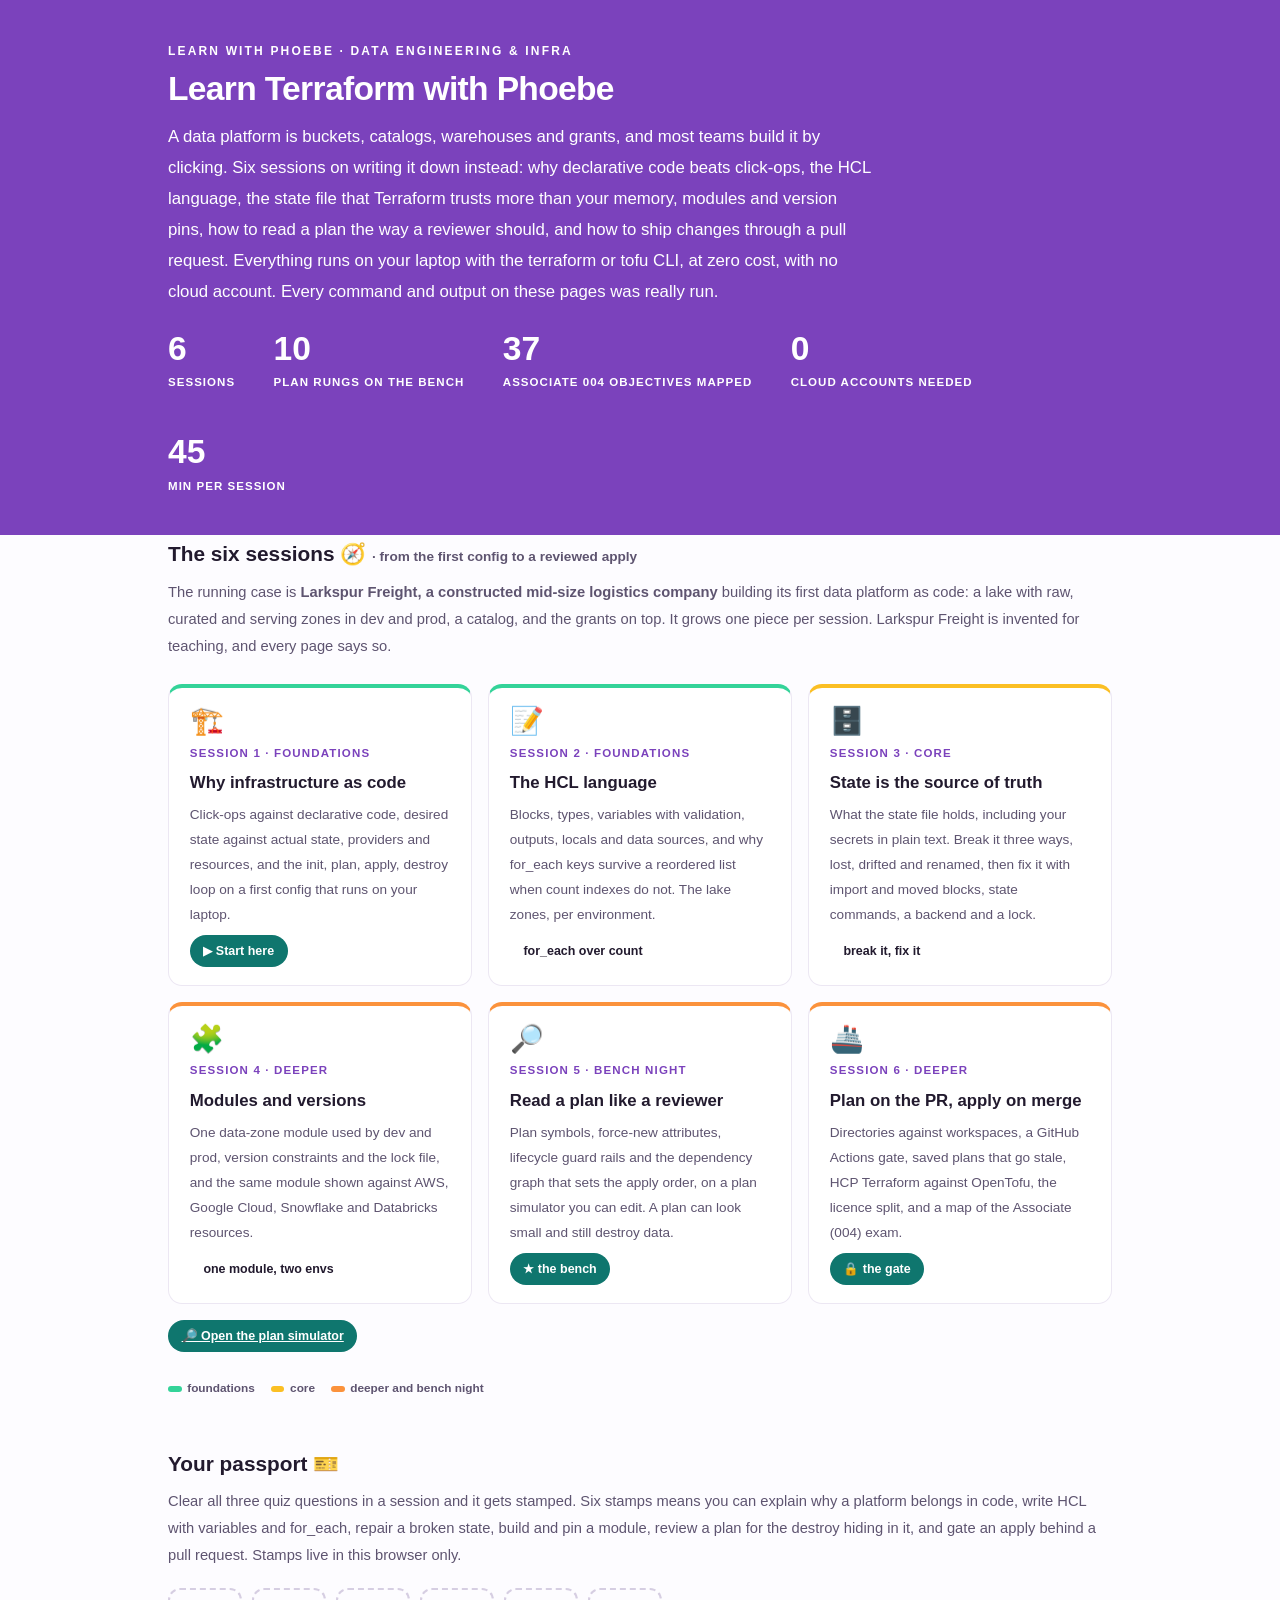
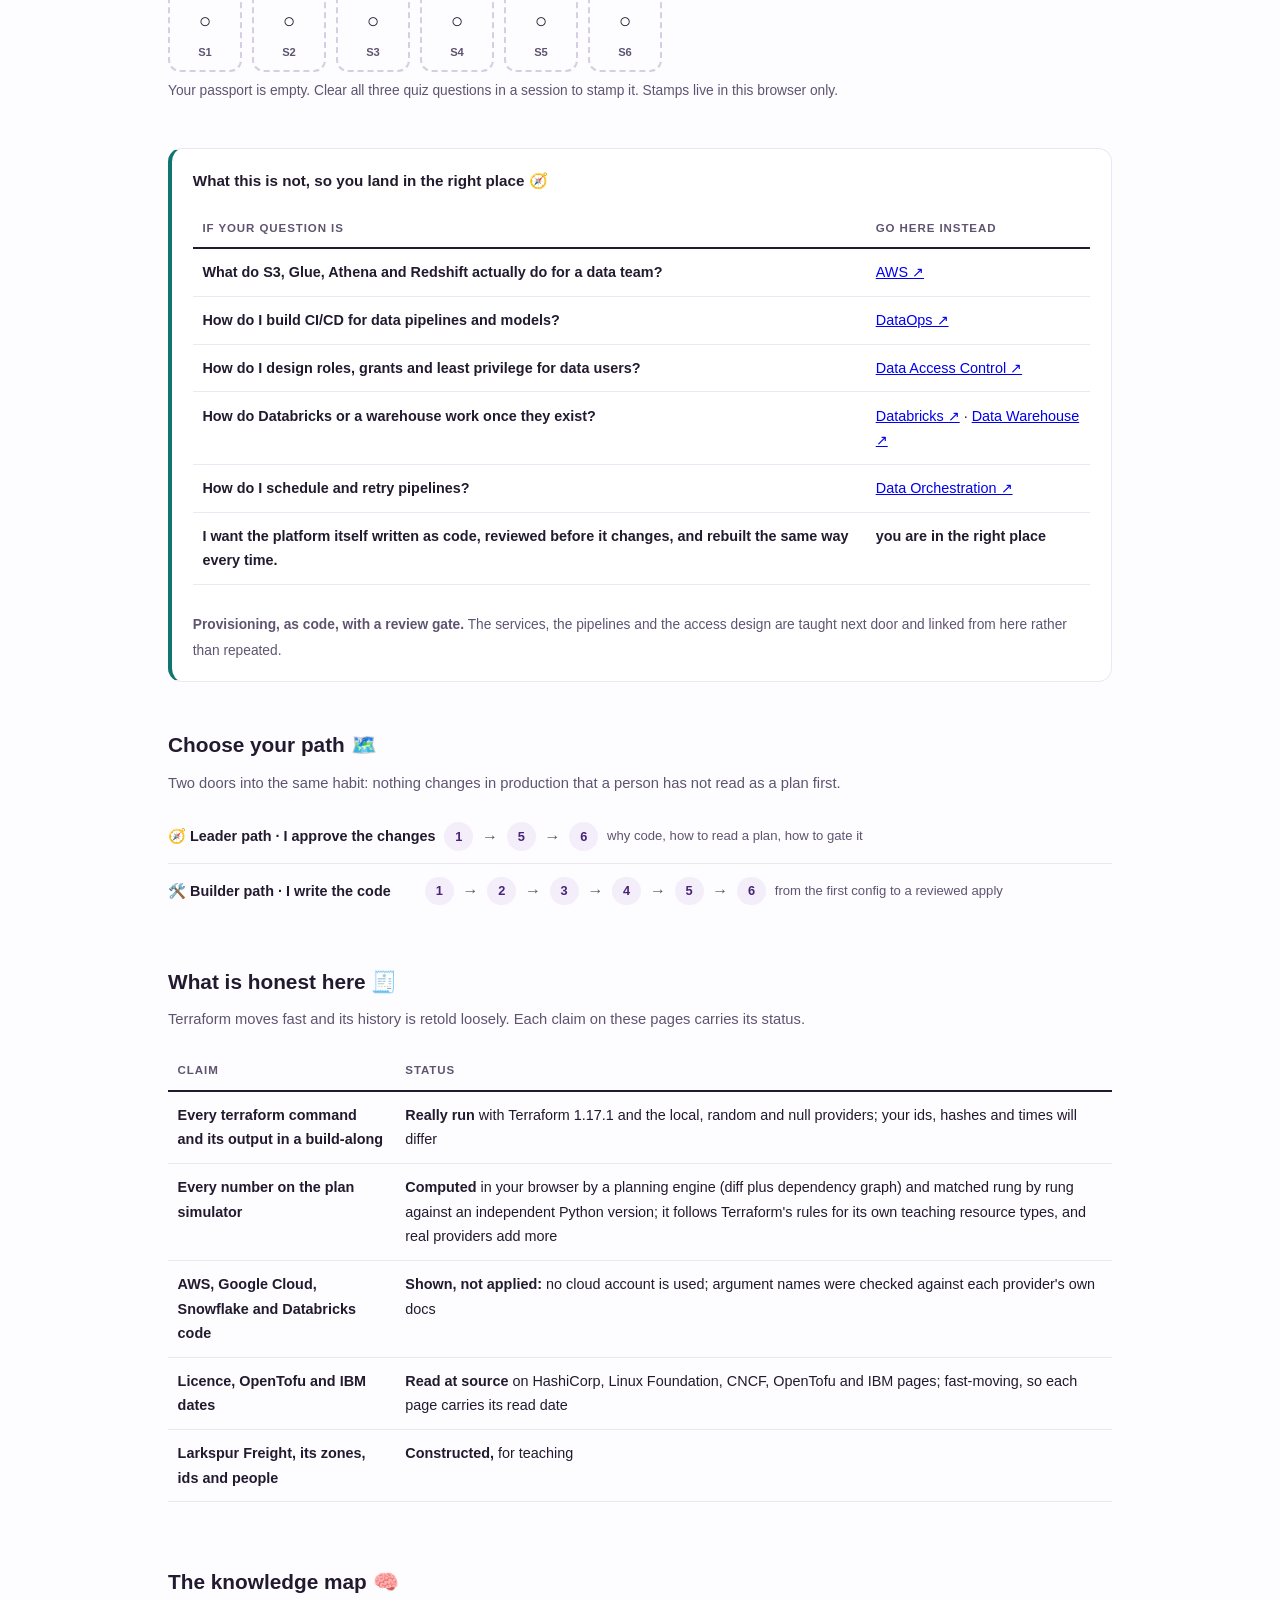
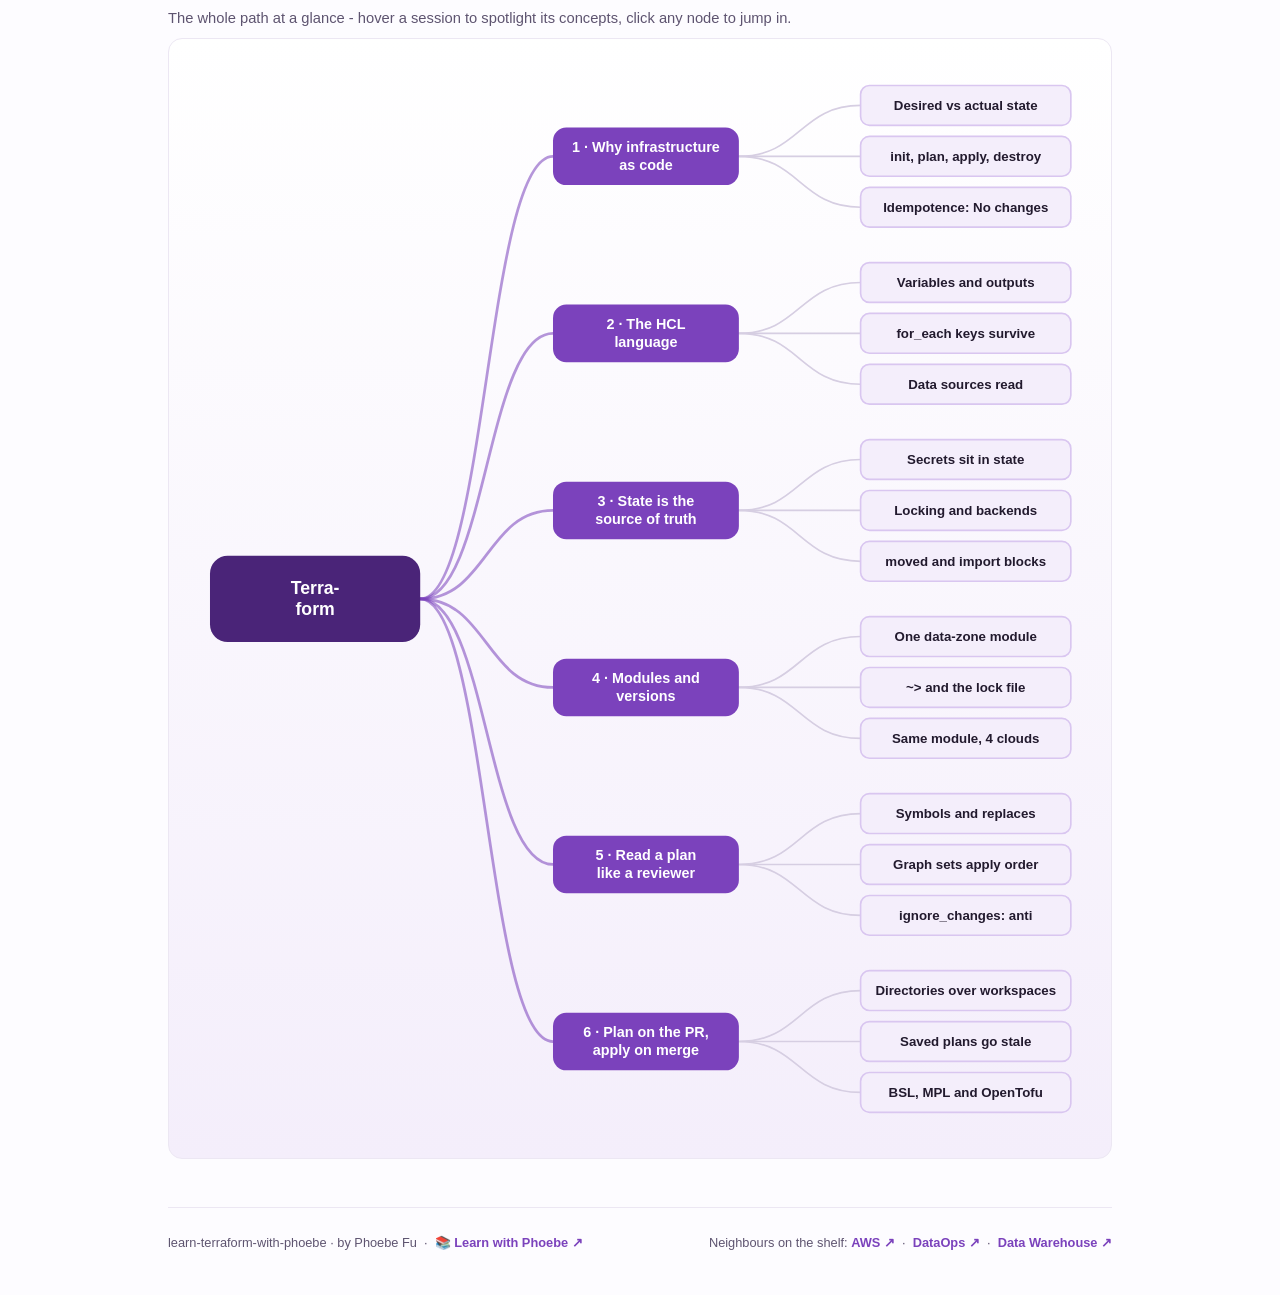
<file: index.html>
<!DOCTYPE html>
<html lang="en">
<head>
<meta charset="UTF-8">
<meta name="viewport" content="width=device-width, initial-scale=1.0">
<!-- social:start -->
<meta name="description" content="Six sessions on Terraform for data leaders and data engineers: why infrastructure as code, the HCL language, state, modules and versions, reading a plan like a reviewer with a live plan simulator, and shipping changes through a pull request. Local only, no cloud account, every command really run. Free, by Phoebe Fu.">
<meta property="og:type" content="website">
<meta property="og:site_name" content="Learn with Phoebe">
<meta property="og:title" content="Learn Terraform with Phoebe">
<meta property="og:description" content="A data platform as code, built on your laptop with no cloud account. Six sessions and a plan simulator that shows how a small-looking plan can still delete a zone full of data.">
<meta property="og:url" content="https://phoebefu6.github.io/learn-terraform-with-phoebe/">
<meta property="og:image" content="https://phoebefu6.github.io/learn-terraform-with-phoebe/assets/og-cover.png">
<meta property="og:image:width" content="1200">
<meta property="og:image:height" content="630">
<meta name="twitter:card" content="summary_large_image">
<meta name="twitter:title" content="Learn Terraform with Phoebe">
<meta name="twitter:description" content="Infrastructure as code for data teams. Six sessions, zero cost, one plan simulator.">
<meta name="twitter:image" content="https://phoebefu6.github.io/learn-terraform-with-phoebe/assets/og-cover.png">
<!-- social:end -->
<title>Learn Terraform with Phoebe</title>
<link rel="stylesheet" href="assets/style.css?v=2">
<style>

  .stats-row { display: flex; gap: 2.4rem; margin-top: 1.5rem; flex-wrap: wrap; }
  .stat b { display: block; font-size: 2.1rem; font-weight: 800; line-height: 1.05; font-variant-numeric: tabular-nums; }
  .stat span { font-size: .72rem; opacity: 1; text-transform: uppercase; letter-spacing: .09em; font-weight: 600; }

  .course-grid { display: grid; grid-template-columns: repeat(auto-fit, minmax(17rem, 1fr)); gap: 1rem; margin-top: 1.5rem; }
  .course-card {
    border: 1px solid var(--hairline);
    border-top: 4px solid var(--diff, var(--indigo));
    border-radius: var(--radius);
    padding: 1.2rem 1.3rem 1.1rem;
    display: flex;
    flex-direction: column;
    gap: .5rem;
    text-decoration: none;
    color: var(--ink);
    background: #fff;
    transition: box-shadow .15s ease, border-color .15s ease, transform .15s ease;
    position: relative;
  }
  .course-card:hover { border-color: var(--indigo-soft); border-top-color: var(--diff, var(--indigo)); box-shadow: 0 8px 28px rgba(var(--shadow-rgb),.16); transform: translateY(-3px); }
  .course-card .cicon { font-size: 1.7rem; line-height: 1; }
  .course-card .cnum { font-size: .72rem; font-weight: 700; color: var(--indigo); text-transform: uppercase; letter-spacing: .1em; }
  .course-card h3 { font-size: 1.05rem; font-weight: 800; line-height: 1.3; }
  .course-card p { font-size: .85rem; color: var(--muted); flex: 1; }
  .course-card .meta { display: flex; gap: .4rem; flex-wrap: wrap; }

  .diff-legend { display: flex; gap: 1rem; margin-top: 1.6rem; font-size: .74rem; color: var(--muted); font-weight: 600; flex-wrap: wrap; }
  .diff-legend i { display: inline-block; width: .85rem; height: .35rem; border-radius: 999px; margin-right: .35rem; vertical-align: middle; }

  .paths { margin-top: 2.6rem; }
  .paths h2 { font-size: 1.3rem; font-weight: 800; margin-bottom: .3rem; }
  .paths .plede { color: var(--muted); font-size: .92rem; margin-bottom: .8rem; }
  .path { display: flex; gap: .55rem; align-items: center; padding: .75rem 0; border-bottom: .5px solid var(--hairline); flex-wrap: wrap; }
  .path:last-child { border-bottom: none; }
  .path b { min-width: 15.5rem; font-size: .9rem; }
  .path .pstep { background: var(--indigo-50); color: var(--indigo-deep); border-radius: 999px; padding: .16rem .68rem; font-weight: 700; font-size: .8rem; text-decoration: none; transition: all .12s ease; }
  .path .pstep:hover { background: var(--indigo); color: #fff; }
  .path .parr { color: var(--muted); font-weight: 700; }

  .mm-section { margin-top: 1.6rem; }
  .mm-section h2 { font-size: 1.3rem; font-weight: 800; margin-bottom: .2rem; }
  .mm-section .mm-lede { color: var(--muted); font-size: .92rem; margin-bottom: .4rem; }
  .mm-wrap { border: 1px solid var(--hairline); border-radius: var(--radius); background: linear-gradient(180deg,#fff,var(--indigo-50)); padding: .6rem; overflow-x: auto; }
  .mm-svg { width: 100%; height: auto; display: block; max-width: 60rem; margin: 0 auto; min-width: 34rem; }
  .mm-link { cursor: pointer; text-decoration: none; }
  .mm-node rect { transition: opacity .15s ease, filter .15s ease; }
  .mm-node text { pointer-events: none; }
  .mm-link:hover .mm-node rect { filter: brightness(1.06); }
  .mm-edge { transition: opacity .15s ease; }

  .not-this { border: 1px solid var(--hairline); border-left: 4px solid var(--clay); border-radius: var(--radius); background: #fff; padding: 1.1rem 1.3rem; margin-top: 1.2rem; }
  .not-this h3 { font-size: .95rem; font-weight: 800; margin-bottom: .5rem; }
</style>
</head>
<body>
<header class="masthead">
  <div class="wrap">
    <div class="eyebrow">Learn with Phoebe · Data Engineering &amp; Infra</div>
    <h1>Learn <span class="accent">Terraform</span> with Phoebe</h1>
    <p class="sub">A data platform is buckets, catalogs, warehouses and grants, and most teams build it by clicking. Six sessions on writing it down instead: why declarative code beats click-ops, the HCL language, the state file that Terraform trusts more than your memory, modules and version pins, how to read a plan the way a reviewer should, and how to ship changes through a pull request. Everything runs on your laptop with the terraform or tofu CLI, at zero cost, with no cloud account. Every command and output on these pages was really run.</p>
    <div class="stats-row">
      <div class="stat"><b data-count="6">6</b><span>sessions</span></div>
      <div class="stat"><b data-count="10">10</b><span>plan rungs on the bench</span></div>
      <div class="stat"><b data-count="37">37</b><span>Associate 004 objectives mapped</span></div>
      <div class="stat"><b data-count="0">0</b><span>cloud accounts needed</span></div>
      <div class="stat"><b data-count="45">45</b><span>min per session</span></div>
    </div>
  </div>
</header>
<main class="wrap">
  <section class="section">
    <div class="paths" style="margin-top:0">
      <h2>The six sessions 🧭 <span style="font-size:.85rem;font-weight:600;color:var(--muted)">· from the first config to a reviewed apply</span></h2>
      <p class="plede">The running case is <strong>Larkspur Freight, a constructed mid-size logistics company</strong> building its first data platform as code: a lake with raw, curated and serving zones in dev and prod, a catalog, and the grants on top. It grows one piece per session. Larkspur Freight is invented for teaching, and every page says so.</p>
    </div>
    <div class="course-grid">
      <a class="course-card" href="courses/01-why-infrastructure-as-code.html" style="--diff:#34D399">
        <span class="cicon">🏗️</span>
        <span class="cnum">Session 1 · foundations</span>
        <h3>Why infrastructure as code</h3>
        <p>Click-ops against declarative code, desired state against actual state, providers and resources, and the init, plan, apply, destroy loop on a first config that runs on your laptop.</p>
        <span class="meta"><span class="pill amber">▶ Start here</span></span>
      </a>
      <a class="course-card" href="courses/02-the-hcl-language.html" style="--diff:#34D399">
        <span class="cicon">📝</span>
        <span class="cnum">Session 2 · foundations</span>
        <h3>The HCL language</h3>
        <p>Blocks, types, variables with validation, outputs, locals and data sources, and why for_each keys survive a reordered list when count indexes do not. The lake zones, per environment.</p>
        <span class="meta"><span class="pill">for_each over count</span></span>
      </a>
      <a class="course-card" href="courses/03-state-is-the-source-of-truth.html" style="--diff:#FBBF24">
        <span class="cicon">🗄️</span>
        <span class="cnum">Session 3 · core</span>
        <h3>State is the source of truth</h3>
        <p>What the state file holds, including your secrets in plain text. Break it three ways, lost, drifted and renamed, then fix it with import and moved blocks, state commands, a backend and a lock.</p>
        <span class="meta"><span class="pill">break it, fix it</span></span>
      </a>
      <a class="course-card" href="courses/04-modules-and-versions.html" style="--diff:#FB923C">
        <span class="cicon">🧩</span>
        <span class="cnum">Session 4 · deeper</span>
        <h3>Modules and versions</h3>
        <p>One data-zone module used by dev and prod, version constraints and the lock file, and the same module shown against AWS, Google Cloud, Snowflake and Databricks resources.</p>
        <span class="meta"><span class="pill">one module, two envs</span></span>
      </a>
      <a class="course-card" href="courses/05-read-a-plan-like-a-reviewer.html" style="--diff:#FB923C">
        <span class="cicon">🔎</span>
        <span class="cnum">Session 5 · bench night</span>
        <h3>Read a plan like a reviewer</h3>
        <p>Plan symbols, force-new attributes, lifecycle guard rails and the dependency graph that sets the apply order, on a plan simulator you can edit. A plan can look small and still destroy data.</p>
        <span class="meta"><span class="pill amber">★ the bench</span></span>
      </a>
      <a class="course-card" href="courses/06-plan-on-pr-apply-on-merge.html" style="--diff:#FB923C">
        <span class="cicon">🚢</span>
        <span class="cnum">Session 6 · deeper</span>
        <h3>Plan on the PR, apply on merge</h3>
        <p>Directories against workspaces, a GitHub Actions gate, saved plans that go stale, HCP Terraform against OpenTofu, the licence split, and a map of the Associate (004) exam.</p>
        <span class="meta"><span class="pill amber">🔒 the gate</span></span>
      </a>
    </div>
    <p style="margin-top:1rem"><a class="pill amber" href="courses/05-read-a-plan-like-a-reviewer.html#bench">🔎 Open the plan simulator</a></p>
    <div class="diff-legend">
      <span><i style="background:#34D399"></i>foundations</span>
      <span><i style="background:#FBBF24"></i>core</span>
      <span><i style="background:#FB923C"></i>deeper and bench night</span>
    </div>
  </section>
  <section class="section">
    <div class="paths" style="margin-top:0">
      <h2>Your passport 🎫</h2>
      <p class="plede">Clear all three quiz questions in a session and it gets stamped. Six stamps means you can explain why a platform belongs in code, write HCL with variables and for_each, repair a broken state, build and pin a module, review a plan for the destroy hiding in it, and gate an apply behind a pull request. Stamps live in this browser only.</p>
    </div>
    <div class="pp-strip"></div>
  </section>
  <section class="section">
    <div class="not-this">
      <h3>What this is not, so you land in the right place 🧭</h3>
      <table class="clean">
        <tr><th>If your question is</th><th>Go here instead</th></tr>
        <tr><td>What do S3, Glue, Athena and Redshift actually do for a data team?</td><td><a href="https://phoebefu6.github.io/learn-aws-with-phoebe/">AWS ↗</a></td></tr>
        <tr><td>How do I build CI/CD for data pipelines and models?</td><td><a href="https://phoebefu6.github.io/learn-dataops-with-phoebe/">DataOps ↗</a></td></tr>
        <tr><td>How do I design roles, grants and least privilege for data users?</td><td><a href="https://phoebefu6.github.io/learn-data-access-control-with-phoebe/">Data Access Control ↗</a></td></tr>
        <tr><td>How do Databricks or a warehouse work once they exist?</td><td><a href="https://phoebefu6.github.io/learn-databricks-with-phoebe/">Databricks ↗</a> · <a href="https://phoebefu6.github.io/learn-data-warehouse-with-phoebe/">Data Warehouse ↗</a></td></tr>
        <tr><td>How do I schedule and retry pipelines?</td><td><a href="https://phoebefu6.github.io/learn-data-orchestration-with-phoebe/">Data Orchestration ↗</a></td></tr>
        <tr><td><strong>I want the platform itself written as code, reviewed before it changes, and rebuilt the same way every time.</strong></td><td><strong>you are in the right place</strong></td></tr>
      </table>
      <p style="margin-top:.7rem;font-size:.86rem;color:var(--muted)"><strong>Provisioning, as code, with a review gate.</strong> The services, the pipelines and the access design are taught next door and linked from here rather than repeated.</p>
    </div>
  </section>
  <section class="section">
    <div class="paths">
      <h2>Choose your path 🗺️</h2>
      <p class="plede">Two doors into the same habit: nothing changes in production that a person has not read as a plan first.</p>
      <div class="path"><b>🧭 Leader path · I approve the changes</b>
        <a class="pstep" href="courses/01-why-infrastructure-as-code.html">1</a><span class="parr">→</span>
        <a class="pstep" href="courses/05-read-a-plan-like-a-reviewer.html">5</a><span class="parr">→</span>
        <a class="pstep" href="courses/06-plan-on-pr-apply-on-merge.html">6</a>
        <span style="font-size:.82rem;color:var(--muted)">why code, how to read a plan, how to gate it</span>
      </div>
      <div class="path"><b>🛠️ Builder path · I write the code</b>
        <a class="pstep" href="courses/01-why-infrastructure-as-code.html">1</a><span class="parr">→</span>
        <a class="pstep" href="courses/02-the-hcl-language.html">2</a><span class="parr">→</span>
        <a class="pstep" href="courses/03-state-is-the-source-of-truth.html">3</a><span class="parr">→</span>
        <a class="pstep" href="courses/04-modules-and-versions.html">4</a><span class="parr">→</span>
        <a class="pstep" href="courses/05-read-a-plan-like-a-reviewer.html">5</a><span class="parr">→</span>
        <a class="pstep" href="courses/06-plan-on-pr-apply-on-merge.html">6</a>
        <span style="font-size:.82rem;color:var(--muted)">from the first config to a reviewed apply</span>
      </div>
    </div>
  </section>
  <section class="section">
    <div class="paths" style="margin-top:0">
      <h2>What is honest here 🧾</h2>
      <p class="plede">Terraform moves fast and its history is retold loosely. Each claim on these pages carries its status.</p>
    </div>
    <table class="clean">
      <tr><th>Claim</th><th>Status</th></tr>
      <tr><td>Every terraform command and its output in a build-along</td><td><strong>Really run</strong> with Terraform 1.17.1 and the local, random and null providers; your ids, hashes and times will differ</td></tr>
      <tr><td>Every number on the plan simulator</td><td><strong>Computed</strong> in your browser by a planning engine (diff plus dependency graph) and matched rung by rung against an independent Python version; it follows Terraform's rules for its own teaching resource types, and real providers add more</td></tr>
      <tr><td>AWS, Google Cloud, Snowflake and Databricks code</td><td><strong>Shown, not applied:</strong> no cloud account is used; argument names were checked against each provider's own docs</td></tr>
      <tr><td>Licence, OpenTofu and IBM dates</td><td><strong>Read at source</strong> on HashiCorp, Linux Foundation, CNCF, OpenTofu and IBM pages; fast-moving, so each page carries its read date</td></tr>
      <tr><td>Larkspur Freight, its zones, ids and people</td><td><strong>Constructed,</strong> for teaching</td></tr>
    </table>
  </section>
  <section class="section mm-section">
    <h2>The knowledge map 🧠</h2>
    <p class="mm-lede">The whole path at a glance - hover a session to spotlight its concepts, click any node to jump in.</p>
    <div class="mm-wrap"><div id="mindmap"></div></div>
  </section>
  <footer class="pagefoot">
    <span>learn-terraform-with-phoebe · by Phoebe Fu &nbsp;·&nbsp; 📚 <a href="https://phoebefu6.github.io/learn-with-phoebe/">Learn with Phoebe ↗</a></span>
    <span>Neighbours on the shelf: <a href="https://phoebefu6.github.io/learn-aws-with-phoebe/">AWS ↗</a> &nbsp;·&nbsp; <a href="https://phoebefu6.github.io/learn-dataops-with-phoebe/">DataOps ↗</a> &nbsp;·&nbsp; <a href="https://phoebefu6.github.io/learn-data-warehouse-with-phoebe/">Data Warehouse ↗</a></span>
  </footer>
</main>
<script>
window.MINDMAP_DATA = {
 "title": "Terra-\nform",
 "centerColor": "#4A2478",
 "sessions": [
  {
   "label": "Why infrastructure\nas code",
   "href": "courses/01-why-infrastructure-as-code.html",
   "color": "#34D399",
   "concepts": [
    {
     "label": "Desired vs actual state",
     "href": "courses/01-why-infrastructure-as-code.html"
    },
    {
     "label": "init, plan, apply, destroy",
     "href": "courses/01-why-infrastructure-as-code.html"
    },
    {
     "label": "Idempotence: No changes",
     "href": "courses/01-why-infrastructure-as-code.html"
    }
   ]
  },
  {
   "label": "The HCL\nlanguage",
   "href": "courses/02-the-hcl-language.html",
   "color": "#34D399",
   "concepts": [
    {
     "label": "Variables and outputs",
     "href": "courses/02-the-hcl-language.html"
    },
    {
     "label": "for_each keys survive",
     "href": "courses/02-the-hcl-language.html"
    },
    {
     "label": "Data sources read",
     "href": "courses/02-the-hcl-language.html"
    }
   ]
  },
  {
   "label": "State is the\nsource of truth",
   "href": "courses/03-state-is-the-source-of-truth.html",
   "color": "#FBBF24",
   "concepts": [
    {
     "label": "Secrets sit in state",
     "href": "courses/03-state-is-the-source-of-truth.html"
    },
    {
     "label": "Locking and backends",
     "href": "courses/03-state-is-the-source-of-truth.html"
    },
    {
     "label": "moved and import blocks",
     "href": "courses/03-state-is-the-source-of-truth.html"
    }
   ]
  },
  {
   "label": "Modules and\nversions",
   "href": "courses/04-modules-and-versions.html",
   "color": "#FB923C",
   "concepts": [
    {
     "label": "One data-zone module",
     "href": "courses/04-modules-and-versions.html"
    },
    {
     "label": "~> and the lock file",
     "href": "courses/04-modules-and-versions.html"
    },
    {
     "label": "Same module, 4 clouds",
     "href": "courses/04-modules-and-versions.html"
    }
   ]
  },
  {
   "label": "Read a plan\nlike a reviewer",
   "href": "courses/05-read-a-plan-like-a-reviewer.html",
   "color": "#FB923C",
   "concepts": [
    {
     "label": "Symbols and replaces",
     "href": "courses/05-read-a-plan-like-a-reviewer.html"
    },
    {
     "label": "Graph sets apply order",
     "href": "courses/05-read-a-plan-like-a-reviewer.html#bench"
    },
    {
     "label": "ignore_changes: anti",
     "href": "courses/05-read-a-plan-like-a-reviewer.html#bench"
    }
   ]
  },
  {
   "label": "Plan on the PR,\napply on merge",
   "href": "courses/06-plan-on-pr-apply-on-merge.html",
   "color": "#FB923C",
   "concepts": [
    {
     "label": "Directories over workspaces",
     "href": "courses/06-plan-on-pr-apply-on-merge.html"
    },
    {
     "label": "Saved plans go stale",
     "href": "courses/06-plan-on-pr-apply-on-merge.html"
    },
    {
     "label": "BSL, MPL and OpenTofu",
     "href": "courses/06-plan-on-pr-apply-on-merge.html"
    }
   ]
  }
 ]
};
</script>
<script src="assets/mindmap.js?v=1"></script>
<script src="assets/app.js?v=1"></script>
</body>
</html>
</file>
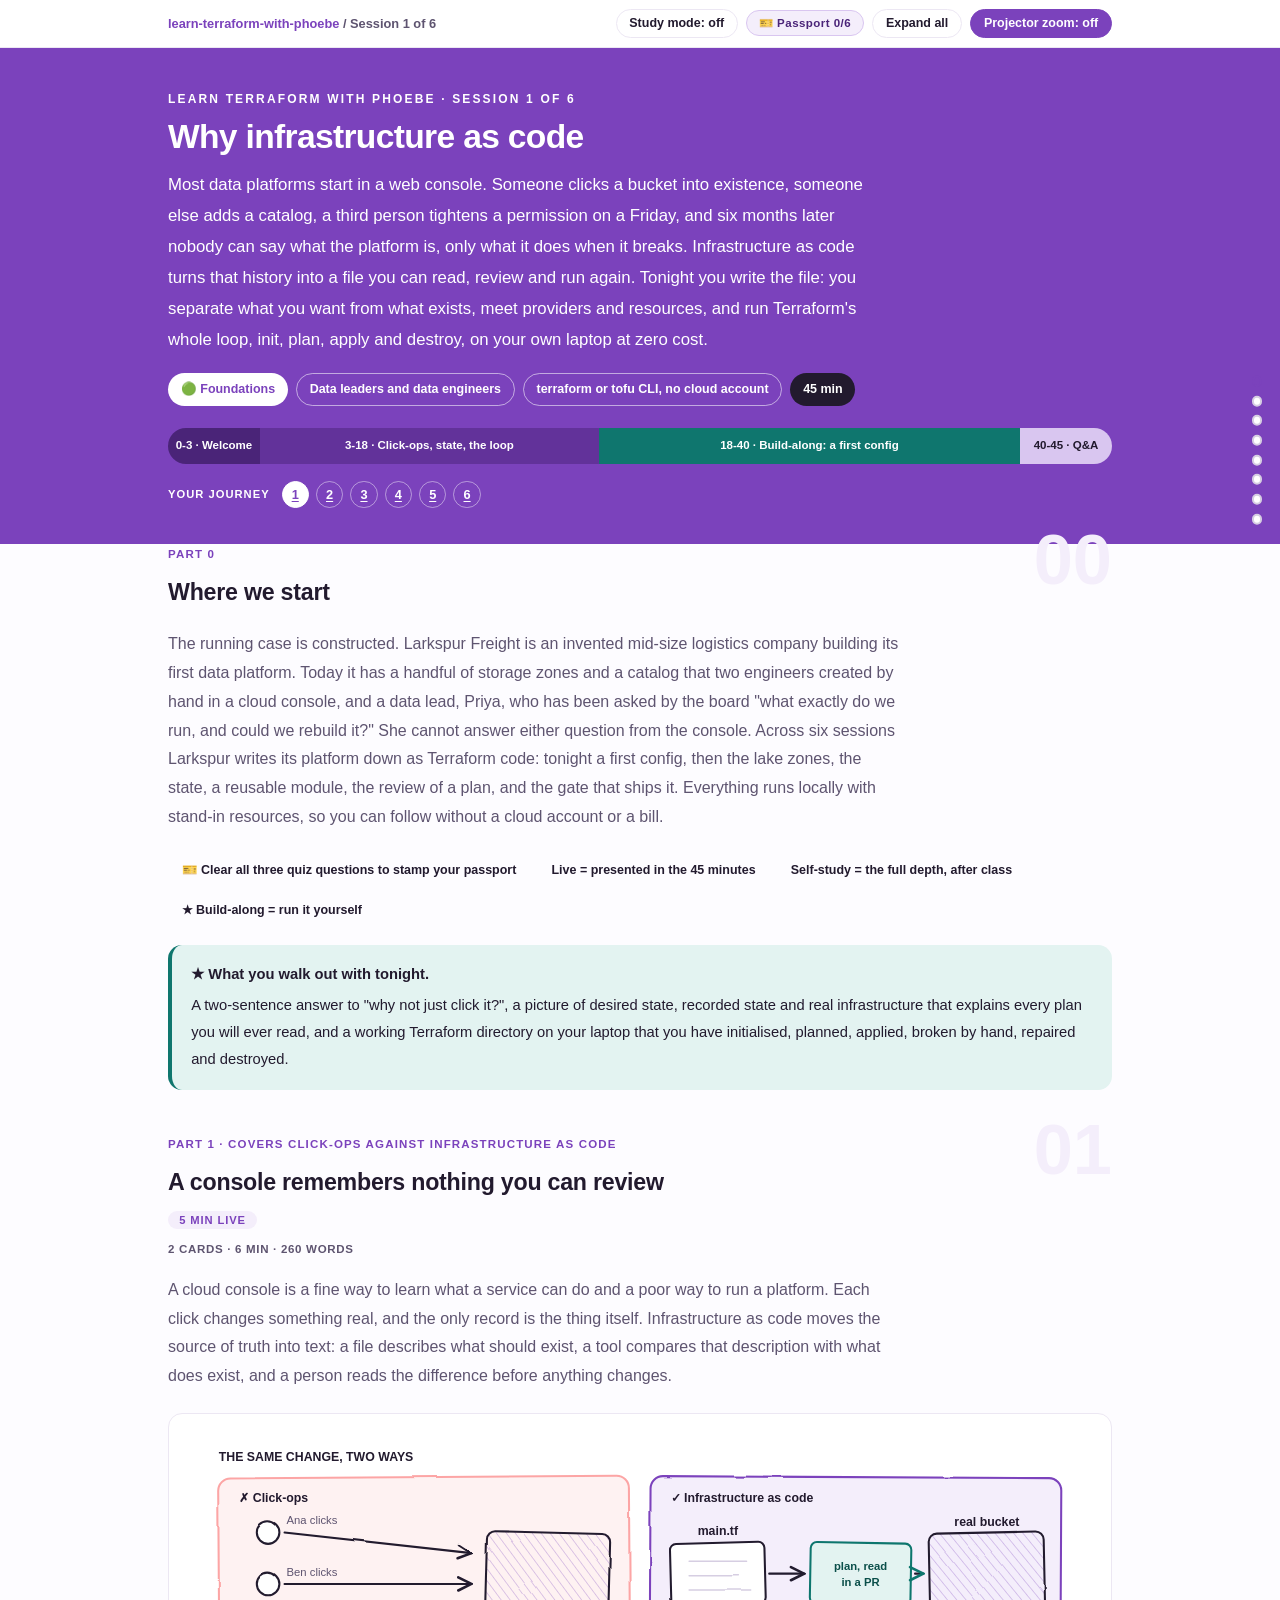
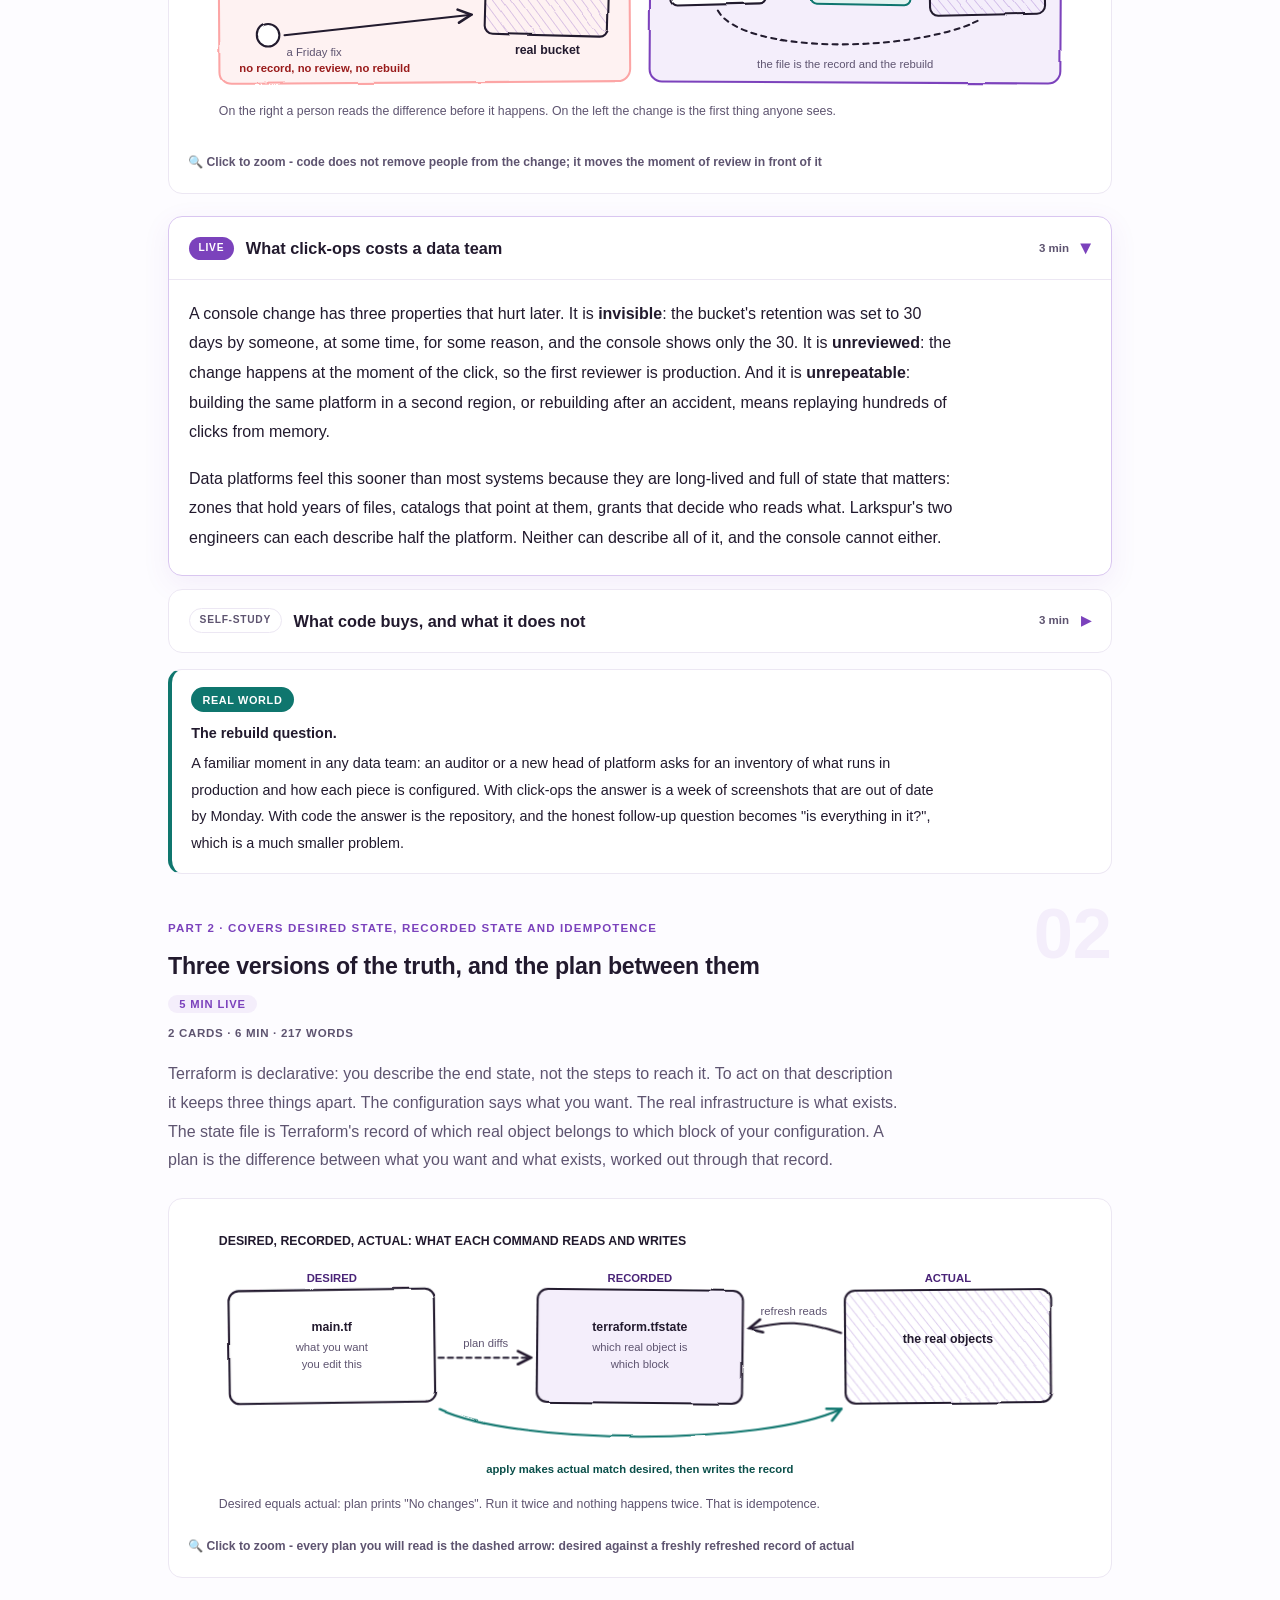
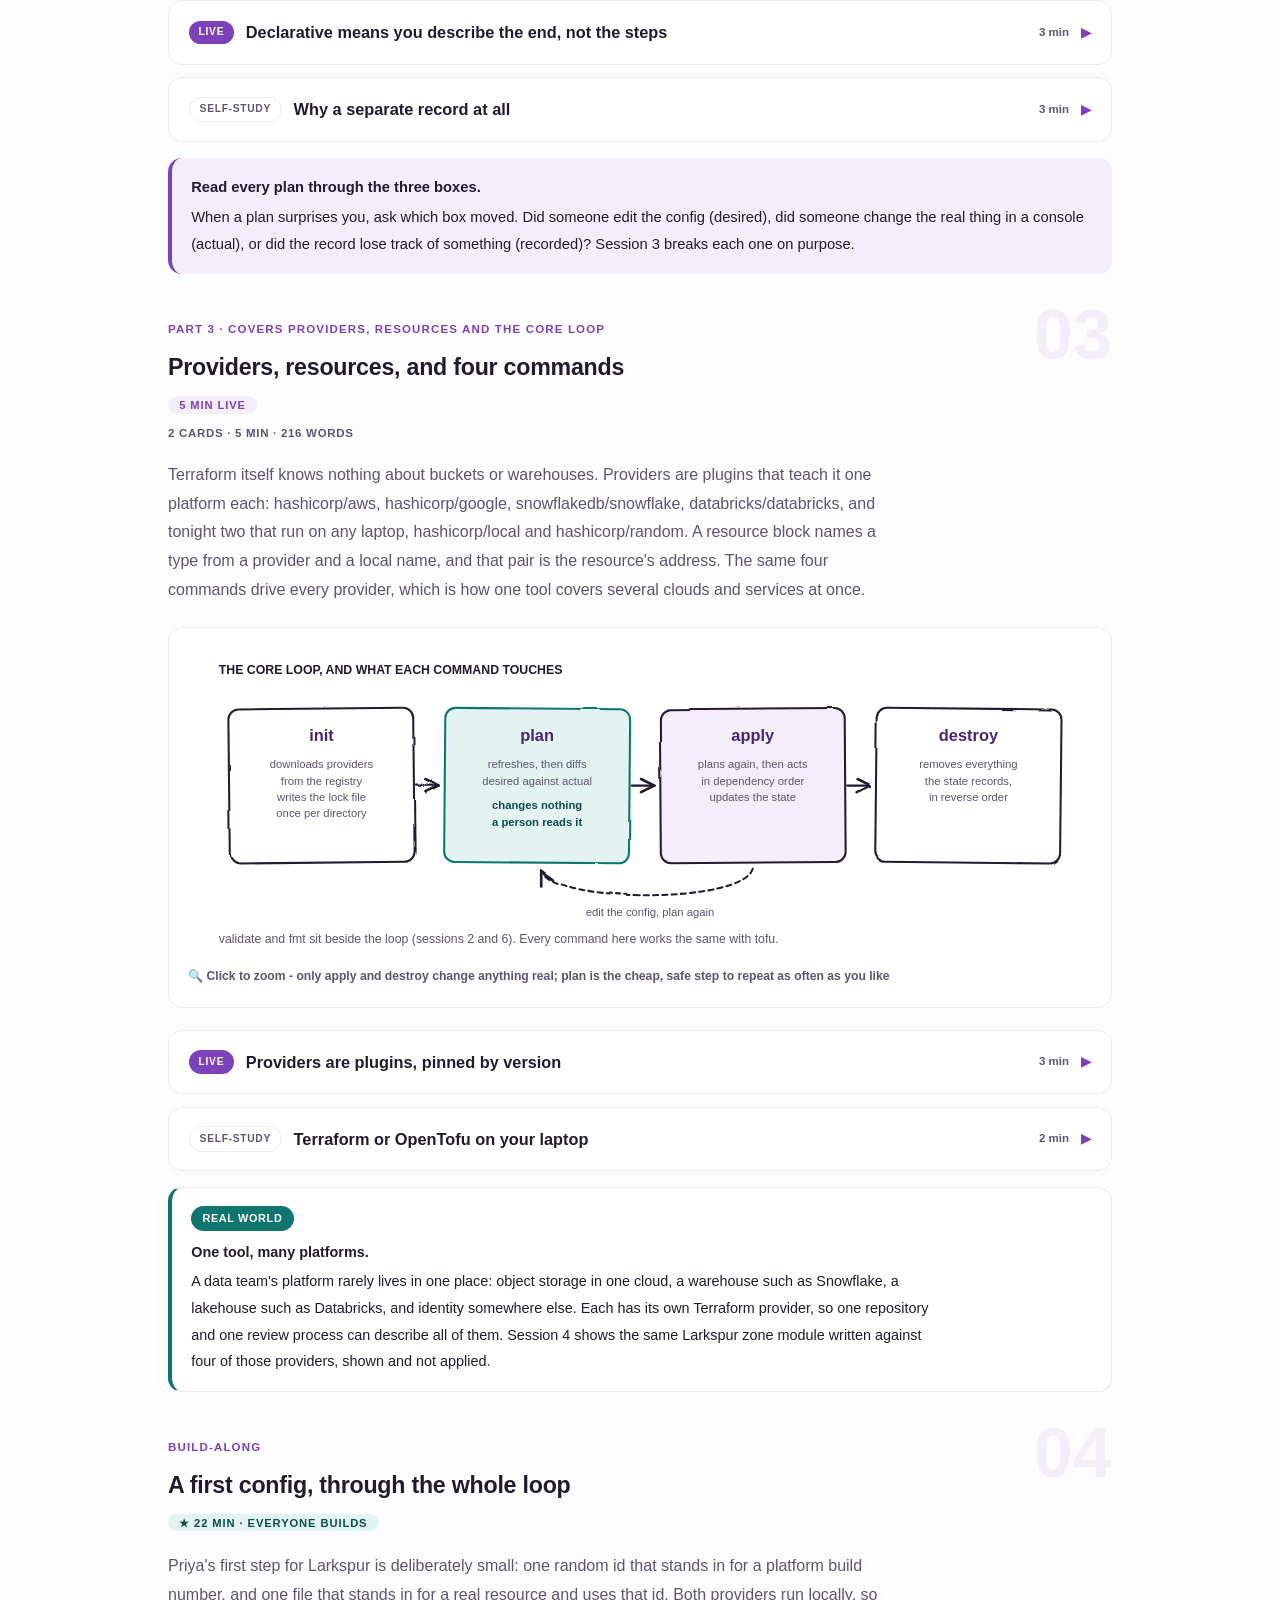
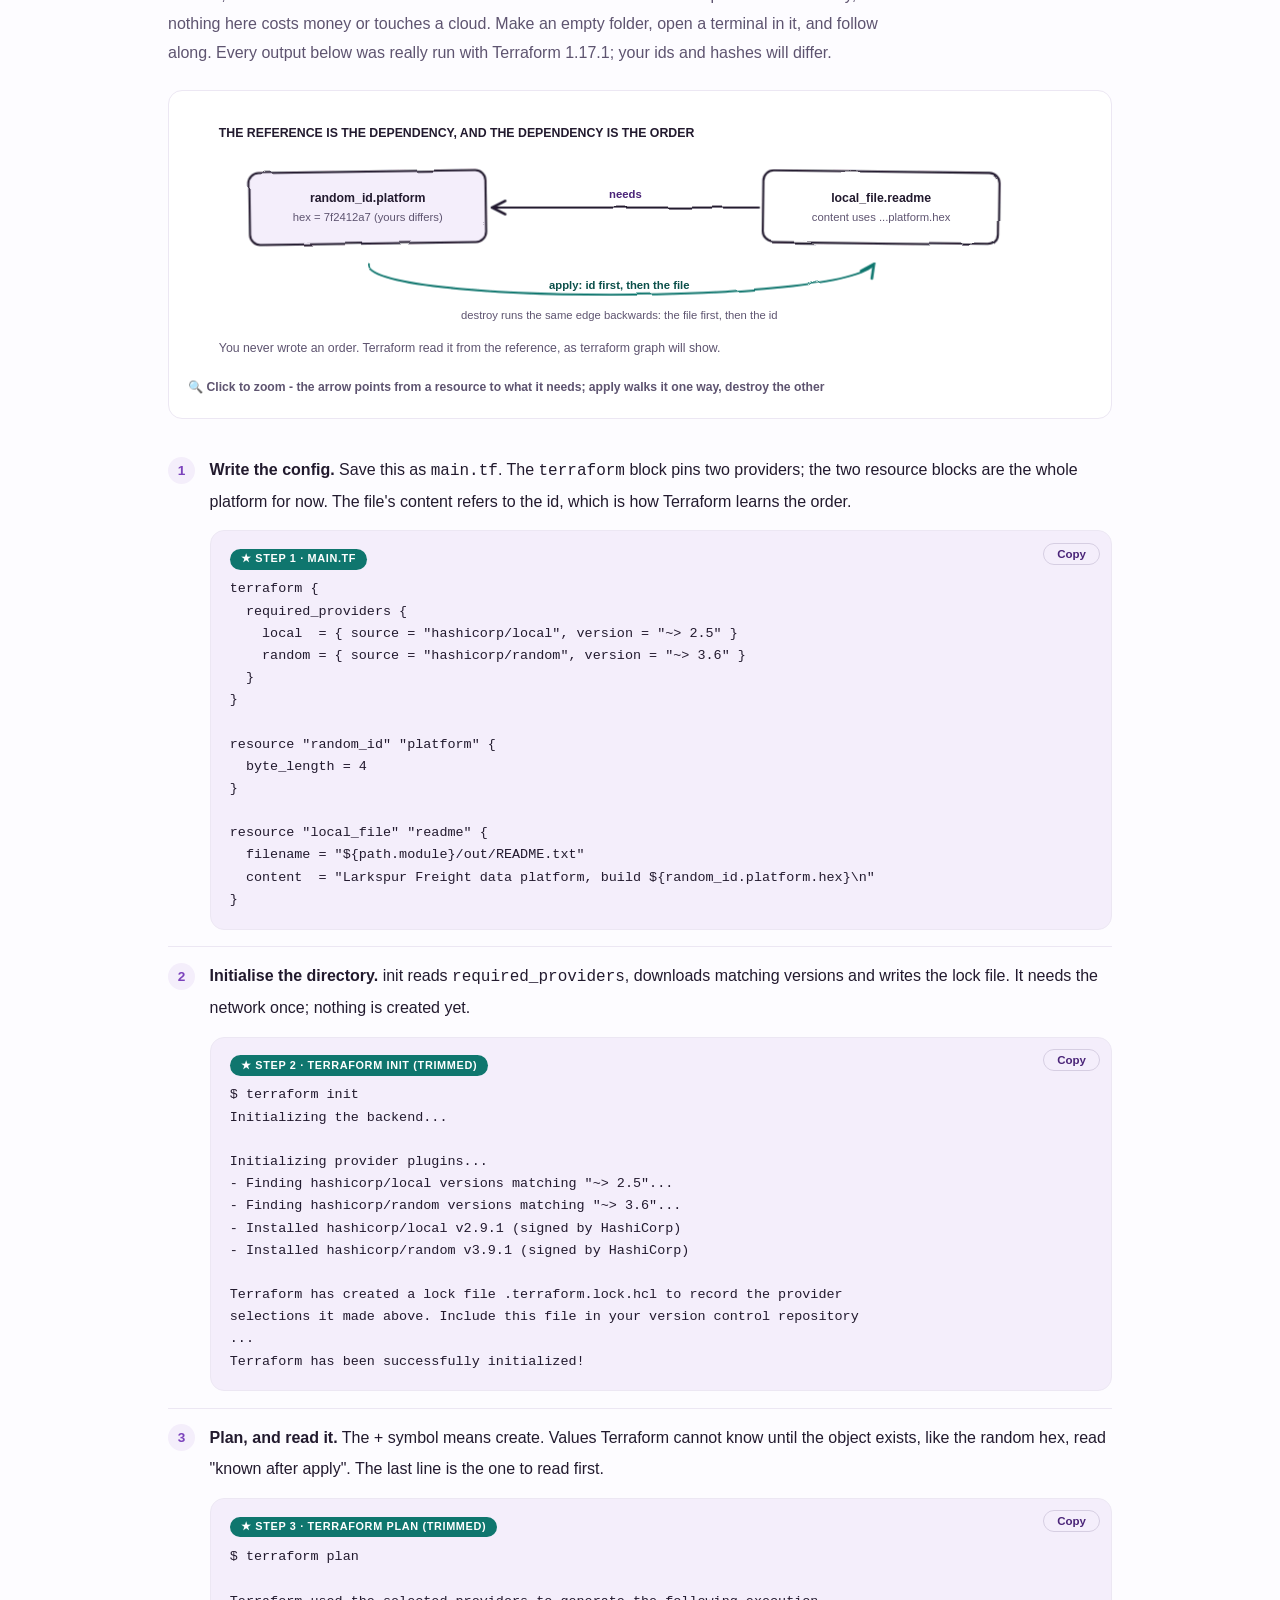
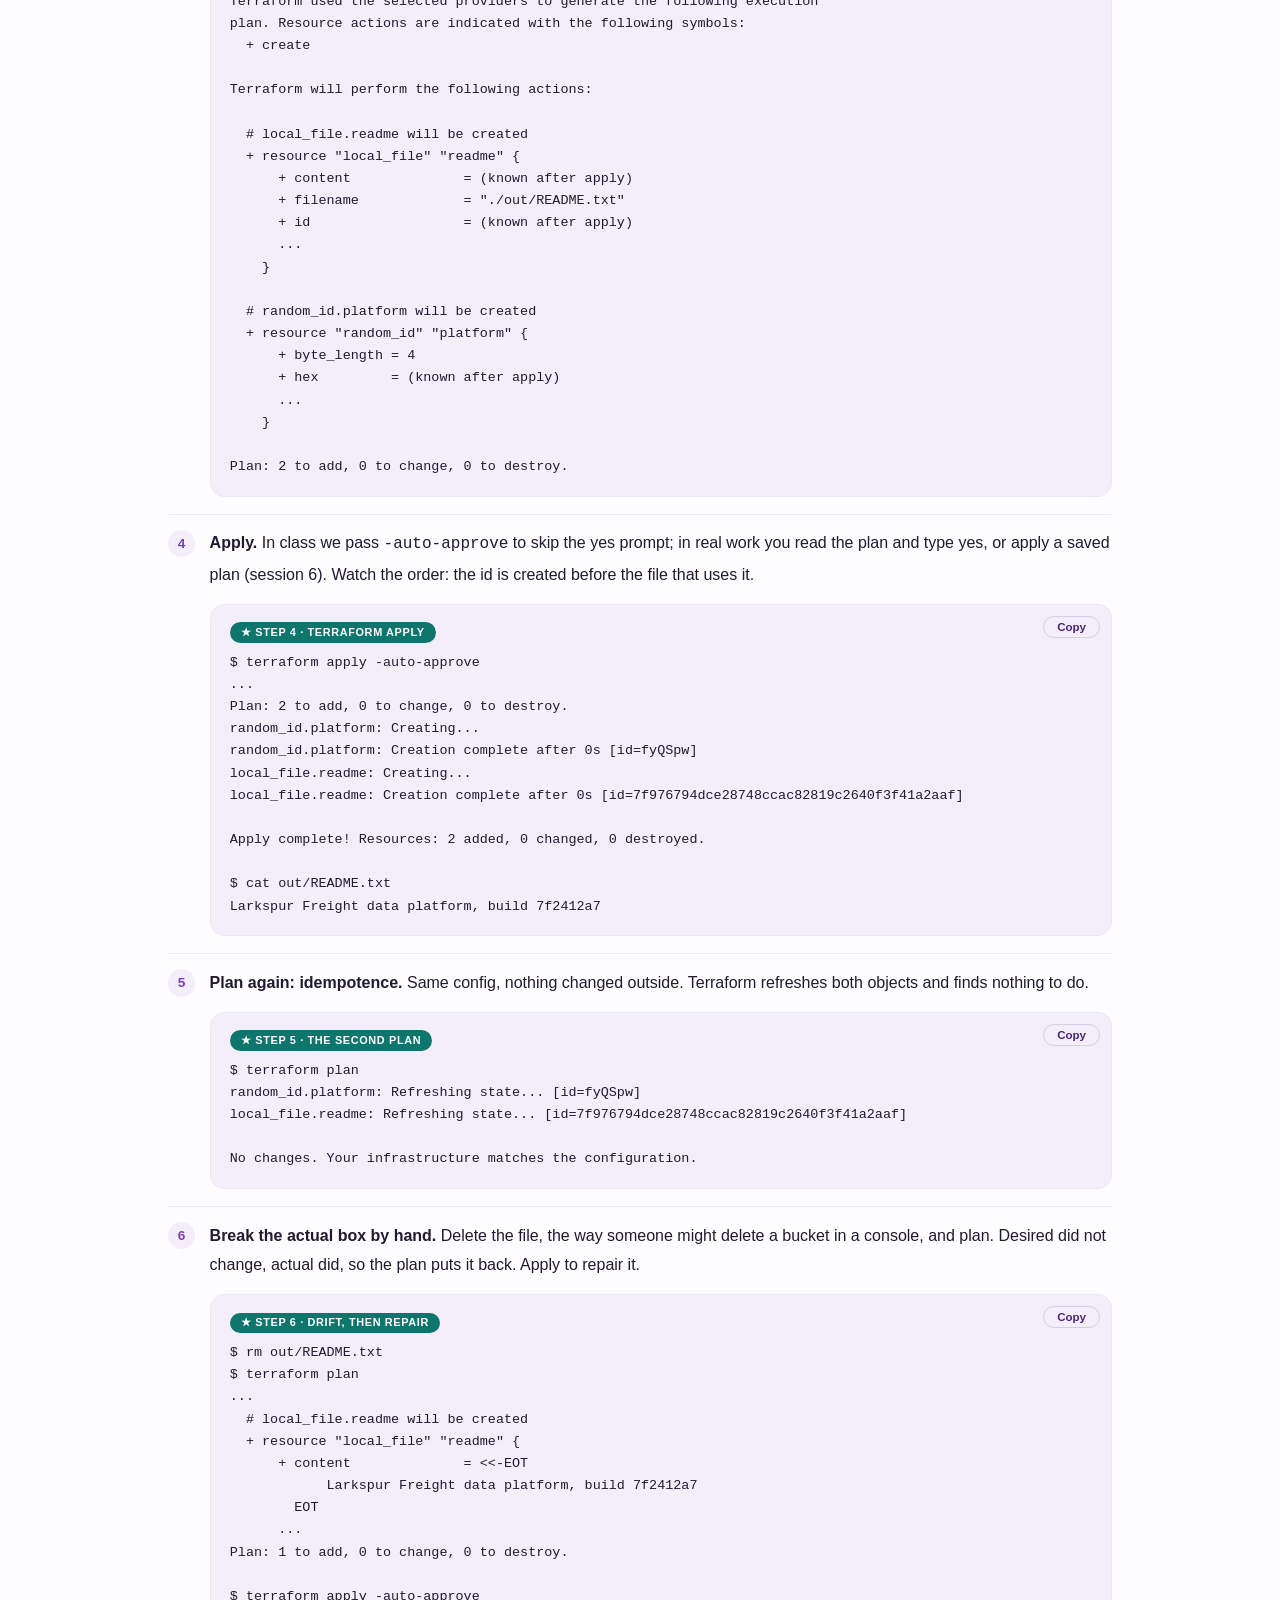
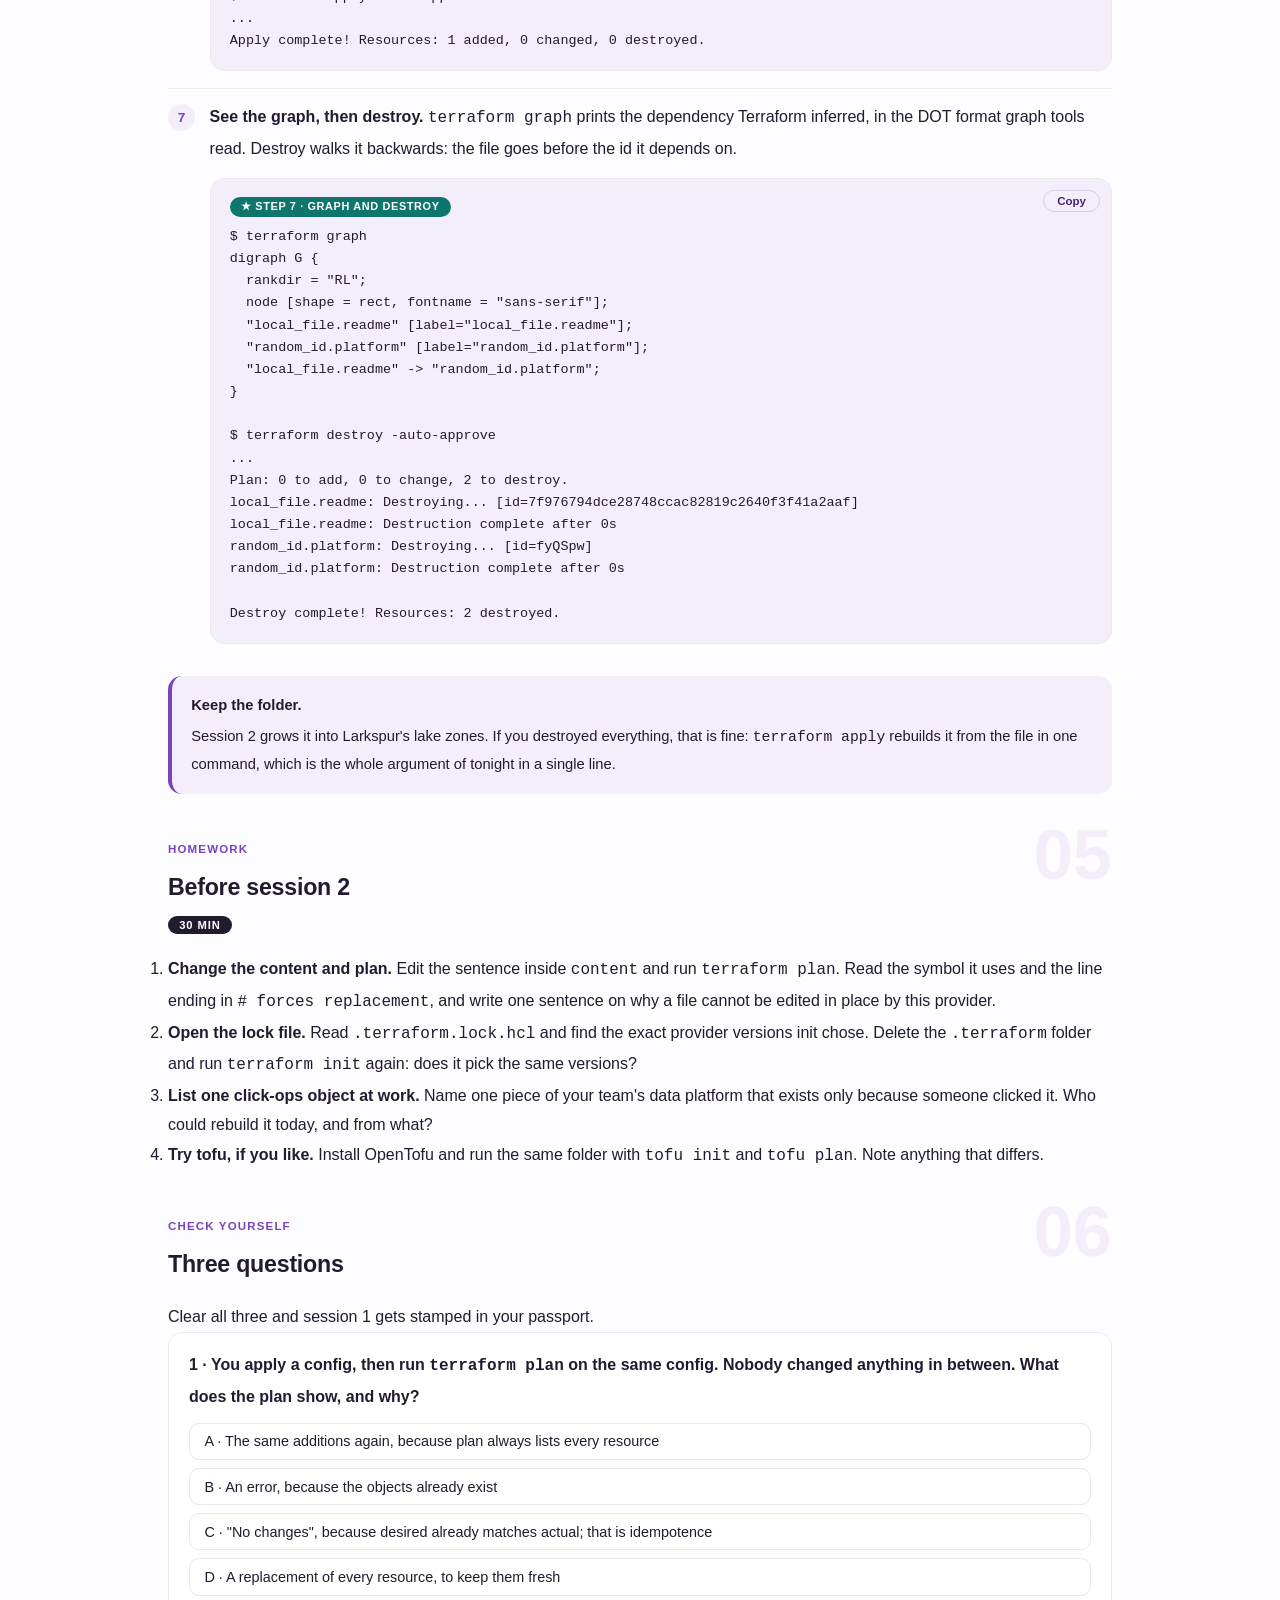
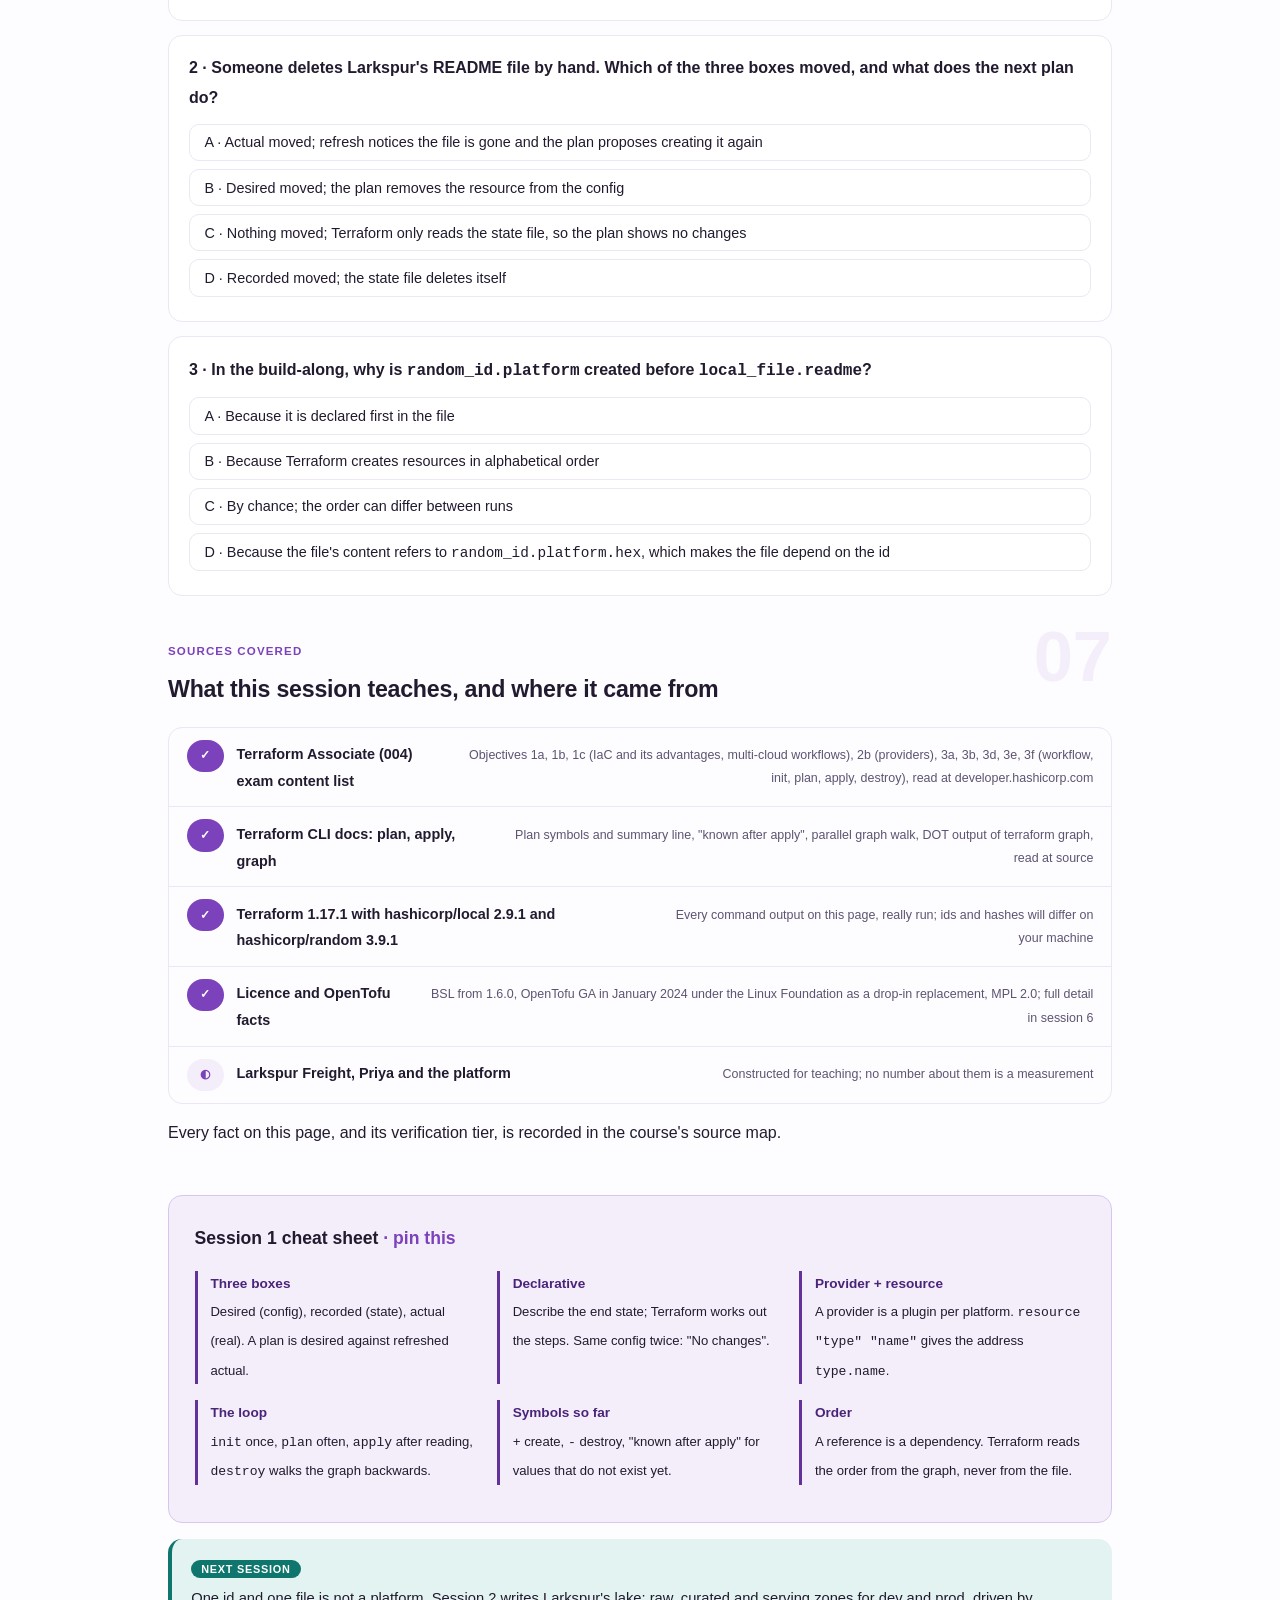
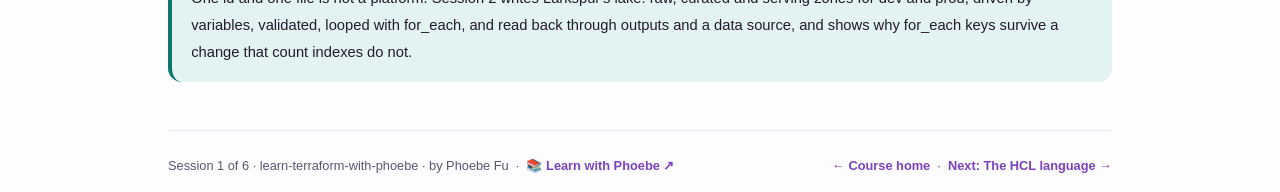
<file: courses/01-why-infrastructure-as-code.html>
<!DOCTYPE html>
<html lang="en">
<head>
<meta charset="UTF-8">
<meta name="viewport" content="width=device-width, initial-scale=1.0">
<!-- social:start -->
<meta name="description" content="Session 1 of 6. Why a data platform belongs in code: click-ops against declarative configuration, desired state against actual state, providers and resources, and the init, plan, apply, destroy loop, run for real on your laptop with no cloud account.">
<meta property="og:type" content="article">
<meta property="og:site_name" content="Learn with Phoebe">
<meta property="og:title" content="Why infrastructure as code - learn terraform with phoebe">
<meta property="og:description" content="Session 1 of 6. Desired state, actual state, and the loop that keeps them equal. A first Terraform config, really run.">
<meta property="og:url" content="https://phoebefu6.github.io/learn-terraform-with-phoebe/courses/01-why-infrastructure-as-code.html">
<meta property="og:image" content="https://phoebefu6.github.io/learn-terraform-with-phoebe/assets/og-cover.png">
<meta property="og:image:width" content="1200">
<meta property="og:image:height" content="630">
<meta name="twitter:card" content="summary_large_image">
<meta name="twitter:title" content="Why infrastructure as code - learn terraform with phoebe">
<meta name="twitter:description" content="Session 1 of 6. Click-ops against code, and the init, plan, apply, destroy loop.">
<meta name="twitter:image" content="https://phoebefu6.github.io/learn-terraform-with-phoebe/assets/og-cover.png">
<!-- social:end -->
<title>Session 1 · Why infrastructure as code - learn terraform with phoebe</title>
<link rel="stylesheet" href="../assets/style.css?v=2">
</head>
<body>

<div class="toolbar">
  <div class="wrap">
    <span class="crumb"><a href="../index.html">learn-terraform-with-phoebe</a> / Session 1 of 6</span>
    <button class="btn" id="toggle-all" type="button">Expand all</button>
    <button class="btn primary" id="zoom-toggle" type="button">Projector zoom: off</button>
  </div>
</div>

<header class="masthead">
  <div class="wrap">
    <div class="eyebrow">Learn Terraform with Phoebe · Session 1 of 6</div>
    <h1>Why infrastructure as <span class="accent">code</span></h1>
    <p class="sub">Most data platforms start in a web console. Someone clicks a bucket into existence, someone else adds a catalog, a third person tightens a permission on a Friday, and six months later nobody can say what the platform is, only what it does when it breaks. Infrastructure as code turns that history into a file you can read, review and run again. Tonight you write the file: you separate what you want from what exists, meet providers and resources, and run Terraform's whole loop, init, plan, apply and destroy, on your own laptop at zero cost.</p>
    <div class="chip-row">
      <span class="chip level">🟢 Foundations</span>
      <span class="chip audience">Data leaders and data engineers</span>
      <span class="chip audience">terraform or tofu CLI, no cloud account</span>
      <span class="chip time">45 min</span>
    </div>
    <div class="agenda">
      <span class="a1" style="flex:1">0-3 · Welcome</span>
      <span class="a2" style="flex:4">3-18 · Click-ops, state, the loop</span>
      <span class="a3" style="flex:5">18-40 · Build-along: a first config</span>
      <span class="a4" style="flex:1">40-45 · Q&amp;A</span>
    </div>
  </div>
</header>

<main class="wrap">

  <section class="section" id="intro">
    <div class="section-kicker">
      <span class="klabel">Part 0</span>
      <h2>Where we start</h2>
    </div>
    <p class="lede">The running case is constructed. Larkspur Freight is an invented mid-size logistics company building its first data platform. Today it has a handful of storage zones and a catalog that two engineers created by hand in a cloud console, and a data lead, Priya, who has been asked by the board "what exactly do we run, and could we rebuild it?" She cannot answer either question from the console. Across six sessions Larkspur writes its platform down as Terraform code: tonight a first config, then the lake zones, the state, a reusable module, the review of a plan, and the gate that ships it. Everything runs locally with stand-in resources, so you can follow without a cloud account or a bill.</p>

    <div class="legend">
      <span class="pill">🎫 Clear all three quiz questions to stamp your passport</span>
      <span class="pill">Live = presented in the 45 minutes</span>
      <span class="pill">Self-study = the full depth, after class</span>
      <span class="pill">★ Build-along = run it yourself</span>
    </div>

    <div class="callout win">
      <p><strong>★ What you walk out with tonight.</strong> A two-sentence answer to "why not just click it?", a picture of desired state, recorded state and real infrastructure that explains every plan you will ever read, and a working Terraform directory on your laptop that you have initialised, planned, applied, broken by hand, repaired and destroyed.</p>
    </div>
  </section>

  <section class="section" id="part-1">
    <div class="section-kicker">
      <span class="klabel">Part 1 · covers click-ops against infrastructure as code</span>
      <h2>A console remembers nothing you can review</h2>
      <span class="tag concept">5 min live</span>
    </div>
    <p class="lede">A cloud console is a fine way to learn what a service can do and a poor way to run a platform. Each click changes something real, and the only record is the thing itself. Infrastructure as code moves the source of truth into text: a file describes what should exist, a tool compares that description with what does exist, and a person reads the difference before anything changes.</p>

    <figure class="zoomable">
      <svg viewBox="0 0 880 300" xmlns="http://www.w3.org/2000/svg" role="img" aria-label="Two panels. Left, click-ops: three people click in a console, each click changes a real bucket directly, and there is no record and no review between the click and the change. Right, infrastructure as code: a config file goes through a pull request where a person reads the plan, then the tool applies it to the real platform, and the file is the record.">
        <defs>
          <filter id="w1aSk" x="-3%" y="-3%" width="106%" height="106%"><feTurbulence type="fractalNoise" baseFrequency="0.02" numOctaves="2" seed="11" result="n"/><feDisplacementMap in="SourceGraphic" in2="n" scale="2.4" xChannelSelector="R" yChannelSelector="G"/></filter>
          <pattern id="w1aHc" patternUnits="userSpaceOnUse" width="7" height="7" patternTransform="rotate(-38)"><line x1="0" y1="0" x2="0" y2="7" stroke="#7B42BC" stroke-width="1" opacity=".5"/></pattern>
          <marker id="w1aAr" viewBox="0 0 10 10" refX="9" refY="5" markerWidth="8" markerHeight="8" orient="auto"><path d="M1 1 L9 5 L1 9" fill="none" stroke="#221A2E" stroke-width="1.6" stroke-linecap="round"/></marker>
          <marker id="w1aAt" viewBox="0 0 10 10" refX="9" refY="5" markerWidth="8" markerHeight="8" orient="auto"><path d="M1 1 L9 5 L1 9" fill="none" stroke="#0F766E" stroke-width="1.6" stroke-linecap="round"/></marker>
        </defs>
        <style>
          .w1aH { font: 800 12px Inter, sans-serif; fill: #221A2E; }
          .w1aL { font: 600 12px Inter, sans-serif; fill: #221A2E; }
          .w1aS { font: 400 11px Inter, sans-serif; fill: #5E5470; }
          .w1aB { font: 800 11px Inter, sans-serif; fill: #0B4F4A; }
          .w1aR { font: 800 11px Inter, sans-serif; fill: #991B1B; }
          .w1aN { font: 400 12px Inter, sans-serif; fill: #5E5470; }
        </style>

        <text class="w1aH" x="30" y="26">THE SAME CHANGE, TWO WAYS</text>

        <g filter="url(#w1aSk)" fill="none" stroke="#221A2E" stroke-width="2" stroke-linecap="round" stroke-linejoin="round">
          <rect x="30" y="42" width="400" height="200" rx="12" transform="rotate(-0.4 230 142)" fill="#FEF2F2" stroke="#FCA5A5"/>
          <circle cx="78" cy="96" r="11" fill="#FFFFFF"/>
          <circle cx="78" cy="146" r="11" fill="#FFFFFF"/>
          <circle cx="78" cy="196" r="11" fill="#FFFFFF"/>
          <path d="M94 96 L276 116" marker-end="url(#w1aAr)"/>
          <path d="M94 146 L276 146" marker-end="url(#w1aAr)"/>
          <path d="M94 196 L276 176" marker-end="url(#w1aAr)"/>
          <rect x="290" y="96" width="120" height="100" rx="8" transform="rotate(1.5 350 146)" fill="url(#w1aHc)"/>
          <rect x="450" y="42" width="400" height="200" rx="12" transform="rotate(0.3 650 142)" fill="#F4EEFB" stroke="#7B42BC"/>
          <rect x="470" y="106" width="92" height="60" rx="6" transform="rotate(-1.5 516 136)" fill="#FFFFFF"/>
          <path d="M488 124 L544 124 M488 138 L536 138 M488 152 L548 152" stroke="#D6CEE2" stroke-width="1.4"/>
          <path d="M566 136 L600 136" marker-end="url(#w1aAr)"/>
          <rect x="606" y="106" width="98" height="60" rx="6" transform="rotate(1 655 136)" fill="#E3F3F1" stroke="#0F766E"/>
          <path d="M708 136 L716 136" marker-end="url(#w1aAt)"/>
          <rect x="722" y="96" width="112" height="80" rx="8" transform="rotate(-1.2 778 136)" fill="url(#w1aHc)"/>
          <path d="M516 172 C540 214 700 214 770 182" stroke-dasharray="5 5"/>
        </g>

        <text class="w1aL" x="50" y="66">✗ Click-ops</text>
        <text class="w1aS" x="96" y="88">Ana clicks</text>
        <text class="w1aS" x="96" y="138">Ben clicks</text>
        <text class="w1aS" x="96" y="216">a Friday fix</text>
        <text class="w1aL" x="350" y="214" text-anchor="middle">real bucket</text>
        <text class="w1aR" x="50" y="232">no record, no review, no rebuild</text>
        <text class="w1aL" x="470" y="66">✓ Infrastructure as code</text>
        <text class="w1aL" x="516" y="98" text-anchor="middle">main.tf</text>
        <text class="w1aB" x="655" y="132" text-anchor="middle">plan, read</text>
        <text class="w1aB" x="655" y="148" text-anchor="middle">in a PR</text>
        <text class="w1aL" x="778" y="90" text-anchor="middle">real bucket</text>
        <text class="w1aS" x="640" y="228" text-anchor="middle">the file is the record and the rebuild</text>

        <text class="w1aN" x="30" y="274">On the right a person reads the difference before it happens. On the left the change is the first thing anyone sees.</text>
      </svg>
      <figcaption>🔍 Click to zoom - code does not remove people from the change; it moves the moment of review in front of it</figcaption>
    </figure>

    <details class="card" open>
      <summary><span class="mode live">Live</span>What click-ops costs a data team<span class="mini">3 min</span><span class="caret">▶</span></summary>
      <div class="body">
        <p>A console change has three properties that hurt later. It is <strong>invisible</strong>: the bucket's retention was set to 30 days by someone, at some time, for some reason, and the console shows only the 30. It is <strong>unreviewed</strong>: the change happens at the moment of the click, so the first reviewer is production. And it is <strong>unrepeatable</strong>: building the same platform in a second region, or rebuilding after an accident, means replaying hundreds of clicks from memory.</p>
        <p>Data platforms feel this sooner than most systems because they are long-lived and full of state that matters: zones that hold years of files, catalogs that point at them, grants that decide who reads what. Larkspur's two engineers can each describe half the platform. Neither can describe all of it, and the console cannot either.</p>
      </div>
    </details>

    <details class="card">
      <summary><span class="mode self">Self-study</span>What code buys, and what it does not<span class="mini">3 min</span><span class="caret">▶</span></summary>
      <div class="body">
        <p>Written as code, the platform gains what software already has: version history (who changed retention, when, and the pull request that says why), review before change, the same definition reused for dev and prod, and a rebuild that is a command rather than an archaeology project. HashiCorp's own exam objectives open with exactly this: explain what IaC is and the advantages of IaC patterns.</p>
        <p>It does not make a change safe by itself. A config can describe a terrible platform precisely, and a plan nobody reads protects nobody. Session 5 is about reading plans well, and session 6 about making sure one is always read. Code also does not cover everything: an object created in the console stays outside Terraform until someone imports it, which session 3 shows.</p>
      </div>
    </details>

    <div class="callout example">
      <span class="ex-pill">Real world</span>
      <p><strong>The rebuild question.</strong> A familiar moment in any data team: an auditor or a new head of platform asks for an inventory of what runs in production and how each piece is configured. With click-ops the answer is a week of screenshots that are out of date by Monday. With code the answer is the repository, and the honest follow-up question becomes "is everything in it?", which is a much smaller problem.</p>
    </div>
  </section>

  <section class="section" id="part-2">
    <div class="section-kicker">
      <span class="klabel">Part 2 · covers desired state, recorded state and idempotence</span>
      <h2>Three versions of the truth, and the plan between them</h2>
      <span class="tag concept">5 min live</span>
    </div>
    <p class="lede">Terraform is declarative: you describe the end state, not the steps to reach it. To act on that description it keeps three things apart. The configuration says what you want. The real infrastructure is what exists. The state file is Terraform's record of which real object belongs to which block of your configuration. A plan is the difference between what you want and what exists, worked out through that record.</p>

    <figure class="zoomable">
      <svg viewBox="0 0 880 300" xmlns="http://www.w3.org/2000/svg" role="img" aria-label="Three boxes. Desired: the configuration, main.tf. Recorded: the state file, terraform.tfstate. Actual: the real objects. Refresh reads actual into recorded. Plan compares desired with refreshed recorded and lists the difference. Apply makes actual match desired and writes the new record. When desired equals actual, plan says No changes, which is idempotence.">
        <defs>
          <filter id="w1bSk" x="-3%" y="-3%" width="106%" height="106%"><feTurbulence type="fractalNoise" baseFrequency="0.02" numOctaves="2" seed="23" result="n"/><feDisplacementMap in="SourceGraphic" in2="n" scale="2.4" xChannelSelector="R" yChannelSelector="G"/></filter>
          <pattern id="w1bHc" patternUnits="userSpaceOnUse" width="7" height="7" patternTransform="rotate(-38)"><line x1="0" y1="0" x2="0" y2="7" stroke="#7B42BC" stroke-width="1" opacity=".5"/></pattern>
          <marker id="w1bAr" viewBox="0 0 10 10" refX="9" refY="5" markerWidth="8" markerHeight="8" orient="auto"><path d="M1 1 L9 5 L1 9" fill="none" stroke="#221A2E" stroke-width="1.6" stroke-linecap="round"/></marker>
          <marker id="w1bAt" viewBox="0 0 10 10" refX="9" refY="5" markerWidth="8" markerHeight="8" orient="auto"><path d="M1 1 L9 5 L1 9" fill="none" stroke="#0F766E" stroke-width="1.6" stroke-linecap="round"/></marker>
        </defs>
        <style>
          .w1bH { font: 800 12px Inter, sans-serif; fill: #221A2E; }
          .w1bL { font: 600 12px Inter, sans-serif; fill: #221A2E; }
          .w1bS { font: 400 11px Inter, sans-serif; fill: #5E5470; }
          .w1bB { font: 800 11px Inter, sans-serif; fill: #0B4F4A; }
          .w1bA { font: 700 11px Inter, sans-serif; fill: #4A2478; }
          .w1bN { font: 400 12px Inter, sans-serif; fill: #5E5470; }
        </style>

        <text class="w1bH" x="30" y="26">DESIRED, RECORDED, ACTUAL: WHAT EACH COMMAND READS AND WRITES</text>

        <g filter="url(#w1bSk)" fill="none" stroke="#221A2E" stroke-width="2" stroke-linecap="round" stroke-linejoin="round">
          <rect x="40" y="70" width="200" height="110" rx="10" transform="rotate(-0.8 140 125)" fill="#FFFFFF"/>
          <rect x="340" y="70" width="200" height="110" rx="10" transform="rotate(0.6 440 125)" fill="#F4EEFB"/>
          <rect x="640" y="70" width="200" height="110" rx="10" transform="rotate(-0.5 740 125)" fill="url(#w1bHc)"/>
          <path d="M636 112 C600 100 580 100 546 108" marker-end="url(#w1bAr)"/>
          <path d="M244 186 C320 222 560 222 636 186" stroke="#0F766E" marker-end="url(#w1bAt)"/>
          <path d="M244 136 L334 136" stroke-dasharray="5 4" marker-end="url(#w1bAr)"/>
        </g>

        <text class="w1bA" x="140" y="62" text-anchor="middle">DESIRED</text>
        <text class="w1bL" x="140" y="110" text-anchor="middle">main.tf</text>
        <text class="w1bS" x="140" y="130" text-anchor="middle">what you want</text>
        <text class="w1bS" x="140" y="146" text-anchor="middle">you edit this</text>
        <text class="w1bA" x="440" y="62" text-anchor="middle">RECORDED</text>
        <text class="w1bL" x="440" y="110" text-anchor="middle">terraform.tfstate</text>
        <text class="w1bS" x="440" y="130" text-anchor="middle">which real object is</text>
        <text class="w1bS" x="440" y="146" text-anchor="middle">which block</text>
        <text class="w1bA" x="740" y="62" text-anchor="middle">ACTUAL</text>
        <text class="w1bL" x="740" y="122" text-anchor="middle">the real objects</text>
        <text class="w1bS" x="590" y="94" text-anchor="middle">refresh reads</text>
        <text class="w1bS" x="290" y="126" text-anchor="middle">plan diffs</text>
        <text class="w1bB" x="440" y="248" text-anchor="middle">apply makes actual match desired, then writes the record</text>

        <text class="w1bN" x="30" y="282">Desired equals actual: plan prints "No changes". Run it twice and nothing happens twice. That is idempotence.</text>
      </svg>
      <figcaption>🔍 Click to zoom - every plan you will read is the dashed arrow: desired against a freshly refreshed record of actual</figcaption>
    </figure>

    <details class="card">
      <summary><span class="mode live">Live</span>Declarative means you describe the end, not the steps<span class="mini">3 min</span><span class="caret">▶</span></summary>
      <div class="body">
        <p>A script says "create a bucket, then set retention to 30". Run it twice and you either get two buckets or an error. A declarative config says "there is a bucket with retention 30". Terraform works out the steps: create it if it is missing, change retention if it differs, do nothing if it already matches. The second run of the same config does nothing, and says so. That property, idempotence, is what makes it safe to run Terraform again and again in a pipeline.</p>
        <p>You will see it in the build-along tonight: the second <code>terraform plan</code> prints "No changes. Your infrastructure matches the configuration."</p>
      </div>
    </details>

    <details class="card">
      <summary><span class="mode self">Self-study</span>Why a separate record at all<span class="mini">3 min</span><span class="caret">▶</span></summary>
      <div class="body">
        <p>Terraform cannot simply look at the cloud and guess which bucket is "the raw zone in your config". Many objects look alike, and names can change. The state file binds each resource address in your config, such as <code>local_file.readme</code>, to one real object and its id. Before every plan Terraform refreshes that record by asking the provider what the object looks like now, then compares your config against the refreshed record.</p>
        <p>That record is powerful and easy to damage, which is why session 3 is spent entirely on it: what it holds (including secrets in plain text), where to keep it, how to lock it, and how to repair it without hand-editing.</p>
      </div>
    </details>

    <div class="callout tip">
      <p><strong>Read every plan through the three boxes.</strong> When a plan surprises you, ask which box moved. Did someone edit the config (desired), did someone change the real thing in a console (actual), or did the record lose track of something (recorded)? Session 3 breaks each one on purpose.</p>
    </div>
  </section>

  <section class="section" id="part-3">
    <div class="section-kicker">
      <span class="klabel">Part 3 · covers providers, resources and the core loop</span>
      <h2>Providers, resources, and four commands</h2>
      <span class="tag concept">5 min live</span>
    </div>
    <p class="lede">Terraform itself knows nothing about buckets or warehouses. Providers are plugins that teach it one platform each: hashicorp/aws, hashicorp/google, snowflakedb/snowflake, databricks/databricks, and tonight two that run on any laptop, hashicorp/local and hashicorp/random. A resource block names a type from a provider and a local name, and that pair is the resource's address. The same four commands drive every provider, which is how one tool covers several clouds and services at once.</p>

    <figure class="zoomable">
      <svg viewBox="0 0 880 300" xmlns="http://www.w3.org/2000/svg" role="img" aria-label="The core loop as four stations on a track: init downloads providers from the registry and writes the lock file; plan refreshes and diffs and changes nothing; apply makes the changes and updates state; destroy removes everything the state records. Plan is highlighted in teal as the step where a person reads the change.">
        <defs>
          <filter id="w1cSk" x="-3%" y="-3%" width="106%" height="106%"><feTurbulence type="fractalNoise" baseFrequency="0.02" numOctaves="2" seed="37" result="n"/><feDisplacementMap in="SourceGraphic" in2="n" scale="2.4" xChannelSelector="R" yChannelSelector="G"/></filter>
          <marker id="w1cAr" viewBox="0 0 10 10" refX="9" refY="5" markerWidth="8" markerHeight="8" orient="auto"><path d="M1 1 L9 5 L1 9" fill="none" stroke="#221A2E" stroke-width="1.6" stroke-linecap="round"/></marker>
        </defs>
        <style>
          .w1cH { font: 800 12px Inter, sans-serif; fill: #221A2E; }
          .w1cL { font: 600 12px Inter, sans-serif; fill: #221A2E; }
          .w1cS { font: 400 11px Inter, sans-serif; fill: #5E5470; }
          .w1cB { font: 800 11px Inter, sans-serif; fill: #0B4F4A; }
          .w1cV { font: 800 16px Inter, sans-serif; fill: #4A2478; }
          .w1cN { font: 400 12px Inter, sans-serif; fill: #5E5470; }
        </style>

        <text class="w1cH" x="30" y="26">THE CORE LOOP, AND WHAT EACH COMMAND TOUCHES</text>

        <g filter="url(#w1cSk)" fill="none" stroke="#221A2E" stroke-width="2" stroke-linecap="round" stroke-linejoin="round">
          <rect x="40" y="60" width="180" height="150" rx="10" transform="rotate(-0.6 130 135)" fill="#FFFFFF"/>
          <rect x="250" y="60" width="180" height="150" rx="10" transform="rotate(0.5 340 135)" fill="#E3F3F1" stroke="#0F766E"/>
          <rect x="460" y="60" width="180" height="150" rx="10" transform="rotate(-0.4 550 135)" fill="#F4EEFB"/>
          <rect x="670" y="60" width="180" height="150" rx="10" transform="rotate(0.6 760 135)" fill="#FFFFFF"/>
          <path d="M222 135 L244 135" marker-end="url(#w1cAr)"/>
          <path d="M432 135 L454 135" marker-end="url(#w1cAr)"/>
          <path d="M642 135 L664 135" marker-end="url(#w1cAr)"/>
          <path d="M550 216 C540 250 360 250 344 218" stroke-dasharray="5 4" marker-end="url(#w1cAr)"/>
        </g>

        <text class="w1cV" x="130" y="92" text-anchor="middle">init</text>
        <text class="w1cS" x="130" y="118" text-anchor="middle">downloads providers</text>
        <text class="w1cS" x="130" y="134" text-anchor="middle">from the registry</text>
        <text class="w1cS" x="130" y="150" text-anchor="middle">writes the lock file</text>
        <text class="w1cS" x="130" y="166" text-anchor="middle">once per directory</text>
        <text class="w1cV" x="340" y="92" text-anchor="middle">plan</text>
        <text class="w1cS" x="340" y="118" text-anchor="middle">refreshes, then diffs</text>
        <text class="w1cS" x="340" y="134" text-anchor="middle">desired against actual</text>
        <text class="w1cB" x="340" y="158" text-anchor="middle">changes nothing</text>
        <text class="w1cB" x="340" y="174" text-anchor="middle">a person reads it</text>
        <text class="w1cV" x="550" y="92" text-anchor="middle">apply</text>
        <text class="w1cS" x="550" y="118" text-anchor="middle">plans again, then acts</text>
        <text class="w1cS" x="550" y="134" text-anchor="middle">in dependency order</text>
        <text class="w1cS" x="550" y="150" text-anchor="middle">updates the state</text>
        <text class="w1cV" x="760" y="92" text-anchor="middle">destroy</text>
        <text class="w1cS" x="760" y="118" text-anchor="middle">removes everything</text>
        <text class="w1cS" x="760" y="134" text-anchor="middle">the state records,</text>
        <text class="w1cS" x="760" y="150" text-anchor="middle">in reverse order</text>
        <text class="w1cS" x="450" y="262" text-anchor="middle">edit the config, plan again</text>

        <text class="w1cN" x="30" y="288">validate and fmt sit beside the loop (sessions 2 and 6). Every command here works the same with tofu.</text>
      </svg>
      <figcaption>🔍 Click to zoom - only apply and destroy change anything real; plan is the cheap, safe step to repeat as often as you like</figcaption>
    </figure>

    <details class="card">
      <summary><span class="mode live">Live</span>Providers are plugins, pinned by version<span class="mini">3 min</span><span class="caret">▶</span></summary>
      <div class="body">
        <p>A <code>required_providers</code> block says which providers the config needs, where they come from and which versions are acceptable. <code>terraform init</code> finds a matching version in the public registry, downloads it into the hidden <code>.terraform</code> folder, and records the exact version and checksums it chose in <code>.terraform.lock.hcl</code>. HashiCorp's own advice, printed by init itself, is to commit that lock file so everyone and every pipeline gets the same provider. Session 4 covers version constraints and the lock file properly.</p>
        <p>A resource block then uses a type from a provider: <code>resource "local_file" "readme"</code> has type <code>local_file</code> from hashicorp/local and local name <code>readme</code>. Its address, <code>local_file.readme</code>, is how plans, state and every later command refer to it.</p>
      </div>
    </details>

    <details class="card">
      <summary><span class="mode self">Self-study</span>Terraform or OpenTofu on your laptop<span class="mini">2 min</span><span class="caret">▶</span></summary>
      <div class="body">
        <p>Two command-line tools read the same configuration language. Terraform is HashiCorp's, now owned by IBM, under the Business Source License since version 1.6.0. OpenTofu is the open-source fork under the Linux Foundation, released as a drop-in replacement in January 2024 and licensed MPL 2.0. For every build-along on these pages either works: type <code>tofu</code> where the page says <code>terraform</code>. Session 6 explains the split and what it means for a data team choosing one.</p>
        <p>The outputs on these pages were produced by Terraform 1.17.1. Install it from HashiCorp's download page, or OpenTofu from opentofu.org, and check with <code>terraform version</code> or <code>tofu version</code>.</p>
      </div>
    </details>

    <div class="callout example">
      <span class="ex-pill">Real world</span>
      <p><strong>One tool, many platforms.</strong> A data team's platform rarely lives in one place: object storage in one cloud, a warehouse such as Snowflake, a lakehouse such as Databricks, and identity somewhere else. Each has its own Terraform provider, so one repository and one review process can describe all of them. Session 4 shows the same Larkspur zone module written against four of those providers, shown and not applied.</p>
    </div>
  </section>

  <section class="section" id="demo-1">
    <div class="section-kicker">
      <span class="klabel">Build-along</span>
      <h2>A first config, through the whole loop</h2>
      <span class="tag demo">★ 22 min · everyone builds</span>
    </div>
    <p class="lede">Priya's first step for Larkspur is deliberately small: one random id that stands in for a platform build number, and one file that stands in for a real resource and uses that id. Both providers run locally, so nothing here costs money or touches a cloud. Make an empty folder, open a terminal in it, and follow along. Every output below was really run with Terraform 1.17.1; your ids and hashes will differ.</p>

    <figure class="zoomable">
      <svg viewBox="0 0 880 250" xmlns="http://www.w3.org/2000/svg" role="img" aria-label="Two resources. local_file.readme uses random_id.platform.hex in its content, so an arrow from the file points to the id it needs. Apply creates random_id.platform first, then local_file.readme. Destroy goes the other way: the file first, then the id.">
        <defs>
          <filter id="w1dSk" x="-3%" y="-3%" width="106%" height="106%"><feTurbulence type="fractalNoise" baseFrequency="0.02" numOctaves="2" seed="41" result="n"/><feDisplacementMap in="SourceGraphic" in2="n" scale="2.4" xChannelSelector="R" yChannelSelector="G"/></filter>
          <marker id="w1dAr" viewBox="0 0 10 10" refX="9" refY="5" markerWidth="8" markerHeight="8" orient="auto"><path d="M1 1 L9 5 L1 9" fill="none" stroke="#221A2E" stroke-width="1.6" stroke-linecap="round"/></marker>
          <marker id="w1dAt" viewBox="0 0 10 10" refX="9" refY="5" markerWidth="8" markerHeight="8" orient="auto"><path d="M1 1 L9 5 L1 9" fill="none" stroke="#0F766E" stroke-width="1.6" stroke-linecap="round"/></marker>
        </defs>
        <style>
          .w1dH { font: 800 12px Inter, sans-serif; fill: #221A2E; }
          .w1dL { font: 600 12px Inter, sans-serif; fill: #221A2E; }
          .w1dS { font: 400 11px Inter, sans-serif; fill: #5E5470; }
          .w1dB { font: 800 11px Inter, sans-serif; fill: #0B4F4A; }
          .w1dA { font: 700 11px Inter, sans-serif; fill: #4A2478; }
          .w1dN { font: 400 12px Inter, sans-serif; fill: #5E5470; }
        </style>

        <text class="w1dH" x="30" y="26">THE REFERENCE IS THE DEPENDENCY, AND THE DEPENDENCY IS THE ORDER</text>

        <g filter="url(#w1dSk)" fill="none" stroke="#221A2E" stroke-width="2" stroke-linecap="round" stroke-linejoin="round">
          <rect x="60" y="60" width="230" height="70" rx="10" transform="rotate(-0.8 175 95)" fill="#F4EEFB"/>
          <rect x="560" y="60" width="230" height="70" rx="10" transform="rotate(0.7 675 95)" fill="#FFFFFF"/>
          <path d="M556 95 L296 95" marker-end="url(#w1dAr)"/>
          <path d="M175 150 C175 190 640 190 668 150" stroke="#0F766E" marker-end="url(#w1dAt)"/>
        </g>

        <text class="w1dL" x="175" y="90" text-anchor="middle">random_id.platform</text>
        <text class="w1dS" x="175" y="108" text-anchor="middle">hex = 7f2412a7 (yours differs)</text>
        <text class="w1dL" x="675" y="90" text-anchor="middle">local_file.readme</text>
        <text class="w1dS" x="675" y="108" text-anchor="middle">content uses ...platform.hex</text>
        <text class="w1dA" x="426" y="86" text-anchor="middle">needs</text>
        <text class="w1dB" x="420" y="174" text-anchor="middle">apply: id first, then the file</text>
        <text class="w1dS" x="420" y="204" text-anchor="middle">destroy runs the same edge backwards: the file first, then the id</text>

        <text class="w1dN" x="30" y="236">You never wrote an order. Terraform read it from the reference, as terraform graph will show.</text>
      </svg>
      <figcaption>🔍 Click to zoom - the arrow points from a resource to what it needs; apply walks it one way, destroy the other</figcaption>
    </figure>

    <div class="steps">
      <div class="step">
        <p><strong>Write the config.</strong> Save this as <code>main.tf</code>. The <code>terraform</code> block pins two providers; the two resource blocks are the whole platform for now. The file's content refers to the id, which is how Terraform learns the order.</p>
        <div class="prompt-box good"><span class="label">★ Step 1 · main.tf</span>terraform {
  required_providers {
    local  = { source = "hashicorp/local", version = "~&gt; 2.5" }
    random = { source = "hashicorp/random", version = "~&gt; 3.6" }
  }
}

resource "random_id" "platform" {
  byte_length = 4
}

resource "local_file" "readme" {
  filename = "${path.module}/out/README.txt"
  content  = "Larkspur Freight data platform, build ${random_id.platform.hex}\n"
}</div>
      </div>
      <div class="step">
        <p><strong>Initialise the directory.</strong> init reads <code>required_providers</code>, downloads matching versions and writes the lock file. It needs the network once; nothing is created yet.</p>
        <div class="prompt-box good"><span class="label">★ Step 2 · terraform init (trimmed)</span>$ terraform init
Initializing the backend...

Initializing provider plugins...
- Finding hashicorp/local versions matching "~&gt; 2.5"...
- Finding hashicorp/random versions matching "~&gt; 3.6"...
- Installed hashicorp/local v2.9.1 (signed by HashiCorp)
- Installed hashicorp/random v3.9.1 (signed by HashiCorp)

Terraform has created a lock file .terraform.lock.hcl to record the provider
selections it made above. Include this file in your version control repository
...
Terraform has been successfully initialized!</div>
      </div>
      <div class="step">
        <p><strong>Plan, and read it.</strong> The <code>+</code> symbol means create. Values Terraform cannot know until the object exists, like the random hex, read "known after apply". The last line is the one to read first.</p>
        <div class="prompt-box good"><span class="label">★ Step 3 · terraform plan (trimmed)</span>$ terraform plan

Terraform used the selected providers to generate the following execution
plan. Resource actions are indicated with the following symbols:
  + create

Terraform will perform the following actions:

  # local_file.readme will be created
  + resource "local_file" "readme" {
      + content              = (known after apply)
      + filename             = "./out/README.txt"
      + id                   = (known after apply)
      ...
    }

  # random_id.platform will be created
  + resource "random_id" "platform" {
      + byte_length = 4
      + hex         = (known after apply)
      ...
    }

Plan: 2 to add, 0 to change, 0 to destroy.</div>
      </div>
      <div class="step">
        <p><strong>Apply.</strong> In class we pass <code>-auto-approve</code> to skip the yes prompt; in real work you read the plan and type yes, or apply a saved plan (session 6). Watch the order: the id is created before the file that uses it.</p>
        <div class="prompt-box good"><span class="label">★ Step 4 · terraform apply</span>$ terraform apply -auto-approve
...
Plan: 2 to add, 0 to change, 0 to destroy.
random_id.platform: Creating...
random_id.platform: Creation complete after 0s [id=fyQSpw]
local_file.readme: Creating...
local_file.readme: Creation complete after 0s [id=7f976794dce28748ccac82819c2640f3f41a2aaf]

Apply complete! Resources: 2 added, 0 changed, 0 destroyed.

$ cat out/README.txt
Larkspur Freight data platform, build 7f2412a7</div>
      </div>
      <div class="step">
        <p><strong>Plan again: idempotence.</strong> Same config, nothing changed outside. Terraform refreshes both objects and finds nothing to do.</p>
        <div class="prompt-box good"><span class="label">★ Step 5 · the second plan</span>$ terraform plan
random_id.platform: Refreshing state... [id=fyQSpw]
local_file.readme: Refreshing state... [id=7f976794dce28748ccac82819c2640f3f41a2aaf]

No changes. Your infrastructure matches the configuration.</div>
      </div>
      <div class="step">
        <p><strong>Break the actual box by hand.</strong> Delete the file, the way someone might delete a bucket in a console, and plan. Desired did not change, actual did, so the plan puts it back. Apply to repair it.</p>
        <div class="prompt-box good"><span class="label">★ Step 6 · drift, then repair</span>$ rm out/README.txt
$ terraform plan
...
  # local_file.readme will be created
  + resource "local_file" "readme" {
      + content              = &lt;&lt;-EOT
            Larkspur Freight data platform, build 7f2412a7
        EOT
      ...
Plan: 1 to add, 0 to change, 0 to destroy.

$ terraform apply -auto-approve
...
Apply complete! Resources: 1 added, 0 changed, 0 destroyed.</div>
      </div>
      <div class="step">
        <p><strong>See the graph, then destroy.</strong> <code>terraform graph</code> prints the dependency Terraform inferred, in the DOT format graph tools read. Destroy walks it backwards: the file goes before the id it depends on.</p>
        <div class="prompt-box good"><span class="label">★ Step 7 · graph and destroy</span>$ terraform graph
digraph G {
  rankdir = "RL";
  node [shape = rect, fontname = "sans-serif"];
  "local_file.readme" [label="local_file.readme"];
  "random_id.platform" [label="random_id.platform"];
  "local_file.readme" -&gt; "random_id.platform";
}

$ terraform destroy -auto-approve
...
Plan: 0 to add, 0 to change, 2 to destroy.
local_file.readme: Destroying... [id=7f976794dce28748ccac82819c2640f3f41a2aaf]
local_file.readme: Destruction complete after 0s
random_id.platform: Destroying... [id=fyQSpw]
random_id.platform: Destruction complete after 0s

Destroy complete! Resources: 2 destroyed.</div>
      </div>
    </div>

    <div class="callout tip">
      <p><strong>Keep the folder.</strong> Session 2 grows it into Larkspur's lake zones. If you destroyed everything, that is fine: <code>terraform apply</code> rebuilds it from the file in one command, which is the whole argument of tonight in a single line.</p>
    </div>
  </section>

  <section class="section" id="exercise">
    <div class="section-kicker">
      <span class="klabel">Homework</span>
      <h2>Before session 2</h2>
      <span class="tag exercise">30 min</span>
    </div>
    <ol>
      <li><strong>Change the content and plan.</strong> Edit the sentence inside <code>content</code> and run <code>terraform plan</code>. Read the symbol it uses and the line ending in <code># forces replacement</code>, and write one sentence on why a file cannot be edited in place by this provider.</li>
      <li><strong>Open the lock file.</strong> Read <code>.terraform.lock.hcl</code> and find the exact provider versions init chose. Delete the <code>.terraform</code> folder and run <code>terraform init</code> again: does it pick the same versions?</li>
      <li><strong>List one click-ops object at work.</strong> Name one piece of your team's data platform that exists only because someone clicked it. Who could rebuild it today, and from what?</li>
      <li><strong>Try tofu, if you like.</strong> Install OpenTofu and run the same folder with <code>tofu init</code> and <code>tofu plan</code>. Note anything that differs.</li>
    </ol>
  </section>

  <section class="section" id="quiz">
    <div class="section-kicker">
      <span class="klabel">Check yourself</span>
      <h2>Three questions</h2>
    </div>
    <p>Clear all three and session 1 gets stamped in your passport.</p>

    <div class="quiz-q" data-answer="2">
      <p class="qtext">1 · You apply a config, then run <code>terraform plan</code> on the same config. Nobody changed anything in between. What does the plan show, and why?</p>
      <button class="qopt" type="button">A · The same additions again, because plan always lists every resource</button>
      <button class="qopt" type="button">B · An error, because the objects already exist</button>
      <button class="qopt" type="button">C · "No changes", because desired already matches actual; that is idempotence</button>
      <button class="qopt" type="button">D · A replacement of every resource, to keep them fresh</button>
      <p class="qwhy">A declarative tool describes the end state, so once actual matches desired there is nothing left to do, and the plan reads "No changes. Your infrastructure matches the configuration." Note the contrast: plan itself never changes anything, so two plans with no apply between them would both list the same additions.</p>
    </div>

    <div class="quiz-q" data-answer="0">
      <p class="qtext">2 · Someone deletes Larkspur's README file by hand. Which of the three boxes moved, and what does the next plan do?</p>
      <button class="qopt" type="button">A · Actual moved; refresh notices the file is gone and the plan proposes creating it again</button>
      <button class="qopt" type="button">B · Desired moved; the plan removes the resource from the config</button>
      <button class="qopt" type="button">C · Nothing moved; Terraform only reads the state file, so the plan shows no changes</button>
      <button class="qopt" type="button">D · Recorded moved; the state file deletes itself</button>
      <p class="qwhy">The config still says the file should exist, and refresh reads the real world before the diff, so the plan shows "1 to add". C is the common misunderstanding: Terraform does not trust the state blindly; it refreshes it first.</p>
    </div>

    <div class="quiz-q" data-answer="3">
      <p class="qtext">3 · In the build-along, why is <code>random_id.platform</code> created before <code>local_file.readme</code>?</p>
      <button class="qopt" type="button">A · Because it is declared first in the file</button>
      <button class="qopt" type="button">B · Because Terraform creates resources in alphabetical order</button>
      <button class="qopt" type="button">C · By chance; the order can differ between runs</button>
      <button class="qopt" type="button">D · Because the file's content refers to <code>random_id.platform.hex</code>, which makes the file depend on the id</button>
      <p class="qwhy">A reference is a dependency, and Terraform builds a graph from the references. Declaration order in the file does not matter; session 5's bench shuffles the blocks to prove it. Resources with no dependency between them can run in parallel.</p>
    </div>

    <p class="quiz-score"></p>
  </section>

  <section class="section" id="official">
    <div class="section-kicker">
      <span class="klabel">Sources covered</span>
      <h2>What this session teaches, and where it came from</h2>
    </div>
    <div class="covered">
      <div class="covered-row"><span class="status pill solid">✓</span><span class="name">Terraform Associate (004) exam content list</span><span class="note">Objectives 1a, 1b, 1c (IaC and its advantages, multi-cloud workflows), 2b (providers), 3a, 3b, 3d, 3e, 3f (workflow, init, plan, apply, destroy), read at developer.hashicorp.com</span></div>
      <div class="covered-row"><span class="status pill solid">✓</span><span class="name">Terraform CLI docs: plan, apply, graph</span><span class="note">Plan symbols and summary line, "known after apply", parallel graph walk, DOT output of terraform graph, read at source</span></div>
      <div class="covered-row"><span class="status pill solid">✓</span><span class="name">Terraform 1.17.1 with hashicorp/local 2.9.1 and hashicorp/random 3.9.1</span><span class="note">Every command output on this page, really run; ids and hashes will differ on your machine</span></div>
      <div class="covered-row"><span class="status pill solid">✓</span><span class="name">Licence and OpenTofu facts</span><span class="note">BSL from 1.6.0, OpenTofu GA in January 2024 under the Linux Foundation as a drop-in replacement, MPL 2.0; full detail in session 6</span></div>
      <div class="covered-row"><span class="status pill light">◐</span><span class="name">Larkspur Freight, Priya and the platform</span><span class="note">Constructed for teaching; no number about them is a measurement</span></div>
    </div>
    <p class="mono" style="margin-top:14px">Every fact on this page, and its verification tier, is recorded in the course's source map.</p>
  </section>

  <section class="cheat" id="cheatsheet">
    <h3>Session 1 cheat sheet <span>· pin this</span></h3>
    <div class="grid-2">
      <div class="cheat-item"><b>Three boxes</b><span>Desired (config), recorded (state), actual (real). A plan is desired against refreshed actual.</span></div>
      <div class="cheat-item"><b>Declarative</b><span>Describe the end state; Terraform works out the steps. Same config twice: "No changes".</span></div>
      <div class="cheat-item"><b>Provider + resource</b><span>A provider is a plugin per platform. <code>resource "type" "name"</code> gives the address <code>type.name</code>.</span></div>
      <div class="cheat-item"><b>The loop</b><span><code>init</code> once, <code>plan</code> often, <code>apply</code> after reading, <code>destroy</code> walks the graph backwards.</span></div>
      <div class="cheat-item"><b>Symbols so far</b><span><code>+</code> create, <code>-</code> destroy, "known after apply" for values that do not exist yet.</span></div>
      <div class="cheat-item"><b>Order</b><span>A reference is a dependency. Terraform reads the order from the graph, never from the file.</span></div>
    </div>
  </section>

  <div class="callout next">
    <span class="nx-pill">Next session</span>
    <p>One id and one file is not a platform. Session 2 writes Larkspur's lake: raw, curated and serving zones for dev and prod, driven by variables, validated, looped with for_each, and read back through outputs and a data source, and shows why for_each keys survive a change that count indexes do not.</p>
  </div>

  <footer class="pagefoot">
    <span>Session 1 of 6 · learn-terraform-with-phoebe · by Phoebe Fu &nbsp;·&nbsp; 📚 <a href="https://phoebefu6.github.io/learn-with-phoebe/">Learn with Phoebe ↗</a></span>
    <span><a href="../index.html">← Course home</a> &nbsp;·&nbsp; <a href="02-the-hcl-language.html">Next: The HCL language →</a></span>
  </footer>

</main>

<script src="../assets/app.js?v=1"></script>
</body>
</html>
</file>
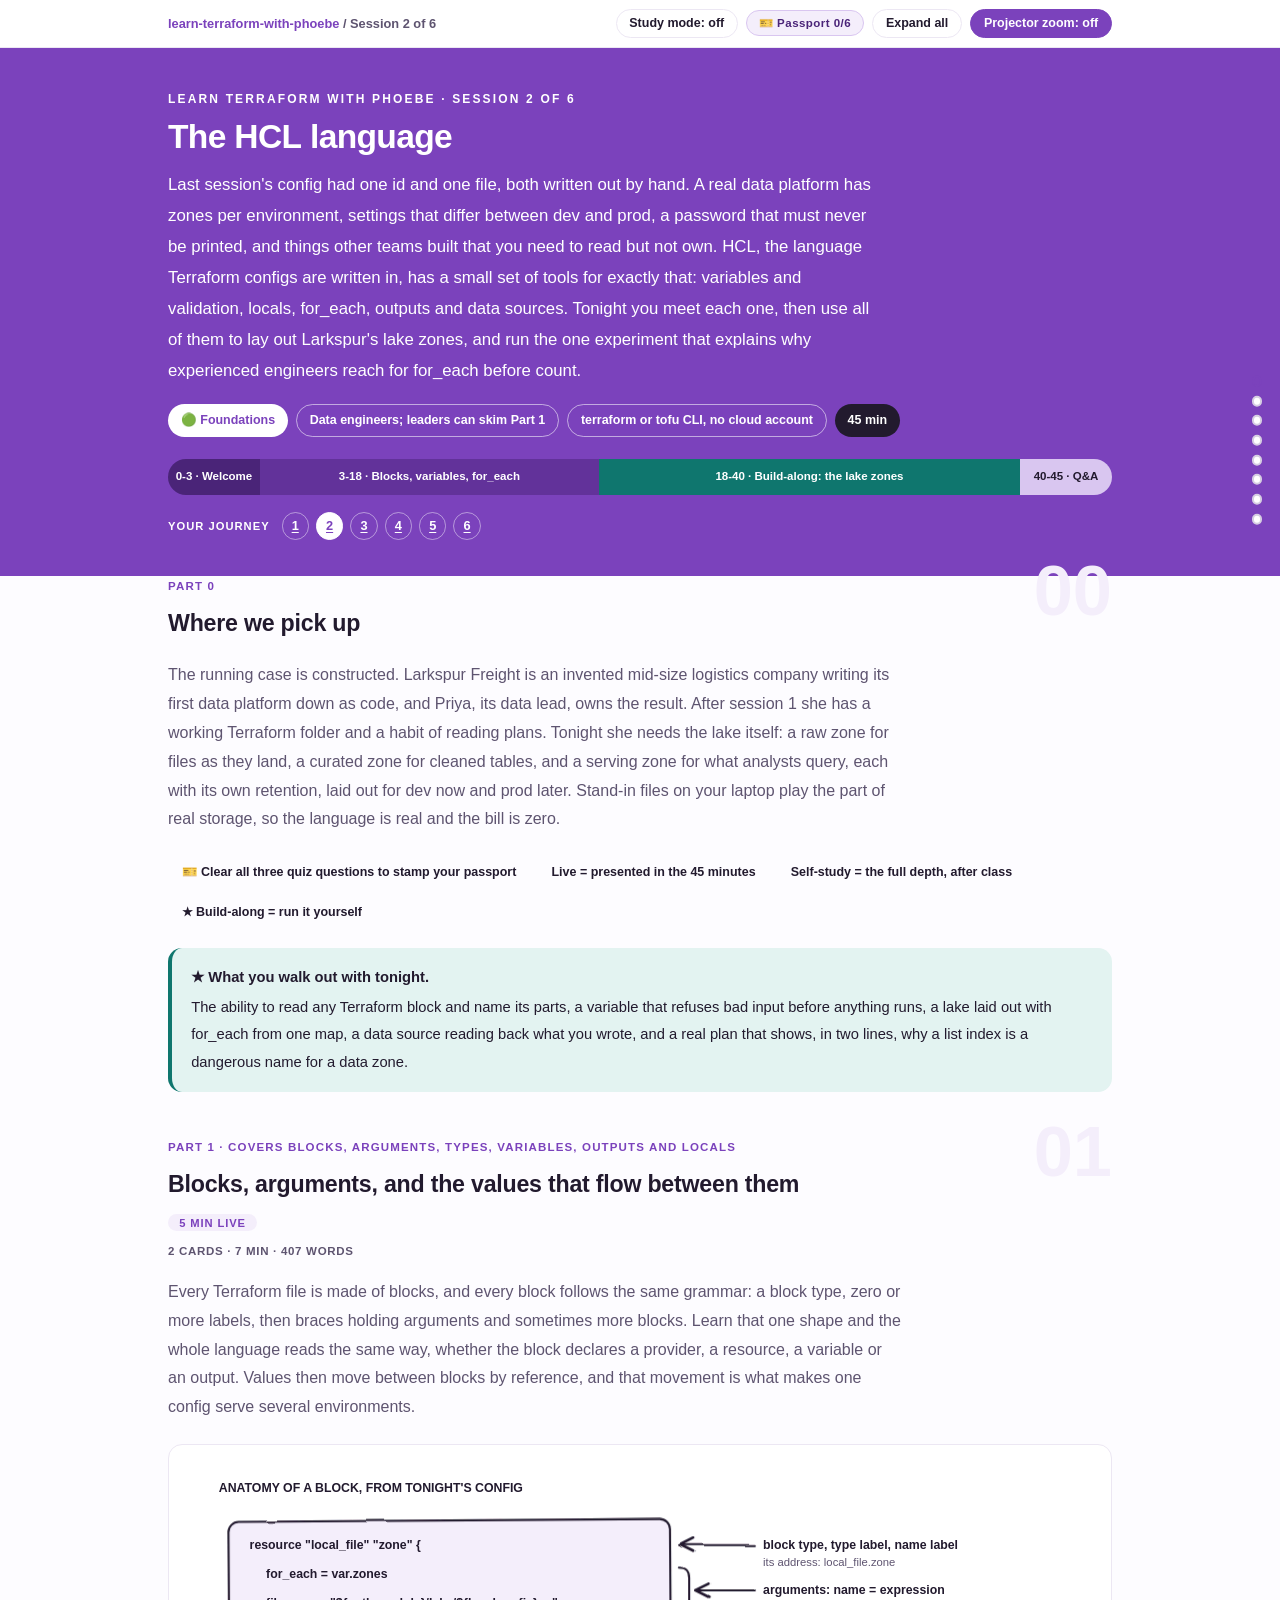
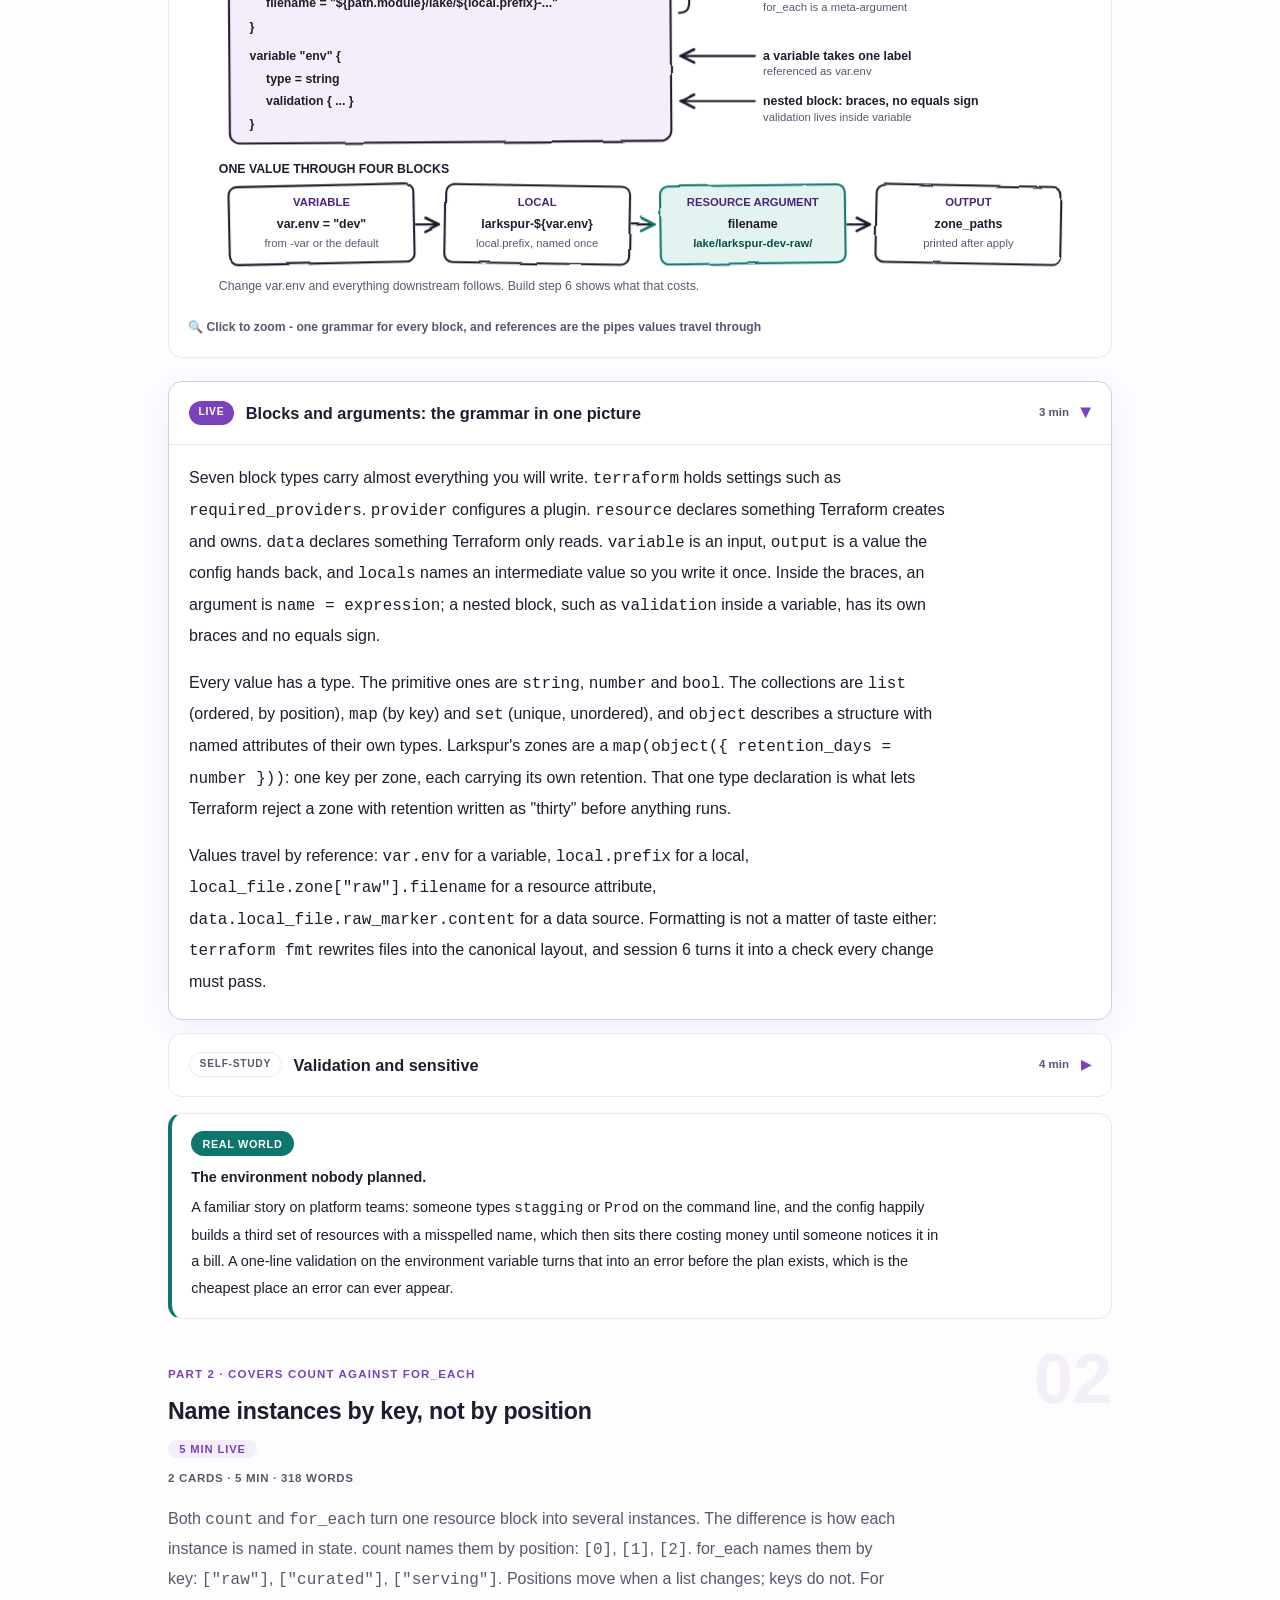
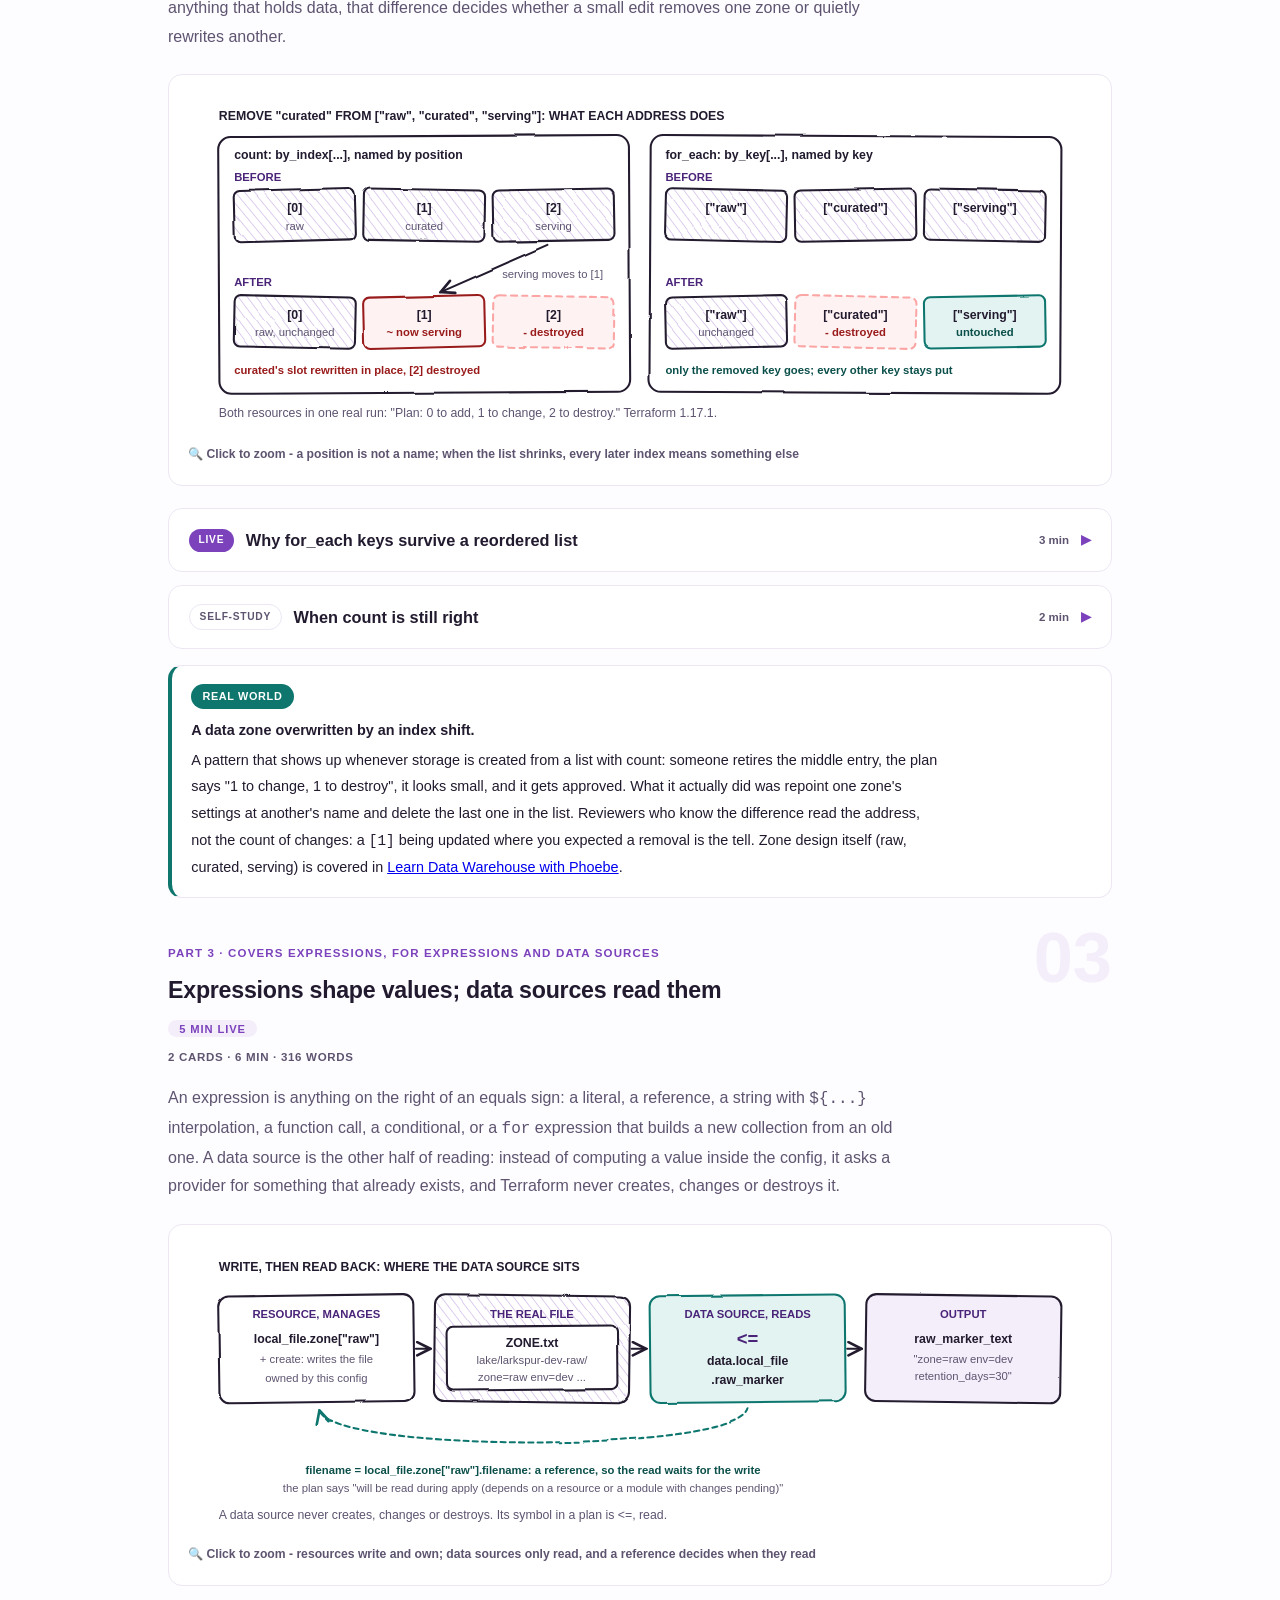
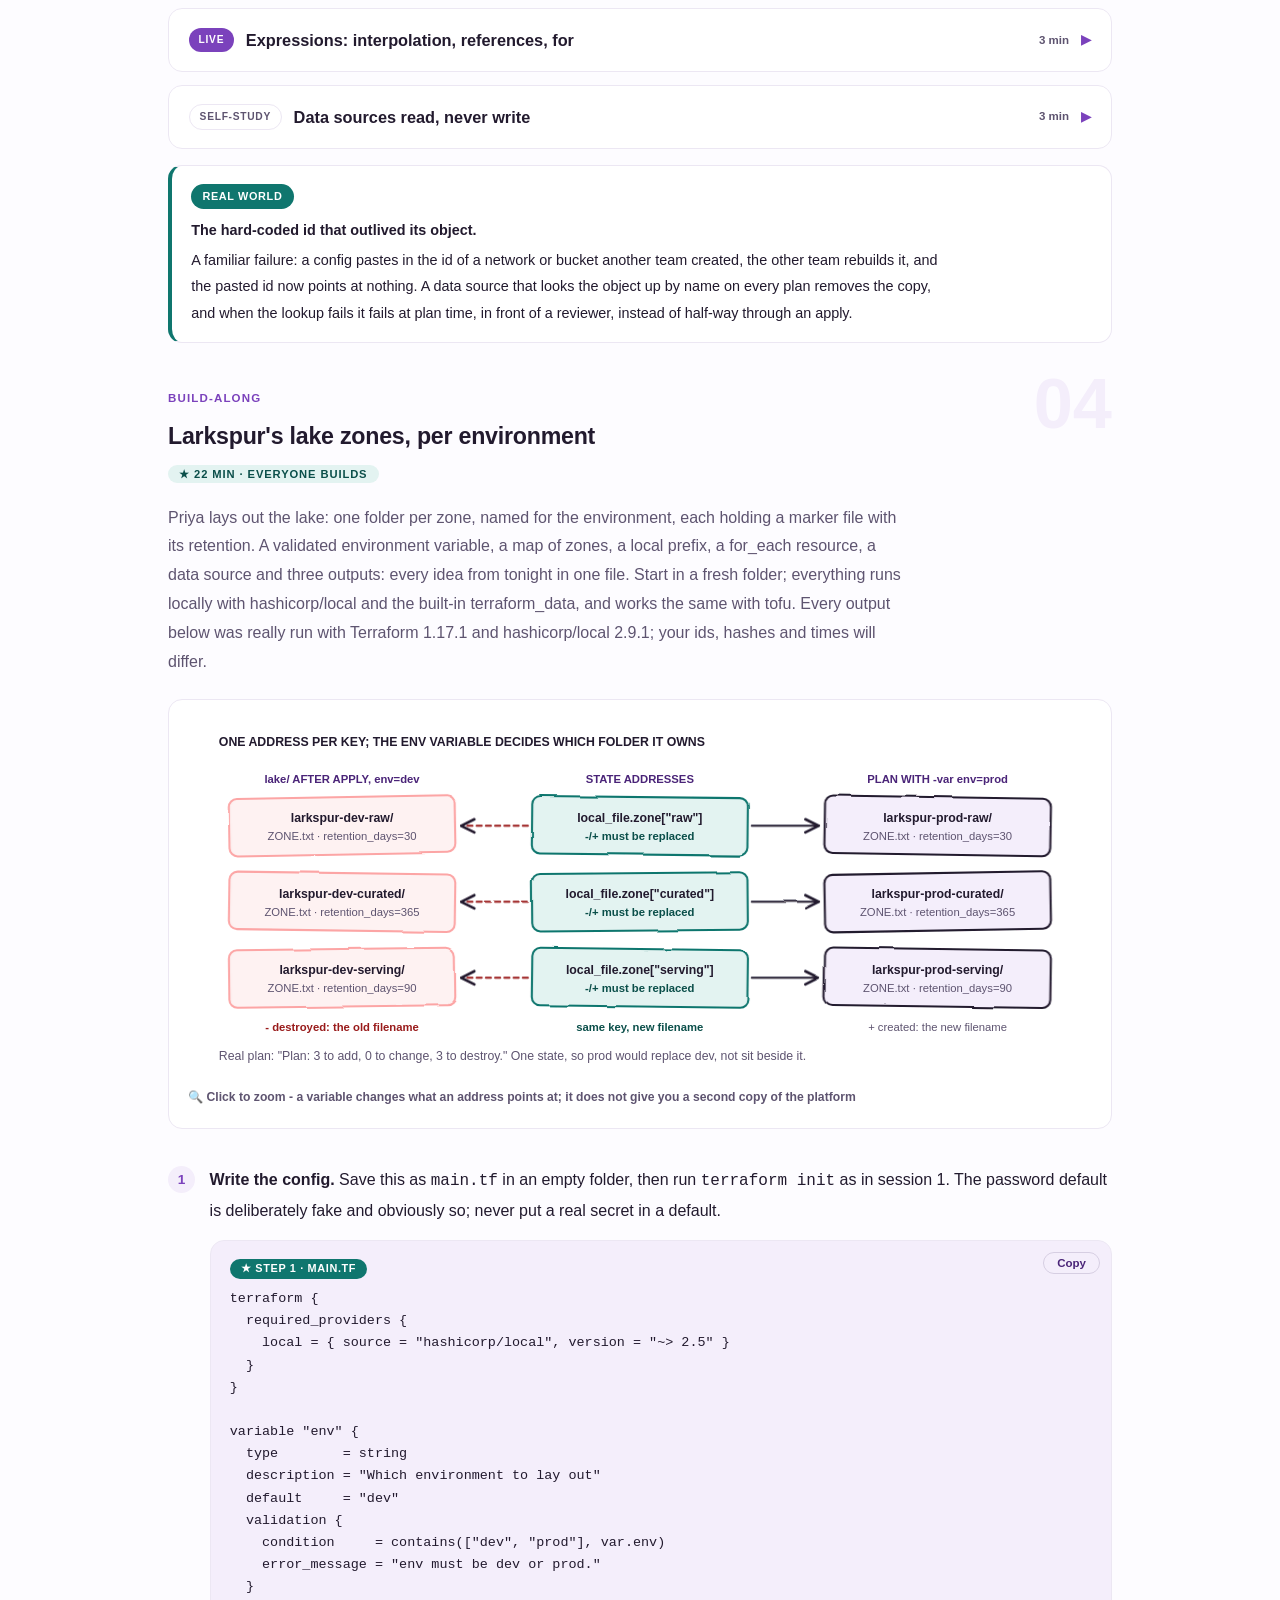
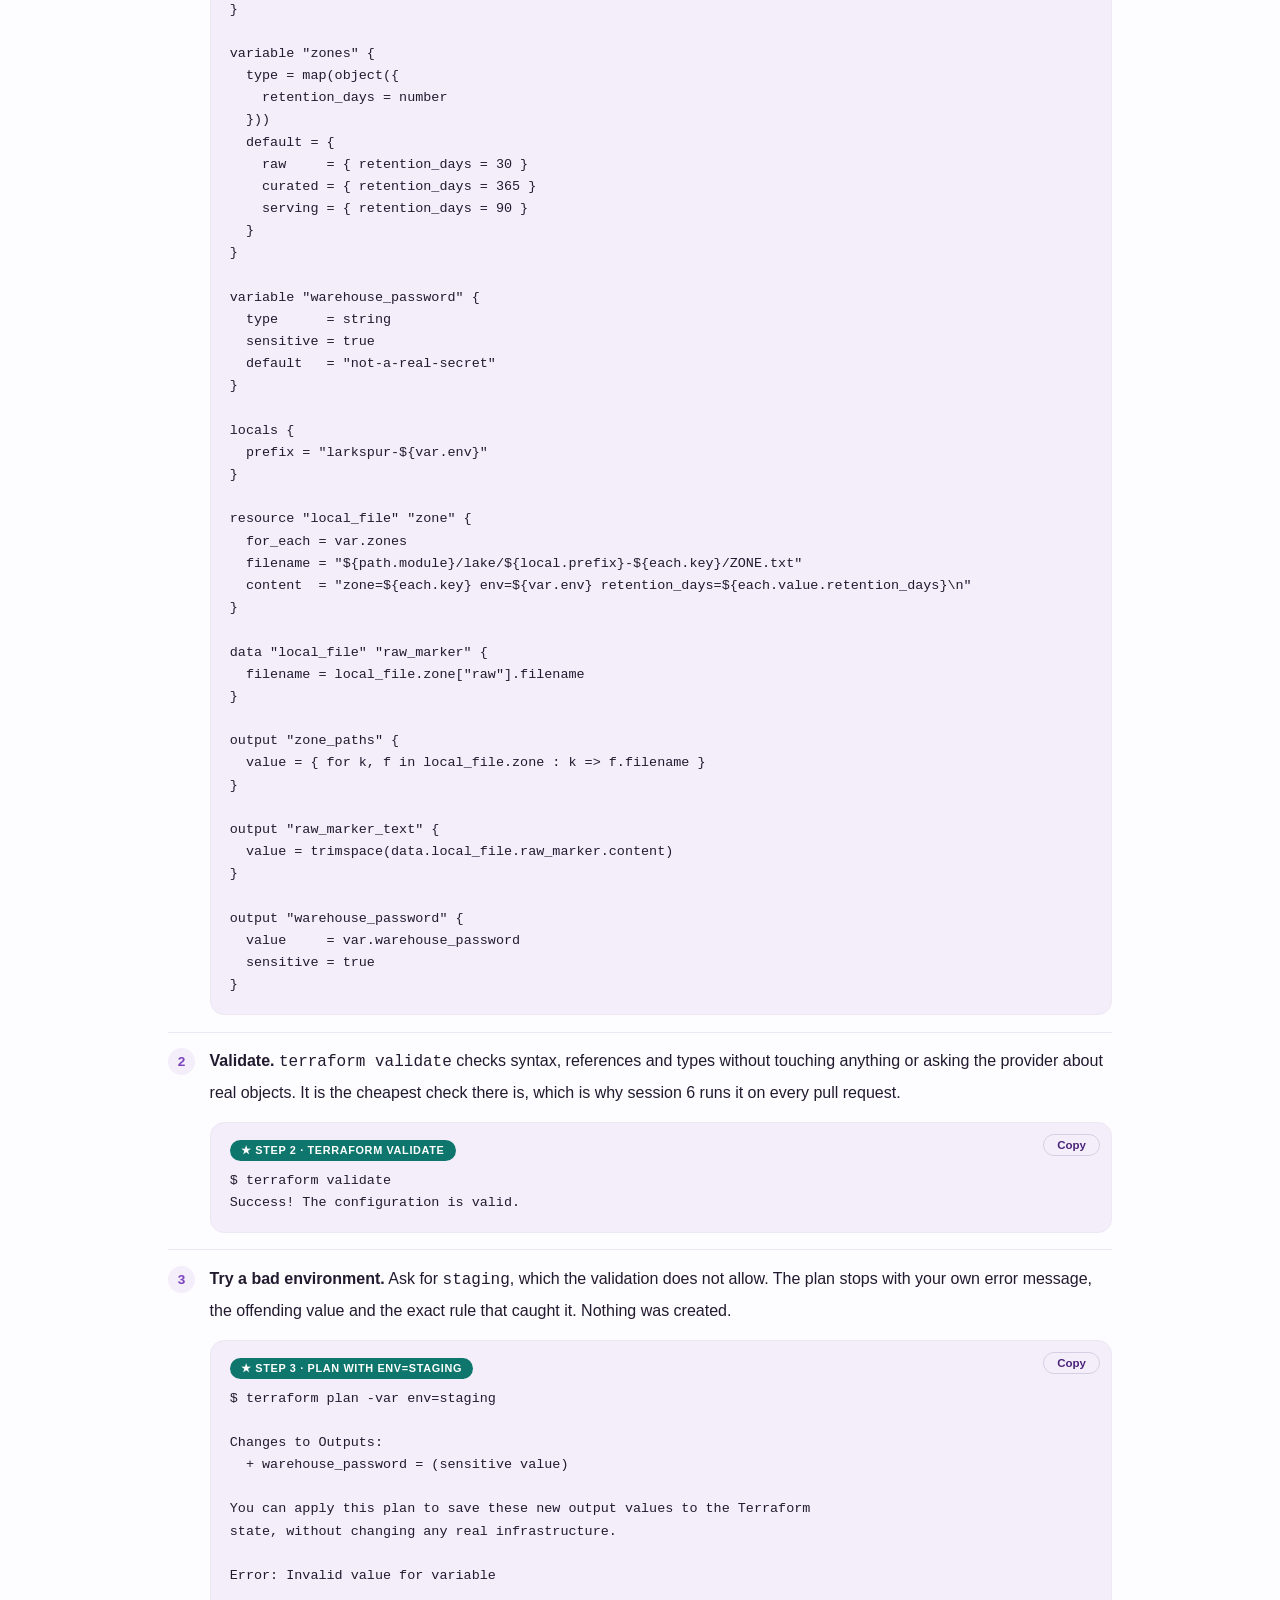
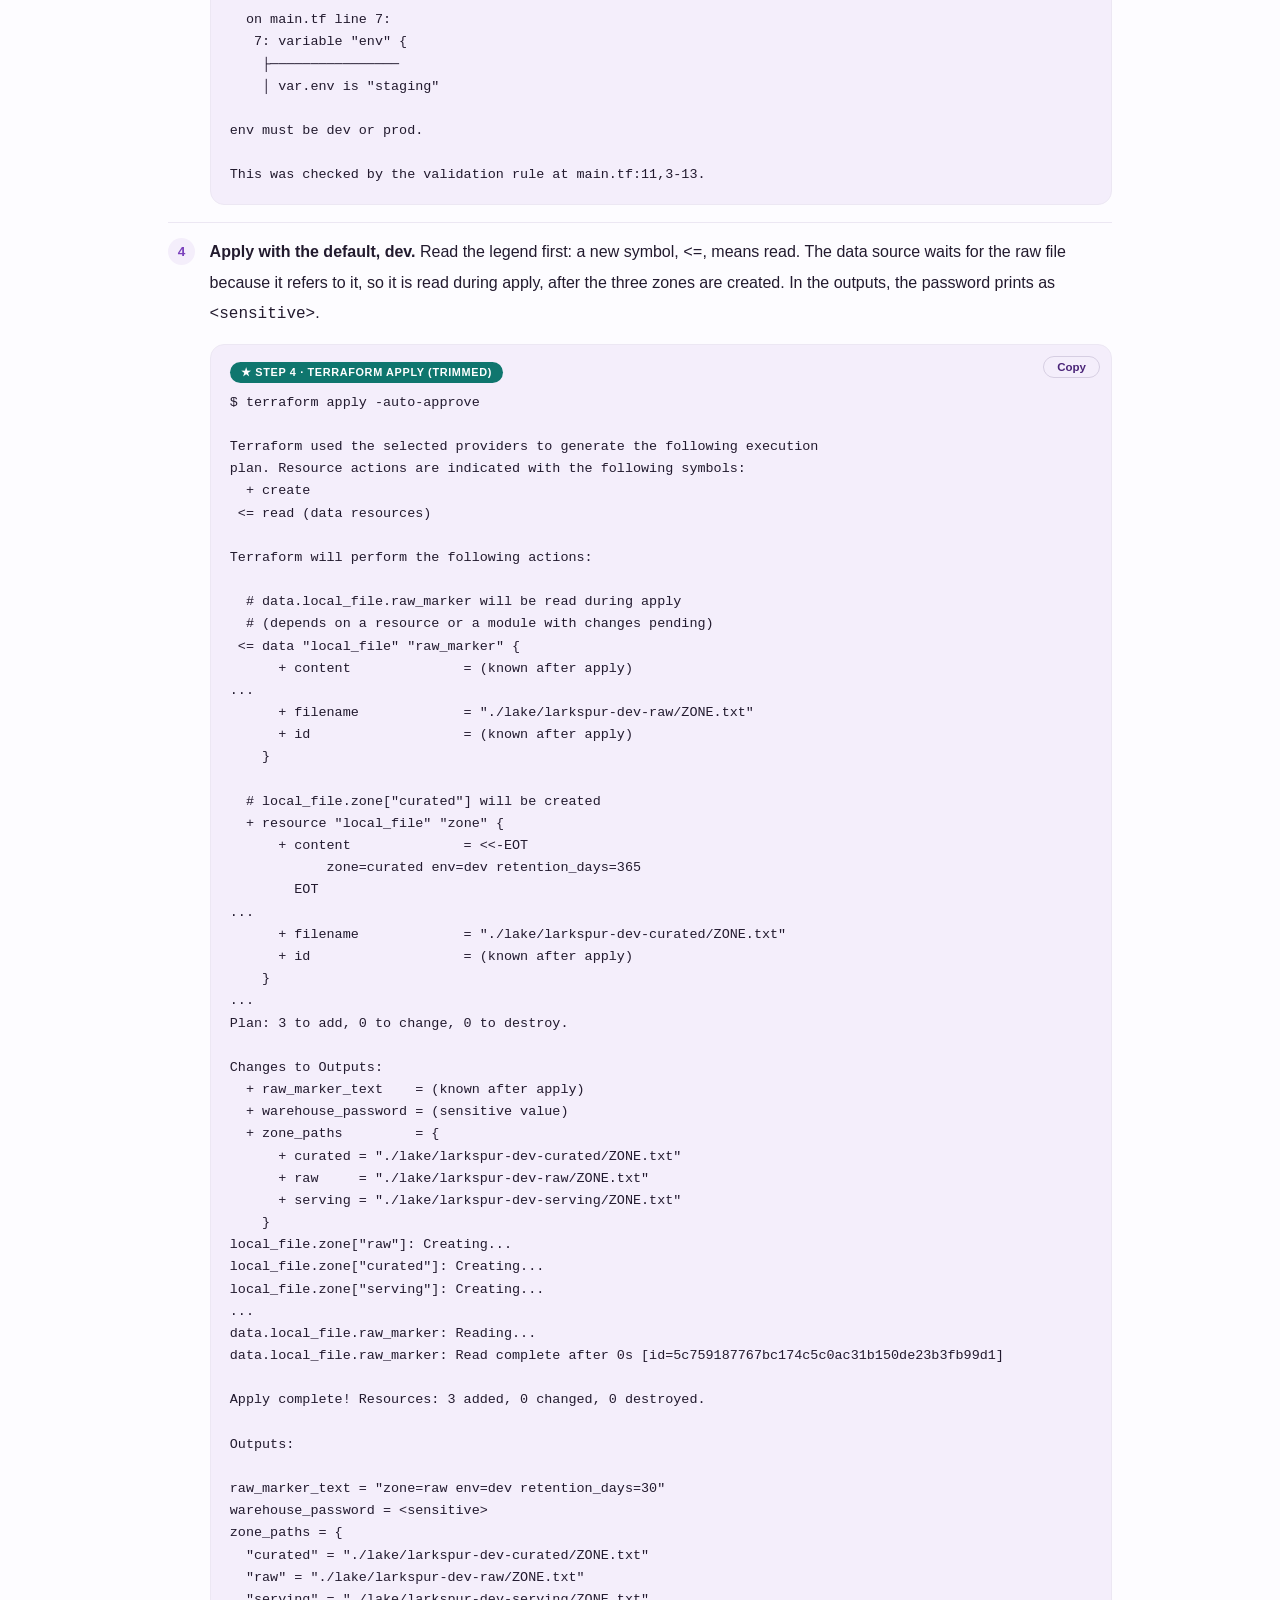
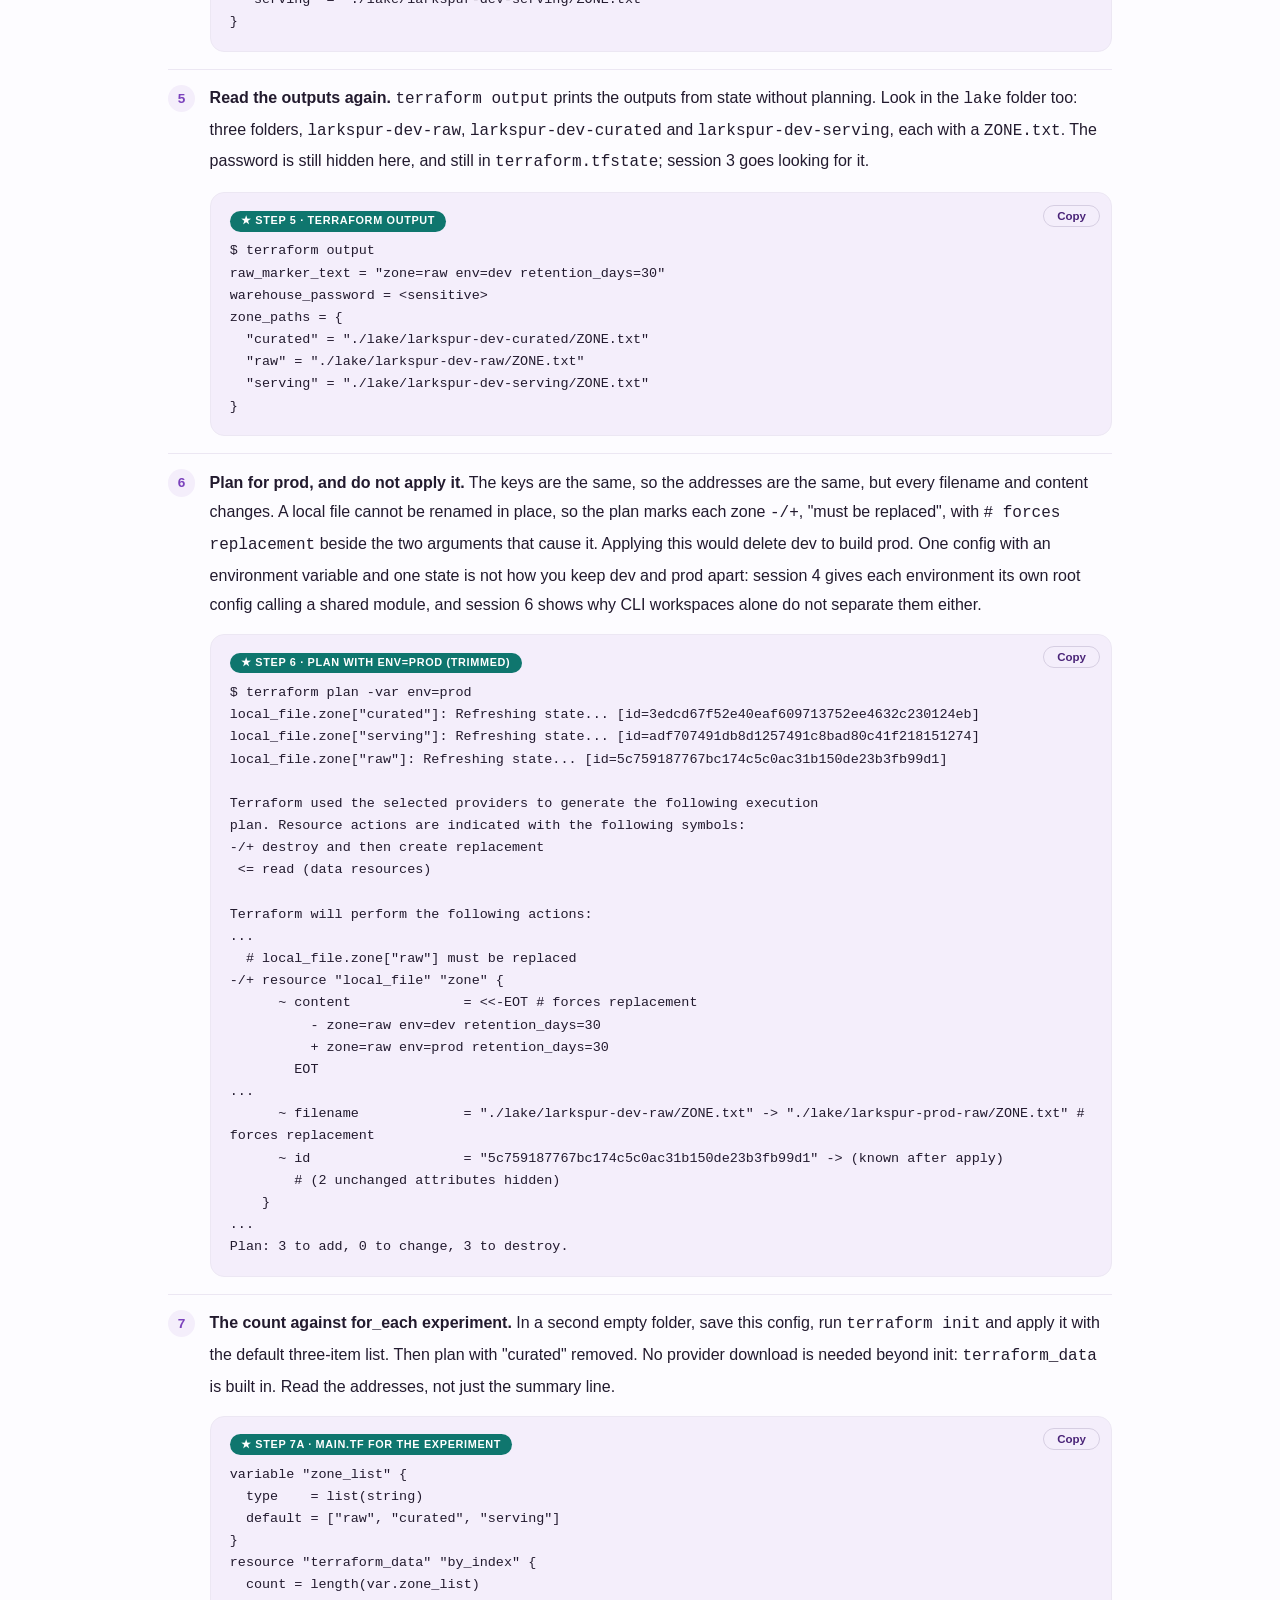
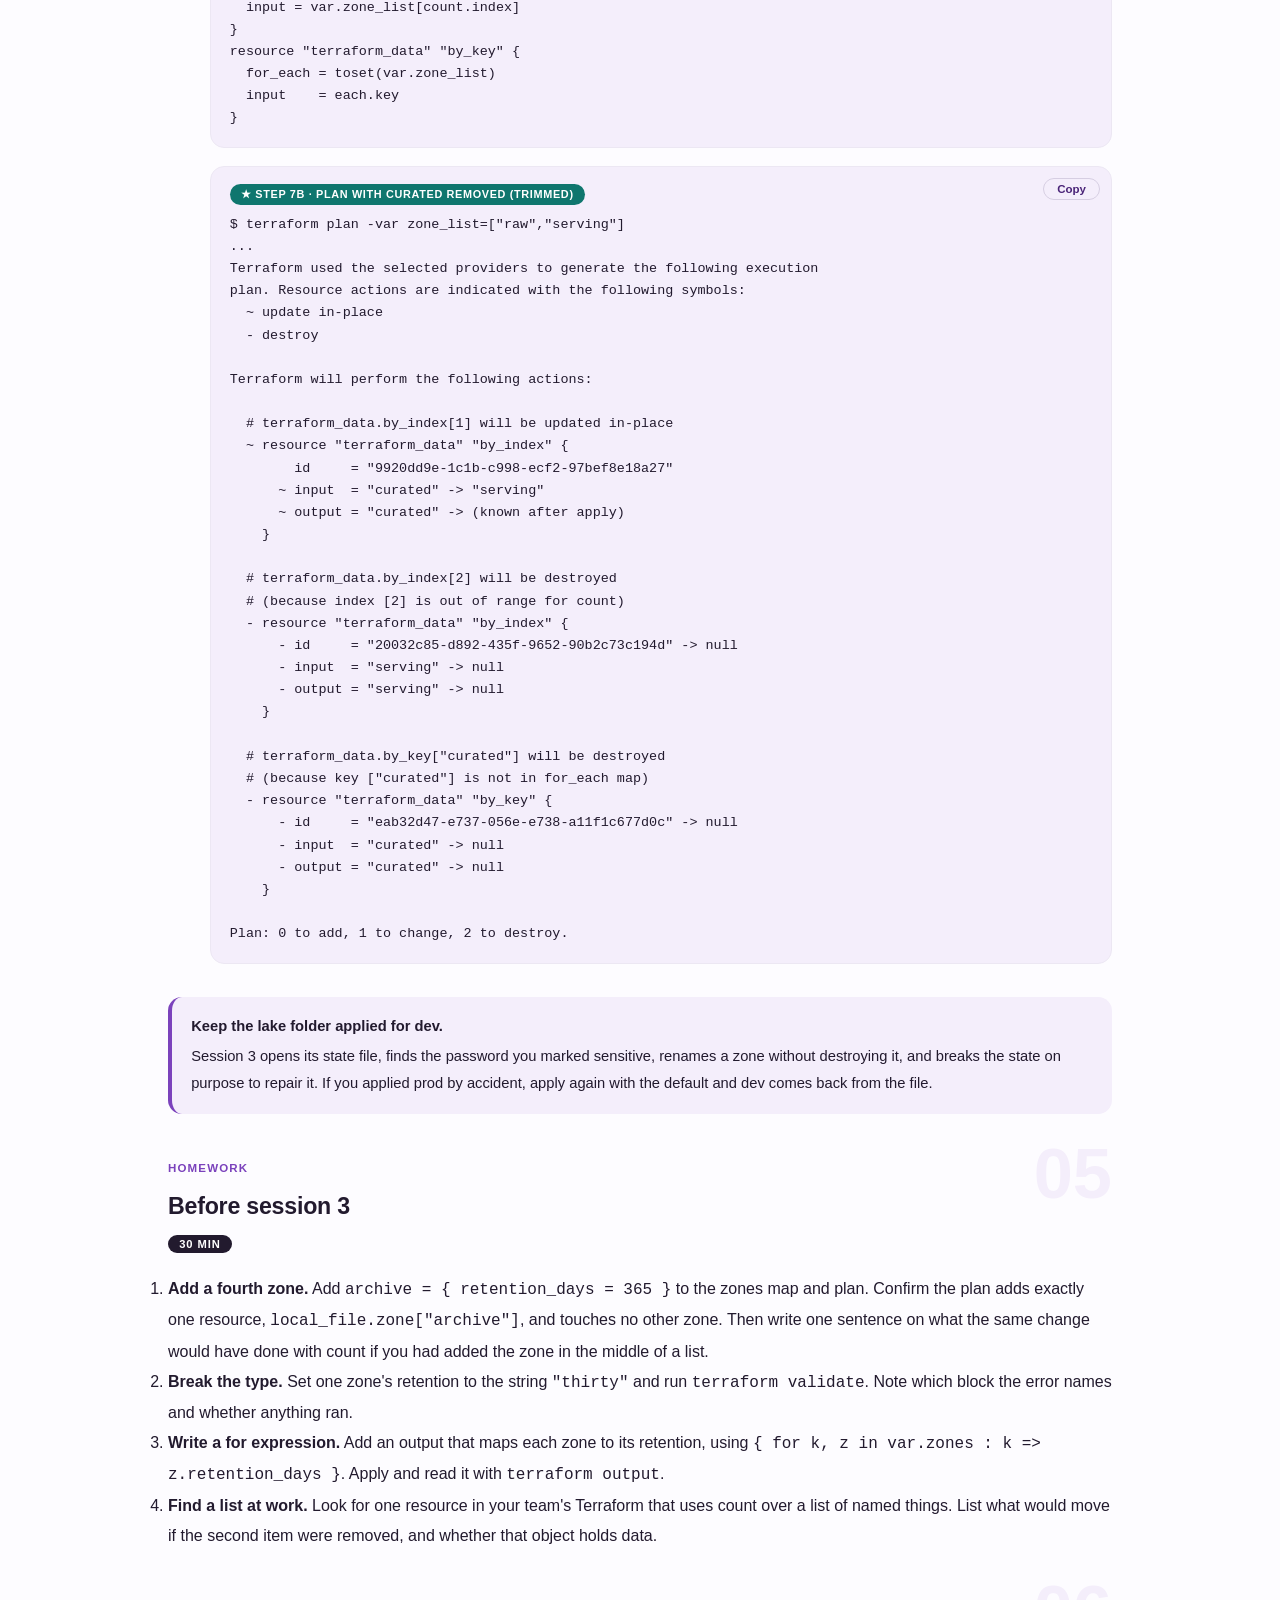
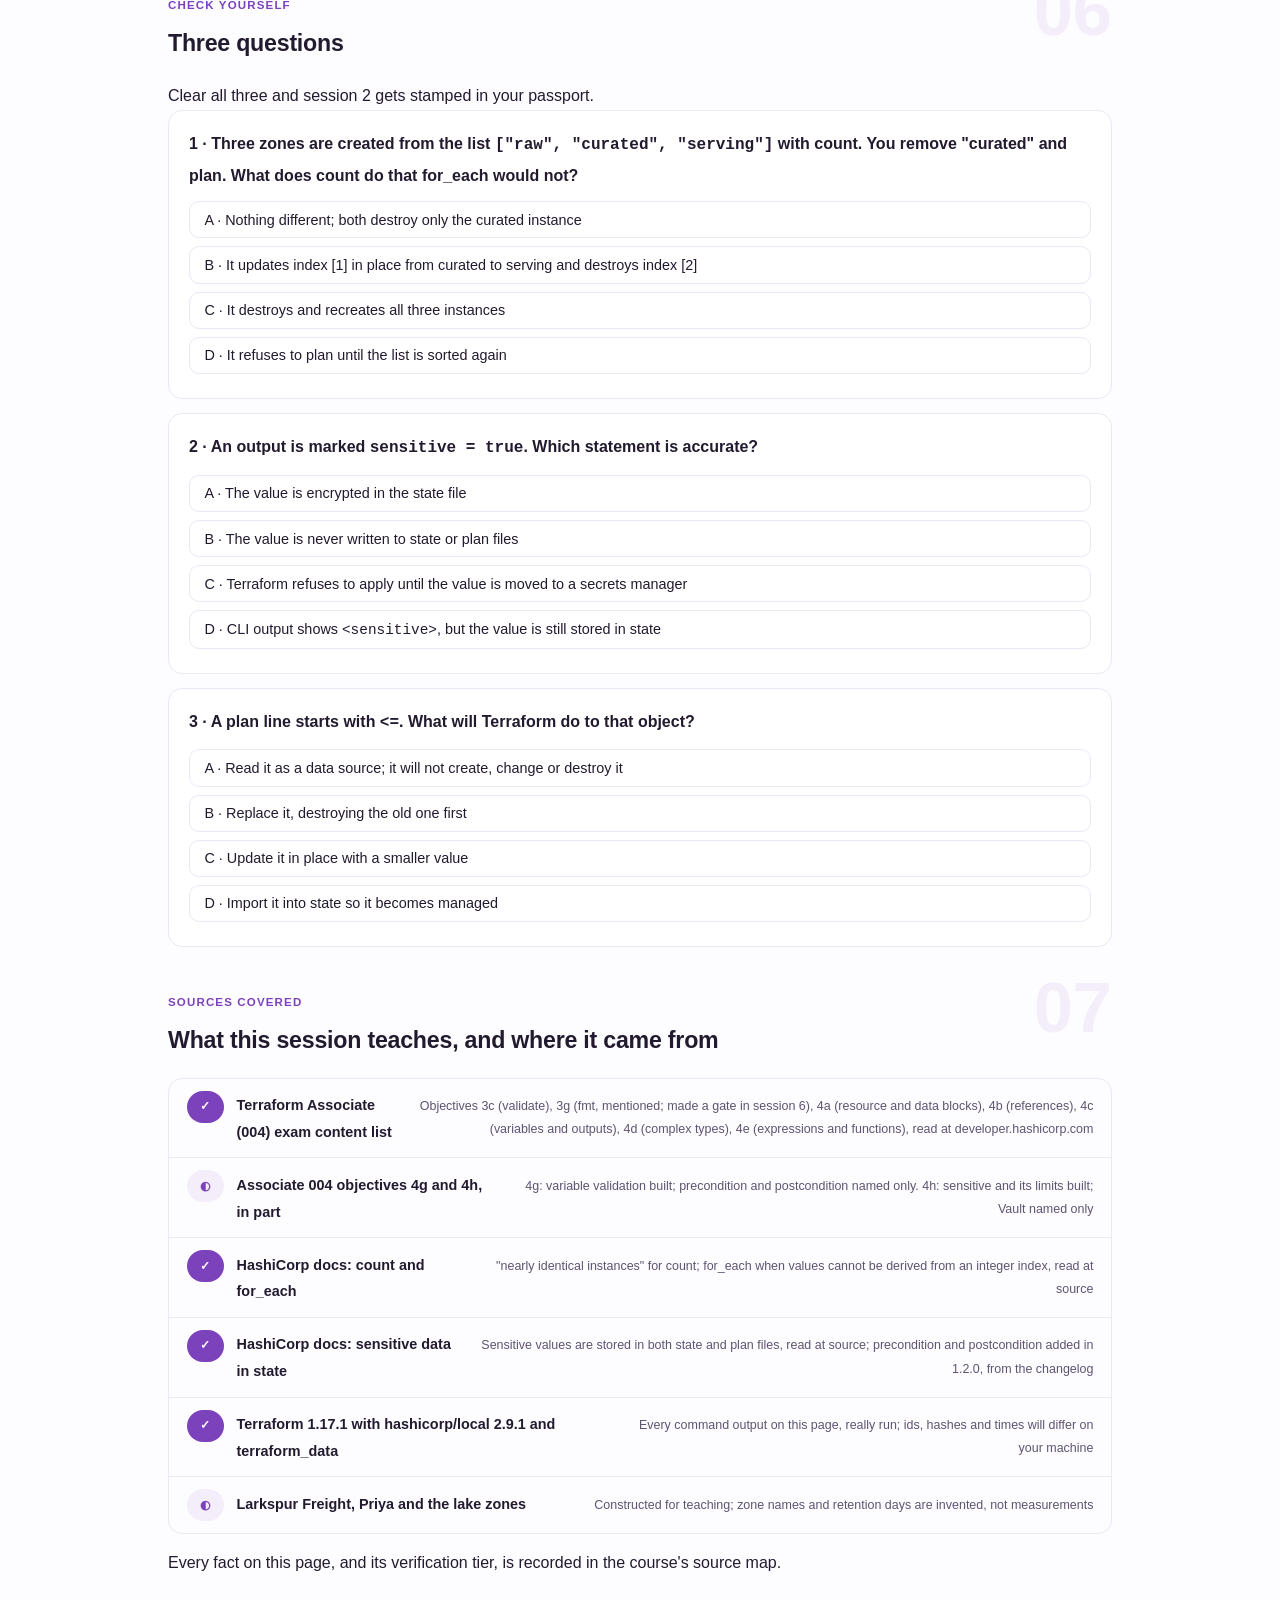
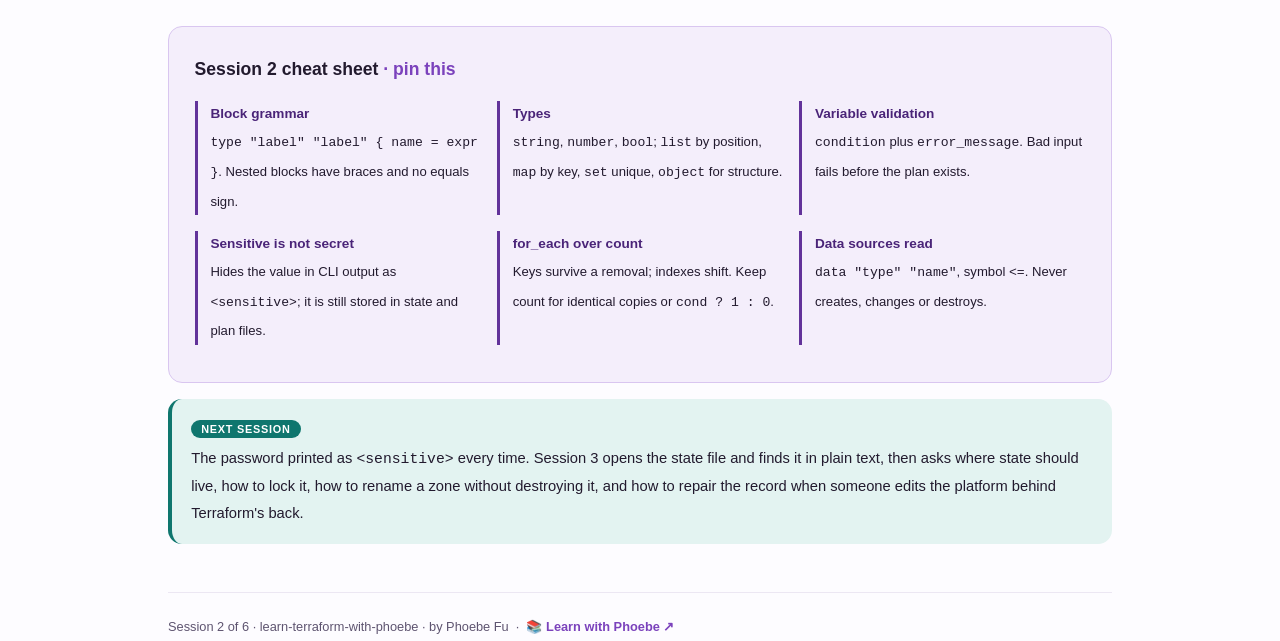
<file: courses/02-the-hcl-language.html>
<!DOCTYPE html>
<html lang="en">
<head>
<meta charset="UTF-8">
<meta name="viewport" content="width=device-width, initial-scale=1.0">
<!-- social:start -->
<meta name="description" content="Session 2 of 6. The HCL language for data engineers: blocks, arguments and types, variables with validation, sensitive outputs, locals, count against for_each, for expressions and data sources, run for real on your laptop as Larkspur's lake zones.">
<meta property="og:type" content="article">
<meta property="og:site_name" content="Learn with Phoebe">
<meta property="og:title" content="The HCL language - learn terraform with phoebe">
<meta property="og:description" content="Session 2 of 6. Variables, validation, for_each and data sources, and why a for_each key survives a change that a count index does not. Really run.">
<meta property="og:url" content="https://phoebefu6.github.io/learn-terraform-with-phoebe/courses/02-the-hcl-language.html">
<meta property="og:image" content="https://phoebefu6.github.io/learn-terraform-with-phoebe/assets/og-cover.png">
<meta property="og:image:width" content="1200">
<meta property="og:image:height" content="630">
<meta name="twitter:card" content="summary_large_image">
<meta name="twitter:title" content="The HCL language - learn terraform with phoebe">
<meta name="twitter:description" content="Session 2 of 6. Blocks, variables, for_each over count, and data sources, built as Larkspur's lake zones.">
<meta name="twitter:image" content="https://phoebefu6.github.io/learn-terraform-with-phoebe/assets/og-cover.png">
<!-- social:end -->
<title>Session 2 · The HCL language - learn terraform with phoebe</title>
<link rel="stylesheet" href="../assets/style.css?v=2">
</head>
<body>

<div class="toolbar">
  <div class="wrap">
    <span class="crumb"><a href="../index.html">learn-terraform-with-phoebe</a> / Session 2 of 6</span>
    <button class="btn" id="toggle-all" type="button">Expand all</button>
    <button class="btn primary" id="zoom-toggle" type="button">Projector zoom: off</button>
  </div>
</div>

<header class="masthead">
  <div class="wrap">
    <div class="eyebrow">Learn Terraform with Phoebe · Session 2 of 6</div>
    <h1>The <span class="accent">HCL</span> language</h1>
    <p class="sub">Last session's config had one id and one file, both written out by hand. A real data platform has zones per environment, settings that differ between dev and prod, a password that must never be printed, and things other teams built that you need to read but not own. HCL, the language Terraform configs are written in, has a small set of tools for exactly that: variables and validation, locals, for_each, outputs and data sources. Tonight you meet each one, then use all of them to lay out Larkspur's lake zones, and run the one experiment that explains why experienced engineers reach for for_each before count.</p>
    <div class="chip-row">
      <span class="chip level">🟢 Foundations</span>
      <span class="chip audience">Data engineers; leaders can skim Part 1</span>
      <span class="chip audience">terraform or tofu CLI, no cloud account</span>
      <span class="chip time">45 min</span>
    </div>
    <div class="agenda">
      <span class="a1" style="flex:1">0-3 · Welcome</span>
      <span class="a2" style="flex:4">3-18 · Blocks, variables, for_each</span>
      <span class="a3" style="flex:5">18-40 · Build-along: the lake zones</span>
      <span class="a4" style="flex:1">40-45 · Q&amp;A</span>
    </div>
  </div>
</header>

<main class="wrap">

  <section class="section" id="intro">
    <div class="section-kicker">
      <span class="klabel">Part 0</span>
      <h2>Where we pick up</h2>
    </div>
    <p class="lede">The running case is constructed. Larkspur Freight is an invented mid-size logistics company writing its first data platform down as code, and Priya, its data lead, owns the result. After session 1 she has a working Terraform folder and a habit of reading plans. Tonight she needs the lake itself: a raw zone for files as they land, a curated zone for cleaned tables, and a serving zone for what analysts query, each with its own retention, laid out for dev now and prod later. Stand-in files on your laptop play the part of real storage, so the language is real and the bill is zero.</p>

    <div class="legend">
      <span class="pill">🎫 Clear all three quiz questions to stamp your passport</span>
      <span class="pill">Live = presented in the 45 minutes</span>
      <span class="pill">Self-study = the full depth, after class</span>
      <span class="pill">★ Build-along = run it yourself</span>
    </div>

    <div class="callout win">
      <p><strong>★ What you walk out with tonight.</strong> The ability to read any Terraform block and name its parts, a variable that refuses bad input before anything runs, a lake laid out with for_each from one map, a data source reading back what you wrote, and a real plan that shows, in two lines, why a list index is a dangerous name for a data zone.</p>
    </div>
  </section>

  <section class="section" id="part-1">
    <div class="section-kicker">
      <span class="klabel">Part 1 · covers blocks, arguments, types, variables, outputs and locals</span>
      <h2>Blocks, arguments, and the values that flow between them</h2>
      <span class="tag concept">5 min live</span>
    </div>
    <p class="lede">Every Terraform file is made of blocks, and every block follows the same grammar: a block type, zero or more labels, then braces holding arguments and sometimes more blocks. Learn that one shape and the whole language reads the same way, whether the block declares a provider, a resource, a variable or an output. Values then move between blocks by reference, and that movement is what makes one config serve several environments.</p>

    <figure class="zoomable">
      <svg viewBox="0 0 880 430" xmlns="http://www.w3.org/2000/svg" role="img" aria-label="Top: two blocks from the build-along config with their parts named. resource local_file zone has the block type resource, the type label local_file and the name label zone, giving the address local_file.zone; its body holds arguments written as name equals expression, including the for_each meta-argument. variable env takes one label and is referenced as var.env; its validation block is a nested block with braces and no equals sign. Bottom: one value flowing through four blocks. var.env equals dev feeds local.prefix larkspur-dev, which feeds the filename argument of the resource, lake/larkspur-dev-raw, which the zone_paths output prints after apply.">
        <defs>
          <filter id="w2aSk" x="-3%" y="-3%" width="106%" height="106%"><feTurbulence type="fractalNoise" baseFrequency="0.02" numOctaves="2" seed="52" result="n"/><feDisplacementMap in="SourceGraphic" in2="n" scale="2.4" xChannelSelector="R" yChannelSelector="G"/></filter>
          <pattern id="w2aHc" patternUnits="userSpaceOnUse" width="7" height="7" patternTransform="rotate(-38)"><line x1="0" y1="0" x2="0" y2="7" stroke="#7B42BC" stroke-width="1" opacity=".5"/></pattern>
          <marker id="w2aAr" viewBox="0 0 10 10" refX="9" refY="5" markerWidth="8" markerHeight="8" orient="auto"><path d="M1 1 L9 5 L1 9" fill="none" stroke="#221A2E" stroke-width="1.6" stroke-linecap="round"/></marker>
          <marker id="w2aAt" viewBox="0 0 10 10" refX="9" refY="5" markerWidth="8" markerHeight="8" orient="auto"><path d="M1 1 L9 5 L1 9" fill="none" stroke="#0F766E" stroke-width="1.6" stroke-linecap="round"/></marker>
        </defs>
        <style>
          .w2aH { font: 800 12px Inter, sans-serif; fill: #221A2E; }
          .w2aL { font: 600 12px Inter, sans-serif; fill: #221A2E; }
          .w2aS { font: 400 11px Inter, sans-serif; fill: #5E5470; }
          .w2aB { font: 800 11px Inter, sans-serif; fill: #0B4F4A; }
          .w2aA { font: 700 11px Inter, sans-serif; fill: #4A2478; }
          .w2aN { font: 400 12px Inter, sans-serif; fill: #5E5470; }
        </style>

        <text class="w2aH" x="30" y="26">ANATOMY OF A BLOCK, FROM TONIGHT'S CONFIG</text>

        <g filter="url(#w2aSk)" fill="none" stroke="#221A2E" stroke-width="2" stroke-linecap="round" stroke-linejoin="round">
          <rect x="40" y="54" width="430" height="216" rx="10" transform="rotate(-0.4 255 162)" fill="#F4EEFB"/>
          <path d="M552 78 L480 78" marker-end="url(#w2aAr)"/>
          <path d="M478 100 C486 100 488 104 488 110 L488 134 C488 140 486 144 478 144"/>
          <path d="M552 122 L494 122" marker-end="url(#w2aAr)"/>
          <path d="M552 186 L480 186" marker-end="url(#w2aAr)"/>
          <path d="M552 230 L480 230" marker-end="url(#w2aAr)"/>
          <rect x="40" y="312" width="180" height="76" rx="8" transform="rotate(-1.2 130 350)" fill="#FFFFFF"/>
          <rect x="250" y="312" width="180" height="76" rx="8" transform="rotate(0.9 340 350)" fill="#FFFFFF"/>
          <rect x="460" y="312" width="180" height="76" rx="8" transform="rotate(-0.8 550 350)" fill="#E3F3F1" stroke="#0F766E"/>
          <rect x="670" y="312" width="180" height="76" rx="8" transform="rotate(1.1 760 350)" fill="#FFFFFF"/>
          <path d="M222 350 L244 350" marker-end="url(#w2aAr)"/>
          <path d="M432 350 L454 350" marker-end="url(#w2aAt)"/>
          <path d="M642 350 L664 350" marker-end="url(#w2aAr)"/>
        </g>

        <text class="w2aL" x="60" y="82">resource "local_file" "zone" {</text>
        <text class="w2aL" x="76" y="110">for_each = var.zones</text>
        <text class="w2aL" x="76" y="138">filename = "${path.module}/lake/${local.prefix}-..."</text>
        <text class="w2aL" x="60" y="162">}</text>
        <text class="w2aL" x="60" y="190">variable "env" {</text>
        <text class="w2aL" x="76" y="212">type = string</text>
        <text class="w2aL" x="76" y="234">validation { ... }</text>
        <text class="w2aL" x="60" y="256">}</text>

        <text class="w2aL" x="560" y="82">block type, type label, name label</text>
        <text class="w2aS" x="560" y="98">its address: local_file.zone</text>
        <text class="w2aL" x="560" y="126">arguments: name = expression</text>
        <text class="w2aS" x="560" y="142">for_each is a meta-argument</text>
        <text class="w2aL" x="560" y="190">a variable takes one label</text>
        <text class="w2aS" x="560" y="205">referenced as var.env</text>
        <text class="w2aL" x="560" y="234">nested block: braces, no equals sign</text>
        <text class="w2aS" x="560" y="249">validation lives inside variable</text>

        <text class="w2aH" x="30" y="300">ONE VALUE THROUGH FOUR BLOCKS</text>
        <text class="w2aA" x="130" y="332" text-anchor="middle">VARIABLE</text>
        <text class="w2aL" x="130" y="354" text-anchor="middle">var.env = "dev"</text>
        <text class="w2aS" x="130" y="372" text-anchor="middle">from -var or the default</text>
        <text class="w2aA" x="340" y="332" text-anchor="middle">LOCAL</text>
        <text class="w2aL" x="340" y="354" text-anchor="middle">larkspur-${var.env}</text>
        <text class="w2aS" x="340" y="372" text-anchor="middle">local.prefix, named once</text>
        <text class="w2aA" x="550" y="332" text-anchor="middle">RESOURCE ARGUMENT</text>
        <text class="w2aL" x="550" y="354" text-anchor="middle">filename</text>
        <text class="w2aB" x="550" y="372" text-anchor="middle">lake/larkspur-dev-raw/</text>
        <text class="w2aA" x="760" y="332" text-anchor="middle">OUTPUT</text>
        <text class="w2aL" x="760" y="354" text-anchor="middle">zone_paths</text>
        <text class="w2aS" x="760" y="372" text-anchor="middle">printed after apply</text>

        <text class="w2aN" x="30" y="414">Change var.env and everything downstream follows. Build step 6 shows what that costs.</text>
      </svg>
      <figcaption>🔍 Click to zoom - one grammar for every block, and references are the pipes values travel through</figcaption>
    </figure>

    <details class="card" open>
      <summary><span class="mode live">Live</span>Blocks and arguments: the grammar in one picture<span class="mini">3 min</span><span class="caret">▶</span></summary>
      <div class="body">
        <p>Seven block types carry almost everything you will write. <code>terraform</code> holds settings such as <code>required_providers</code>. <code>provider</code> configures a plugin. <code>resource</code> declares something Terraform creates and owns. <code>data</code> declares something Terraform only reads. <code>variable</code> is an input, <code>output</code> is a value the config hands back, and <code>locals</code> names an intermediate value so you write it once. Inside the braces, an argument is <code>name = expression</code>; a nested block, such as <code>validation</code> inside a variable, has its own braces and no equals sign.</p>
        <p>Every value has a type. The primitive ones are <code>string</code>, <code>number</code> and <code>bool</code>. The collections are <code>list</code> (ordered, by position), <code>map</code> (by key) and <code>set</code> (unique, unordered), and <code>object</code> describes a structure with named attributes of their own types. Larkspur's zones are a <code>map(object({ retention_days = number }))</code>: one key per zone, each carrying its own retention. That one type declaration is what lets Terraform reject a zone with retention written as "thirty" before anything runs.</p>
        <p>Values travel by reference: <code>var.env</code> for a variable, <code>local.prefix</code> for a local, <code>local_file.zone["raw"].filename</code> for a resource attribute, <code>data.local_file.raw_marker.content</code> for a data source. Formatting is not a matter of taste either: <code>terraform fmt</code> rewrites files into the canonical layout, and session 6 turns it into a check every change must pass.</p>
      </div>
    </details>

    <details class="card">
      <summary><span class="mode self">Self-study</span>Validation and sensitive<span class="mini">4 min</span><span class="caret">▶</span></summary>
      <div class="body">
        <p>A <code>validation</code> block inside a variable has two arguments: a <code>condition</code> that must be true, and an <code>error_message</code> shown when it is not. Larkspur allows exactly two environments, so the condition is <code>contains(["dev", "prod"], var.env)</code>. In the build-along, passing <code>-var env=staging</code> stops the plan with "env must be dev or prod.", and Terraform names the rule and the line that rejected it. A bad value never reaches a resource.</p>
        <p><code>sensitive = true</code> is narrower than it sounds. On a variable or output it hides the value in plan and apply output: the build-along prints <code>warehouse_password = &lt;sensitive&gt;</code>. It does not keep the value out of the state file. HashiCorp's own documentation says "Terraform stores values with the <code>sensitive</code> argument in both state and plan files." When the build-along's state file was searched for the fake password with <code>grep -c</code>, the count was 1. Session 3 opens that file and finds it in plain text. Real secrets belong in a secrets manager such as Vault, which this session only names.</p>
        <p>Variable validation is one of several custom conditions. Resources, data sources and outputs can also carry <code>precondition</code> and <code>postcondition</code> checks, added in Terraform 1.2.0; they are named here and not built.</p>
      </div>
    </details>

    <div class="callout example">
      <span class="ex-pill">Real world</span>
      <p><strong>The environment nobody planned.</strong> A familiar story on platform teams: someone types <code>stagging</code> or <code>Prod</code> on the command line, and the config happily builds a third set of resources with a misspelled name, which then sits there costing money until someone notices it in a bill. A one-line validation on the environment variable turns that into an error before the plan exists, which is the cheapest place an error can ever appear.</p>
    </div>
  </section>

  <section class="section" id="part-2">
    <div class="section-kicker">
      <span class="klabel">Part 2 · covers count against for_each</span>
      <h2>Name instances by key, not by position</h2>
      <span class="tag concept">5 min live</span>
    </div>
    <p class="lede">Both <code>count</code> and <code>for_each</code> turn one resource block into several instances. The difference is how each instance is named in state. count names them by position: <code>[0]</code>, <code>[1]</code>, <code>[2]</code>. for_each names them by key: <code>["raw"]</code>, <code>["curated"]</code>, <code>["serving"]</code>. Positions move when a list changes; keys do not. For anything that holds data, that difference decides whether a small edit removes one zone or quietly rewrites another.</p>

    <figure class="zoomable">
      <svg viewBox="0 0 880 330" xmlns="http://www.w3.org/2000/svg" role="img" aria-label="Before and after removing curated from the list raw, curated, serving. Left, count: before, indexes 0 raw, 1 curated, 2 serving. After, index 0 stays raw, serving shifts into index 1 so index 1 is updated in place from curated to serving, and index 2 is destroyed. Right, for_each: before, keys raw, curated and serving. After, only the curated key is destroyed and serving is untouched. Both together, the real plan read 0 to add, 1 to change, 2 to destroy.">
        <defs>
          <filter id="w2bSk" x="-3%" y="-3%" width="106%" height="106%"><feTurbulence type="fractalNoise" baseFrequency="0.02" numOctaves="2" seed="64" result="n"/><feDisplacementMap in="SourceGraphic" in2="n" scale="2.4" xChannelSelector="R" yChannelSelector="G"/></filter>
          <pattern id="w2bHc" patternUnits="userSpaceOnUse" width="7" height="7" patternTransform="rotate(-38)"><line x1="0" y1="0" x2="0" y2="7" stroke="#7B42BC" stroke-width="1" opacity=".5"/></pattern>
          <marker id="w2bAr" viewBox="0 0 10 10" refX="9" refY="5" markerWidth="8" markerHeight="8" orient="auto"><path d="M1 1 L9 5 L1 9" fill="none" stroke="#221A2E" stroke-width="1.6" stroke-linecap="round"/></marker>
          <marker id="w2bAt" viewBox="0 0 10 10" refX="9" refY="5" markerWidth="8" markerHeight="8" orient="auto"><path d="M1 1 L9 5 L1 9" fill="none" stroke="#0F766E" stroke-width="1.6" stroke-linecap="round"/></marker>
        </defs>
        <style>
          .w2bH { font: 800 12px Inter, sans-serif; fill: #221A2E; }
          .w2bL { font: 600 12px Inter, sans-serif; fill: #221A2E; }
          .w2bS { font: 400 11px Inter, sans-serif; fill: #5E5470; }
          .w2bB { font: 800 11px Inter, sans-serif; fill: #0B4F4A; }
          .w2bR { font: 800 11px Inter, sans-serif; fill: #991B1B; }
          .w2bA { font: 700 11px Inter, sans-serif; fill: #4A2478; }
          .w2bN { font: 400 12px Inter, sans-serif; fill: #5E5470; }
        </style>

        <text class="w2bH" x="30" y="24">REMOVE "curated" FROM ["raw", "curated", "serving"]: WHAT EACH ADDRESS DOES</text>

        <g filter="url(#w2bSk)" fill="none" stroke="#221A2E" stroke-width="2" stroke-linecap="round" stroke-linejoin="round">
          <rect x="30" y="40" width="400" height="250" rx="12" transform="rotate(-0.3 230 165)" fill="#FFFFFF"/>
          <rect x="450" y="40" width="400" height="250" rx="12" transform="rotate(0.3 650 165)" fill="#FFFFFF"/>
          <rect x="45" y="92" width="118" height="50" rx="6" transform="rotate(-1.5 104 117)" fill="url(#w2bHc)"/>
          <rect x="171" y="92" width="118" height="50" rx="6" transform="rotate(1 230 117)" fill="url(#w2bHc)"/>
          <rect x="297" y="92" width="118" height="50" rx="6" transform="rotate(-1 356 117)" fill="url(#w2bHc)"/>
          <rect x="45" y="196" width="118" height="50" rx="6" transform="rotate(1.2 104 221)" fill="url(#w2bHc)"/>
          <rect x="171" y="196" width="118" height="50" rx="6" transform="rotate(-1.4 230 221)" fill="#FEF2F2" stroke="#991B1B"/>
          <rect x="297" y="196" width="118" height="50" rx="6" transform="rotate(1 356 221)" fill="#FEF2F2" stroke="#FCA5A5" stroke-dasharray="6 5"/>
          <path d="M350 146 L246 192" marker-end="url(#w2bAr)"/>
          <rect x="465" y="92" width="118" height="50" rx="6" transform="rotate(1.3 524 117)" fill="url(#w2bHc)"/>
          <rect x="591" y="92" width="118" height="50" rx="6" transform="rotate(-1 650 117)" fill="url(#w2bHc)"/>
          <rect x="717" y="92" width="118" height="50" rx="6" transform="rotate(1.1 776 117)" fill="url(#w2bHc)"/>
          <rect x="465" y="196" width="118" height="50" rx="6" transform="rotate(-1.2 524 221)" fill="url(#w2bHc)"/>
          <rect x="591" y="196" width="118" height="50" rx="6" transform="rotate(1.4 650 221)" fill="#FEF2F2" stroke="#FCA5A5" stroke-dasharray="6 5"/>
          <rect x="717" y="196" width="118" height="50" rx="6" transform="rotate(-1 776 221)" fill="#E3F3F1" stroke="#0F766E"/>
        </g>

        <text class="w2bL" x="45" y="62">count: by_index[...], named by position</text>
        <text class="w2bA" x="45" y="84">BEFORE</text>
        <text class="w2bL" x="104" y="114" text-anchor="middle">[0]</text>
        <text class="w2bS" x="104" y="131" text-anchor="middle">raw</text>
        <text class="w2bL" x="230" y="114" text-anchor="middle">[1]</text>
        <text class="w2bS" x="230" y="131" text-anchor="middle">curated</text>
        <text class="w2bL" x="356" y="114" text-anchor="middle">[2]</text>
        <text class="w2bS" x="356" y="131" text-anchor="middle">serving</text>
        <text class="w2bA" x="45" y="186">AFTER</text>
        <text class="w2bS" x="306" y="178">serving moves to [1]</text>
        <text class="w2bL" x="104" y="218" text-anchor="middle">[0]</text>
        <text class="w2bS" x="104" y="235" text-anchor="middle">raw, unchanged</text>
        <text class="w2bL" x="230" y="218" text-anchor="middle">[1]</text>
        <text class="w2bR" x="230" y="235" text-anchor="middle">~ now serving</text>
        <text class="w2bL" x="356" y="218" text-anchor="middle">[2]</text>
        <text class="w2bR" x="356" y="235" text-anchor="middle">- destroyed</text>
        <text class="w2bR" x="45" y="272">curated's slot rewritten in place, [2] destroyed</text>

        <text class="w2bL" x="465" y="62">for_each: by_key[...], named by key</text>
        <text class="w2bA" x="465" y="84">BEFORE</text>
        <text class="w2bL" x="524" y="114" text-anchor="middle">["raw"]</text>
        <text class="w2bL" x="650" y="114" text-anchor="middle">["curated"]</text>
        <text class="w2bL" x="776" y="114" text-anchor="middle">["serving"]</text>
        <text class="w2bA" x="465" y="186">AFTER</text>
        <text class="w2bL" x="524" y="218" text-anchor="middle">["raw"]</text>
        <text class="w2bS" x="524" y="235" text-anchor="middle">unchanged</text>
        <text class="w2bL" x="650" y="218" text-anchor="middle">["curated"]</text>
        <text class="w2bR" x="650" y="235" text-anchor="middle">- destroyed</text>
        <text class="w2bL" x="776" y="218" text-anchor="middle">["serving"]</text>
        <text class="w2bB" x="776" y="235" text-anchor="middle">untouched</text>
        <text class="w2bB" x="465" y="272">only the removed key goes; every other key stays put</text>

        <text class="w2bN" x="30" y="314">Both resources in one real run: "Plan: 0 to add, 1 to change, 2 to destroy." Terraform 1.17.1.</text>
      </svg>
      <figcaption>🔍 Click to zoom - a position is not a name; when the list shrinks, every later index means something else</figcaption>
    </figure>

    <details class="card">
      <summary><span class="mode live">Live</span>Why for_each keys survive a reordered list<span class="mini">3 min</span><span class="caret">▶</span></summary>
      <div class="body">
        <p>The build-along's last step runs this for real. One variable holds <code>["raw", "curated", "serving"]</code>. Resource <code>by_index</code> uses <code>count</code> over it; resource <code>by_key</code> uses <code>for_each</code> over the same list turned into a set. After applying both, remove "curated" and plan.</p>
        <p>The count resource still has a <code>[0]</code> and a <code>[1]</code>, it just has no <code>[2]</code> any more. So Terraform reports <code>by_index[1]</code> "will be updated in-place" with <code>input = "curated" -&gt; "serving"</code>, and <code>by_index[2]</code> "will be destroyed", with the reason printed underneath: "because index [2] is out of range for count". The for_each resource reports one line: <code>by_key["curated"]</code> "will be destroyed" because the key "is not in for_each map". The combined plan reads "Plan: 0 to add, 1 to change, 2 to destroy."</p>
        <p>With stand-in resources that is harmless. With a storage zone it means the object that held curated data is now told to be the serving zone, and the object that really was serving is deleted. You asked for one removal and got a rewrite plus a deletion of the wrong thing.</p>
      </div>
    </details>

    <details class="card">
      <summary><span class="mode self">Self-study</span>When count is still right<span class="mini">2 min</span><span class="caret">▶</span></summary>
      <div class="body">
        <p>HashiCorp's count documentation draws the line clearly: "Use the count argument when you want to create nearly identical instances", and "Use for_each when some instance arguments must have distinct values that can't be directly derived from an integer index." Three interchangeable worker nodes are nearly identical; three data zones with different names and retention are not.</p>
        <p>count also has one job it does better than anything else: switching a single resource on or off. <code>count = var.enable_audit_zone ? 1 : 0</code> creates the resource when the flag is true and none when it is false. There is only ever one instance, at <code>[0]</code>, so nothing can shift.</p>
        <p>One practical note for for_each: it takes a map or a set of strings, not a list. That is why the experiment wraps the list in <code>toset(...)</code>, and why Larkspur's zones are declared as a map from the start.</p>
      </div>
    </details>

    <div class="callout example">
      <span class="ex-pill">Real world</span>
      <p><strong>A data zone overwritten by an index shift.</strong> A pattern that shows up whenever storage is created from a list with count: someone retires the middle entry, the plan says "1 to change, 1 to destroy", it looks small, and it gets approved. What it actually did was repoint one zone's settings at another's name and delete the last one in the list. Reviewers who know the difference read the address, not the count of changes: a <code>[1]</code> being updated where you expected a removal is the tell. Zone design itself (raw, curated, serving) is covered in <a href="https://phoebefu6.github.io/learn-data-warehouse-with-phoebe/">Learn Data Warehouse with Phoebe</a>.</p>
    </div>
  </section>

  <section class="section" id="part-3">
    <div class="section-kicker">
      <span class="klabel">Part 3 · covers expressions, for expressions and data sources</span>
      <h2>Expressions shape values; data sources read them</h2>
      <span class="tag concept">5 min live</span>
    </div>
    <p class="lede">An expression is anything on the right of an equals sign: a literal, a reference, a string with <code>${...}</code> interpolation, a function call, a conditional, or a <code>for</code> expression that builds a new collection from an old one. A data source is the other half of reading: instead of computing a value inside the config, it asks a provider for something that already exists, and Terraform never creates, changes or destroys it.</p>

    <figure class="zoomable">
      <svg viewBox="0 0 880 282" xmlns="http://www.w3.org/2000/svg" role="img" aria-label="Four boxes left to right. The resource local_file.zone raw creates and writes the file. The real file lake/larkspur-dev-raw/ZONE.txt holds zone=raw env=dev retention_days=30. The data source data.local_file.raw_marker, highlighted, reads that file, shown by the read symbol less-than-equals. The output raw_marker_text prints the trimmed content. A curve from the data source back to the resource shows the reference to its filename, which makes the read wait until the write is done.">
        <defs>
          <filter id="w2cSk" x="-3%" y="-3%" width="106%" height="106%"><feTurbulence type="fractalNoise" baseFrequency="0.02" numOctaves="2" seed="77" result="n"/><feDisplacementMap in="SourceGraphic" in2="n" scale="2.4" xChannelSelector="R" yChannelSelector="G"/></filter>
          <pattern id="w2cHc" patternUnits="userSpaceOnUse" width="7" height="7" patternTransform="rotate(-38)"><line x1="0" y1="0" x2="0" y2="7" stroke="#7B42BC" stroke-width="1" opacity=".5"/></pattern>
          <marker id="w2cAr" viewBox="0 0 10 10" refX="9" refY="5" markerWidth="8" markerHeight="8" orient="auto"><path d="M1 1 L9 5 L1 9" fill="none" stroke="#221A2E" stroke-width="1.6" stroke-linecap="round"/></marker>
          <marker id="w2cAt" viewBox="0 0 10 10" refX="9" refY="5" markerWidth="8" markerHeight="8" orient="auto"><path d="M1 1 L9 5 L1 9" fill="none" stroke="#0F766E" stroke-width="1.6" stroke-linecap="round"/></marker>
        </defs>
        <style>
          .w2cH { font: 800 12px Inter, sans-serif; fill: #221A2E; }
          .w2cL { font: 600 12px Inter, sans-serif; fill: #221A2E; }
          .w2cS { font: 400 11px Inter, sans-serif; fill: #5E5470; }
          .w2cB { font: 800 11px Inter, sans-serif; fill: #0B4F4A; }
          .w2cV { font: 800 18px Inter, sans-serif; fill: #4A2478; }
          .w2cA { font: 700 11px Inter, sans-serif; fill: #4A2478; }
          .w2cN { font: 400 12px Inter, sans-serif; fill: #5E5470; }
        </style>

        <text class="w2cH" x="30" y="26">WRITE, THEN READ BACK: WHERE THE DATA SOURCE SITS</text>

        <g filter="url(#w2cSk)" fill="none" stroke="#221A2E" stroke-width="2" stroke-linecap="round" stroke-linejoin="round">
          <rect x="30" y="50" width="190" height="104" rx="10" transform="rotate(-0.8 125 102)" fill="#FFFFFF"/>
          <rect x="240" y="50" width="190" height="104" rx="10" transform="rotate(0.7 335 102)" fill="url(#w2cHc)"/>
          <rect x="252" y="80" width="166" height="62" rx="6" transform="rotate(-0.5 335 111)" fill="#FFFFFF"/>
          <rect x="450" y="50" width="190" height="104" rx="10" transform="rotate(-0.6 545 102)" fill="#E3F3F1" stroke="#0F766E"/>
          <rect x="660" y="50" width="190" height="104" rx="10" transform="rotate(0.8 755 102)" fill="#F4EEFB"/>
          <path d="M222 102 L236 102" marker-end="url(#w2cAr)"/>
          <path d="M432 102 L446 102" marker-end="url(#w2cAr)"/>
          <path d="M642 102 L656 102" marker-end="url(#w2cAr)"/>
          <path d="M545 160 C540 204 140 204 128 162" stroke="#0F766E" stroke-dasharray="5 4" marker-end="url(#w2cAt)"/>
        </g>

        <text class="w2cA" x="125" y="72" text-anchor="middle">RESOURCE, MANAGES</text>
        <text class="w2cL" x="125" y="96" text-anchor="middle">local_file.zone["raw"]</text>
        <text class="w2cS" x="125" y="116" text-anchor="middle">+ create: writes the file</text>
        <text class="w2cS" x="125" y="134" text-anchor="middle">owned by this config</text>
        <text class="w2cA" x="335" y="72" text-anchor="middle">THE REAL FILE</text>
        <text class="w2cL" x="335" y="100" text-anchor="middle">ZONE.txt</text>
        <text class="w2cS" x="335" y="117" text-anchor="middle">lake/larkspur-dev-raw/</text>
        <text class="w2cS" x="335" y="133" text-anchor="middle">zone=raw env=dev ...</text>
        <text class="w2cA" x="545" y="72" text-anchor="middle">DATA SOURCE, READS</text>
        <text class="w2cV" x="545" y="98" text-anchor="middle">&lt;=</text>
        <text class="w2cL" x="545" y="118" text-anchor="middle">data.local_file</text>
        <text class="w2cL" x="545" y="136" text-anchor="middle">.raw_marker</text>
        <text class="w2cA" x="755" y="72" text-anchor="middle">OUTPUT</text>
        <text class="w2cL" x="755" y="96" text-anchor="middle">raw_marker_text</text>
        <text class="w2cS" x="755" y="116" text-anchor="middle">"zone=raw env=dev</text>
        <text class="w2cS" x="755" y="132" text-anchor="middle">retention_days=30"</text>

        <text class="w2cB" x="336" y="224" text-anchor="middle">filename = local_file.zone["raw"].filename: a reference, so the read waits for the write</text>
        <text class="w2cS" x="336" y="242" text-anchor="middle">the plan says "will be read during apply (depends on a resource or a module with changes pending)"</text>

        <text class="w2cN" x="30" y="268">A data source never creates, changes or destroys. Its symbol in a plan is &lt;=, read.</text>
      </svg>
      <figcaption>🔍 Click to zoom - resources write and own; data sources only read, and a reference decides when they read</figcaption>
    </figure>

    <details class="card">
      <summary><span class="mode live">Live</span>Expressions: interpolation, references, for<span class="mini">3 min</span><span class="caret">▶</span></summary>
      <div class="body">
        <p>Interpolation puts expressions inside a string: <code>"${path.module}/lake/${local.prefix}-${each.key}/ZONE.txt"</code> builds each zone's path from a built-in value, a local and the current for_each key. Inside a for_each block, <code>each.key</code> is the map key ("raw") and <code>each.value</code> is its object, so <code>each.value.retention_days</code> reads that zone's retention.</p>
        <p>A <code>for</code> expression builds a new collection by walking an old one. Larkspur's output <code>zone_paths</code> is <code>{ for k, f in local_file.zone : k =&gt; f.filename }</code>: for each key and instance of the zone resource, keep the key and the filename. The result is a small map anyone can read without knowing the resource's internals. Functions do the rest: <code>contains</code> checks the environment in the validation, <code>trimspace</code> strips the trailing newline from the raw marker before it is printed, and <code>toset</code> turns a list into a set for for_each.</p>
      </div>
    </details>

    <details class="card">
      <summary><span class="mode self">Self-study</span>Data sources read, never write<span class="mini">3 min</span><span class="caret">▶</span></summary>
      <div class="body">
        <p><code>data "local_file" "raw_marker"</code> asks the local provider to read a file and expose its content. It is declared with <code>data</code>, addressed as <code>data.local_file.raw_marker</code>, and in a plan it carries its own symbol: <code>&lt;= read (data resources)</code>. Terraform will never create, change or destroy the thing it reads. That is the whole point: the object belongs to someone else, or to another part of the config, and you only need its attributes.</p>
        <p>Normally a data source is read during plan. Here its <code>filename</code> refers to a resource that does not exist yet, so Terraform cannot read it early, and the plan says so in two lines: "will be read during apply" and "(depends on a resource or a module with changes pending)". In the apply output you then see the file created first and the read afterwards.</p>
        <p>In real platforms a data source is how one team's config uses another team's objects, such as an existing network, a shared key or a catalog, without taking ownership of them. Who may read what is an access-design question; <a href="https://phoebefu6.github.io/learn-data-access-control-with-phoebe/">Learn Data Access Control with Phoebe</a> covers it.</p>
      </div>
    </details>

    <div class="callout example">
      <span class="ex-pill">Real world</span>
      <p><strong>The hard-coded id that outlived its object.</strong> A familiar failure: a config pastes in the id of a network or bucket another team created, the other team rebuilds it, and the pasted id now points at nothing. A data source that looks the object up by name on every plan removes the copy, and when the lookup fails it fails at plan time, in front of a reviewer, instead of half-way through an apply.</p>
    </div>
  </section>

  <section class="section" id="demo-1">
    <div class="section-kicker">
      <span class="klabel">Build-along</span>
      <h2>Larkspur's lake zones, per environment</h2>
      <span class="tag demo">★ 22 min · everyone builds</span>
    </div>
    <p class="lede">Priya lays out the lake: one folder per zone, named for the environment, each holding a marker file with its retention. A validated environment variable, a map of zones, a local prefix, a for_each resource, a data source and three outputs: every idea from tonight in one file. Start in a fresh folder; everything runs locally with hashicorp/local and the built-in terraform_data, and works the same with tofu. Every output below was really run with Terraform 1.17.1 and hashicorp/local 2.9.1; your ids, hashes and times will differ.</p>

    <figure class="zoomable">
      <svg viewBox="0 0 880 348" xmlns="http://www.w3.org/2000/svg" role="img" aria-label="Three state addresses in the middle, local_file.zone raw, curated and serving. With env=dev each one owns a folder under lake: larkspur-dev-raw with retention 30, larkspur-dev-curated with 365, larkspur-dev-serving with 90. Planning with env=prod keeps the same three addresses but changes their filenames, so each is replaced: the dev folder is destroyed and a larkspur-prod folder is created. The real plan read 3 to add, 0 to change, 3 to destroy.">
        <defs>
          <filter id="w2dSk" x="-3%" y="-3%" width="106%" height="106%"><feTurbulence type="fractalNoise" baseFrequency="0.02" numOctaves="2" seed="89" result="n"/><feDisplacementMap in="SourceGraphic" in2="n" scale="2.4" xChannelSelector="R" yChannelSelector="G"/></filter>
          <pattern id="w2dHc" patternUnits="userSpaceOnUse" width="7" height="7" patternTransform="rotate(-38)"><line x1="0" y1="0" x2="0" y2="7" stroke="#7B42BC" stroke-width="1" opacity=".5"/></pattern>
          <marker id="w2dAr" viewBox="0 0 10 10" refX="9" refY="5" markerWidth="8" markerHeight="8" orient="auto"><path d="M1 1 L9 5 L1 9" fill="none" stroke="#221A2E" stroke-width="1.6" stroke-linecap="round"/></marker>
          <marker id="w2dAt" viewBox="0 0 10 10" refX="9" refY="5" markerWidth="8" markerHeight="8" orient="auto"><path d="M1 1 L9 5 L1 9" fill="none" stroke="#0F766E" stroke-width="1.6" stroke-linecap="round"/></marker>
        </defs>
        <style>
          .w2dH { font: 800 12px Inter, sans-serif; fill: #221A2E; }
          .w2dL { font: 600 12px Inter, sans-serif; fill: #221A2E; }
          .w2dS { font: 400 11px Inter, sans-serif; fill: #5E5470; }
          .w2dB { font: 800 11px Inter, sans-serif; fill: #0B4F4A; }
          .w2dR { font: 800 11px Inter, sans-serif; fill: #991B1B; }
          .w2dA { font: 700 11px Inter, sans-serif; fill: #4A2478; }
          .w2dN { font: 400 12px Inter, sans-serif; fill: #5E5470; }
        </style>

        <text class="w2dH" x="30" y="26">ONE ADDRESS PER KEY; THE ENV VARIABLE DECIDES WHICH FOLDER IT OWNS</text>

        <g filter="url(#w2dSk)" fill="none" stroke="#221A2E" stroke-width="2" stroke-linecap="round" stroke-linejoin="round">
          <rect x="40" y="76" width="220" height="56" rx="8" transform="rotate(-1 150 104)" fill="#FEF2F2" stroke="#FCA5A5"/>
          <rect x="40" y="150" width="220" height="56" rx="8" transform="rotate(0.8 150 178)" fill="#FEF2F2" stroke="#FCA5A5"/>
          <rect x="40" y="224" width="220" height="56" rx="8" transform="rotate(-0.7 150 252)" fill="#FEF2F2" stroke="#FCA5A5"/>
          <rect x="335" y="76" width="210" height="56" rx="8" transform="rotate(0.6 440 104)" fill="#E3F3F1" stroke="#0F766E"/>
          <rect x="335" y="150" width="210" height="56" rx="8" transform="rotate(-0.5 440 178)" fill="#E3F3F1" stroke="#0F766E"/>
          <rect x="335" y="224" width="210" height="56" rx="8" transform="rotate(0.7 440 252)" fill="#E3F3F1" stroke="#0F766E"/>
          <rect x="620" y="76" width="220" height="56" rx="8" transform="rotate(0.9 730 104)" fill="#F4EEFB"/>
          <rect x="620" y="150" width="220" height="56" rx="8" transform="rotate(-1 730 178)" fill="#F4EEFB"/>
          <rect x="620" y="224" width="220" height="56" rx="8" transform="rotate(0.8 730 252)" fill="#F4EEFB"/>
          <path d="M331 104 L266 104" stroke="#991B1B" stroke-dasharray="5 4" marker-end="url(#w2dAr)"/>
          <path d="M331 178 L266 178" stroke="#991B1B" stroke-dasharray="5 4" marker-end="url(#w2dAr)"/>
          <path d="M331 252 L266 252" stroke="#991B1B" stroke-dasharray="5 4" marker-end="url(#w2dAr)"/>
          <path d="M549 104 L614 104" marker-end="url(#w2dAr)"/>
          <path d="M549 178 L614 178" marker-end="url(#w2dAr)"/>
          <path d="M549 252 L614 252" marker-end="url(#w2dAr)"/>
        </g>

        <text class="w2dA" x="150" y="62" text-anchor="middle">lake/ AFTER APPLY, env=dev</text>
        <text class="w2dA" x="440" y="62" text-anchor="middle">STATE ADDRESSES</text>
        <text class="w2dA" x="730" y="62" text-anchor="middle">PLAN WITH -var env=prod</text>

        <text class="w2dL" x="150" y="100" text-anchor="middle">larkspur-dev-raw/</text>
        <text class="w2dS" x="150" y="118" text-anchor="middle">ZONE.txt · retention_days=30</text>
        <text class="w2dL" x="150" y="174" text-anchor="middle">larkspur-dev-curated/</text>
        <text class="w2dS" x="150" y="192" text-anchor="middle">ZONE.txt · retention_days=365</text>
        <text class="w2dL" x="150" y="248" text-anchor="middle">larkspur-dev-serving/</text>
        <text class="w2dS" x="150" y="266" text-anchor="middle">ZONE.txt · retention_days=90</text>

        <text class="w2dL" x="440" y="100" text-anchor="middle">local_file.zone["raw"]</text>
        <text class="w2dB" x="440" y="118" text-anchor="middle">-/+ must be replaced</text>
        <text class="w2dL" x="440" y="174" text-anchor="middle">local_file.zone["curated"]</text>
        <text class="w2dB" x="440" y="192" text-anchor="middle">-/+ must be replaced</text>
        <text class="w2dL" x="440" y="248" text-anchor="middle">local_file.zone["serving"]</text>
        <text class="w2dB" x="440" y="266" text-anchor="middle">-/+ must be replaced</text>

        <text class="w2dL" x="730" y="100" text-anchor="middle">larkspur-prod-raw/</text>
        <text class="w2dS" x="730" y="118" text-anchor="middle">ZONE.txt · retention_days=30</text>
        <text class="w2dL" x="730" y="174" text-anchor="middle">larkspur-prod-curated/</text>
        <text class="w2dS" x="730" y="192" text-anchor="middle">ZONE.txt · retention_days=365</text>
        <text class="w2dL" x="730" y="248" text-anchor="middle">larkspur-prod-serving/</text>
        <text class="w2dS" x="730" y="266" text-anchor="middle">ZONE.txt · retention_days=90</text>

        <text class="w2dR" x="150" y="304" text-anchor="middle">- destroyed: the old filename</text>
        <text class="w2dB" x="440" y="304" text-anchor="middle">same key, new filename</text>
        <text class="w2dS" x="730" y="304" text-anchor="middle">+ created: the new filename</text>

        <text class="w2dN" x="30" y="332">Real plan: "Plan: 3 to add, 0 to change, 3 to destroy." One state, so prod would replace dev, not sit beside it.</text>
      </svg>
      <figcaption>🔍 Click to zoom - a variable changes what an address points at; it does not give you a second copy of the platform</figcaption>
    </figure>

    <div class="steps">
      <div class="step">
        <p><strong>Write the config.</strong> Save this as <code>main.tf</code> in an empty folder, then run <code>terraform init</code> as in session 1. The password default is deliberately fake and obviously so; never put a real secret in a default.</p>
        <div class="prompt-box good"><span class="label">★ Step 1 · main.tf</span>terraform {
  required_providers {
    local = { source = "hashicorp/local", version = "~&gt; 2.5" }
  }
}

variable "env" {
  type        = string
  description = "Which environment to lay out"
  default     = "dev"
  validation {
    condition     = contains(["dev", "prod"], var.env)
    error_message = "env must be dev or prod."
  }
}

variable "zones" {
  type = map(object({
    retention_days = number
  }))
  default = {
    raw     = { retention_days = 30 }
    curated = { retention_days = 365 }
    serving = { retention_days = 90 }
  }
}

variable "warehouse_password" {
  type      = string
  sensitive = true
  default   = "not-a-real-secret"
}

locals {
  prefix = "larkspur-${var.env}"
}

resource "local_file" "zone" {
  for_each = var.zones
  filename = "${path.module}/lake/${local.prefix}-${each.key}/ZONE.txt"
  content  = "zone=${each.key} env=${var.env} retention_days=${each.value.retention_days}\n"
}

data "local_file" "raw_marker" {
  filename = local_file.zone["raw"].filename
}

output "zone_paths" {
  value = { for k, f in local_file.zone : k =&gt; f.filename }
}

output "raw_marker_text" {
  value = trimspace(data.local_file.raw_marker.content)
}

output "warehouse_password" {
  value     = var.warehouse_password
  sensitive = true
}</div>
      </div>
      <div class="step">
        <p><strong>Validate.</strong> <code>terraform validate</code> checks syntax, references and types without touching anything or asking the provider about real objects. It is the cheapest check there is, which is why session 6 runs it on every pull request.</p>
        <div class="prompt-box good"><span class="label">★ Step 2 · terraform validate</span>$ terraform validate
Success! The configuration is valid.</div>
      </div>
      <div class="step">
        <p><strong>Try a bad environment.</strong> Ask for <code>staging</code>, which the validation does not allow. The plan stops with your own error message, the offending value and the exact rule that caught it. Nothing was created.</p>
        <div class="prompt-box good"><span class="label">★ Step 3 · plan with env=staging</span>$ terraform plan -var env=staging

Changes to Outputs:
  + warehouse_password = (sensitive value)

You can apply this plan to save these new output values to the Terraform
state, without changing any real infrastructure.

Error: Invalid value for variable

  on main.tf line 7:
   7: variable "env" {
    ├────────────────
    │ var.env is "staging"

env must be dev or prod.

This was checked by the validation rule at main.tf:11,3-13.</div>
      </div>
      <div class="step">
        <p><strong>Apply with the default, dev.</strong> Read the legend first: a new symbol, <code>&lt;=</code>, means read. The data source waits for the raw file because it refers to it, so it is read during apply, after the three zones are created. In the outputs, the password prints as <code>&lt;sensitive&gt;</code>.</p>
        <div class="prompt-box good"><span class="label">★ Step 4 · terraform apply (trimmed)</span>$ terraform apply -auto-approve

Terraform used the selected providers to generate the following execution
plan. Resource actions are indicated with the following symbols:
  + create
 &lt;= read (data resources)

Terraform will perform the following actions:

  # data.local_file.raw_marker will be read during apply
  # (depends on a resource or a module with changes pending)
 &lt;= data "local_file" "raw_marker" {
      + content              = (known after apply)
...
      + filename             = "./lake/larkspur-dev-raw/ZONE.txt"
      + id                   = (known after apply)
    }

  # local_file.zone["curated"] will be created
  + resource "local_file" "zone" {
      + content              = &lt;&lt;-EOT
            zone=curated env=dev retention_days=365
        EOT
...
      + filename             = "./lake/larkspur-dev-curated/ZONE.txt"
      + id                   = (known after apply)
    }
...
Plan: 3 to add, 0 to change, 0 to destroy.

Changes to Outputs:
  + raw_marker_text    = (known after apply)
  + warehouse_password = (sensitive value)
  + zone_paths         = {
      + curated = "./lake/larkspur-dev-curated/ZONE.txt"
      + raw     = "./lake/larkspur-dev-raw/ZONE.txt"
      + serving = "./lake/larkspur-dev-serving/ZONE.txt"
    }
local_file.zone["raw"]: Creating...
local_file.zone["curated"]: Creating...
local_file.zone["serving"]: Creating...
...
data.local_file.raw_marker: Reading...
data.local_file.raw_marker: Read complete after 0s [id=5c759187767bc174c5c0ac31b150de23b3fb99d1]

Apply complete! Resources: 3 added, 0 changed, 0 destroyed.

Outputs:

raw_marker_text = "zone=raw env=dev retention_days=30"
warehouse_password = &lt;sensitive&gt;
zone_paths = {
  "curated" = "./lake/larkspur-dev-curated/ZONE.txt"
  "raw" = "./lake/larkspur-dev-raw/ZONE.txt"
  "serving" = "./lake/larkspur-dev-serving/ZONE.txt"
}</div>
      </div>
      <div class="step">
        <p><strong>Read the outputs again.</strong> <code>terraform output</code> prints the outputs from state without planning. Look in the <code>lake</code> folder too: three folders, <code>larkspur-dev-raw</code>, <code>larkspur-dev-curated</code> and <code>larkspur-dev-serving</code>, each with a <code>ZONE.txt</code>. The password is still hidden here, and still in <code>terraform.tfstate</code>; session 3 goes looking for it.</p>
        <div class="prompt-box good"><span class="label">★ Step 5 · terraform output</span>$ terraform output
raw_marker_text = "zone=raw env=dev retention_days=30"
warehouse_password = &lt;sensitive&gt;
zone_paths = {
  "curated" = "./lake/larkspur-dev-curated/ZONE.txt"
  "raw" = "./lake/larkspur-dev-raw/ZONE.txt"
  "serving" = "./lake/larkspur-dev-serving/ZONE.txt"
}</div>
      </div>
      <div class="step">
        <p><strong>Plan for prod, and do not apply it.</strong> The keys are the same, so the addresses are the same, but every filename and content changes. A local file cannot be renamed in place, so the plan marks each zone <code>-/+</code>, "must be replaced", with <code># forces replacement</code> beside the two arguments that cause it. Applying this would delete dev to build prod. One config with an environment variable and one state is not how you keep dev and prod apart: session 4 gives each environment its own root config calling a shared module, and session 6 shows why CLI workspaces alone do not separate them either.</p>
        <div class="prompt-box good"><span class="label">★ Step 6 · plan with env=prod (trimmed)</span>$ terraform plan -var env=prod
local_file.zone["curated"]: Refreshing state... [id=3edcd67f52e40eaf609713752ee4632c230124eb]
local_file.zone["serving"]: Refreshing state... [id=adf707491db8d1257491c8bad80c41f218151274]
local_file.zone["raw"]: Refreshing state... [id=5c759187767bc174c5c0ac31b150de23b3fb99d1]

Terraform used the selected providers to generate the following execution
plan. Resource actions are indicated with the following symbols:
-/+ destroy and then create replacement
 &lt;= read (data resources)

Terraform will perform the following actions:
...
  # local_file.zone["raw"] must be replaced
-/+ resource "local_file" "zone" {
      ~ content              = &lt;&lt;-EOT # forces replacement
          - zone=raw env=dev retention_days=30
          + zone=raw env=prod retention_days=30
        EOT
...
      ~ filename             = "./lake/larkspur-dev-raw/ZONE.txt" -&gt; "./lake/larkspur-prod-raw/ZONE.txt" # forces replacement
      ~ id                   = "5c759187767bc174c5c0ac31b150de23b3fb99d1" -&gt; (known after apply)
        # (2 unchanged attributes hidden)
    }
...
Plan: 3 to add, 0 to change, 3 to destroy.</div>
      </div>
      <div class="step">
        <p><strong>The count against for_each experiment.</strong> In a second empty folder, save this config, run <code>terraform init</code> and apply it with the default three-item list. Then plan with "curated" removed. No provider download is needed beyond init: <code>terraform_data</code> is built in. Read the addresses, not just the summary line.</p>
        <div class="prompt-box good"><span class="label">★ Step 7a · main.tf for the experiment</span>variable "zone_list" {
  type    = list(string)
  default = ["raw", "curated", "serving"]
}
resource "terraform_data" "by_index" {
  count = length(var.zone_list)
  input = var.zone_list[count.index]
}
resource "terraform_data" "by_key" {
  for_each = toset(var.zone_list)
  input    = each.key
}</div>
        <div class="prompt-box good"><span class="label">★ Step 7b · plan with curated removed (trimmed)</span>$ terraform plan -var zone_list=["raw","serving"]
...
Terraform used the selected providers to generate the following execution
plan. Resource actions are indicated with the following symbols:
  ~ update in-place
  - destroy

Terraform will perform the following actions:

  # terraform_data.by_index[1] will be updated in-place
  ~ resource "terraform_data" "by_index" {
        id     = "9920dd9e-1c1b-c998-ecf2-97bef8e18a27"
      ~ input  = "curated" -&gt; "serving"
      ~ output = "curated" -&gt; (known after apply)
    }

  # terraform_data.by_index[2] will be destroyed
  # (because index [2] is out of range for count)
  - resource "terraform_data" "by_index" {
      - id     = "20032c85-d892-435f-9652-90b2c73c194d" -&gt; null
      - input  = "serving" -&gt; null
      - output = "serving" -&gt; null
    }

  # terraform_data.by_key["curated"] will be destroyed
  # (because key ["curated"] is not in for_each map)
  - resource "terraform_data" "by_key" {
      - id     = "eab32d47-e737-056e-e738-a11f1c677d0c" -&gt; null
      - input  = "curated" -&gt; null
      - output = "curated" -&gt; null
    }

Plan: 0 to add, 1 to change, 2 to destroy.</div>
      </div>
    </div>

    <div class="callout tip">
      <p><strong>Keep the lake folder applied for dev.</strong> Session 3 opens its state file, finds the password you marked sensitive, renames a zone without destroying it, and breaks the state on purpose to repair it. If you applied prod by accident, apply again with the default and dev comes back from the file.</p>
    </div>
  </section>

  <section class="section" id="exercise">
    <div class="section-kicker">
      <span class="klabel">Homework</span>
      <h2>Before session 3</h2>
      <span class="tag exercise">30 min</span>
    </div>
    <ol>
      <li><strong>Add a fourth zone.</strong> Add <code>archive = { retention_days = 365 }</code> to the zones map and plan. Confirm the plan adds exactly one resource, <code>local_file.zone["archive"]</code>, and touches no other zone. Then write one sentence on what the same change would have done with count if you had added the zone in the middle of a list.</li>
      <li><strong>Break the type.</strong> Set one zone's retention to the string <code>"thirty"</code> and run <code>terraform validate</code>. Note which block the error names and whether anything ran.</li>
      <li><strong>Write a for expression.</strong> Add an output that maps each zone to its retention, using <code>{ for k, z in var.zones : k =&gt; z.retention_days }</code>. Apply and read it with <code>terraform output</code>.</li>
      <li><strong>Find a list at work.</strong> Look for one resource in your team's Terraform that uses count over a list of named things. List what would move if the second item were removed, and whether that object holds data.</li>
    </ol>
  </section>

  <section class="section" id="quiz">
    <div class="section-kicker">
      <span class="klabel">Check yourself</span>
      <h2>Three questions</h2>
    </div>
    <p>Clear all three and session 2 gets stamped in your passport.</p>

    <div class="quiz-q" data-answer="1">
      <p class="qtext">1 · Three zones are created from the list <code>["raw", "curated", "serving"]</code> with count. You remove "curated" and plan. What does count do that for_each would not?</p>
      <button class="qopt" type="button">A · Nothing different; both destroy only the curated instance</button>
      <button class="qopt" type="button">B · It updates index [1] in place from curated to serving and destroys index [2]</button>
      <button class="qopt" type="button">C · It destroys and recreates all three instances</button>
      <button class="qopt" type="button">D · It refuses to plan until the list is sorted again</button>
      <p class="qwhy">count names instances by position, so after the removal [1] means "serving" and [2] no longer exists. The real run printed by_index[1] updated in place and by_index[2] destroyed "because index [2] is out of range for count", while for_each destroyed only by_key["curated"]. A is what people expect, and why the shift goes unnoticed in review.</p>
    </div>

    <div class="quiz-q" data-answer="3">
      <p class="qtext">2 · An output is marked <code>sensitive = true</code>. Which statement is accurate?</p>
      <button class="qopt" type="button">A · The value is encrypted in the state file</button>
      <button class="qopt" type="button">B · The value is never written to state or plan files</button>
      <button class="qopt" type="button">C · Terraform refuses to apply until the value is moved to a secrets manager</button>
      <button class="qopt" type="button">D · CLI output shows <code>&lt;sensitive&gt;</code>, but the value is still stored in state</button>
      <p class="qwhy">sensitive hides the value in plan, apply and output listings only. HashiCorp's documentation says sensitive values are stored in both state and plan files, and the build-along's state file contained the fake password. Whether state is encrypted at rest depends on where it is stored, which is session 3.</p>
    </div>

    <div class="quiz-q" data-answer="0">
      <p class="qtext">3 · A plan line starts with <code>&lt;=</code>. What will Terraform do to that object?</p>
      <button class="qopt" type="button">A · Read it as a data source; it will not create, change or destroy it</button>
      <button class="qopt" type="button">B · Replace it, destroying the old one first</button>
      <button class="qopt" type="button">C · Update it in place with a smaller value</button>
      <button class="qopt" type="button">D · Import it into state so it becomes managed</button>
      <p class="qwhy">The plan legend reads "&lt;= read (data resources)". A data source only reads; here it was read during apply because its filename depends on a resource with changes pending. Replacement is <code>-/+</code>, update in place is <code>~</code>, and importing is a separate step covered in session 3.</p>
    </div>

    <p class="quiz-score"></p>
  </section>

  <section class="section" id="official">
    <div class="section-kicker">
      <span class="klabel">Sources covered</span>
      <h2>What this session teaches, and where it came from</h2>
    </div>
    <div class="covered">
      <div class="covered-row"><span class="status pill solid">✓</span><span class="name">Terraform Associate (004) exam content list</span><span class="note">Objectives 3c (validate), 3g (fmt, mentioned; made a gate in session 6), 4a (resource and data blocks), 4b (references), 4c (variables and outputs), 4d (complex types), 4e (expressions and functions), read at developer.hashicorp.com</span></div>
      <div class="covered-row"><span class="status pill light">◐</span><span class="name">Associate 004 objectives 4g and 4h, in part</span><span class="note">4g: variable validation built; precondition and postcondition named only. 4h: sensitive and its limits built; Vault named only</span></div>
      <div class="covered-row"><span class="status pill solid">✓</span><span class="name">HashiCorp docs: count and for_each</span><span class="note">"nearly identical instances" for count; for_each when values cannot be derived from an integer index, read at source</span></div>
      <div class="covered-row"><span class="status pill solid">✓</span><span class="name">HashiCorp docs: sensitive data in state</span><span class="note">Sensitive values are stored in both state and plan files, read at source; precondition and postcondition added in 1.2.0, from the changelog</span></div>
      <div class="covered-row"><span class="status pill solid">✓</span><span class="name">Terraform 1.17.1 with hashicorp/local 2.9.1 and terraform_data</span><span class="note">Every command output on this page, really run; ids, hashes and times will differ on your machine</span></div>
      <div class="covered-row"><span class="status pill light">◐</span><span class="name">Larkspur Freight, Priya and the lake zones</span><span class="note">Constructed for teaching; zone names and retention days are invented, not measurements</span></div>
    </div>
    <p class="mono" style="margin-top:14px">Every fact on this page, and its verification tier, is recorded in the course's source map.</p>
  </section>

  <section class="cheat" id="cheatsheet">
    <h3>Session 2 cheat sheet <span>· pin this</span></h3>
    <div class="grid-2">
      <div class="cheat-item"><b>Block grammar</b><span><code>type "label" "label" { name = expr }</code>. Nested blocks have braces and no equals sign.</span></div>
      <div class="cheat-item"><b>Types</b><span><code>string</code>, <code>number</code>, <code>bool</code>; <code>list</code> by position, <code>map</code> by key, <code>set</code> unique, <code>object</code> for structure.</span></div>
      <div class="cheat-item"><b>Variable validation</b><span><code>condition</code> plus <code>error_message</code>. Bad input fails before the plan exists.</span></div>
      <div class="cheat-item"><b>Sensitive is not secret</b><span>Hides the value in CLI output as <code>&lt;sensitive&gt;</code>; it is still stored in state and plan files.</span></div>
      <div class="cheat-item"><b>for_each over count</b><span>Keys survive a removal; indexes shift. Keep count for identical copies or <code>cond ? 1 : 0</code>.</span></div>
      <div class="cheat-item"><b>Data sources read</b><span><code>data "type" "name"</code>, symbol <code>&lt;=</code>. Never creates, changes or destroys.</span></div>
    </div>
  </section>

  <div class="callout next">
    <span class="nx-pill">Next session</span>
    <p>The password printed as <code>&lt;sensitive&gt;</code> every time. Session 3 opens the state file and finds it in plain text, then asks where state should live, how to lock it, how to rename a zone without destroying it, and how to repair the record when someone edits the platform behind Terraform's back.</p>
  </div>

  <footer class="pagefoot">
    <span>Session 2 of 6 · learn-terraform-with-phoebe · by Phoebe Fu &nbsp;·&nbsp; 📚 <a href="https://phoebefu6.github.io/learn-with-phoebe/">Learn with Phoebe ↗</a></span>
    <span><a href="01-why-infrastructure-as-code.html">← Prev: Why infrastructure as code</a> &nbsp;·&nbsp; <a href="03-state-is-the-source-of-truth.html">Next: State is the source of truth →</a></span>
  </footer>

</main>

<script src="../assets/app.js?v=1"></script>
</body>
</html>
</file>
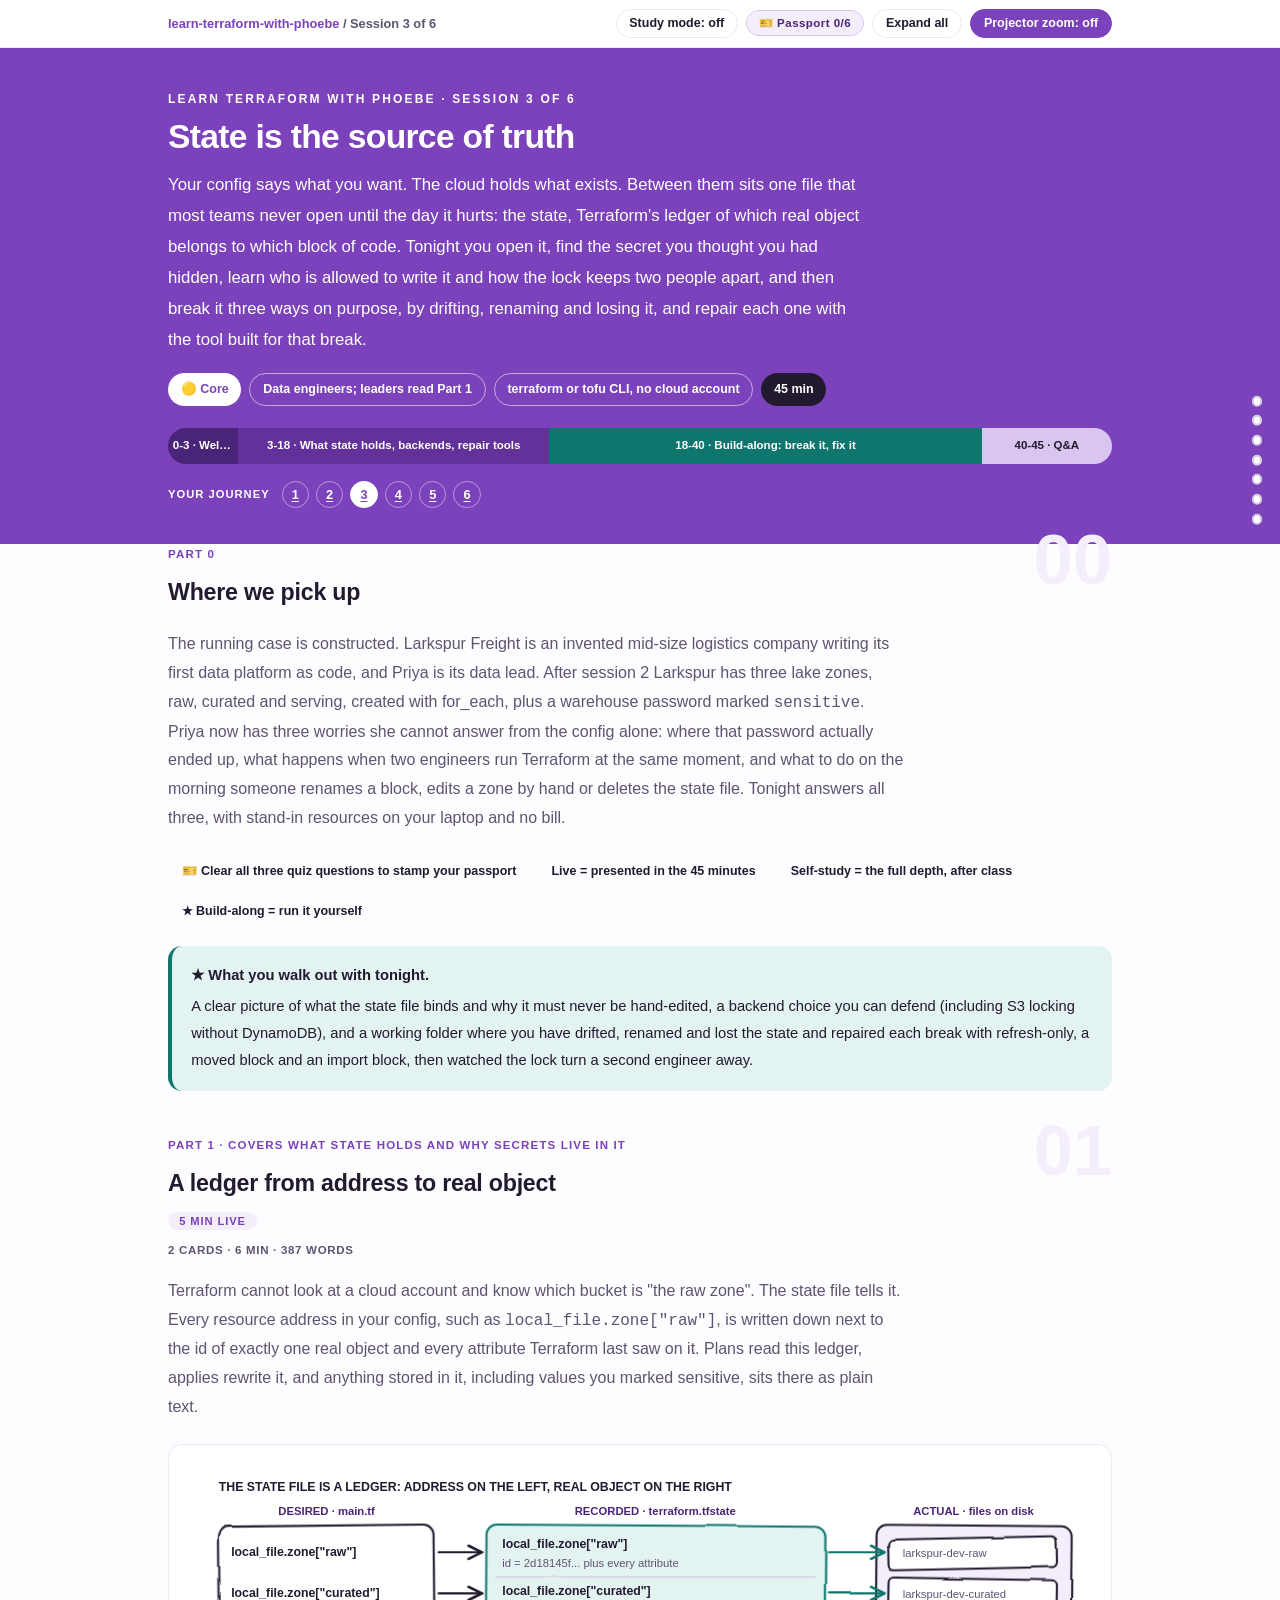
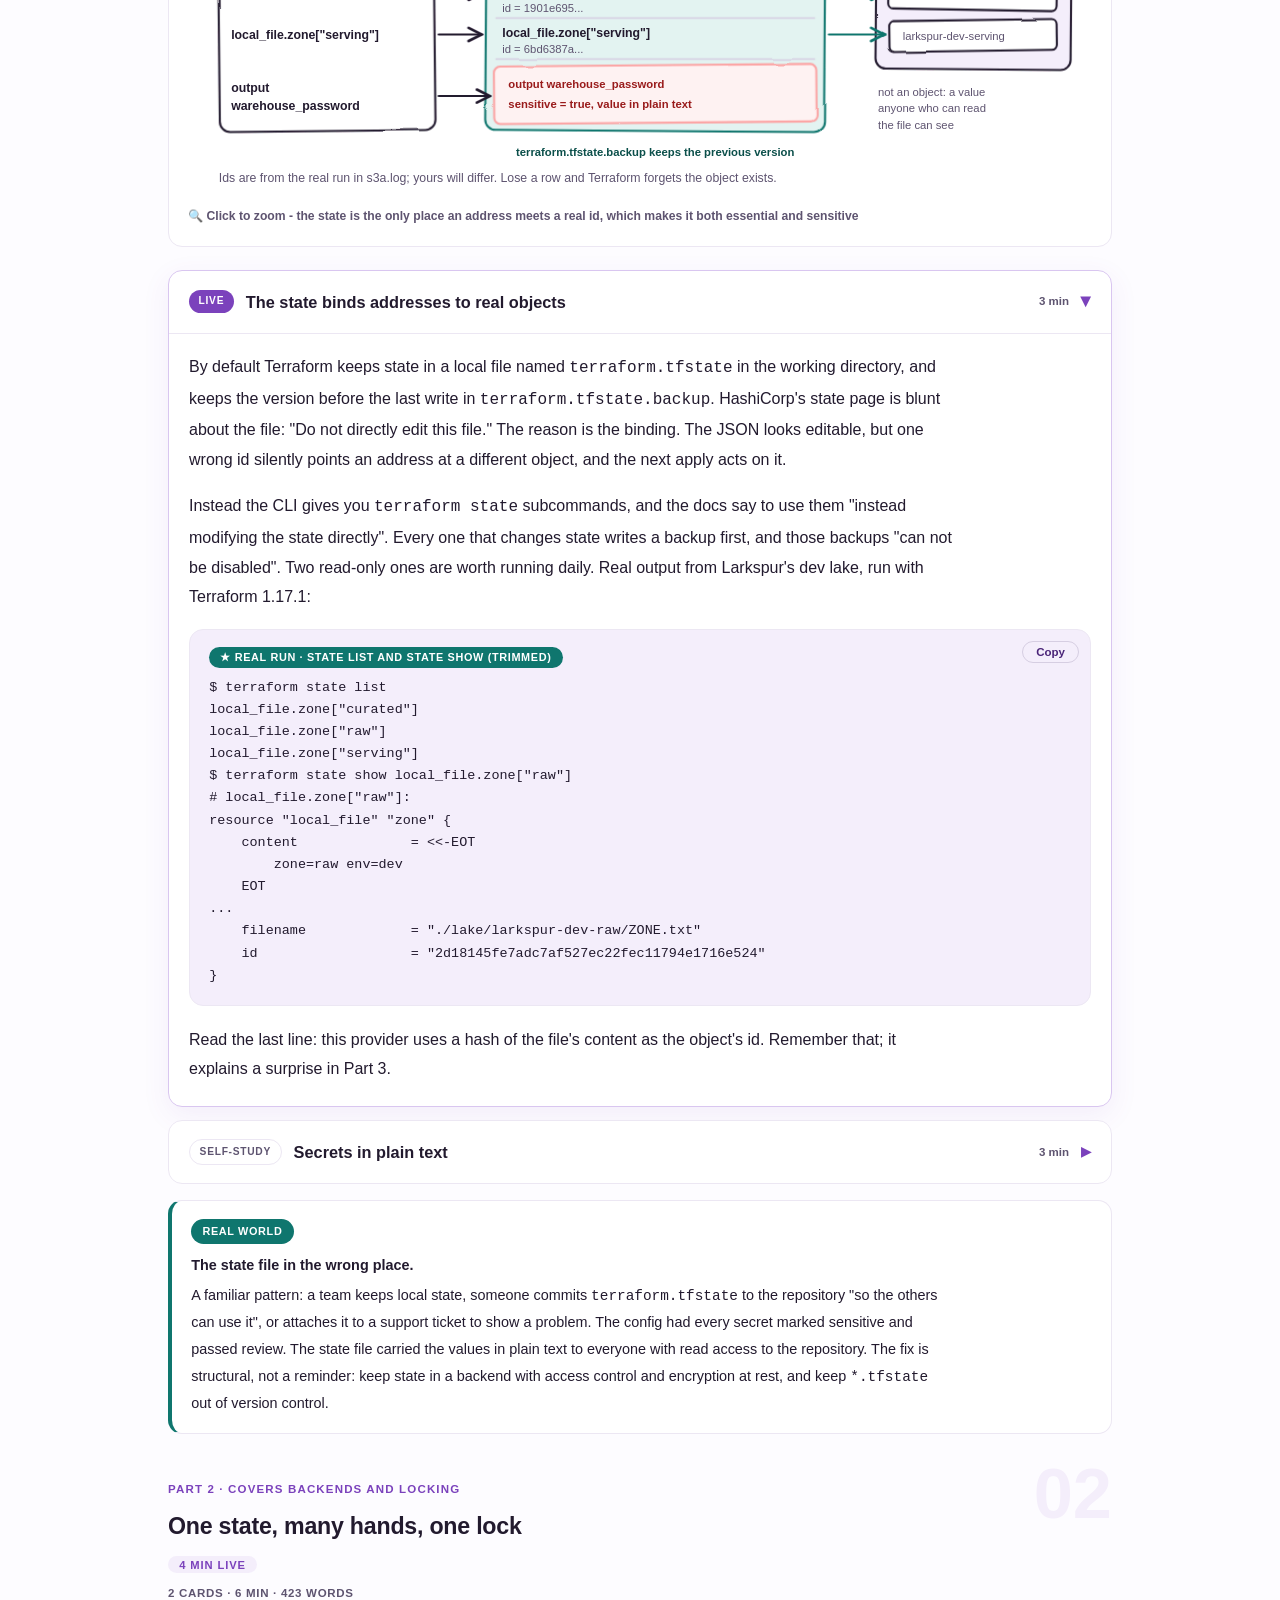
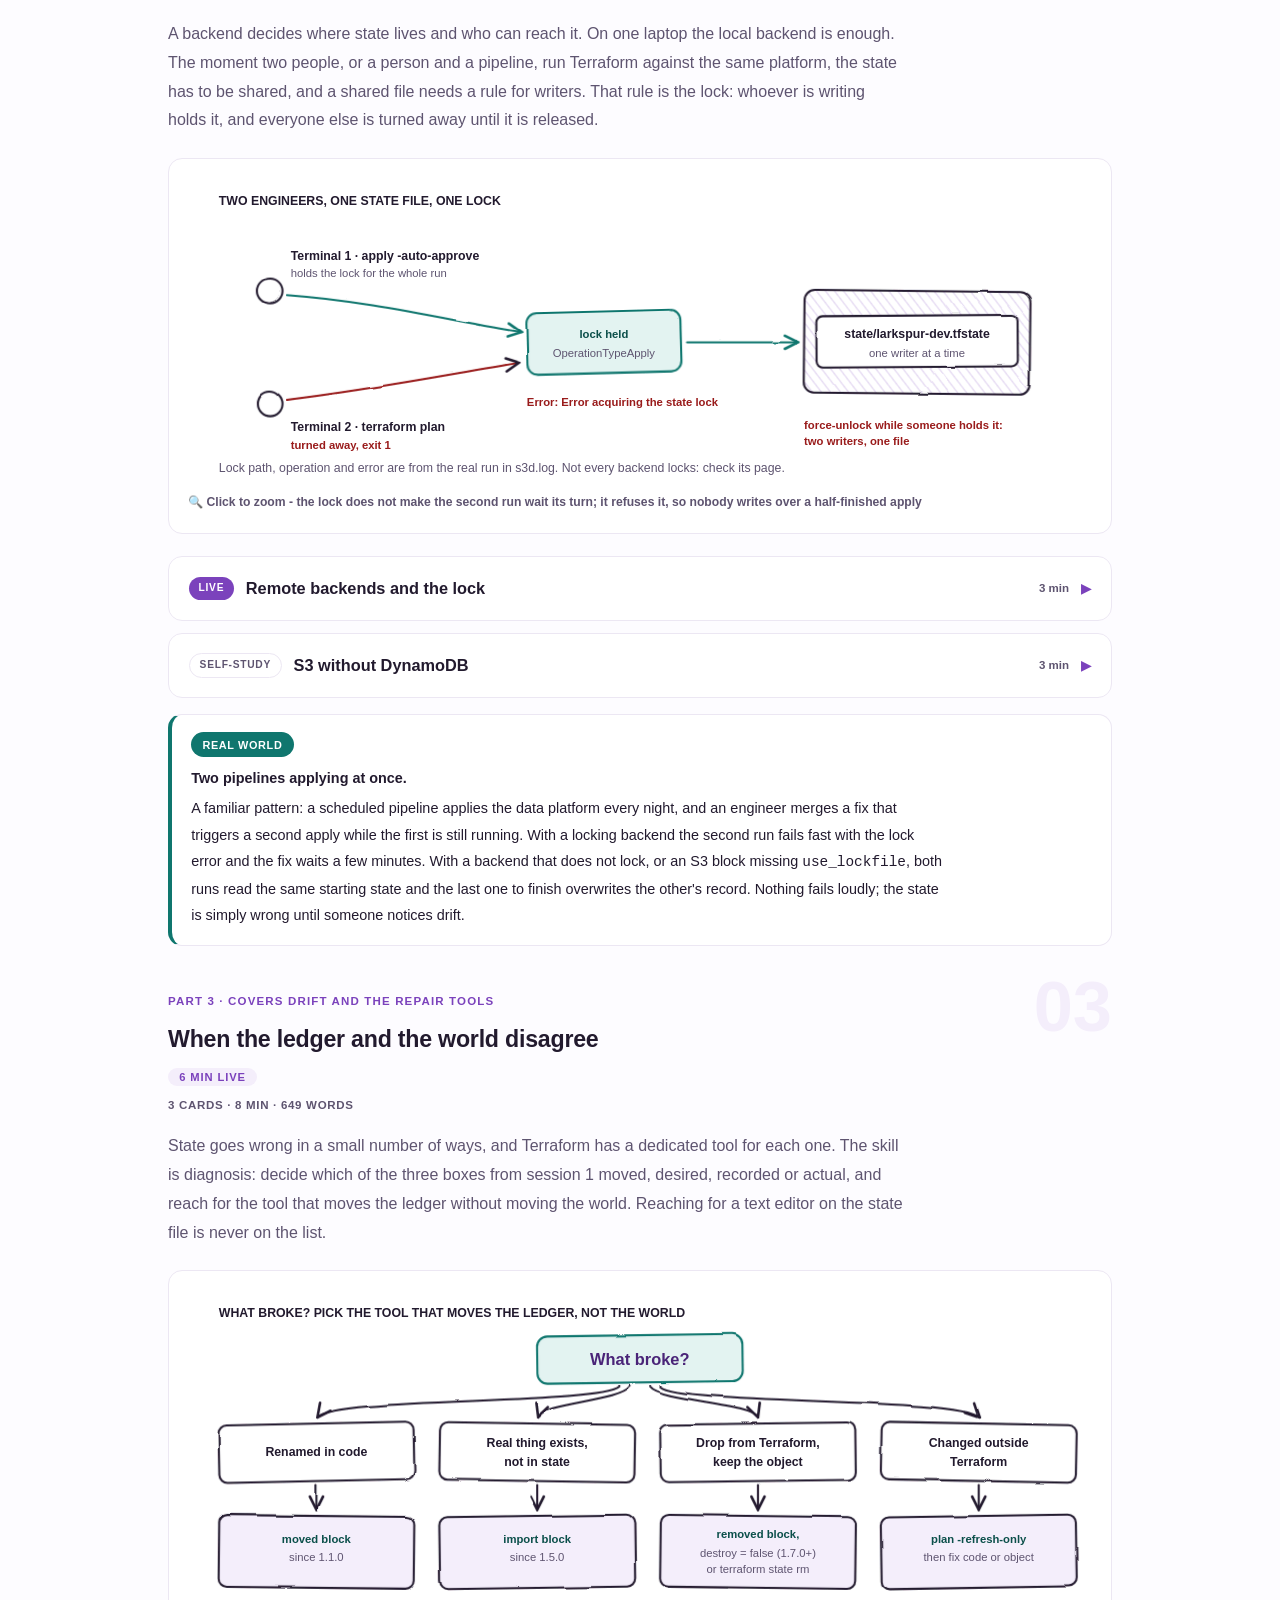
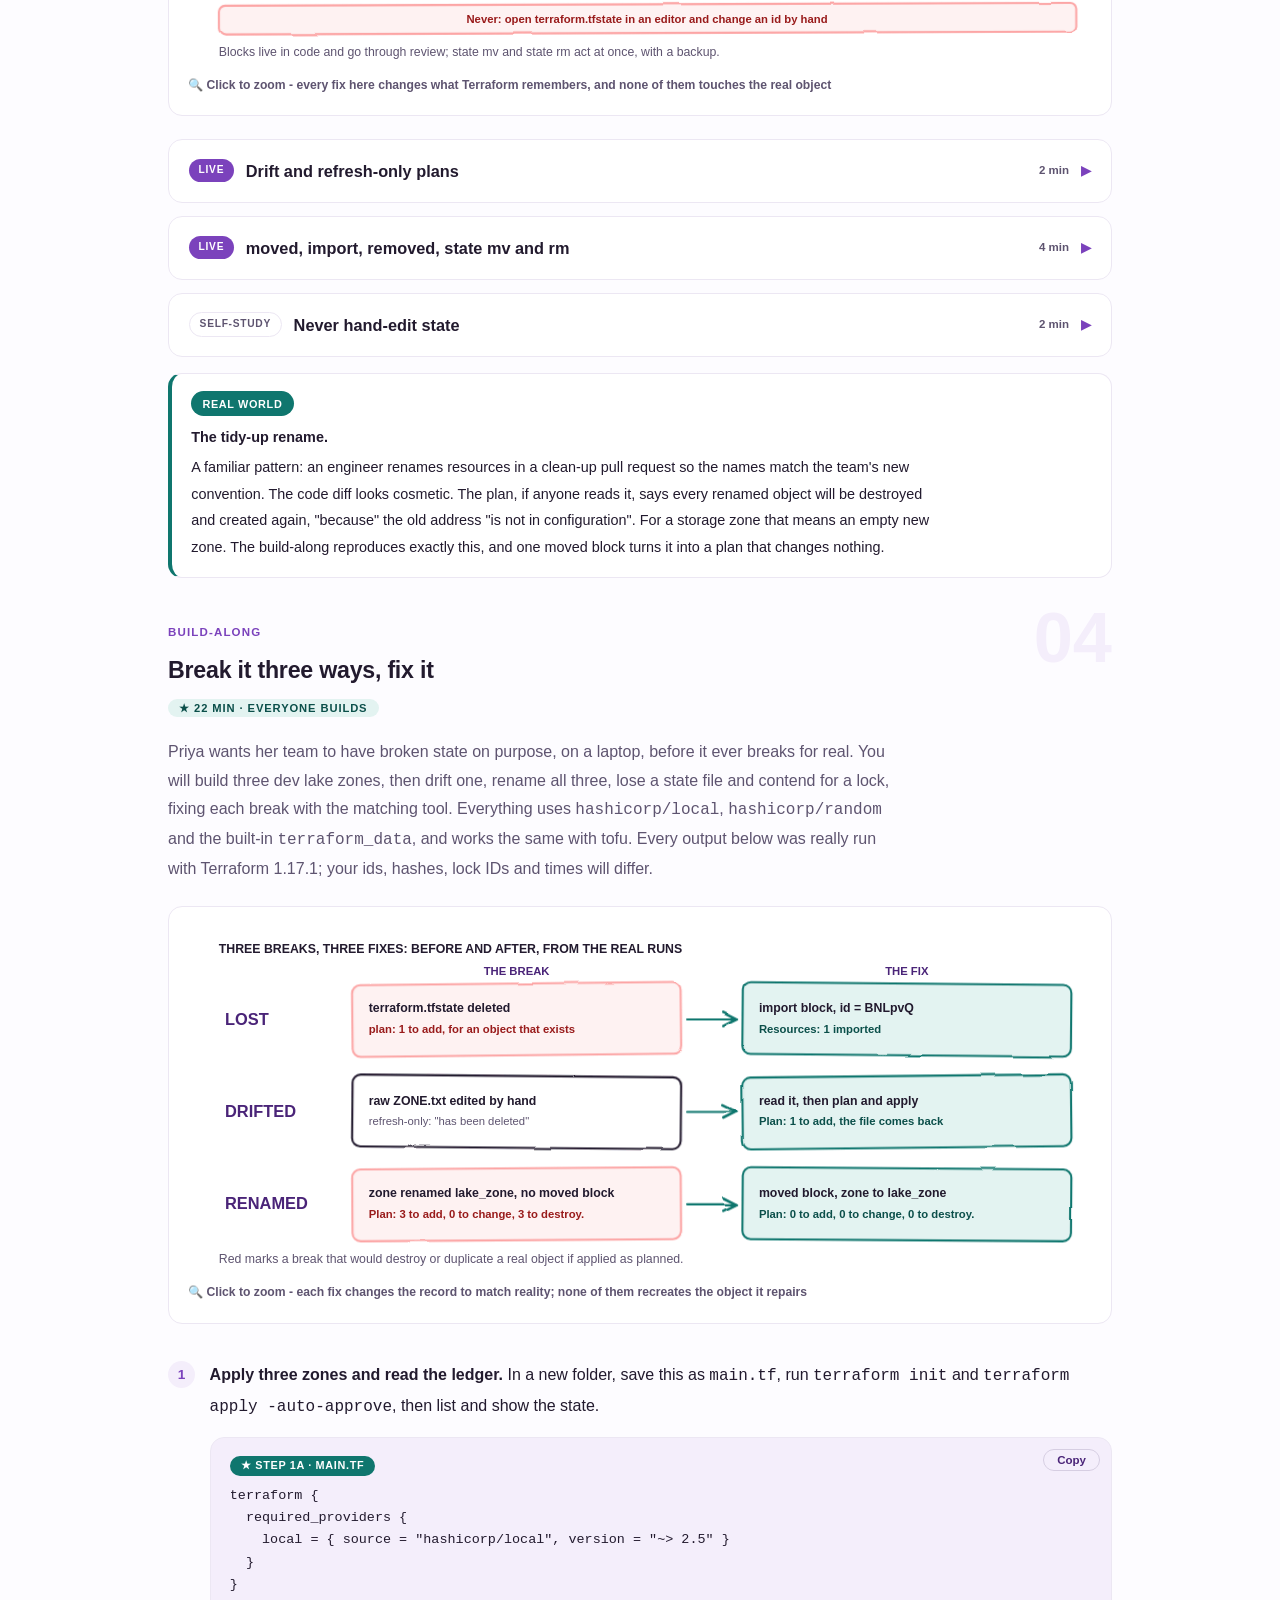
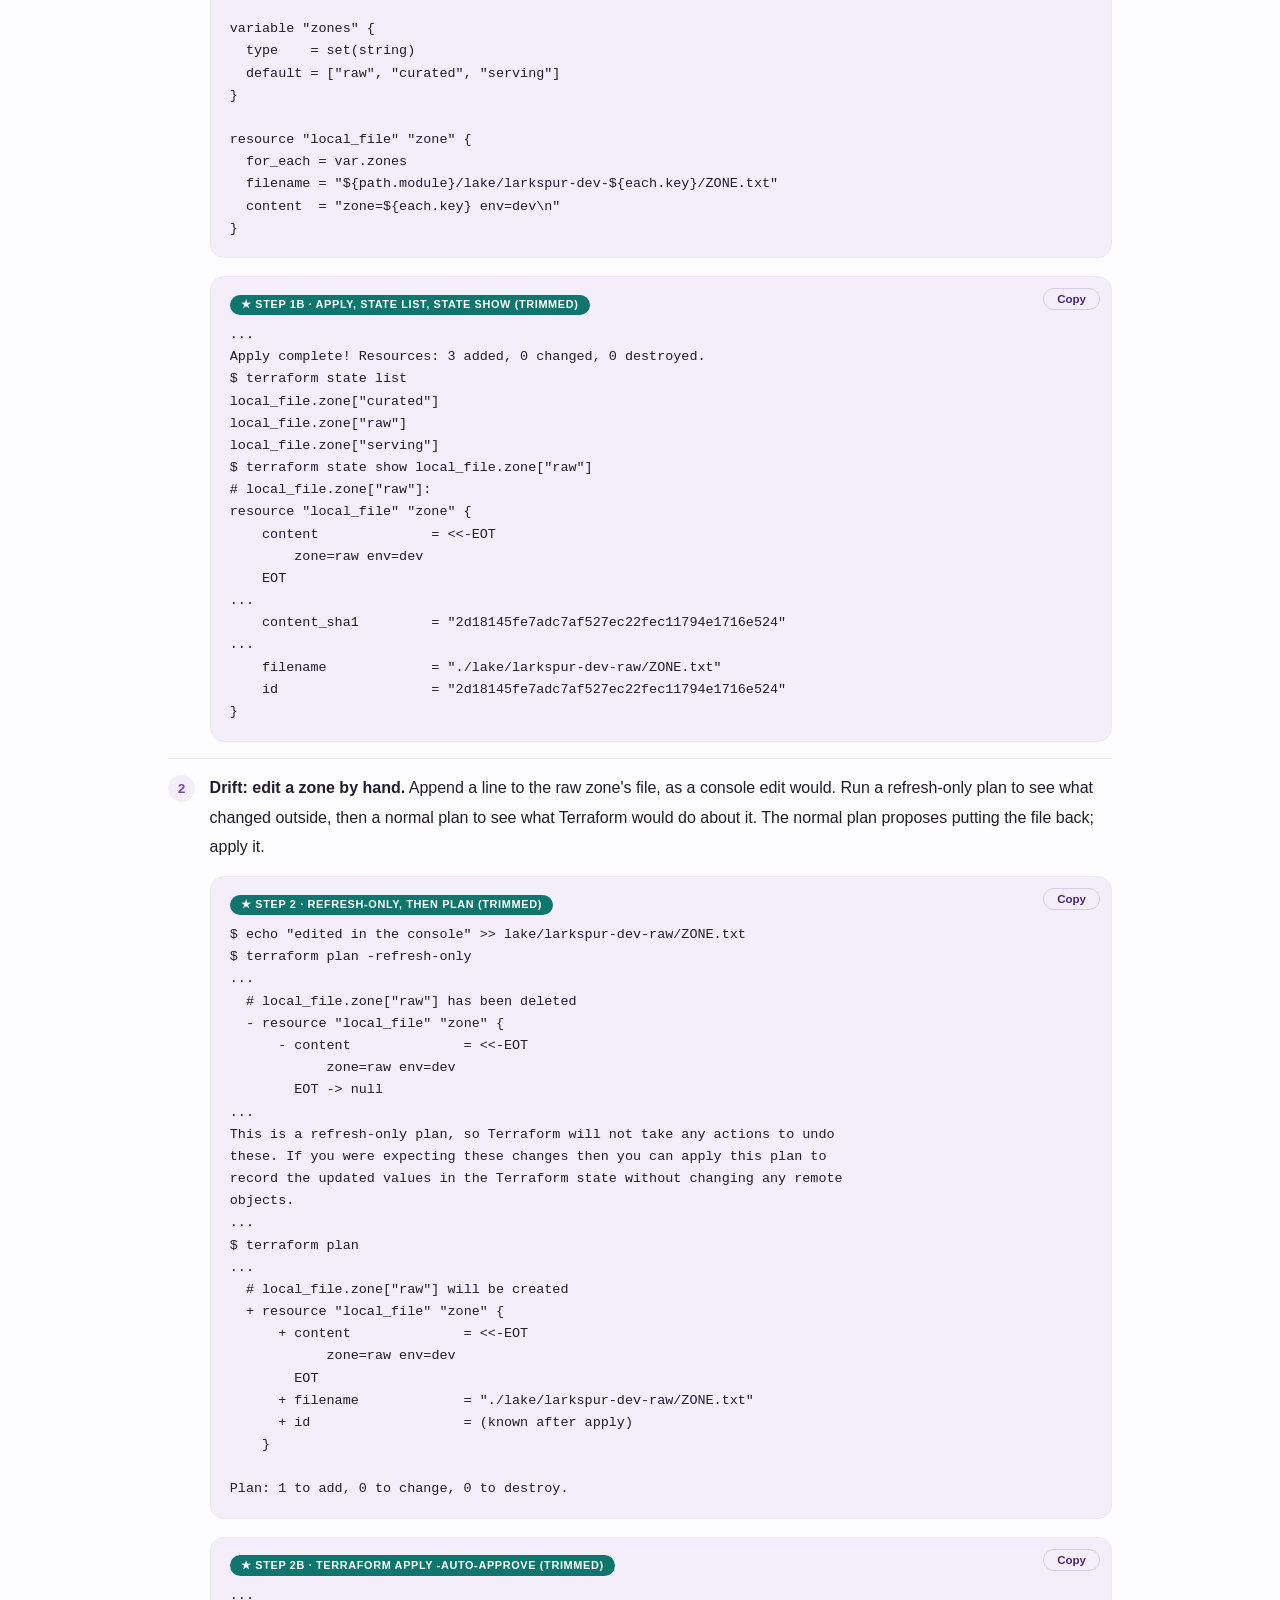
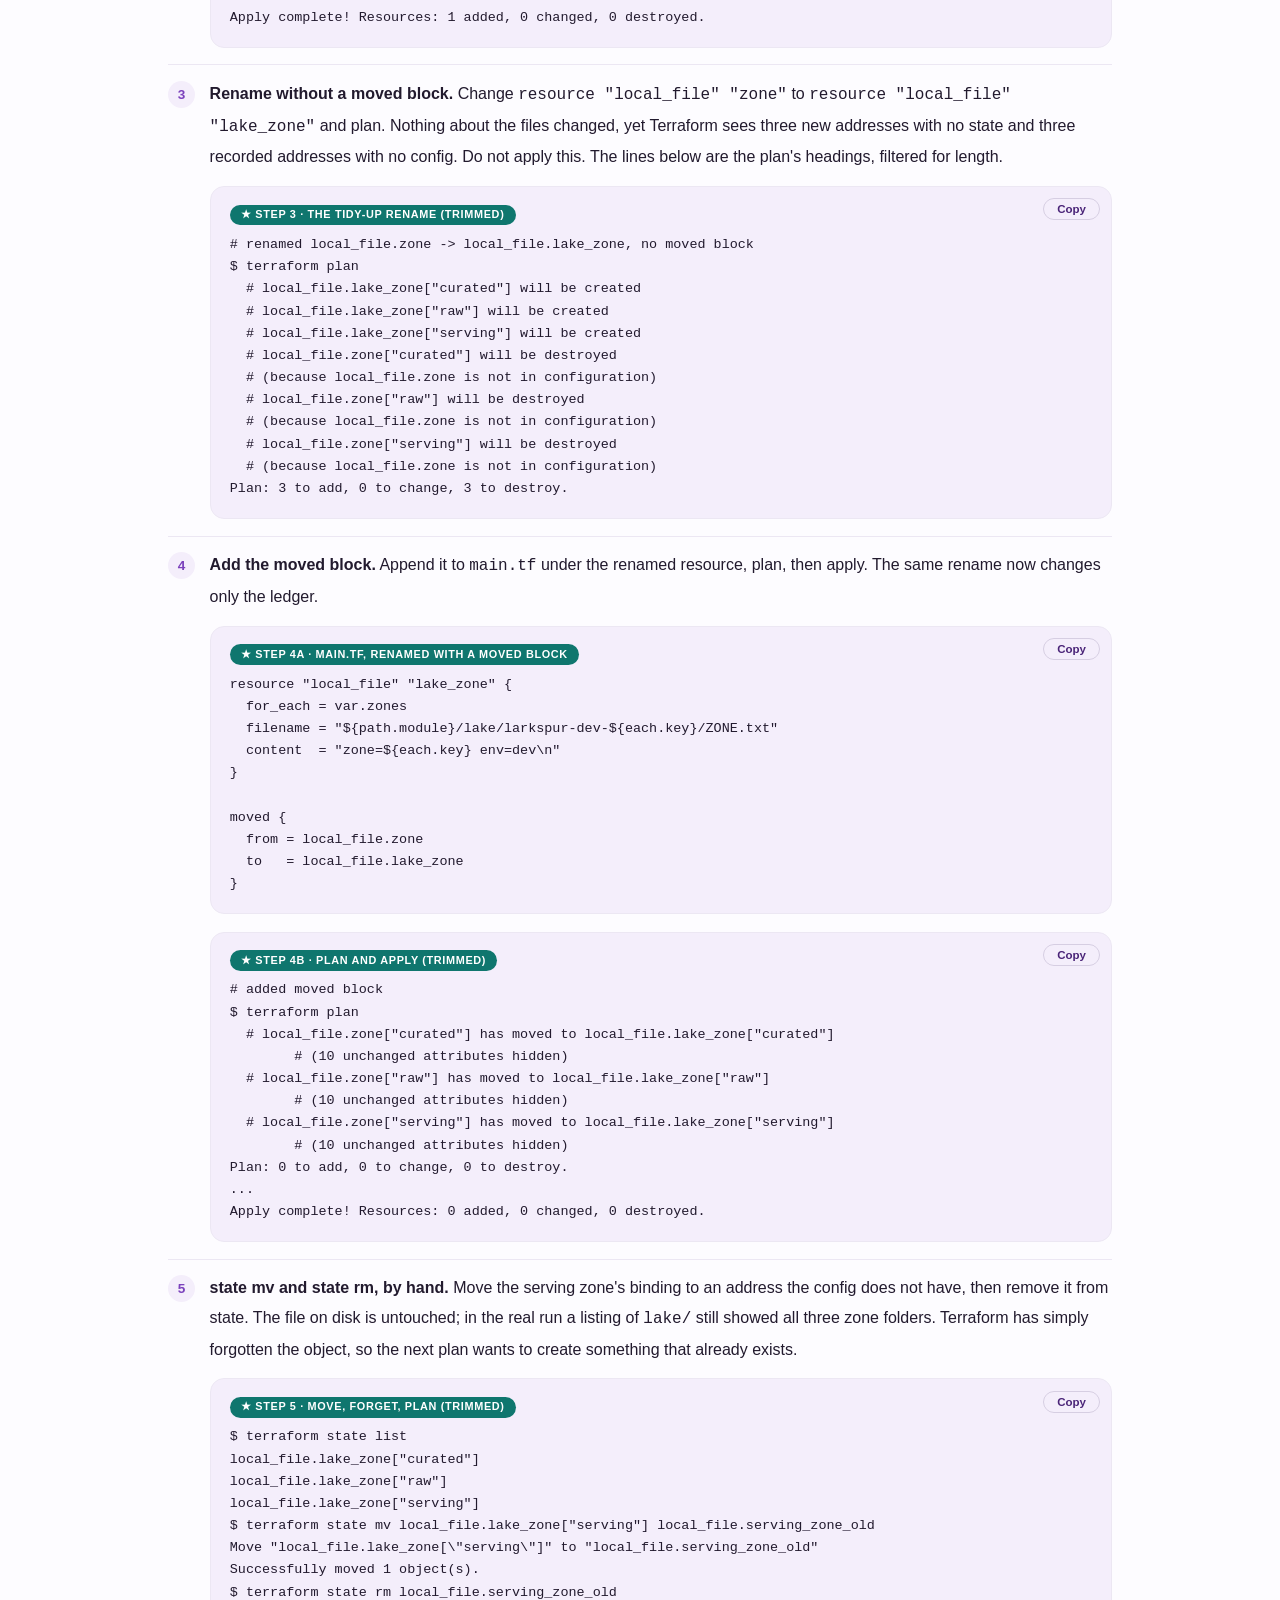
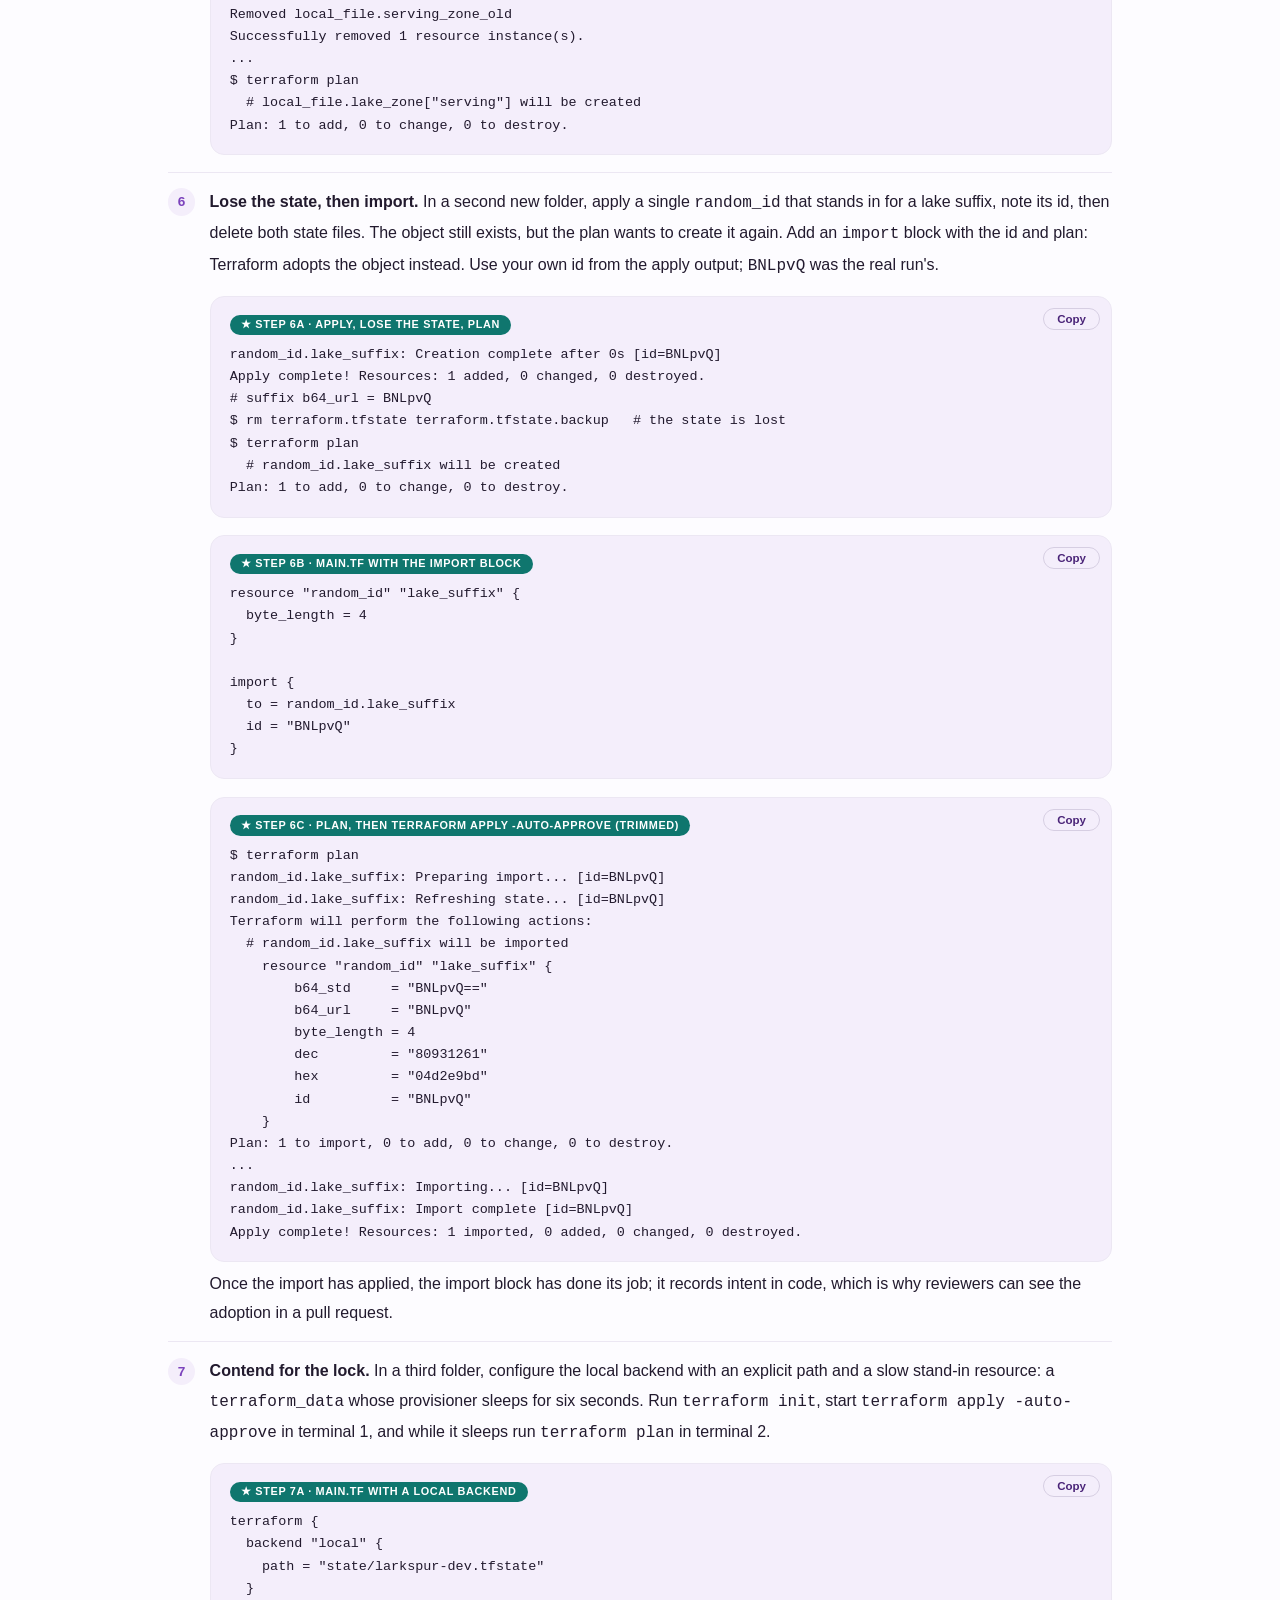
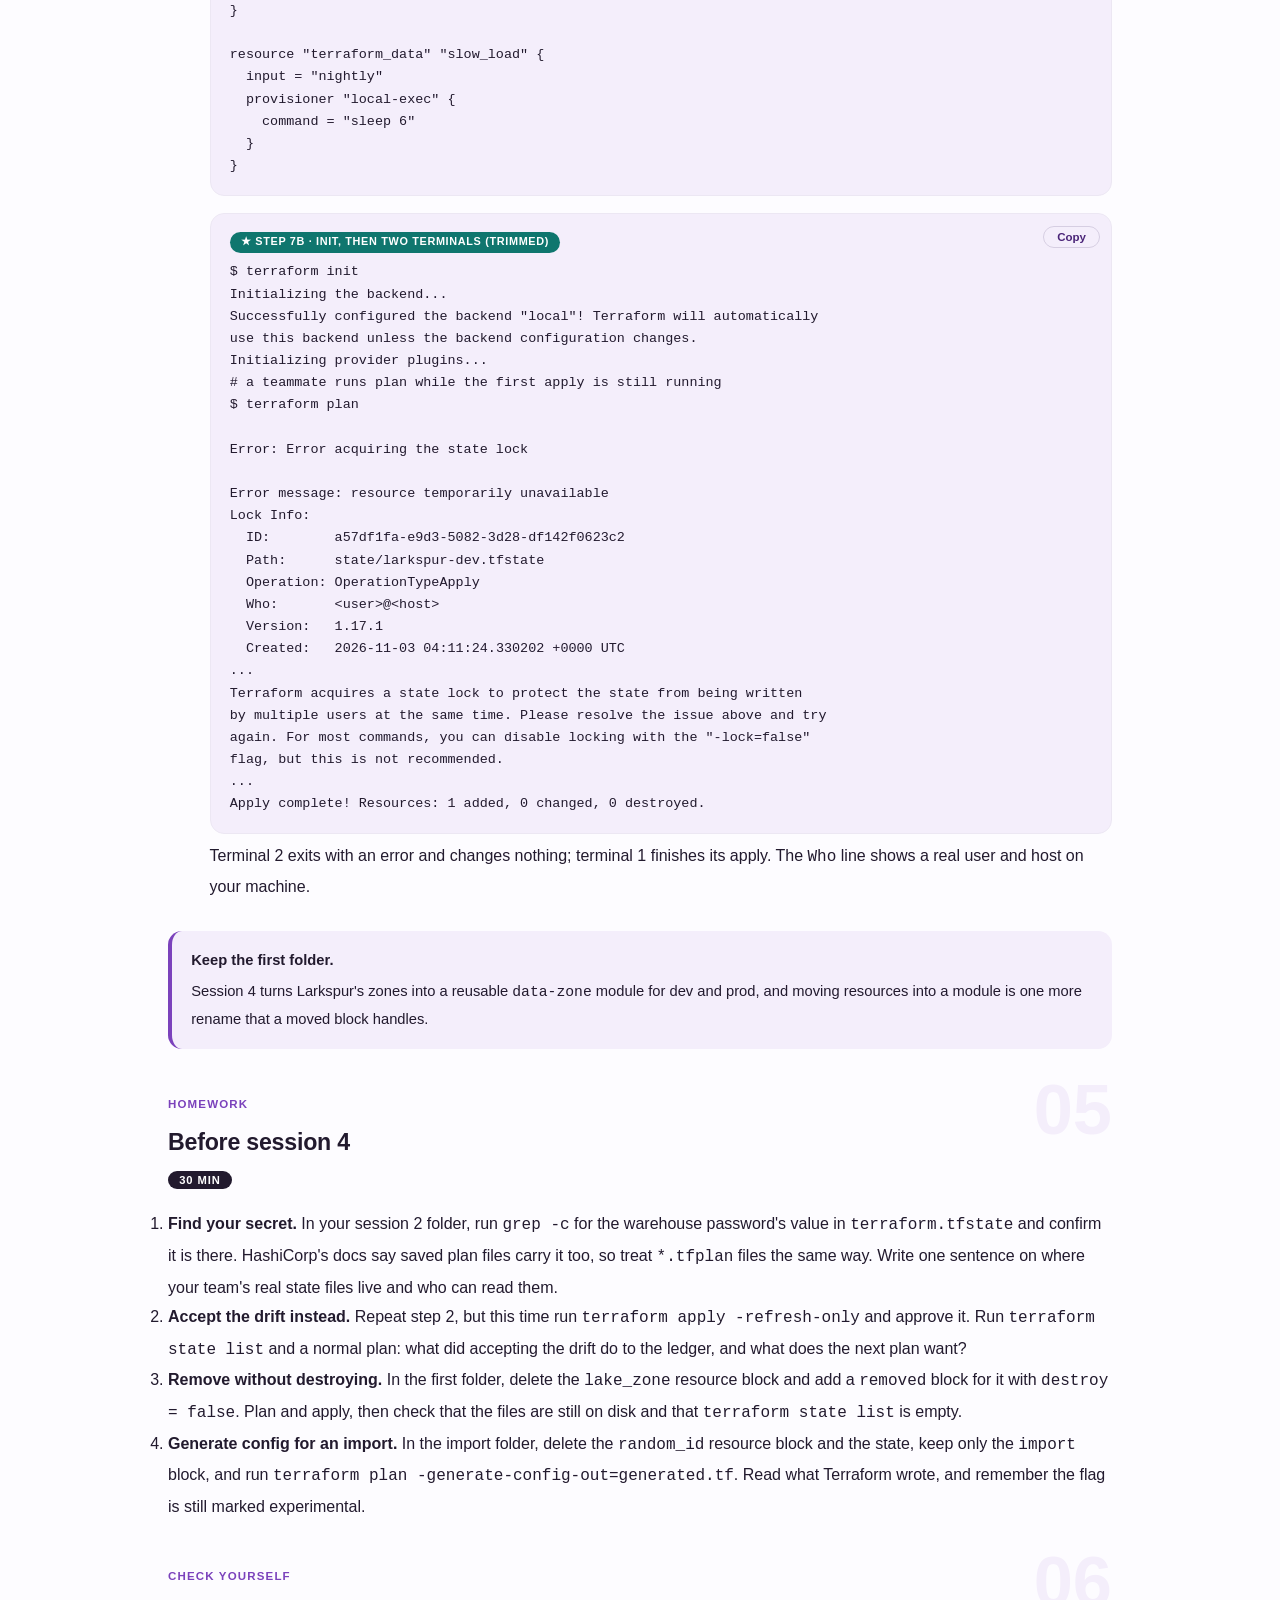
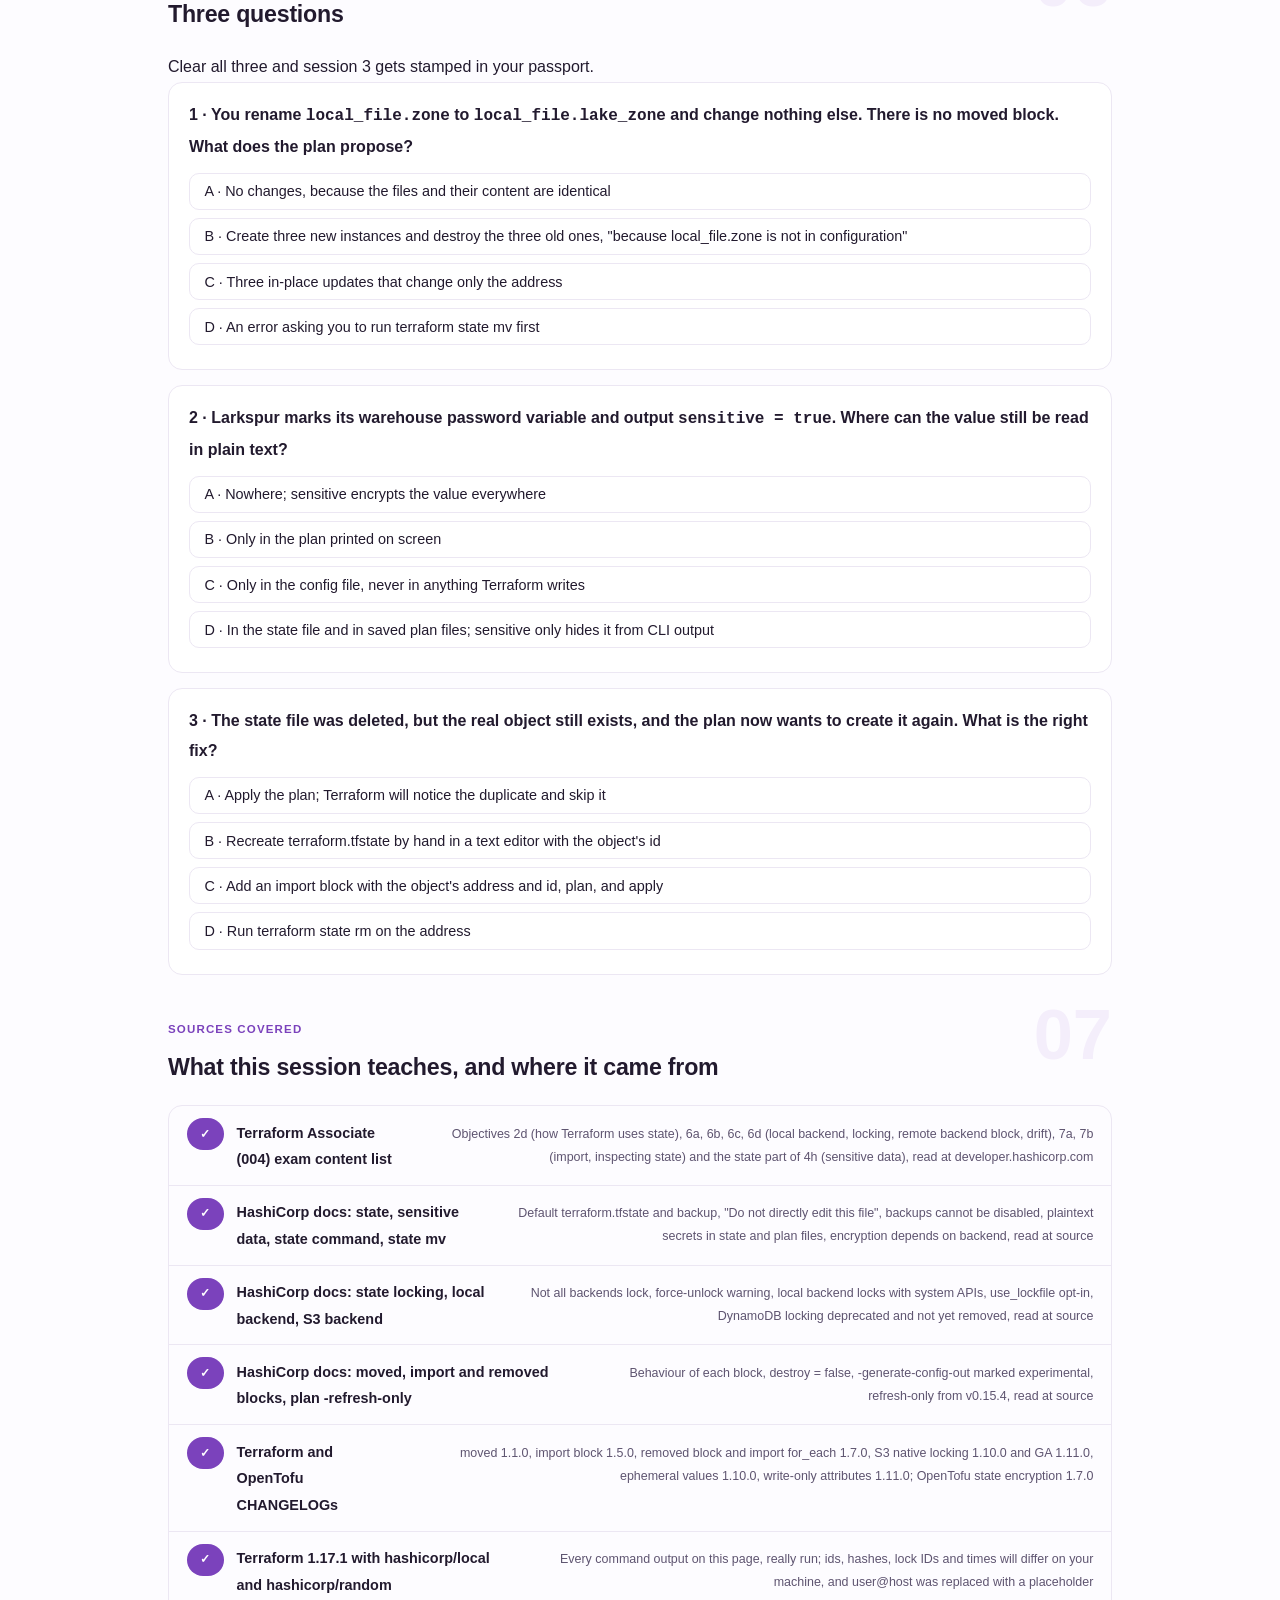
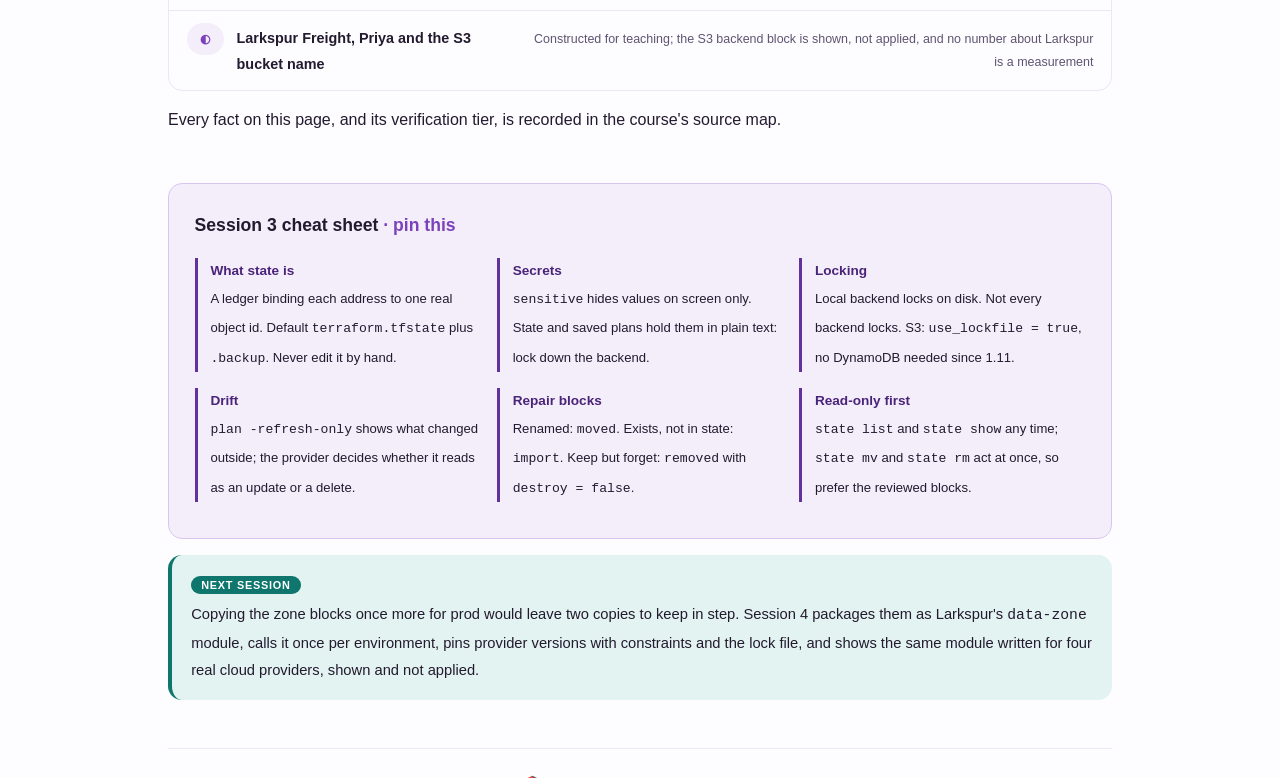
<file: courses/03-state-is-the-source-of-truth.html>
<!DOCTYPE html>
<html lang="en">
<head>
<meta charset="UTF-8">
<meta name="viewport" content="width=device-width, initial-scale=1.0">
<!-- social:start -->
<meta name="description" content="Session 3 of 6. What the Terraform state file holds and why secrets live in it, backends and locking, drift and refresh-only plans, and the repair tools: moved, import, removed, state mv and state rm. State broken three ways and fixed, really run on your laptop with no cloud account.">
<meta property="og:type" content="article">
<meta property="og:site_name" content="Learn with Phoebe">
<meta property="og:title" content="State is the source of truth - learn terraform with phoebe">
<meta property="og:description" content="Session 3 of 6. The ledger that binds your code to real objects: what it holds, who may write it, and how to repair it without hand-editing.">
<meta property="og:url" content="https://phoebefu6.github.io/learn-terraform-with-phoebe/courses/03-state-is-the-source-of-truth.html">
<meta property="og:image" content="https://phoebefu6.github.io/learn-terraform-with-phoebe/assets/og-cover.png">
<meta property="og:image:width" content="1200">
<meta property="og:image:height" content="630">
<meta name="twitter:card" content="summary_large_image">
<meta name="twitter:title" content="State is the source of truth - learn terraform with phoebe">
<meta name="twitter:description" content="Session 3 of 6. State, locking, drift, and the moved, import and removed blocks, broken and fixed for real.">
<meta name="twitter:image" content="https://phoebefu6.github.io/learn-terraform-with-phoebe/assets/og-cover.png">
<!-- social:end -->
<title>Session 3 · State is the source of truth - learn terraform with phoebe</title>
<link rel="stylesheet" href="../assets/style.css?v=2">
</head>
<body>

<div class="toolbar">
  <div class="wrap">
    <span class="crumb"><a href="../index.html">learn-terraform-with-phoebe</a> / Session 3 of 6</span>
    <button class="btn" id="toggle-all" type="button">Expand all</button>
    <button class="btn primary" id="zoom-toggle" type="button">Projector zoom: off</button>
  </div>
</div>

<header class="masthead">
  <div class="wrap">
    <div class="eyebrow">Learn Terraform with Phoebe · Session 3 of 6</div>
    <h1>State is the source of <span class="accent">truth</span></h1>
    <p class="sub">Your config says what you want. The cloud holds what exists. Between them sits one file that most teams never open until the day it hurts: the state, Terraform's ledger of which real object belongs to which block of code. Tonight you open it, find the secret you thought you had hidden, learn who is allowed to write it and how the lock keeps two people apart, and then break it three ways on purpose, by drifting, renaming and losing it, and repair each one with the tool built for that break.</p>
    <div class="chip-row">
      <span class="chip level">🟡 Core</span>
      <span class="chip audience">Data engineers; leaders read Part 1</span>
      <span class="chip audience">terraform or tofu CLI, no cloud account</span>
      <span class="chip time">45 min</span>
    </div>
    <div class="agenda">
      <span class="a1" style="flex:1">0-3 · Welcome</span>
      <span class="a2" style="flex:5">3-18 · What state holds, backends, repair tools</span>
      <span class="a3" style="flex:7">18-40 · Build-along: break it, fix it</span>
      <span class="a4" style="flex:2">40-45 · Q&amp;A</span>
    </div>
  </div>
</header>

<main class="wrap">

  <section class="section" id="intro">
    <div class="section-kicker">
      <span class="klabel">Part 0</span>
      <h2>Where we pick up</h2>
    </div>
    <p class="lede">The running case is constructed. Larkspur Freight is an invented mid-size logistics company writing its first data platform as code, and Priya is its data lead. After session 2 Larkspur has three lake zones, raw, curated and serving, created with for_each, plus a warehouse password marked <code>sensitive</code>. Priya now has three worries she cannot answer from the config alone: where that password actually ended up, what happens when two engineers run Terraform at the same moment, and what to do on the morning someone renames a block, edits a zone by hand or deletes the state file. Tonight answers all three, with stand-in resources on your laptop and no bill.</p>

    <div class="legend">
      <span class="pill">🎫 Clear all three quiz questions to stamp your passport</span>
      <span class="pill">Live = presented in the 45 minutes</span>
      <span class="pill">Self-study = the full depth, after class</span>
      <span class="pill">★ Build-along = run it yourself</span>
    </div>

    <div class="callout win">
      <p><strong>★ What you walk out with tonight.</strong> A clear picture of what the state file binds and why it must never be hand-edited, a backend choice you can defend (including S3 locking without DynamoDB), and a working folder where you have drifted, renamed and lost the state and repaired each break with refresh-only, a moved block and an import block, then watched the lock turn a second engineer away.</p>
    </div>
  </section>

  <section class="section" id="part-1">
    <div class="section-kicker">
      <span class="klabel">Part 1 · covers what state holds and why secrets live in it</span>
      <h2>A ledger from address to real object</h2>
      <span class="tag concept">5 min live</span>
    </div>
    <p class="lede">Terraform cannot look at a cloud account and know which bucket is "the raw zone". The state file tells it. Every resource address in your config, such as <code>local_file.zone["raw"]</code>, is written down next to the id of exactly one real object and every attribute Terraform last saw on it. Plans read this ledger, applies rewrite it, and anything stored in it, including values you marked sensitive, sits there as plain text.</p>

    <figure class="zoomable">
      <svg viewBox="0 0 880 322" xmlns="http://www.w3.org/2000/svg" role="img" aria-label="Three columns. Left, the config main.tf lists local_file.zone raw, curated and serving, and an output warehouse_password. Middle, the state file terraform.tfstate holds one row per address with the real object id: raw 2d18145f, curated 1901e695, serving 6bd6387a. A fourth row, highlighted red, holds the sensitive output value in plain text. Right, the actual files on disk, larkspur-dev-raw, curated and serving, each bound to one state row. The secret row binds to no object; it is just a value anyone who can read the file can see.">
        <defs>
          <filter id="w3aSk" x="-3%" y="-3%" width="106%" height="106%"><feTurbulence type="fractalNoise" baseFrequency="0.02" numOctaves="2" seed="31" result="n"/><feDisplacementMap in="SourceGraphic" in2="n" scale="2.4" xChannelSelector="R" yChannelSelector="G"/></filter>
          <pattern id="w3aHc" patternUnits="userSpaceOnUse" width="7" height="7" patternTransform="rotate(-38)"><line x1="0" y1="0" x2="0" y2="7" stroke="#7B42BC" stroke-width="1" opacity=".5"/></pattern>
          <marker id="w3aAr" viewBox="0 0 10 10" refX="9" refY="5" markerWidth="8" markerHeight="8" orient="auto"><path d="M1 1 L9 5 L1 9" fill="none" stroke="#221A2E" stroke-width="1.6" stroke-linecap="round"/></marker>
          <marker id="w3aAt" viewBox="0 0 10 10" refX="9" refY="5" markerWidth="8" markerHeight="8" orient="auto"><path d="M1 1 L9 5 L1 9" fill="none" stroke="#0F766E" stroke-width="1.6" stroke-linecap="round"/></marker>
        </defs>
        <style>
          .w3aH { font: 800 12px Inter, sans-serif; fill: #221A2E; }
          .w3aL { font: 600 12px Inter, sans-serif; fill: #221A2E; }
          .w3aS { font: 400 11px Inter, sans-serif; fill: #5E5470; }
          .w3aB { font: 800 11px Inter, sans-serif; fill: #0B4F4A; }
          .w3aR { font: 800 11px Inter, sans-serif; fill: #991B1B; }
          .w3aA { font: 700 11px Inter, sans-serif; fill: #4A2478; }
          .w3aN { font: 400 12px Inter, sans-serif; fill: #5E5470; }
        </style>

        <text class="w3aH" x="30" y="26">THE STATE FILE IS A LEDGER: ADDRESS ON THE LEFT, REAL OBJECT ON THE RIGHT</text>

        <g filter="url(#w3aSk)" fill="none" stroke="#221A2E" stroke-width="2" stroke-linecap="round" stroke-linejoin="round">
          <rect x="30" y="60" width="210" height="200" rx="10" transform="rotate(-0.6 135 160)" fill="#FFFFFF"/>
          <rect x="290" y="60" width="330" height="200" rx="10" transform="rotate(0.4 455 160)" fill="#E3F3F1" stroke="#0F766E"/>
          <path d="M300 110 L610 110 M300 150 L610 150 M300 190 L610 190" stroke="#D6CEE2" stroke-width="1.4"/>
          <rect x="298" y="196" width="314" height="56" rx="6" transform="rotate(-0.5 455 224)" fill="#FEF2F2" stroke="#FCA5A5"/>
          <rect x="670" y="60" width="190" height="140" rx="10" transform="rotate(0.5 765 130)" fill="#F4EEFB"/>
          <rect x="682" y="72" width="164" height="30" rx="5" transform="rotate(-1.2 764 87)" fill="#FFFFFF"/>
          <rect x="682" y="112" width="164" height="30" rx="5" transform="rotate(1 764 127)" fill="#FFFFFF"/>
          <rect x="682" y="152" width="164" height="30" rx="5" transform="rotate(-0.8 764 167)" fill="#FFFFFF"/>
          <path d="M244 86 L286 86" marker-end="url(#w3aAr)"/>
          <path d="M244 126 L286 126" marker-end="url(#w3aAr)"/>
          <path d="M244 166 L286 166" marker-end="url(#w3aAr)"/>
          <path d="M244 226 L294 226" marker-end="url(#w3aAr)"/>
          <path d="M624 86 L678 86" stroke="#0F766E" marker-end="url(#w3aAt)"/>
          <path d="M624 126 L678 126" stroke="#0F766E" marker-end="url(#w3aAt)"/>
          <path d="M624 166 L678 166" stroke="#0F766E" marker-end="url(#w3aAt)"/>
        </g>

        <text class="w3aA" x="135" y="50" text-anchor="middle">DESIRED · main.tf</text>
        <text class="w3aA" x="455" y="50" text-anchor="middle">RECORDED · terraform.tfstate</text>
        <text class="w3aA" x="765" y="50" text-anchor="middle">ACTUAL · files on disk</text>
        <text class="w3aL" x="42" y="90">local_file.zone["raw"]</text>
        <text class="w3aL" x="42" y="130">local_file.zone["curated"]</text>
        <text class="w3aL" x="42" y="170">local_file.zone["serving"]</text>
        <text class="w3aL" x="42" y="222">output</text>
        <text class="w3aL" x="42" y="240">warehouse_password</text>
        <text class="w3aL" x="306" y="82">local_file.zone["raw"]</text>
        <text class="w3aS" x="306" y="100">id = 2d18145f... plus every attribute</text>
        <text class="w3aL" x="306" y="128">local_file.zone["curated"]</text>
        <text class="w3aS" x="306" y="144">id = 1901e695...</text>
        <text class="w3aL" x="306" y="168">local_file.zone["serving"]</text>
        <text class="w3aS" x="306" y="184">id = 6bd6387a...</text>
        <text class="w3aR" x="312" y="218">output warehouse_password</text>
        <text class="w3aR" x="312" y="238">sensitive = true, value in plain text</text>
        <text class="w3aS" x="696" y="91">larkspur-dev-raw</text>
        <text class="w3aS" x="696" y="131">larkspur-dev-curated</text>
        <text class="w3aS" x="696" y="171">larkspur-dev-serving</text>
        <text class="w3aS" x="672" y="226">not an object: a value</text>
        <text class="w3aS" x="672" y="242">anyone who can read</text>
        <text class="w3aS" x="672" y="258">the file can see</text>
        <text class="w3aB" x="455" y="284" text-anchor="middle">terraform.tfstate.backup keeps the previous version</text>

        <text class="w3aN" x="30" y="310">Ids are from the real run in s3a.log; yours will differ. Lose a row and Terraform forgets the object exists.</text>
      </svg>
      <figcaption>🔍 Click to zoom - the state is the only place an address meets a real id, which makes it both essential and sensitive</figcaption>
    </figure>

    <details class="card" open>
      <summary><span class="mode live">Live</span>The state binds addresses to real objects<span class="mini">3 min</span><span class="caret">▶</span></summary>
      <div class="body">
        <p>By default Terraform keeps state in a local file named <code>terraform.tfstate</code> in the working directory, and keeps the version before the last write in <code>terraform.tfstate.backup</code>. HashiCorp's state page is blunt about the file: "Do not directly edit this file." The reason is the binding. The JSON looks editable, but one wrong id silently points an address at a different object, and the next apply acts on it.</p>
        <p>Instead the CLI gives you <code>terraform state</code> subcommands, and the docs say to use them "instead modifying the state directly". Every one that changes state writes a backup first, and those backups "can not be disabled". Two read-only ones are worth running daily. Real output from Larkspur's dev lake, run with Terraform 1.17.1:</p>
        <div class="prompt-box good"><span class="label">★ Real run · state list and state show (trimmed)</span>$ terraform state list
local_file.zone["curated"]
local_file.zone["raw"]
local_file.zone["serving"]
$ terraform state show local_file.zone["raw"]
# local_file.zone["raw"]:
resource "local_file" "zone" {
    content              = &lt;&lt;-EOT
        zone=raw env=dev
    EOT
...
    filename             = "./lake/larkspur-dev-raw/ZONE.txt"
    id                   = "2d18145fe7adc7af527ec22fec11794e1716e524"
}</div>
        <p>Read the last line: this provider uses a hash of the file's content as the object's id. Remember that; it explains a surprise in Part 3.</p>
      </div>
    </details>

    <details class="card">
      <summary><span class="mode self">Self-study</span>Secrets in plain text<span class="mini">3 min</span><span class="caret">▶</span></summary>
      <div class="body">
        <p>In session 2 Larkspur's <code>warehouse_password</code> variable and output were marked <code>sensitive = true</code>, and the CLI printed <code>&lt;sensitive&gt;</code> instead of the value. Then <code>grep -c</code> on the state file counted it once. That is documented behaviour, not a bug. HashiCorp's sensitive-data page says "Terraform stores your state in a plaintext file, which includes any secret values you defined in your configuration", and that values with the <code>sensitive</code> argument are stored "in both state and plan files". <code>sensitive</code> hides a value from the screen; it does not hide it from the file.</p>
        <p>So treat the state file, and any saved plan file, with the same care as the secret itself. Whether it is encrypted at rest depends on where it lives: in HashiCorp's words, "the encryption method depends on your specific backend". OpenTofu took a different route and added optional end-to-end encryption for state files in its 1.7.0 release, covering state and plan files at rest, locally or in a backend.</p>
        <p>Newer Terraform releases add ways to keep some values out of state altogether: ephemeral values in 1.10.0 and write-only attributes in 1.11.0, neither of which is persisted to state; both are worth reading about once the basics here are solid.</p>
      </div>
    </details>

    <div class="callout example">
      <span class="ex-pill">Real world</span>
      <p><strong>The state file in the wrong place.</strong> A familiar pattern: a team keeps local state, someone commits <code>terraform.tfstate</code> to the repository "so the others can use it", or attaches it to a support ticket to show a problem. The config had every secret marked sensitive and passed review. The state file carried the values in plain text to everyone with read access to the repository. The fix is structural, not a reminder: keep state in a backend with access control and encryption at rest, and keep <code>*.tfstate</code> out of version control.</p>
    </div>
  </section>

  <section class="section" id="part-2">
    <div class="section-kicker">
      <span class="klabel">Part 2 · covers backends and locking</span>
      <h2>One state, many hands, one lock</h2>
      <span class="tag concept">4 min live</span>
    </div>
    <p class="lede">A backend decides where state lives and who can reach it. On one laptop the local backend is enough. The moment two people, or a person and a pipeline, run Terraform against the same platform, the state has to be shared, and a shared file needs a rule for writers. That rule is the lock: whoever is writing holds it, and everyone else is turned away until it is released.</p>

    <figure class="zoomable">
      <svg viewBox="0 0 880 296" xmlns="http://www.w3.org/2000/svg" role="img" aria-label="Terminal 1 runs apply and takes the lock on state/larkspur-dev.tfstate, operation OperationTypeApply. Terminal 2 runs plan at the same time; its request reaches the lock and is turned away with Error acquiring the state lock. Only the lock holder writes the state file. A note warns that force-unlock while someone holds the lock can give two writers on one file.">
        <defs>
          <filter id="w3bSk" x="-3%" y="-3%" width="106%" height="106%"><feTurbulence type="fractalNoise" baseFrequency="0.02" numOctaves="2" seed="47" result="n"/><feDisplacementMap in="SourceGraphic" in2="n" scale="2.4" xChannelSelector="R" yChannelSelector="G"/></filter>
          <pattern id="w3bHc" patternUnits="userSpaceOnUse" width="7" height="7" patternTransform="rotate(-38)"><line x1="0" y1="0" x2="0" y2="7" stroke="#7B42BC" stroke-width="1" opacity=".5"/></pattern>
          <marker id="w3bAr" viewBox="0 0 10 10" refX="9" refY="5" markerWidth="8" markerHeight="8" orient="auto"><path d="M1 1 L9 5 L1 9" fill="none" stroke="#221A2E" stroke-width="1.6" stroke-linecap="round"/></marker>
          <marker id="w3bAt" viewBox="0 0 10 10" refX="9" refY="5" markerWidth="8" markerHeight="8" orient="auto"><path d="M1 1 L9 5 L1 9" fill="none" stroke="#0F766E" stroke-width="1.6" stroke-linecap="round"/></marker>
        </defs>
        <style>
          .w3bH { font: 800 12px Inter, sans-serif; fill: #221A2E; }
          .w3bL { font: 600 12px Inter, sans-serif; fill: #221A2E; }
          .w3bS { font: 400 11px Inter, sans-serif; fill: #5E5470; }
          .w3bB { font: 800 11px Inter, sans-serif; fill: #0B4F4A; }
          .w3bR { font: 800 11px Inter, sans-serif; fill: #991B1B; }
          .w3bN { font: 400 12px Inter, sans-serif; fill: #5E5470; }
        </style>

        <text class="w3bH" x="30" y="26">TWO ENGINEERS, ONE STATE FILE, ONE LOCK</text>

        <g filter="url(#w3bSk)" fill="none" stroke="#221A2E" stroke-width="2" stroke-linecap="round" stroke-linejoin="round">
          <circle cx="80" cy="110" r="12" fill="#FFFFFF"/>
          <circle cx="80" cy="220" r="12" fill="#FFFFFF"/>
          <rect x="330" y="130" width="150" height="60" rx="10" transform="rotate(-1.5 405 160)" fill="#E3F3F1" stroke="#0F766E"/>
          <rect x="600" y="110" width="220" height="100" rx="10" transform="rotate(0.6 710 160)" fill="url(#w3bHc)"/>
          <rect x="612" y="134" width="196" height="50" rx="6" transform="rotate(-0.4 710 159)" fill="#FFFFFF"/>
          <path d="M96 114 C180 120 260 140 324 150" stroke="#0F766E" marker-end="url(#w3bAt)"/>
          <path d="M96 216 C180 206 260 190 322 180" stroke="#991B1B" marker-end="url(#w3bAr)"/>
          <path d="M486 160 L594 160" stroke="#0F766E" marker-end="url(#w3bAt)"/>
        </g>

        <text class="w3bL" x="100" y="80">Terminal 1 · apply -auto-approve</text>
        <text class="w3bS" x="100" y="96">holds the lock for the whole run</text>
        <text class="w3bL" x="100" y="246">Terminal 2 · terraform plan</text>
        <text class="w3bR" x="100" y="264">turned away, exit 1</text>
        <text class="w3bB" x="405" y="156" text-anchor="middle">lock held</text>
        <text class="w3bS" x="405" y="174" text-anchor="middle">OperationTypeApply</text>
        <text class="w3bR" x="330" y="222">Error: Error acquiring the state lock</text>
        <text class="w3bL" x="710" y="156" text-anchor="middle">state/larkspur-dev.tfstate</text>
        <text class="w3bS" x="710" y="174" text-anchor="middle">one writer at a time</text>
        <text class="w3bR" x="600" y="244">force-unlock while someone holds it:</text>
        <text class="w3bR" x="600" y="260">two writers, one file</text>

        <text class="w3bN" x="30" y="286">Lock path, operation and error are from the real run in s3d.log. Not every backend locks: check its page.</text>
      </svg>
      <figcaption>🔍 Click to zoom - the lock does not make the second run wait its turn; it refuses it, so nobody writes over a half-finished apply</figcaption>
    </figure>

    <details class="card">
      <summary><span class="mode live">Live</span>Remote backends and the lock<span class="mini">3 min</span><span class="caret">▶</span></summary>
      <div class="body">
        <p>HashiCorp describes the local backend in one line: it "stores state on the local filesystem, locks that state using system APIs, and performs operations locally." A remote backend moves the file somewhere shared, such as an object store, so that every engineer and pipeline reads the same ledger. Locking is automatic where the backend supports it: "Terraform will lock your state for all operations that could write state." The same page warns that "Not all backends support locking", and leaves the detail to each backend's own page. Check it before you choose one.</p>
        <p>Here is the lock doing its job, in the build-along's final step. Terminal 1 was applying; a teammate ran plan against the same state from terminal 2:</p>
        <div class="prompt-box good"><span class="label">★ Real run · the second writer is refused (trimmed)</span>$ terraform plan

Error: Error acquiring the state lock

Error message: resource temporarily unavailable
Lock Info:
  ID:        a57df1fa-e9d3-5082-3d28-df142f0623c2
  Path:      state/larkspur-dev.tfstate
  Operation: OperationTypeApply
  Who:       &lt;user&gt;@&lt;host&gt;
  Version:   1.17.1
  Created:   2026-11-03 04:11:24.330202 +0000 UTC
...
Terraform acquires a state lock to protect the state from being written
by multiple users at the same time. Please resolve the issue above and try
again. For most commands, you can disable locking with the "-lock=false"
flag, but this is not recommended.</div>
        <p>The lock info tells you who holds it and since when, so you can ask them rather than guess. If a run crashed and left a stale lock, <code>terraform force-unlock</code> with that ID releases it. Use it only when you are sure the holder is gone: HashiCorp warns that "If you unlock the state when someone else is holding the lock it could cause multiple writers."</p>
      </div>
    </details>

    <details class="card">
      <summary><span class="mode self">Self-study</span>S3 without DynamoDB<span class="mini">3 min</span><span class="caret">▶</span></summary>
      <div class="body">
        <p>For years the standard S3 backend recipe paired a bucket for the state with a DynamoDB table for the lock. That changed. Terraform 1.10.0 added S3 native state locking, and 1.11.0 made it generally available and deprecated the DynamoDB-related arguments. The current S3 backend page still says DynamoDB-based locking "is deprecated and will be removed in a future minor version": deprecated, not yet removed. Locking on S3 is opt-in through <code>use_lockfile</code>, which defaults to <code>false</code>, so a backend block without it does not lock at all.</p>
        <div class="prompt-box good"><span class="label">S3 backend for Larkspur · shown, not applied</span>terraform {
  backend "s3" {
    bucket       = "larkspur-terraform-state"
    key          = "data-platform/dev.tfstate"
    region       = "eu-west-1"
    use_lockfile = true
    encrypt      = true
  }
}</div>
        <p>The bucket name and region are Larkspur's, constructed. Who may read that bucket is an access design question; the IAM side belongs to <a href="https://phoebefu6.github.io/learn-data-access-control-with-phoebe/">Learn Data Access Control with Phoebe</a>, and the service itself to <a href="https://phoebefu6.github.io/learn-aws-with-phoebe/">Learn AWS with Phoebe</a>.</p>
      </div>
    </details>

    <div class="callout example">
      <span class="ex-pill">Real world</span>
      <p><strong>Two pipelines applying at once.</strong> A familiar pattern: a scheduled pipeline applies the data platform every night, and an engineer merges a fix that triggers a second apply while the first is still running. With a locking backend the second run fails fast with the lock error and the fix waits a few minutes. With a backend that does not lock, or an S3 block missing <code>use_lockfile</code>, both runs read the same starting state and the last one to finish overwrites the other's record. Nothing fails loudly; the state is simply wrong until someone notices drift.</p>
    </div>
  </section>

  <section class="section" id="part-3">
    <div class="section-kicker">
      <span class="klabel">Part 3 · covers drift and the repair tools</span>
      <h2>When the ledger and the world disagree</h2>
      <span class="tag concept">6 min live</span>
    </div>
    <p class="lede">State goes wrong in a small number of ways, and Terraform has a dedicated tool for each one. The skill is diagnosis: decide which of the three boxes from session 1 moved, desired, recorded or actual, and reach for the tool that moves the ledger without moving the world. Reaching for a text editor on the state file is never on the list.</p>

    <figure class="zoomable">
      <svg viewBox="0 0 880 364" xmlns="http://www.w3.org/2000/svg" role="img" aria-label="A decision tree. What broke? Four branches. Renamed in code: use a moved block, since 1.1.0. Real thing exists but is not in state: use an import block, since 1.5.0. Drop it from Terraform but keep the object: a removed block with destroy = false, since 1.7.0, or terraform state rm. Changed outside Terraform: run plan -refresh-only, then fix the code or the object. Along the bottom, the wrong way: never open terraform.tfstate in an editor.">
        <defs>
          <filter id="w3cSk" x="-3%" y="-3%" width="106%" height="106%"><feTurbulence type="fractalNoise" baseFrequency="0.02" numOctaves="2" seed="59" result="n"/><feDisplacementMap in="SourceGraphic" in2="n" scale="2.4" xChannelSelector="R" yChannelSelector="G"/></filter>
          <marker id="w3cAr" viewBox="0 0 10 10" refX="9" refY="5" markerWidth="8" markerHeight="8" orient="auto"><path d="M1 1 L9 5 L1 9" fill="none" stroke="#221A2E" stroke-width="1.6" stroke-linecap="round"/></marker>
        </defs>
        <style>
          .w3cH { font: 800 12px Inter, sans-serif; fill: #221A2E; }
          .w3cL { font: 600 12px Inter, sans-serif; fill: #221A2E; }
          .w3cS { font: 400 11px Inter, sans-serif; fill: #5E5470; }
          .w3cB { font: 800 11px Inter, sans-serif; fill: #0B4F4A; }
          .w3cR { font: 800 11px Inter, sans-serif; fill: #991B1B; }
          .w3cV { font: 800 16px Inter, sans-serif; fill: #4A2478; }
          .w3cN { font: 400 12px Inter, sans-serif; fill: #5E5470; }
        </style>

        <text class="w3cH" x="30" y="26">WHAT BROKE? PICK THE TOOL THAT MOVES THE LEDGER, NOT THE WORLD</text>

        <g filter="url(#w3cSk)" fill="none" stroke="#221A2E" stroke-width="2" stroke-linecap="round" stroke-linejoin="round">
          <rect x="340" y="44" width="200" height="46" rx="10" transform="rotate(-0.8 440 67)" fill="#E3F3F1" stroke="#0F766E"/>
          <rect x="30" y="130" width="190" height="56" rx="8" transform="rotate(-1.2 125 158)" fill="#FFFFFF"/>
          <rect x="245" y="130" width="190" height="56" rx="8" transform="rotate(0.9 340 158)" fill="#FFFFFF"/>
          <rect x="460" y="130" width="190" height="56" rx="8" transform="rotate(-0.7 555 158)" fill="#FFFFFF"/>
          <rect x="675" y="130" width="190" height="56" rx="8" transform="rotate(1.1 770 158)" fill="#FFFFFF"/>
          <rect x="30" y="220" width="190" height="70" rx="8" transform="rotate(0.6 125 255)" fill="#F4EEFB"/>
          <rect x="245" y="220" width="190" height="70" rx="8" transform="rotate(-0.8 340 255)" fill="#F4EEFB"/>
          <rect x="460" y="220" width="190" height="70" rx="8" transform="rotate(0.7 555 255)" fill="#F4EEFB"/>
          <rect x="675" y="220" width="190" height="70" rx="8" transform="rotate(-0.9 770 255)" fill="#F4EEFB"/>
          <path d="M420 94 C400 112 140 104 125 124" marker-end="url(#w3cAr)"/>
          <path d="M430 94 C420 108 345 110 340 124" marker-end="url(#w3cAr)"/>
          <path d="M450 94 C460 108 550 110 555 124" marker-end="url(#w3cAr)"/>
          <path d="M460 94 C480 112 750 104 770 124" marker-end="url(#w3cAr)"/>
          <path d="M125 190 L125 214" marker-end="url(#w3cAr)"/>
          <path d="M340 190 L340 214" marker-end="url(#w3cAr)"/>
          <path d="M555 190 L555 214" marker-end="url(#w3cAr)"/>
          <path d="M770 190 L770 214" marker-end="url(#w3cAr)"/>
          <rect x="30" y="306" width="835" height="28" rx="6" transform="rotate(-0.2 447 320)" fill="#FEF2F2" stroke="#FCA5A5"/>
        </g>

        <text class="w3cV" x="440" y="73" text-anchor="middle">What broke?</text>
        <text class="w3cL" x="125" y="162" text-anchor="middle">Renamed in code</text>
        <text class="w3cL" x="340" y="153" text-anchor="middle">Real thing exists,</text>
        <text class="w3cL" x="340" y="171" text-anchor="middle">not in state</text>
        <text class="w3cL" x="555" y="153" text-anchor="middle">Drop from Terraform,</text>
        <text class="w3cL" x="555" y="171" text-anchor="middle">keep the object</text>
        <text class="w3cL" x="770" y="153" text-anchor="middle">Changed outside</text>
        <text class="w3cL" x="770" y="171" text-anchor="middle">Terraform</text>
        <text class="w3cB" x="125" y="246" text-anchor="middle">moved block</text>
        <text class="w3cS" x="125" y="264" text-anchor="middle">since 1.1.0</text>
        <text class="w3cB" x="340" y="246" text-anchor="middle">import block</text>
        <text class="w3cS" x="340" y="264" text-anchor="middle">since 1.5.0</text>
        <text class="w3cB" x="555" y="242" text-anchor="middle">removed block,</text>
        <text class="w3cS" x="555" y="260" text-anchor="middle">destroy = false (1.7.0+)</text>
        <text class="w3cS" x="555" y="276" text-anchor="middle">or terraform state rm</text>
        <text class="w3cB" x="770" y="246" text-anchor="middle">plan -refresh-only</text>
        <text class="w3cS" x="770" y="264" text-anchor="middle">then fix code or object</text>
        <text class="w3cR" x="447" y="324" text-anchor="middle">Never: open terraform.tfstate in an editor and change an id by hand</text>

        <text class="w3cN" x="30" y="356">Blocks live in code and go through review; state mv and state rm act at once, with a backup.</text>
      </svg>
      <figcaption>🔍 Click to zoom - every fix here changes what Terraform remembers, and none of them touches the real object</figcaption>
    </figure>

    <details class="card">
      <summary><span class="mode live">Live</span>Drift and refresh-only plans<span class="mini">2 min</span><span class="caret">▶</span></summary>
      <div class="body">
        <p>Drift is the real world changing without Terraform: a console edit, a hotfix script, an expired object. A normal plan refreshes and then proposes undoing the drift. <code>terraform plan -refresh-only</code>, available since v0.15.4, does only the first half: it "creates a plan whose goal is only to update the Terraform state and any root module output values." It shows you what changed outside, and lets you decide whether to accept it into the record or overwrite it.</p>
        <p>One lesson from the real run: the provider decides how drift reads. Someone appended a line to the raw zone's file. Because <code>local_file</code> uses a hash of the content as its id, a changed file is, to this provider, a different object, so refresh-only reports the original as deleted:</p>
        <div class="prompt-box good"><span class="label">★ Real run · plan -refresh-only after a hand edit (trimmed)</span>$ echo "edited in the console" &gt;&gt; lake/larkspur-dev-raw/ZONE.txt
$ terraform plan -refresh-only
...
Note: Objects have changed outside of Terraform

Terraform detected the following changes made outside of Terraform since the
last "terraform apply" which may have affected this plan:

  # local_file.zone["raw"] has been deleted
  - resource "local_file" "zone" {
...
This is a refresh-only plan, so Terraform will not take any actions to undo
these. If you were expecting these changes then you can apply this plan to
record the updated values in the Terraform state without changing any remote
objects.</div>
        <p>A cloud bucket whose tags changed would instead show an in-place difference. Read drift reports in the provider's terms, not in your expectation of them.</p>
      </div>
    </details>

    <details class="card">
      <summary><span class="mode live">Live</span>moved, import, removed, state mv and rm<span class="mini">4 min</span><span class="caret">▶</span></summary>
      <div class="body">
        <p><strong>moved</strong> (Terraform 1.1.0) records a rename in code: "Use this block to programmatically change the address of a resource." The object stays where it is; only its address in the ledger changes, and "Terraform does not destroy the resource during the Terraform run."</p>
        <p><strong>import</strong> (1.5.0) adopts an object that exists but is not in state: you write an <code>import</code> block with the target address and the object's id, and the plan shows it will be imported. <code>terraform plan -generate-config-out=PATH</code> can even write the resource block for you, though the plan docs still mark that flag experimental. Since 1.7.0 an import block can use <code>for_each</code> to adopt many instances at once.</p>
        <p><strong>removed</strong> (1.7.0) records that a resource left the config. By default Terraform then destroys the object; with <code>lifecycle { destroy = false }</code> it removes it "from state without destroying the actual resource". <code>destroy</code> is the only lifecycle argument a removed block accepts.</p>
        <div class="prompt-box good"><span class="label">Sketch · a removed block that keeps the object (not run)</span>removed {
  from = local_file.lake_zone

  lifecycle {
    destroy = false
  }
}</div>
        <p><strong>terraform state mv</strong> "changes bindings in Terraform state so that existing remote objects bind to new resource instances", and <strong>terraform state rm</strong> makes Terraform forget an object without touching it. They do the same jobs as moved and removed, but immediately, from one person's terminal, with no plan and no review. Prefer the blocks for anything a team shares; keep the commands for one-off repairs, and know that each one writes a backup first.</p>
      </div>
    </details>

    <details class="card">
      <summary><span class="mode self">Self-study</span>Never hand-edit state<span class="mini">2 min</span><span class="caret">▶</span></summary>
      <div class="body">
        <p>HashiCorp says it three ways. The state page: "Do not directly edit this file." The state command page: use the <code>terraform state</code> commands "to modify the Terraform state instead modifying the state directly." And the state-in-CLI page explains the risk: "Modifying state data outside of normal <code>terraform plan</code> or <code>terraform apply</code> operations can cause Terraform to lose track" of the objects it manages.</p>
        <p>The danger is that a hand edit is the one change with no safety net. It skips the plan that shows you the consequence, skips the backup the commands write, skips the lock if you edit a local copy of a remote state, and skips review. Every break on this page has a tool that does the same job with those protections intact. If you ever think you need a text editor, write down which box moved and look at the decision tree again.</p>
      </div>
    </details>

    <div class="callout example">
      <span class="ex-pill">Real world</span>
      <p><strong>The tidy-up rename.</strong> A familiar pattern: an engineer renames resources in a clean-up pull request so the names match the team's new convention. The code diff looks cosmetic. The plan, if anyone reads it, says every renamed object will be destroyed and created again, "because" the old address "is not in configuration". For a storage zone that means an empty new zone. The build-along reproduces exactly this, and one moved block turns it into a plan that changes nothing.</p>
    </div>
  </section>

  <section class="section" id="demo-1">
    <div class="section-kicker">
      <span class="klabel">Build-along</span>
      <h2>Break it three ways, fix it</h2>
      <span class="tag demo">★ 22 min · everyone builds</span>
    </div>
    <p class="lede">Priya wants her team to have broken state on purpose, on a laptop, before it ever breaks for real. You will build three dev lake zones, then drift one, rename all three, lose a state file and contend for a lock, fixing each break with the matching tool. Everything uses <code>hashicorp/local</code>, <code>hashicorp/random</code> and the built-in <code>terraform_data</code>, and works the same with tofu. Every output below was really run with Terraform 1.17.1; your ids, hashes, lock IDs and times will differ.</p>

    <figure class="zoomable">
      <svg viewBox="0 0 880 336" xmlns="http://www.w3.org/2000/svg" role="img" aria-label="Three rows, each a break and its fix. Lost: the state file is deleted and plan wants 1 to add for an object that already exists; the fix is an import block, and apply reports Resources: 1 imported. Drifted: the raw zone file is edited by hand and refresh-only says it has been deleted; the fix is to read the refresh-only plan, then apply, which plans 1 to add and puts the file back. Renamed: zone becomes lake_zone with no moved block and the plan is 3 to add, 0 to change, 3 to destroy; the fix is a moved block and the plan is 0 to add, 0 to change, 0 to destroy.">
        <defs>
          <filter id="w3dSk" x="-3%" y="-3%" width="106%" height="106%"><feTurbulence type="fractalNoise" baseFrequency="0.02" numOctaves="2" seed="67" result="n"/><feDisplacementMap in="SourceGraphic" in2="n" scale="2.4" xChannelSelector="R" yChannelSelector="G"/></filter>
          <marker id="w3dAr" viewBox="0 0 10 10" refX="9" refY="5" markerWidth="8" markerHeight="8" orient="auto"><path d="M1 1 L9 5 L1 9" fill="none" stroke="#221A2E" stroke-width="1.6" stroke-linecap="round"/></marker>
          <marker id="w3dAt" viewBox="0 0 10 10" refX="9" refY="5" markerWidth="8" markerHeight="8" orient="auto"><path d="M1 1 L9 5 L1 9" fill="none" stroke="#0F766E" stroke-width="1.6" stroke-linecap="round"/></marker>
        </defs>
        <style>
          .w3dH { font: 800 12px Inter, sans-serif; fill: #221A2E; }
          .w3dL { font: 600 12px Inter, sans-serif; fill: #221A2E; }
          .w3dS { font: 400 11px Inter, sans-serif; fill: #5E5470; }
          .w3dB { font: 800 11px Inter, sans-serif; fill: #0B4F4A; }
          .w3dR { font: 800 11px Inter, sans-serif; fill: #991B1B; }
          .w3dV { font: 800 16px Inter, sans-serif; fill: #4A2478; }
          .w3dA { font: 700 11px Inter, sans-serif; fill: #4A2478; }
          .w3dN { font: 400 12px Inter, sans-serif; fill: #5E5470; }
        </style>

        <text class="w3dH" x="30" y="26">THREE BREAKS, THREE FIXES: BEFORE AND AFTER, FROM THE REAL RUNS</text>
        <text class="w3dA" x="320" y="48" text-anchor="middle">THE BREAK</text>
        <text class="w3dA" x="700" y="48" text-anchor="middle">THE FIX</text>

        <g filter="url(#w3dSk)" fill="none" stroke="#221A2E" stroke-width="2" stroke-linecap="round" stroke-linejoin="round">
          <rect x="160" y="56" width="320" height="70" rx="8" transform="rotate(-0.6 320 91)" fill="#FEF2F2" stroke="#FCA5A5"/>
          <rect x="160" y="146" width="320" height="70" rx="8" transform="rotate(0.5 320 181)" fill="#FFFFFF"/>
          <rect x="160" y="236" width="320" height="70" rx="8" transform="rotate(-0.4 320 271)" fill="#FEF2F2" stroke="#FCA5A5"/>
          <rect x="540" y="56" width="320" height="70" rx="8" transform="rotate(0.5 700 91)" fill="#E3F3F1" stroke="#0F766E"/>
          <rect x="540" y="146" width="320" height="70" rx="8" transform="rotate(-0.6 700 181)" fill="#E3F3F1" stroke="#0F766E"/>
          <rect x="540" y="236" width="320" height="70" rx="8" transform="rotate(0.4 700 271)" fill="#E3F3F1" stroke="#0F766E"/>
          <path d="M486 91 L534 91" stroke="#0F766E" marker-end="url(#w3dAt)"/>
          <path d="M486 181 L534 181" stroke="#0F766E" marker-end="url(#w3dAt)"/>
          <path d="M486 271 L534 271" stroke="#0F766E" marker-end="url(#w3dAt)"/>
        </g>

        <text class="w3dV" x="36" y="96">LOST</text>
        <text class="w3dV" x="36" y="186">DRIFTED</text>
        <text class="w3dV" x="36" y="276">RENAMED</text>
        <text class="w3dL" x="176" y="84">terraform.tfstate deleted</text>
        <text class="w3dR" x="176" y="104">plan: 1 to add, for an object that exists</text>
        <text class="w3dL" x="176" y="174">raw ZONE.txt edited by hand</text>
        <text class="w3dS" x="176" y="194">refresh-only: "has been deleted"</text>
        <text class="w3dL" x="176" y="264">zone renamed lake_zone, no moved block</text>
        <text class="w3dR" x="176" y="284">Plan: 3 to add, 0 to change, 3 to destroy.</text>
        <text class="w3dL" x="556" y="84">import block, id = BNLpvQ</text>
        <text class="w3dB" x="556" y="104">Resources: 1 imported</text>
        <text class="w3dL" x="556" y="174">read it, then plan and apply</text>
        <text class="w3dB" x="556" y="194">Plan: 1 to add, the file comes back</text>
        <text class="w3dL" x="556" y="264">moved block, zone to lake_zone</text>
        <text class="w3dB" x="556" y="284">Plan: 0 to add, 0 to change, 0 to destroy.</text>

        <text class="w3dN" x="30" y="328">Red marks a break that would destroy or duplicate a real object if applied as planned.</text>
      </svg>
      <figcaption>🔍 Click to zoom - each fix changes the record to match reality; none of them recreates the object it repairs</figcaption>
    </figure>

    <div class="steps">
      <div class="step">
        <p><strong>Apply three zones and read the ledger.</strong> In a new folder, save this as <code>main.tf</code>, run <code>terraform init</code> and <code>terraform apply -auto-approve</code>, then list and show the state.</p>
        <div class="prompt-box good"><span class="label">★ Step 1a · main.tf</span>terraform {
  required_providers {
    local = { source = "hashicorp/local", version = "~&gt; 2.5" }
  }
}

variable "zones" {
  type    = set(string)
  default = ["raw", "curated", "serving"]
}

resource "local_file" "zone" {
  for_each = var.zones
  filename = "${path.module}/lake/larkspur-dev-${each.key}/ZONE.txt"
  content  = "zone=${each.key} env=dev\n"
}</div>
        <div class="prompt-box good"><span class="label">★ Step 1b · apply, state list, state show (trimmed)</span>...
Apply complete! Resources: 3 added, 0 changed, 0 destroyed.
$ terraform state list
local_file.zone["curated"]
local_file.zone["raw"]
local_file.zone["serving"]
$ terraform state show local_file.zone["raw"]
# local_file.zone["raw"]:
resource "local_file" "zone" {
    content              = &lt;&lt;-EOT
        zone=raw env=dev
    EOT
...
    content_sha1         = "2d18145fe7adc7af527ec22fec11794e1716e524"
...
    filename             = "./lake/larkspur-dev-raw/ZONE.txt"
    id                   = "2d18145fe7adc7af527ec22fec11794e1716e524"
}</div>
      </div>
      <div class="step">
        <p><strong>Drift: edit a zone by hand.</strong> Append a line to the raw zone's file, as a console edit would. Run a refresh-only plan to see what changed outside, then a normal plan to see what Terraform would do about it. The normal plan proposes putting the file back; apply it.</p>
        <div class="prompt-box good"><span class="label">★ Step 2 · refresh-only, then plan (trimmed)</span>$ echo "edited in the console" &gt;&gt; lake/larkspur-dev-raw/ZONE.txt
$ terraform plan -refresh-only
...
  # local_file.zone["raw"] has been deleted
  - resource "local_file" "zone" {
      - content              = &lt;&lt;-EOT
            zone=raw env=dev
        EOT -&gt; null
...
This is a refresh-only plan, so Terraform will not take any actions to undo
these. If you were expecting these changes then you can apply this plan to
record the updated values in the Terraform state without changing any remote
objects.
...
$ terraform plan
...
  # local_file.zone["raw"] will be created
  + resource "local_file" "zone" {
      + content              = &lt;&lt;-EOT
            zone=raw env=dev
        EOT
      + filename             = "./lake/larkspur-dev-raw/ZONE.txt"
      + id                   = (known after apply)
    }

Plan: 1 to add, 0 to change, 0 to destroy.</div>
        <div class="prompt-box good"><span class="label">★ Step 2b · terraform apply -auto-approve (trimmed)</span>...
Apply complete! Resources: 1 added, 0 changed, 0 destroyed.</div>
      </div>
      <div class="step">
        <p><strong>Rename without a moved block.</strong> Change <code>resource "local_file" "zone"</code> to <code>resource "local_file" "lake_zone"</code> and plan. Nothing about the files changed, yet Terraform sees three new addresses with no state and three recorded addresses with no config. Do not apply this. The lines below are the plan's headings, filtered for length.</p>
        <div class="prompt-box good"><span class="label">★ Step 3 · the tidy-up rename (trimmed)</span># renamed local_file.zone -&gt; local_file.lake_zone, no moved block
$ terraform plan
  # local_file.lake_zone["curated"] will be created
  # local_file.lake_zone["raw"] will be created
  # local_file.lake_zone["serving"] will be created
  # local_file.zone["curated"] will be destroyed
  # (because local_file.zone is not in configuration)
  # local_file.zone["raw"] will be destroyed
  # (because local_file.zone is not in configuration)
  # local_file.zone["serving"] will be destroyed
  # (because local_file.zone is not in configuration)
Plan: 3 to add, 0 to change, 3 to destroy.</div>
      </div>
      <div class="step">
        <p><strong>Add the moved block.</strong> Append it to <code>main.tf</code> under the renamed resource, plan, then apply. The same rename now changes only the ledger.</p>
        <div class="prompt-box good"><span class="label">★ Step 4a · main.tf, renamed with a moved block</span>resource "local_file" "lake_zone" {
  for_each = var.zones
  filename = "${path.module}/lake/larkspur-dev-${each.key}/ZONE.txt"
  content  = "zone=${each.key} env=dev\n"
}

moved {
  from = local_file.zone
  to   = local_file.lake_zone
}</div>
        <div class="prompt-box good"><span class="label">★ Step 4b · plan and apply (trimmed)</span># added moved block
$ terraform plan
  # local_file.zone["curated"] has moved to local_file.lake_zone["curated"]
        # (10 unchanged attributes hidden)
  # local_file.zone["raw"] has moved to local_file.lake_zone["raw"]
        # (10 unchanged attributes hidden)
  # local_file.zone["serving"] has moved to local_file.lake_zone["serving"]
        # (10 unchanged attributes hidden)
Plan: 0 to add, 0 to change, 0 to destroy.
...
Apply complete! Resources: 0 added, 0 changed, 0 destroyed.</div>
      </div>
      <div class="step">
        <p><strong>state mv and state rm, by hand.</strong> Move the serving zone's binding to an address the config does not have, then remove it from state. The file on disk is untouched; in the real run a listing of <code>lake/</code> still showed all three zone folders. Terraform has simply forgotten the object, so the next plan wants to create something that already exists.</p>
        <div class="prompt-box good"><span class="label">★ Step 5 · move, forget, plan (trimmed)</span>$ terraform state list
local_file.lake_zone["curated"]
local_file.lake_zone["raw"]
local_file.lake_zone["serving"]
$ terraform state mv local_file.lake_zone["serving"] local_file.serving_zone_old
Move "local_file.lake_zone[\"serving\"]" to "local_file.serving_zone_old"
Successfully moved 1 object(s).
$ terraform state rm local_file.serving_zone_old
Removed local_file.serving_zone_old
Successfully removed 1 resource instance(s).
...
$ terraform plan
  # local_file.lake_zone["serving"] will be created
Plan: 1 to add, 0 to change, 0 to destroy.</div>
      </div>
      <div class="step">
        <p><strong>Lose the state, then import.</strong> In a second new folder, apply a single <code>random_id</code> that stands in for a lake suffix, note its id, then delete both state files. The object still exists, but the plan wants to create it again. Add an <code>import</code> block with the id and plan: Terraform adopts the object instead. Use your own id from the apply output; <code>BNLpvQ</code> was the real run's.</p>
        <div class="prompt-box good"><span class="label">★ Step 6a · apply, lose the state, plan</span>random_id.lake_suffix: Creation complete after 0s [id=BNLpvQ]
Apply complete! Resources: 1 added, 0 changed, 0 destroyed.
# suffix b64_url = BNLpvQ
$ rm terraform.tfstate terraform.tfstate.backup   # the state is lost
$ terraform plan
  # random_id.lake_suffix will be created
Plan: 1 to add, 0 to change, 0 to destroy.</div>
        <div class="prompt-box good"><span class="label">★ Step 6b · main.tf with the import block</span>resource "random_id" "lake_suffix" {
  byte_length = 4
}

import {
  to = random_id.lake_suffix
  id = "BNLpvQ"
}</div>
        <div class="prompt-box good"><span class="label">★ Step 6c · plan, then terraform apply -auto-approve (trimmed)</span>$ terraform plan
random_id.lake_suffix: Preparing import... [id=BNLpvQ]
random_id.lake_suffix: Refreshing state... [id=BNLpvQ]
Terraform will perform the following actions:
  # random_id.lake_suffix will be imported
    resource "random_id" "lake_suffix" {
        b64_std     = "BNLpvQ=="
        b64_url     = "BNLpvQ"
        byte_length = 4
        dec         = "80931261"
        hex         = "04d2e9bd"
        id          = "BNLpvQ"
    }
Plan: 1 to import, 0 to add, 0 to change, 0 to destroy.
...
random_id.lake_suffix: Importing... [id=BNLpvQ]
random_id.lake_suffix: Import complete [id=BNLpvQ]
Apply complete! Resources: 1 imported, 0 added, 0 changed, 0 destroyed.</div>
        <p>Once the import has applied, the import block has done its job; it records intent in code, which is why reviewers can see the adoption in a pull request.</p>
      </div>
      <div class="step">
        <p><strong>Contend for the lock.</strong> In a third folder, configure the local backend with an explicit path and a slow stand-in resource: a <code>terraform_data</code> whose provisioner sleeps for six seconds. Run <code>terraform init</code>, start <code>terraform apply -auto-approve</code> in terminal 1, and while it sleeps run <code>terraform plan</code> in terminal 2.</p>
        <div class="prompt-box good"><span class="label">★ Step 7a · main.tf with a local backend</span>terraform {
  backend "local" {
    path = "state/larkspur-dev.tfstate"
  }
}

resource "terraform_data" "slow_load" {
  input = "nightly"
  provisioner "local-exec" {
    command = "sleep 6"
  }
}</div>
        <div class="prompt-box good"><span class="label">★ Step 7b · init, then two terminals (trimmed)</span>$ terraform init
Initializing the backend...
Successfully configured the backend "local"! Terraform will automatically
use this backend unless the backend configuration changes.
Initializing provider plugins...
# a teammate runs plan while the first apply is still running
$ terraform plan

Error: Error acquiring the state lock

Error message: resource temporarily unavailable
Lock Info:
  ID:        a57df1fa-e9d3-5082-3d28-df142f0623c2
  Path:      state/larkspur-dev.tfstate
  Operation: OperationTypeApply
  Who:       &lt;user&gt;@&lt;host&gt;
  Version:   1.17.1
  Created:   2026-11-03 04:11:24.330202 +0000 UTC
...
Terraform acquires a state lock to protect the state from being written
by multiple users at the same time. Please resolve the issue above and try
again. For most commands, you can disable locking with the "-lock=false"
flag, but this is not recommended.
...
Apply complete! Resources: 1 added, 0 changed, 0 destroyed.</div>
        <p>Terminal 2 exits with an error and changes nothing; terminal 1 finishes its apply. The <code>Who</code> line shows a real user and host on your machine.</p>
      </div>
    </div>

    <div class="callout tip">
      <p><strong>Keep the first folder.</strong> Session 4 turns Larkspur's zones into a reusable <code>data-zone</code> module for dev and prod, and moving resources into a module is one more rename that a moved block handles.</p>
    </div>
  </section>

  <section class="section" id="exercise">
    <div class="section-kicker">
      <span class="klabel">Homework</span>
      <h2>Before session 4</h2>
      <span class="tag exercise">30 min</span>
    </div>
    <ol>
      <li><strong>Find your secret.</strong> In your session 2 folder, run <code>grep -c</code> for the warehouse password's value in <code>terraform.tfstate</code> and confirm it is there. HashiCorp's docs say saved plan files carry it too, so treat <code>*.tfplan</code> files the same way. Write one sentence on where your team's real state files live and who can read them.</li>
      <li><strong>Accept the drift instead.</strong> Repeat step 2, but this time run <code>terraform apply -refresh-only</code> and approve it. Run <code>terraform state list</code> and a normal plan: what did accepting the drift do to the ledger, and what does the next plan want?</li>
      <li><strong>Remove without destroying.</strong> In the first folder, delete the <code>lake_zone</code> resource block and add a <code>removed</code> block for it with <code>destroy = false</code>. Plan and apply, then check that the files are still on disk and that <code>terraform state list</code> is empty.</li>
      <li><strong>Generate config for an import.</strong> In the import folder, delete the <code>random_id</code> resource block and the state, keep only the <code>import</code> block, and run <code>terraform plan -generate-config-out=generated.tf</code>. Read what Terraform wrote, and remember the flag is still marked experimental.</li>
    </ol>
  </section>

  <section class="section" id="quiz">
    <div class="section-kicker">
      <span class="klabel">Check yourself</span>
      <h2>Three questions</h2>
    </div>
    <p>Clear all three and session 3 gets stamped in your passport.</p>

    <div class="quiz-q" data-answer="1">
      <p class="qtext">1 · You rename <code>local_file.zone</code> to <code>local_file.lake_zone</code> and change nothing else. There is no moved block. What does the plan propose?</p>
      <button class="qopt" type="button">A · No changes, because the files and their content are identical</button>
      <button class="qopt" type="button">B · Create three new instances and destroy the three old ones, "because local_file.zone is not in configuration"</button>
      <button class="qopt" type="button">C · Three in-place updates that change only the address</button>
      <button class="qopt" type="button">D · An error asking you to run terraform state mv first</button>
      <p class="qwhy">Terraform matches config to state by address, not by content. The new addresses have no state, so they are created; the old ones have no config, so they are destroyed. The real run planned "3 to add, 0 to change, 3 to destroy". A moved block turns the same rename into "0 to add, 0 to change, 0 to destroy".</p>
    </div>

    <div class="quiz-q" data-answer="3">
      <p class="qtext">2 · Larkspur marks its warehouse password variable and output <code>sensitive = true</code>. Where can the value still be read in plain text?</p>
      <button class="qopt" type="button">A · Nowhere; sensitive encrypts the value everywhere</button>
      <button class="qopt" type="button">B · Only in the plan printed on screen</button>
      <button class="qopt" type="button">C · Only in the config file, never in anything Terraform writes</button>
      <button class="qopt" type="button">D · In the state file and in saved plan files; sensitive only hides it from CLI output</button>
      <p class="qwhy">HashiCorp's docs say Terraform "stores values with the sensitive argument in both state and plan files", and that state is a plaintext file. Session 2's grep found the value once in state. Protect state like the secret: an access-controlled backend, encryption at rest, never in version control.</p>
    </div>

    <div class="quiz-q" data-answer="2">
      <p class="qtext">3 · The state file was deleted, but the real object still exists, and the plan now wants to create it again. What is the right fix?</p>
      <button class="qopt" type="button">A · Apply the plan; Terraform will notice the duplicate and skip it</button>
      <button class="qopt" type="button">B · Recreate terraform.tfstate by hand in a text editor with the object's id</button>
      <button class="qopt" type="button">C · Add an import block with the object's address and id, plan, and apply</button>
      <button class="qopt" type="button">D · Run terraform state rm on the address</button>
      <p class="qwhy">An import block adopts an existing object into state: the real run planned "1 to import, 0 to add, 0 to change, 0 to destroy" and applied "Resources: 1 imported". Applying the original plan would try to create a second object, hand-editing state is the one repair with no plan, backup or review, and state rm removes from state something that is not there.</p>
    </div>

    <p class="quiz-score"></p>
  </section>

  <section class="section" id="official">
    <div class="section-kicker">
      <span class="klabel">Sources covered</span>
      <h2>What this session teaches, and where it came from</h2>
    </div>
    <div class="covered">
      <div class="covered-row"><span class="status pill solid">✓</span><span class="name">Terraform Associate (004) exam content list</span><span class="note">Objectives 2d (how Terraform uses state), 6a, 6b, 6c, 6d (local backend, locking, remote backend block, drift), 7a, 7b (import, inspecting state) and the state part of 4h (sensitive data), read at developer.hashicorp.com</span></div>
      <div class="covered-row"><span class="status pill solid">✓</span><span class="name">HashiCorp docs: state, sensitive data, state command, state mv</span><span class="note">Default terraform.tfstate and backup, "Do not directly edit this file", backups cannot be disabled, plaintext secrets in state and plan files, encryption depends on backend, read at source</span></div>
      <div class="covered-row"><span class="status pill solid">✓</span><span class="name">HashiCorp docs: state locking, local backend, S3 backend</span><span class="note">Not all backends lock, force-unlock warning, local backend locks with system APIs, use_lockfile opt-in, DynamoDB locking deprecated and not yet removed, read at source</span></div>
      <div class="covered-row"><span class="status pill solid">✓</span><span class="name">HashiCorp docs: moved, import and removed blocks, plan -refresh-only</span><span class="note">Behaviour of each block, destroy = false, -generate-config-out marked experimental, refresh-only from v0.15.4, read at source</span></div>
      <div class="covered-row"><span class="status pill solid">✓</span><span class="name">Terraform and OpenTofu CHANGELOGs</span><span class="note">moved 1.1.0, import block 1.5.0, removed block and import for_each 1.7.0, S3 native locking 1.10.0 and GA 1.11.0, ephemeral values 1.10.0, write-only attributes 1.11.0; OpenTofu state encryption 1.7.0</span></div>
      <div class="covered-row"><span class="status pill solid">✓</span><span class="name">Terraform 1.17.1 with hashicorp/local and hashicorp/random</span><span class="note">Every command output on this page, really run; ids, hashes, lock IDs and times will differ on your machine, and user@host was replaced with a placeholder</span></div>
      <div class="covered-row"><span class="status pill light">◐</span><span class="name">Larkspur Freight, Priya and the S3 bucket name</span><span class="note">Constructed for teaching; the S3 backend block is shown, not applied, and no number about Larkspur is a measurement</span></div>
    </div>
    <p class="mono" style="margin-top:14px">Every fact on this page, and its verification tier, is recorded in the course's source map.</p>
  </section>

  <section class="cheat" id="cheatsheet">
    <h3>Session 3 cheat sheet <span>· pin this</span></h3>
    <div class="grid-2">
      <div class="cheat-item"><b>What state is</b><span>A ledger binding each address to one real object id. Default <code>terraform.tfstate</code> plus <code>.backup</code>. Never edit it by hand.</span></div>
      <div class="cheat-item"><b>Secrets</b><span><code>sensitive</code> hides values on screen only. State and saved plans hold them in plain text: lock down the backend.</span></div>
      <div class="cheat-item"><b>Locking</b><span>Local backend locks on disk. Not every backend locks. S3: <code>use_lockfile = true</code>, no DynamoDB needed since 1.11.</span></div>
      <div class="cheat-item"><b>Drift</b><span><code>plan -refresh-only</code> shows what changed outside; the provider decides whether it reads as an update or a delete.</span></div>
      <div class="cheat-item"><b>Repair blocks</b><span>Renamed: <code>moved</code>. Exists, not in state: <code>import</code>. Keep but forget: <code>removed</code> with <code>destroy = false</code>.</span></div>
      <div class="cheat-item"><b>Read-only first</b><span><code>state list</code> and <code>state show</code> any time; <code>state mv</code> and <code>state rm</code> act at once, so prefer the reviewed blocks.</span></div>
    </div>
  </section>

  <div class="callout next">
    <span class="nx-pill">Next session</span>
    <p>Copying the zone blocks once more for prod would leave two copies to keep in step. Session 4 packages them as Larkspur's <code>data-zone</code> module, calls it once per environment, pins provider versions with constraints and the lock file, and shows the same module written for four real cloud providers, shown and not applied.</p>
  </div>

  <footer class="pagefoot">
    <span>Session 3 of 6 · learn-terraform-with-phoebe · by Phoebe Fu &nbsp;·&nbsp; 📚 <a href="https://phoebefu6.github.io/learn-with-phoebe/">Learn with Phoebe ↗</a></span>
    <span><a href="02-the-hcl-language.html">← Prev: The HCL language</a> &nbsp;·&nbsp; <a href="04-modules-and-versions.html">Next: Modules and versions →</a></span>
  </footer>

</main>

<script src="../assets/app.js?v=1"></script>
</body>
</html>
</file>
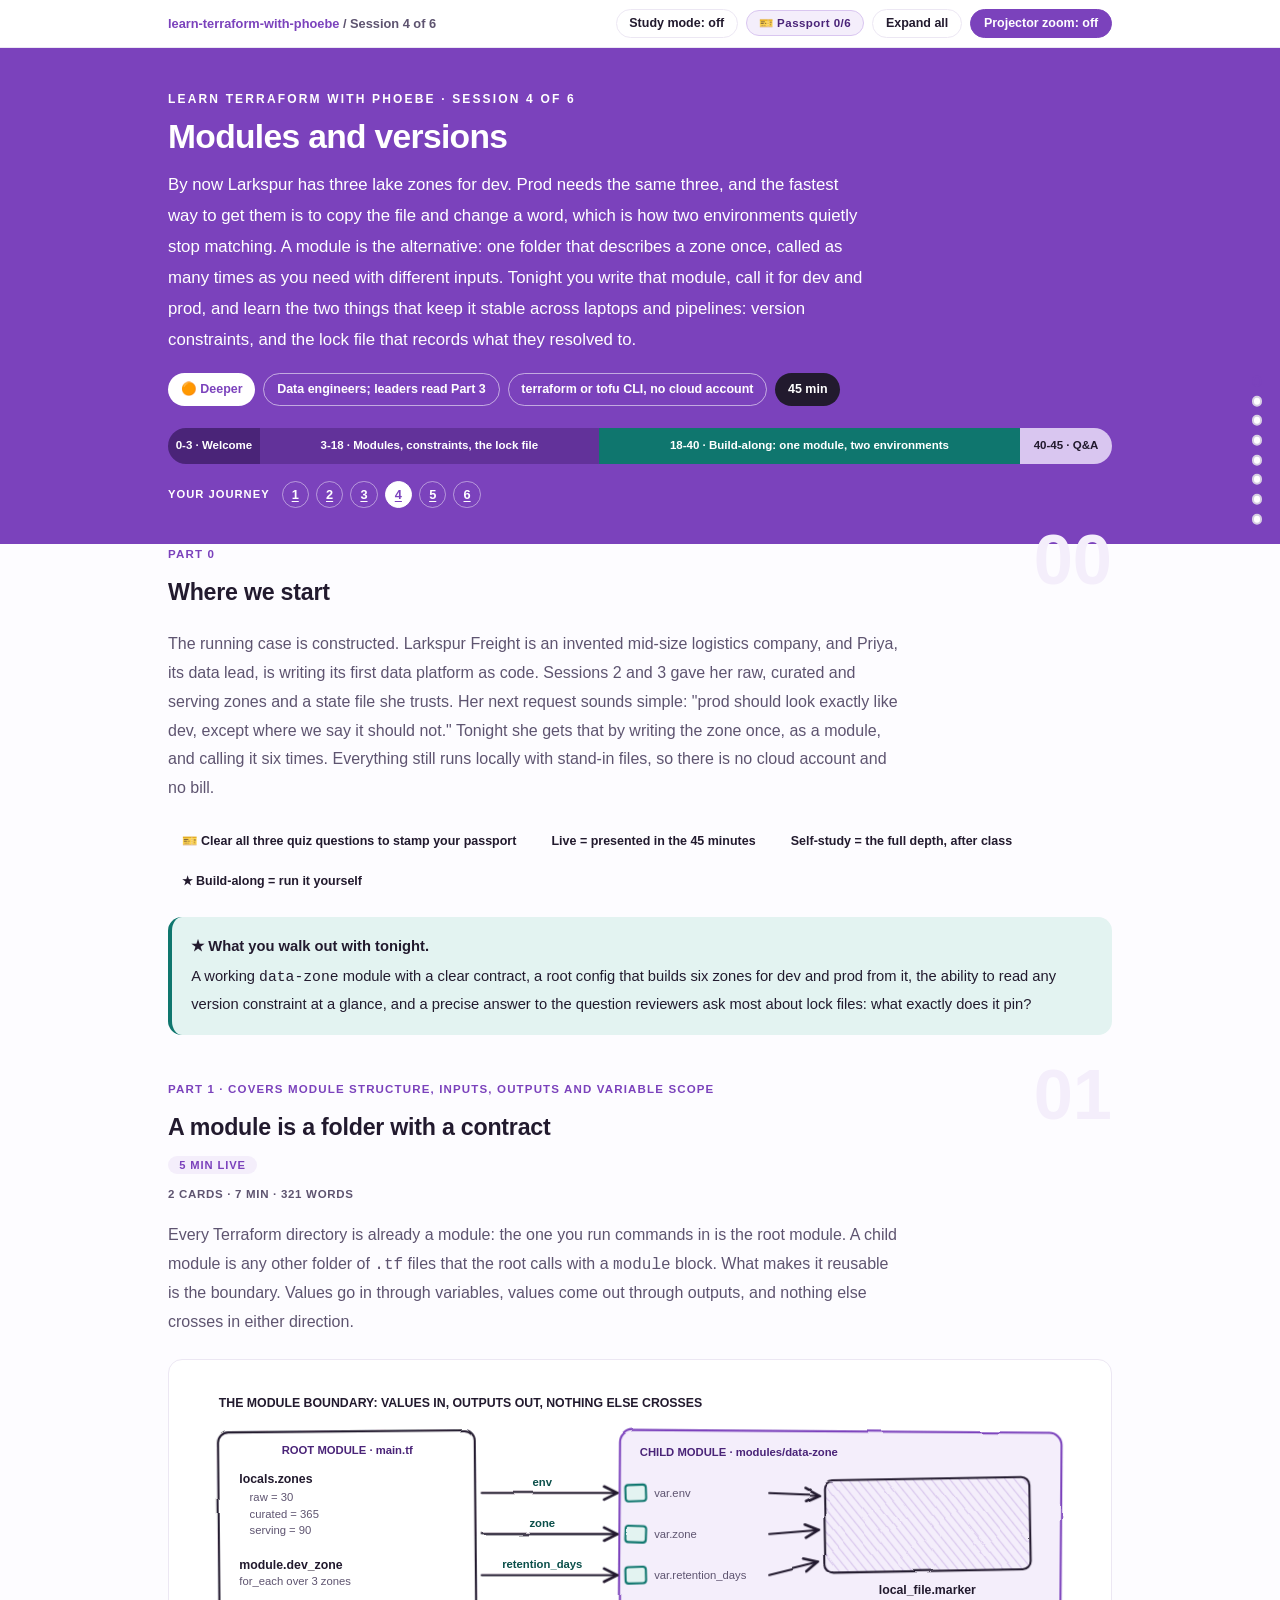
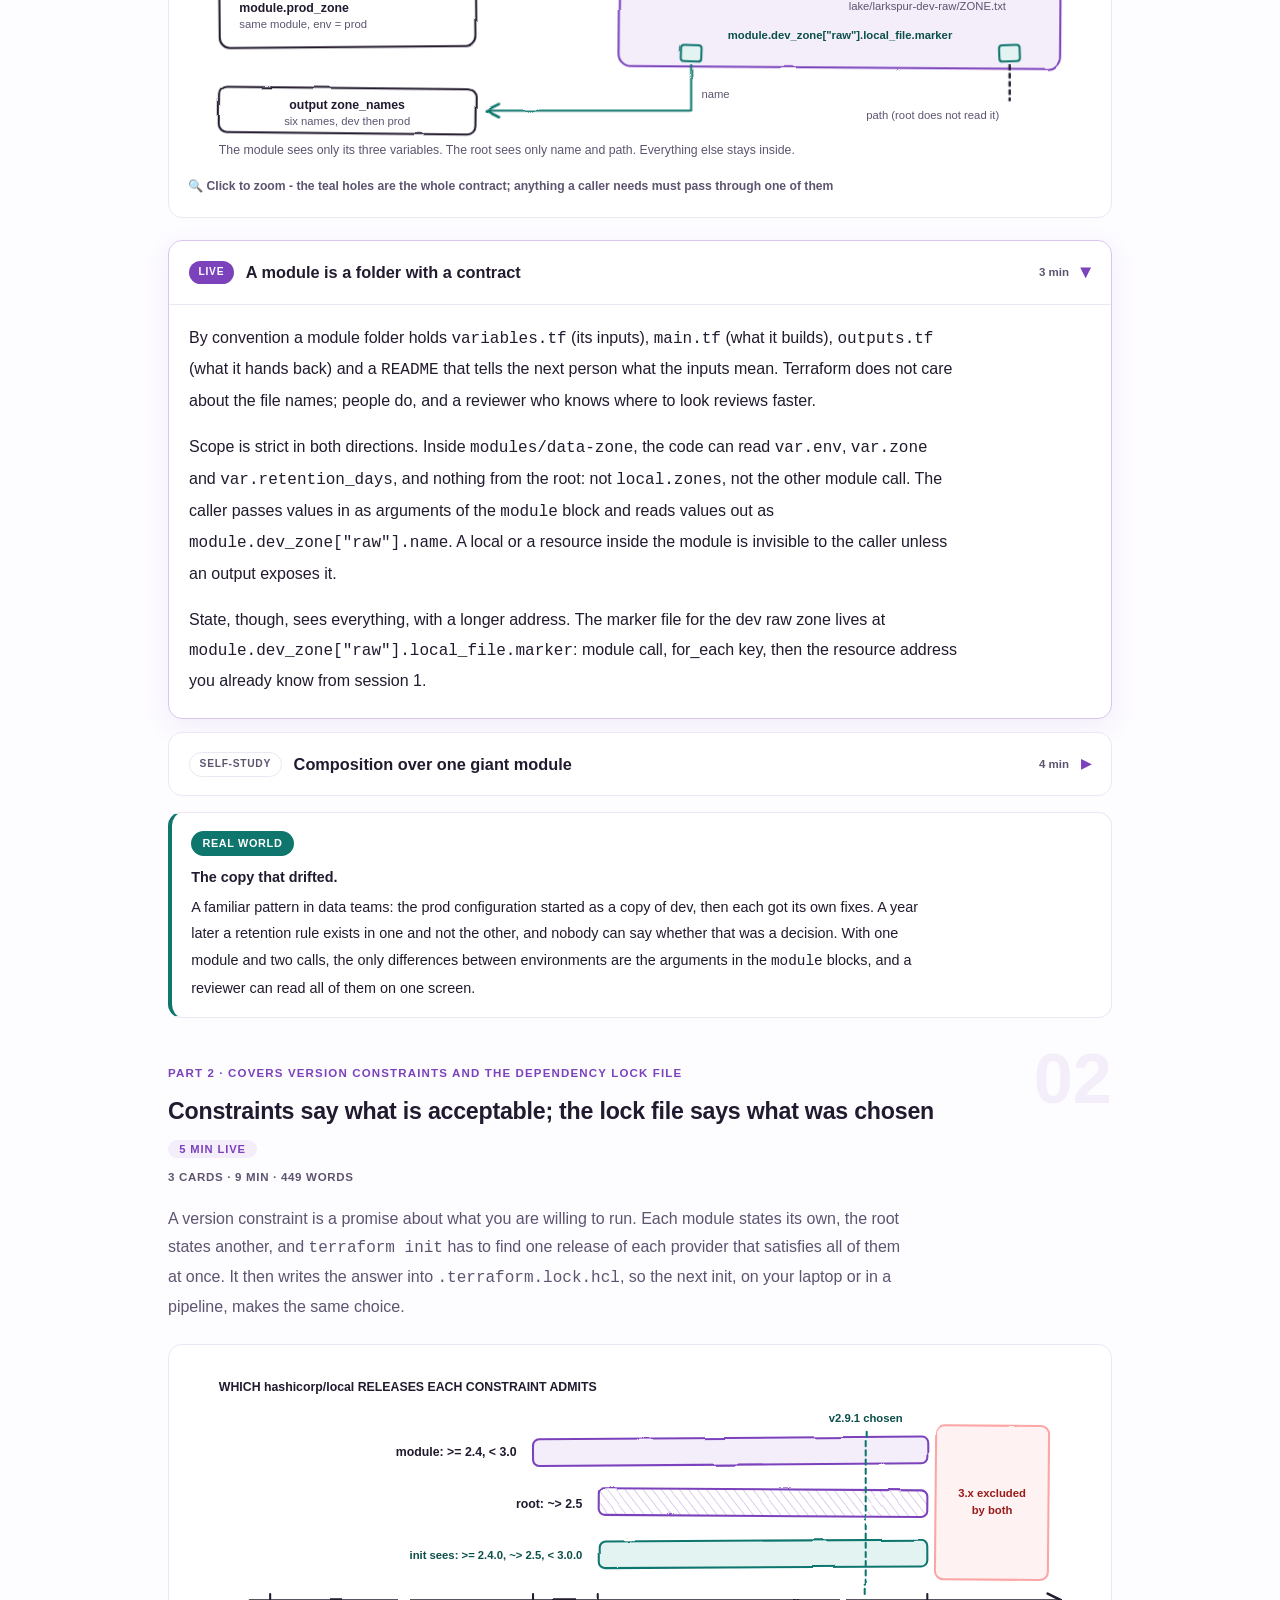
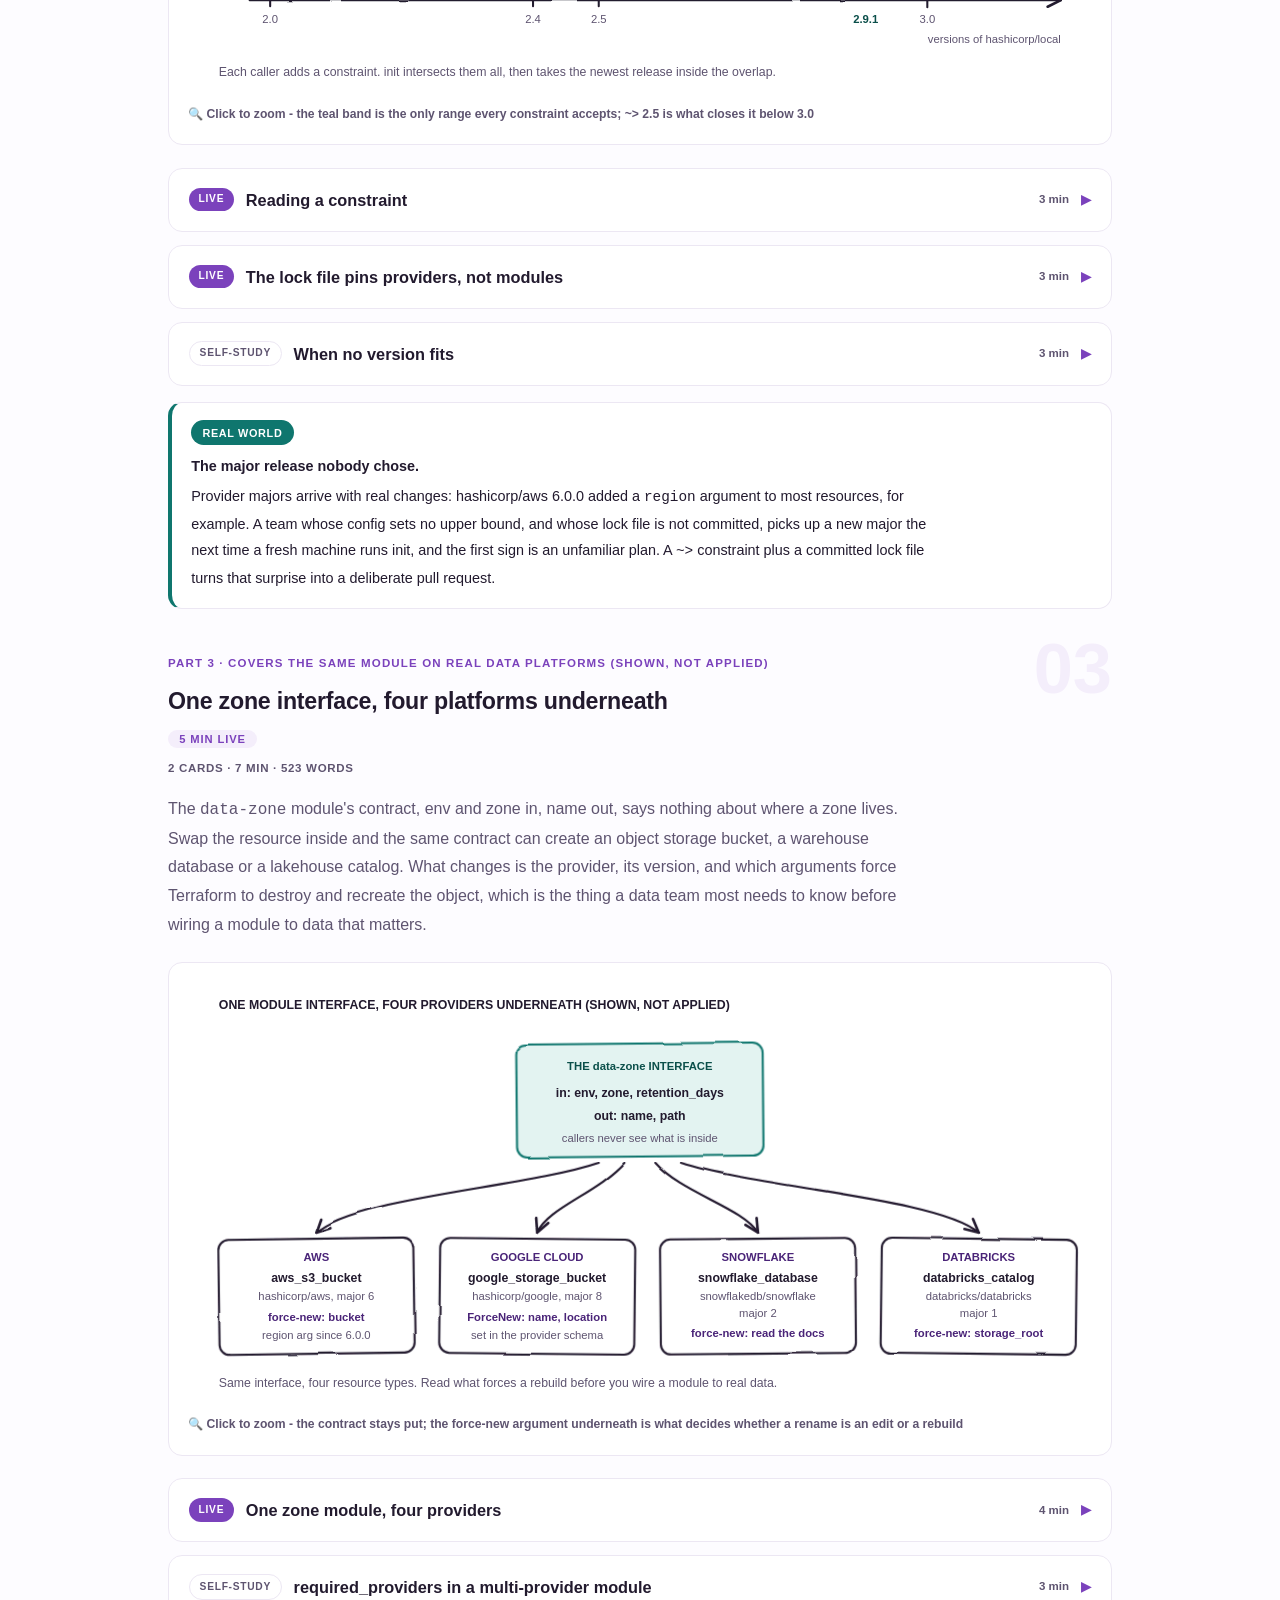
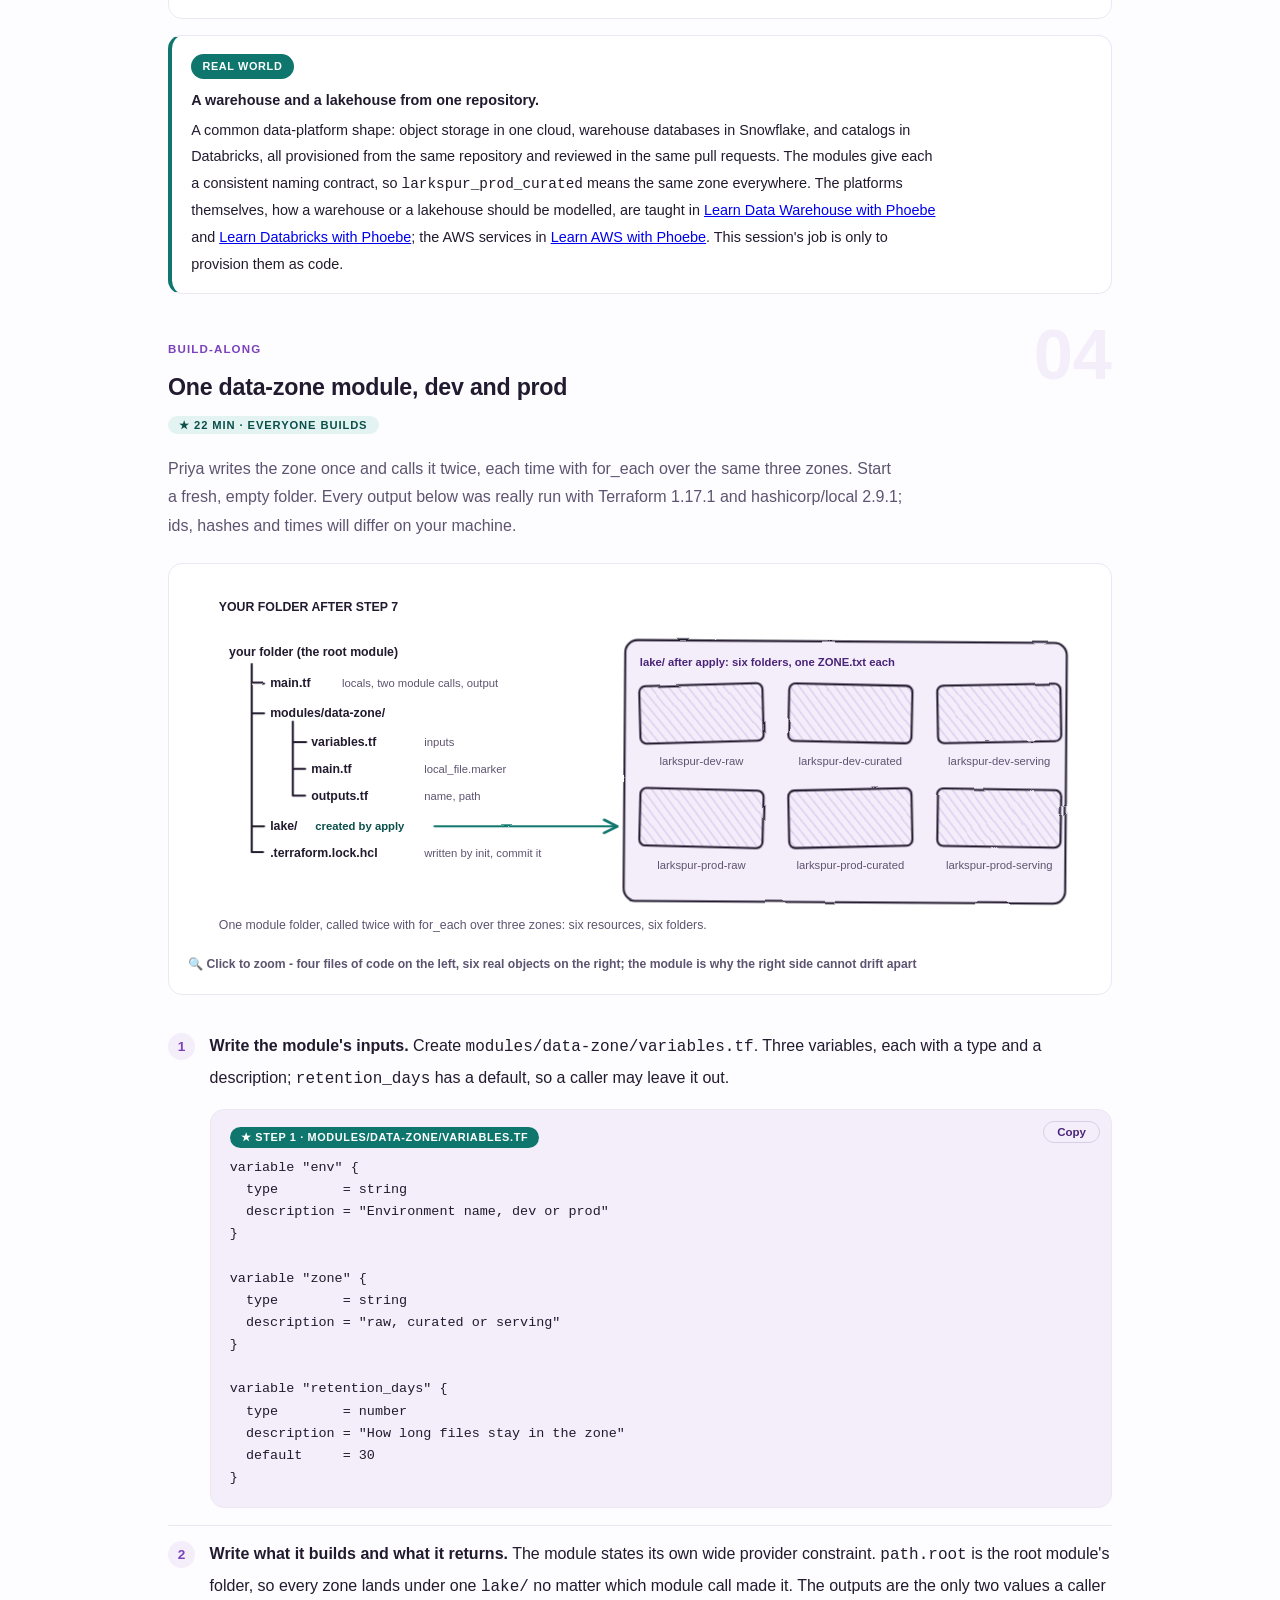
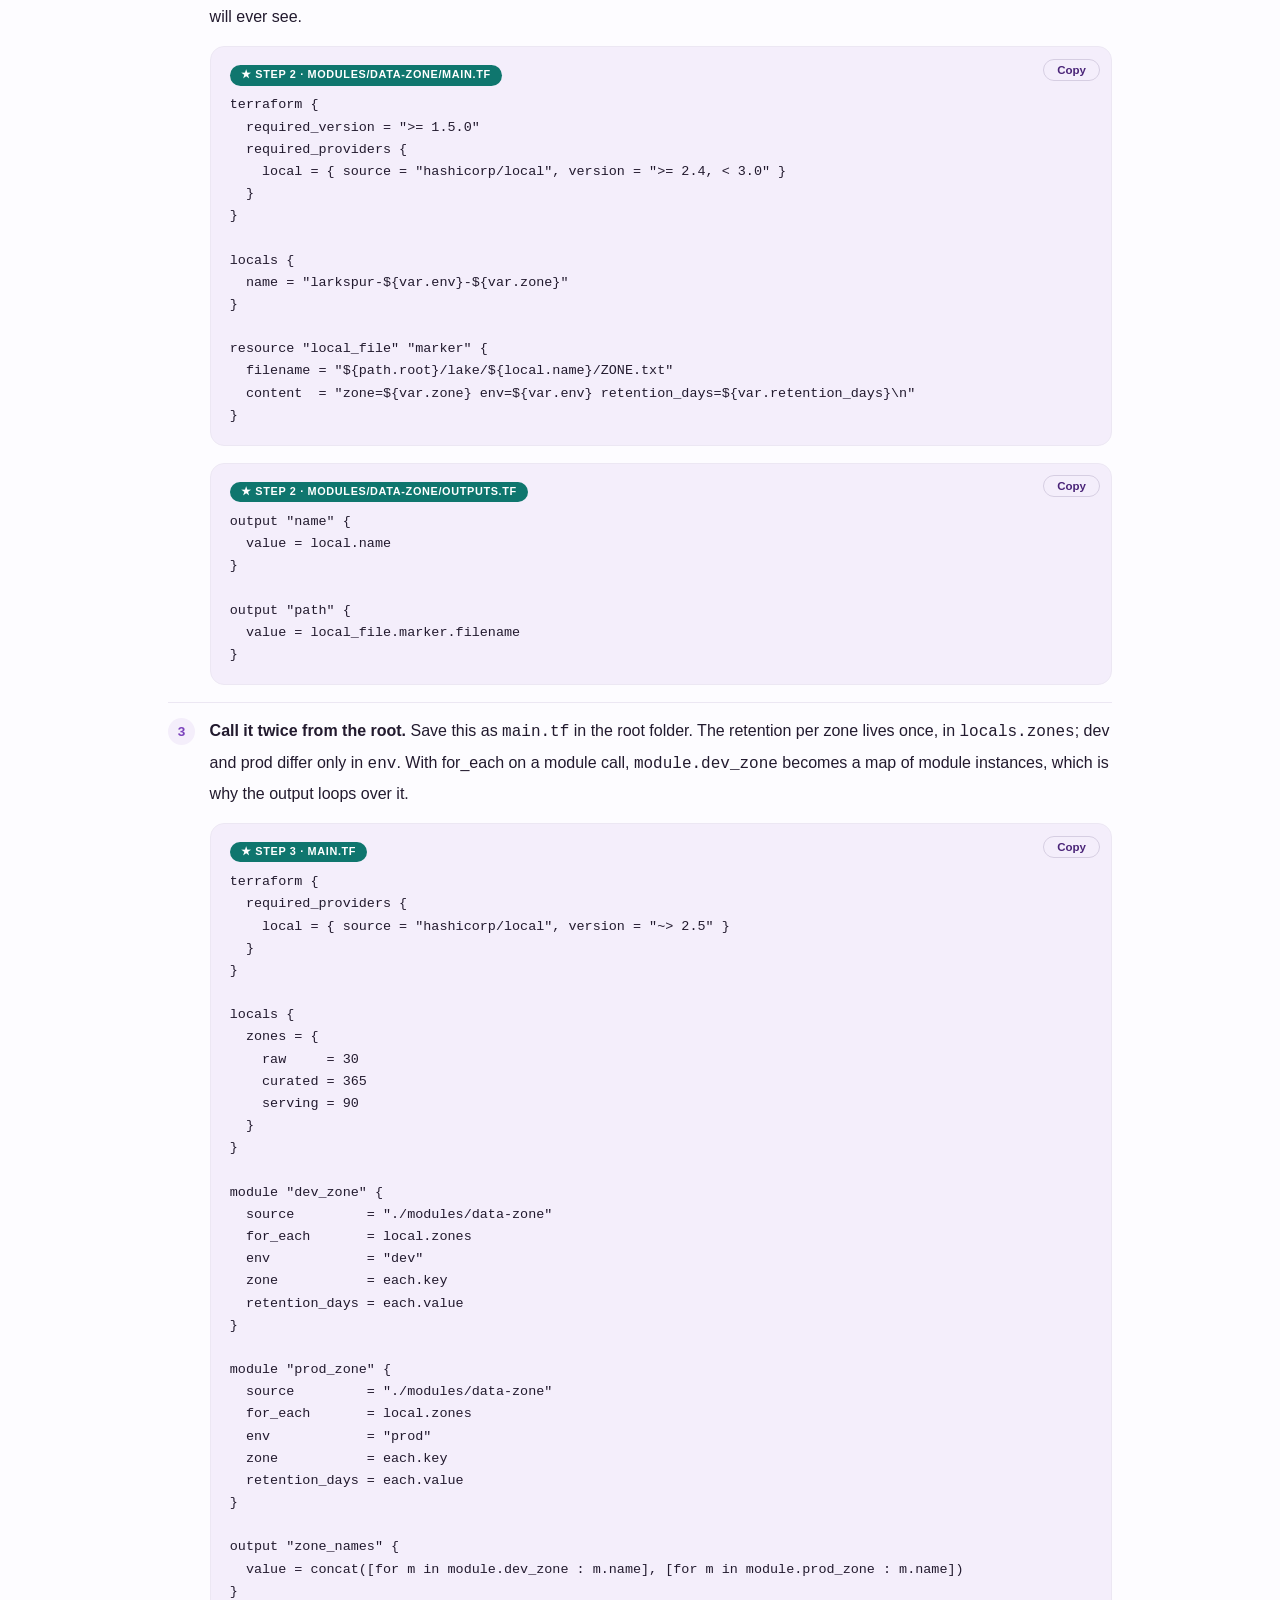
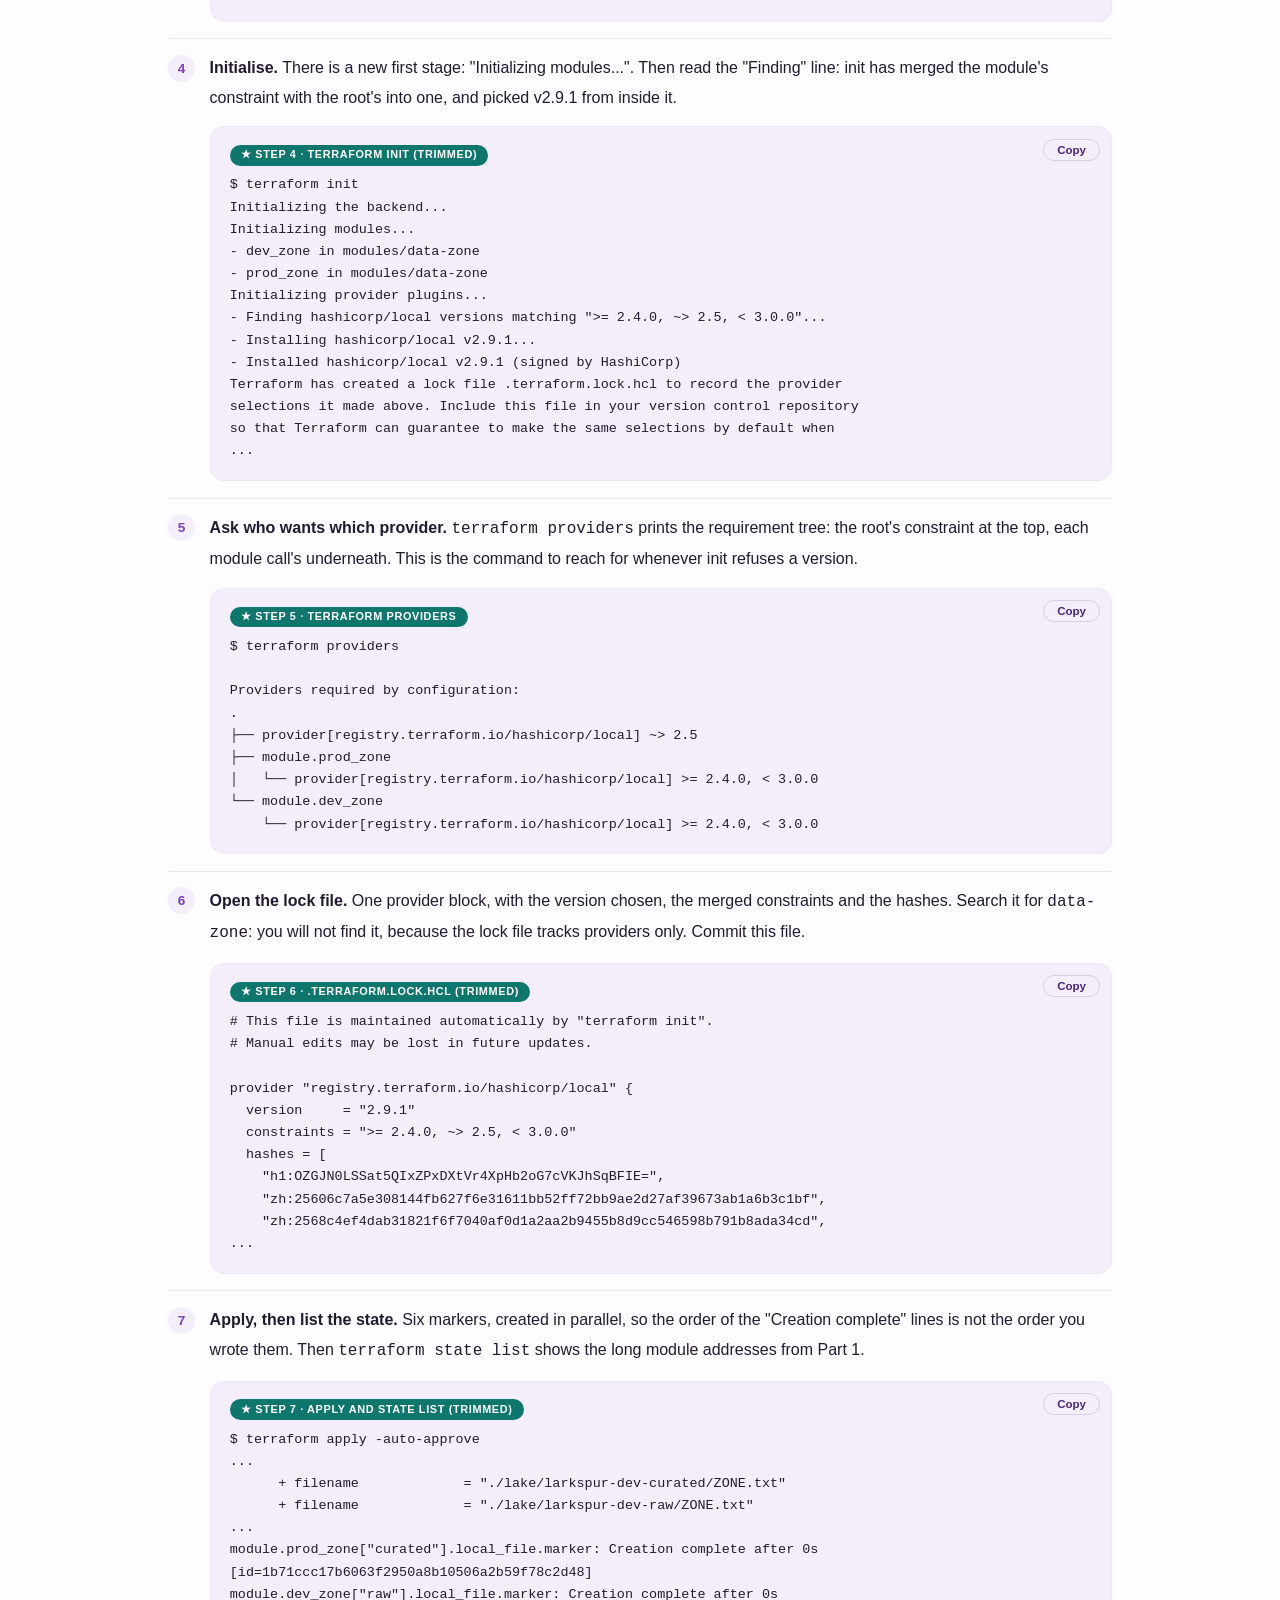
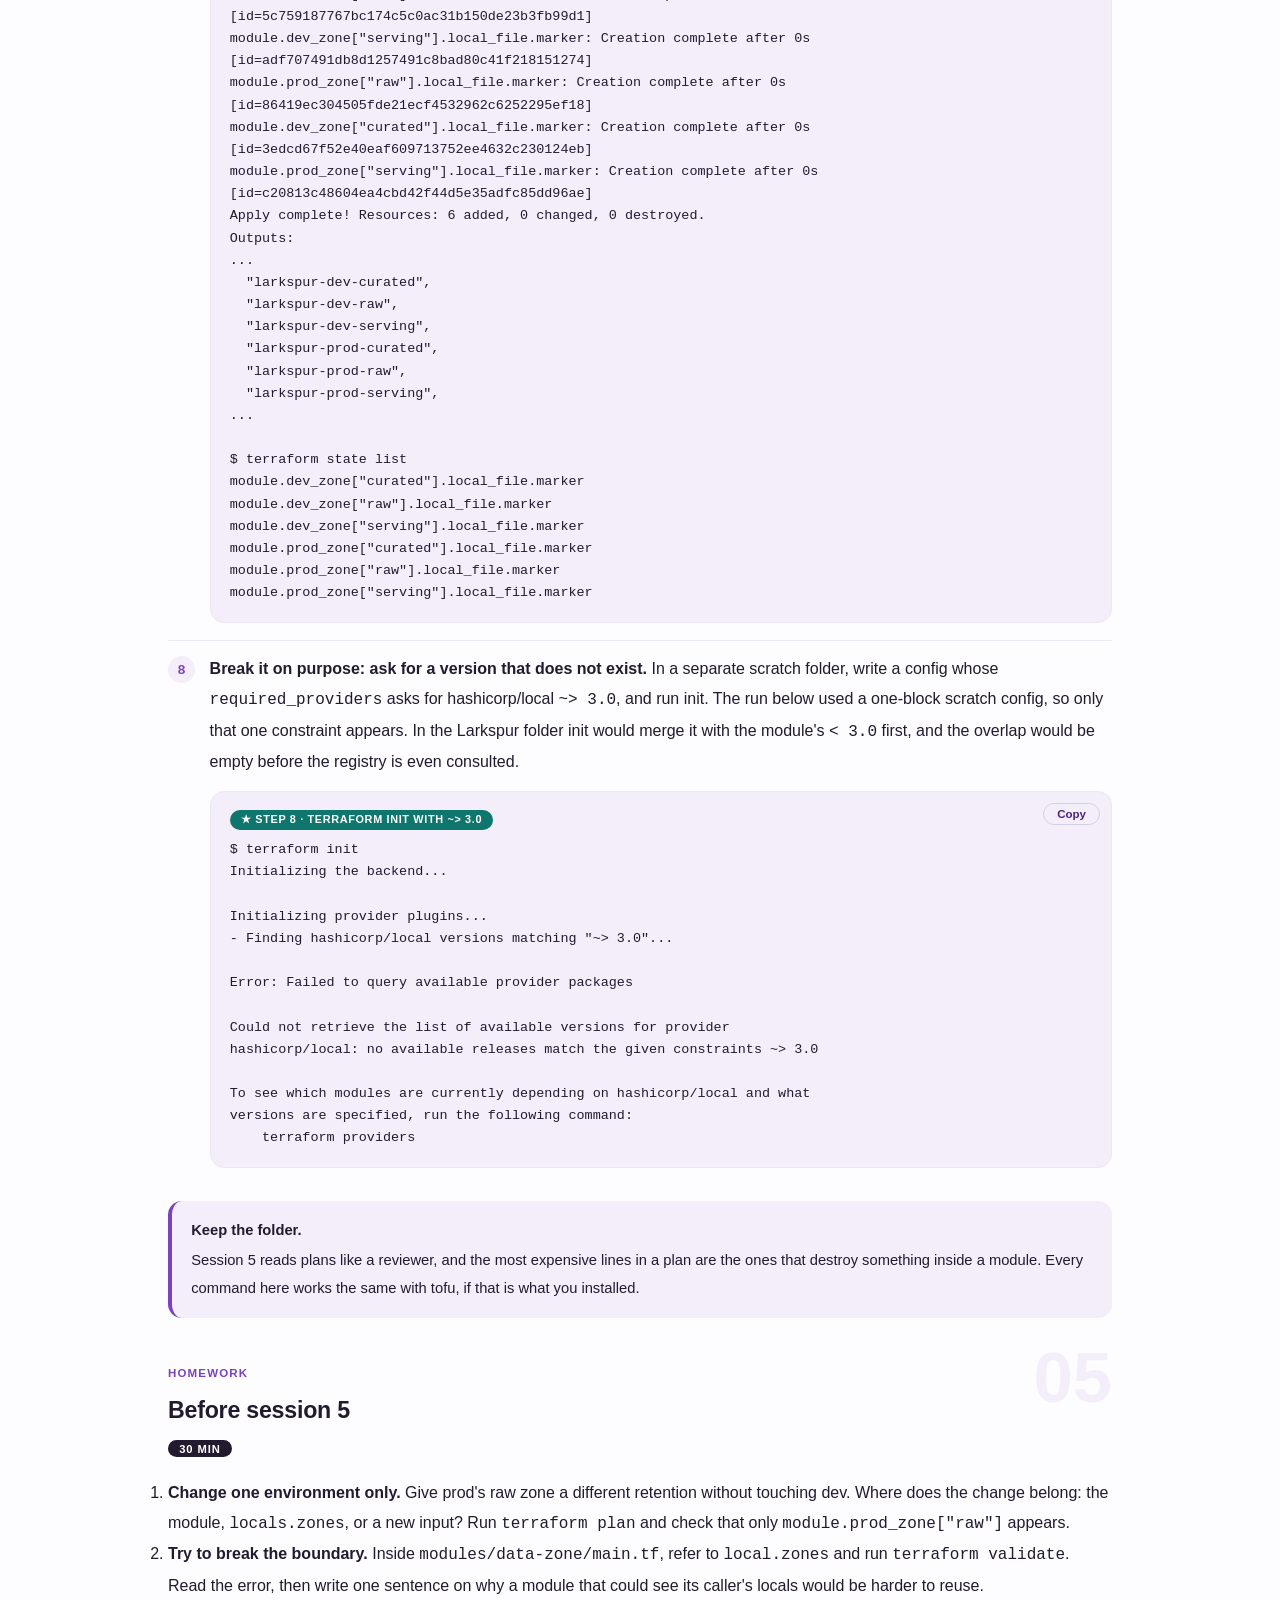
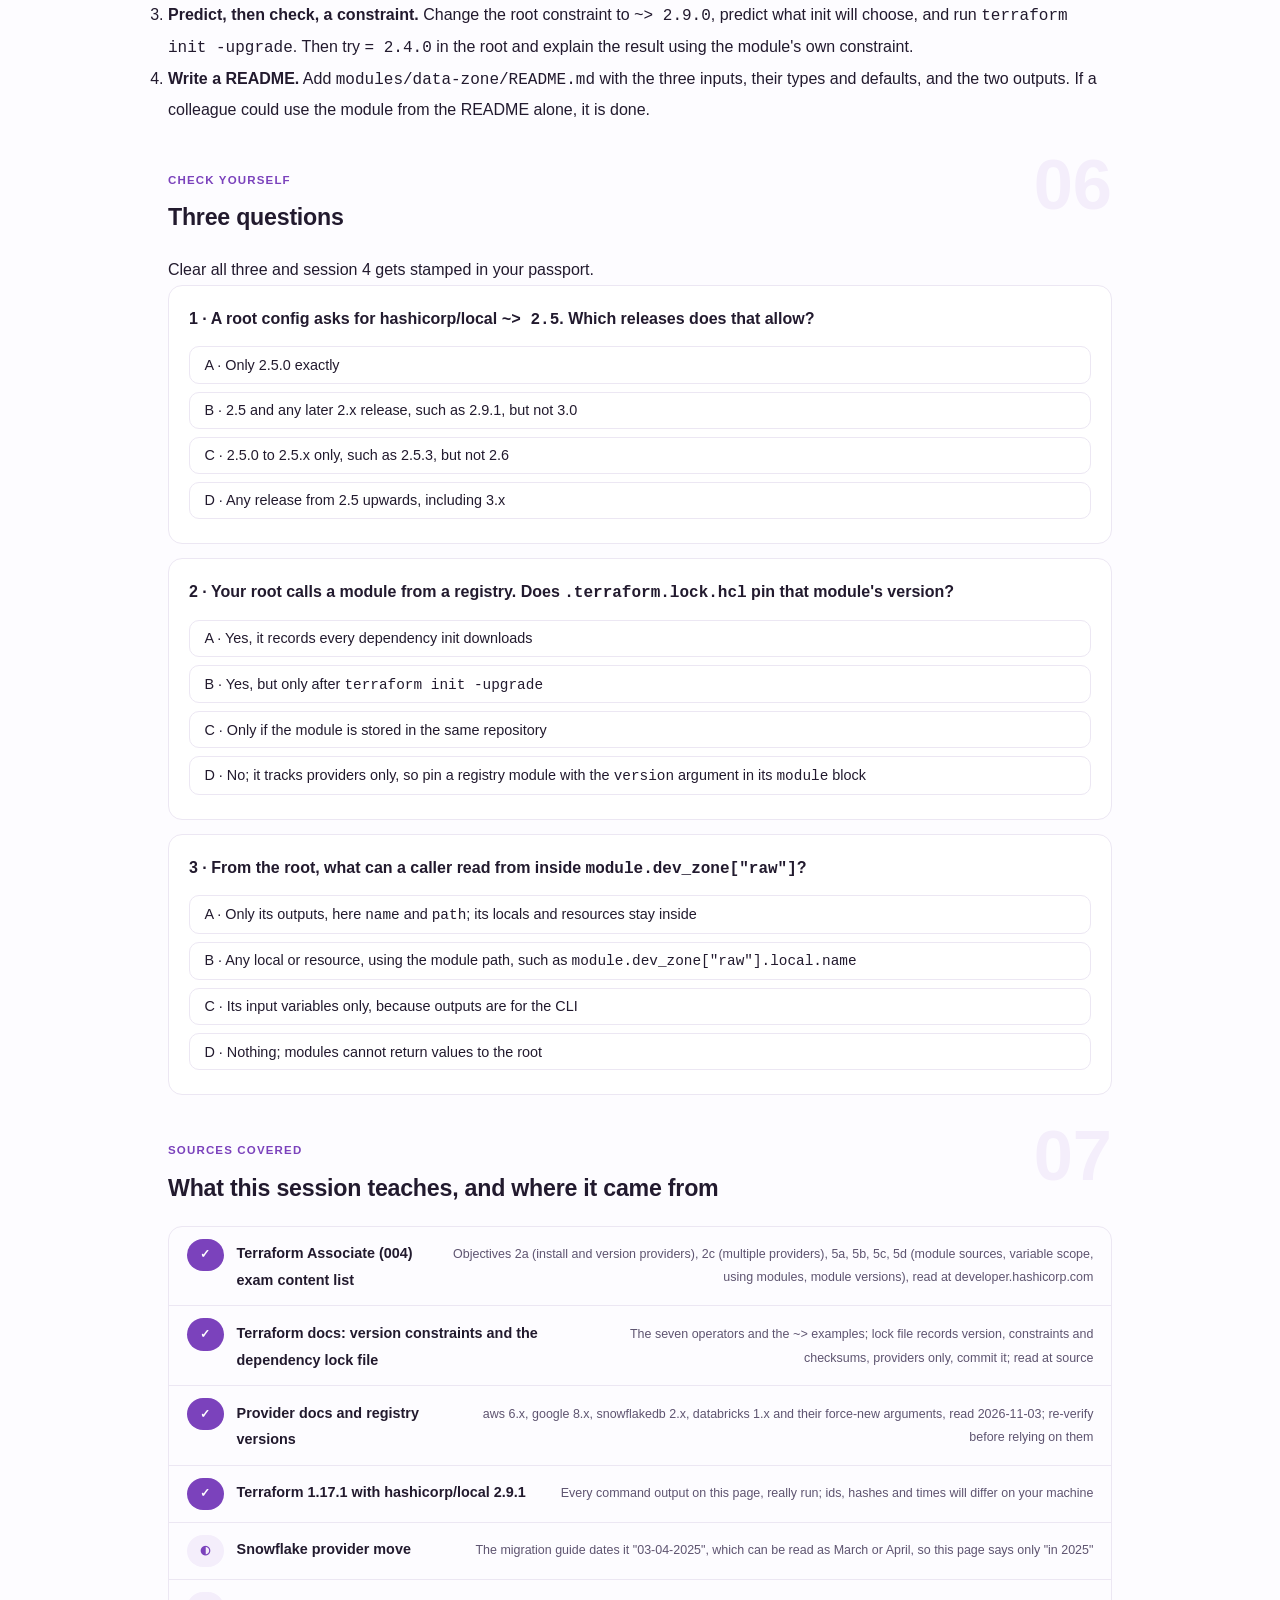
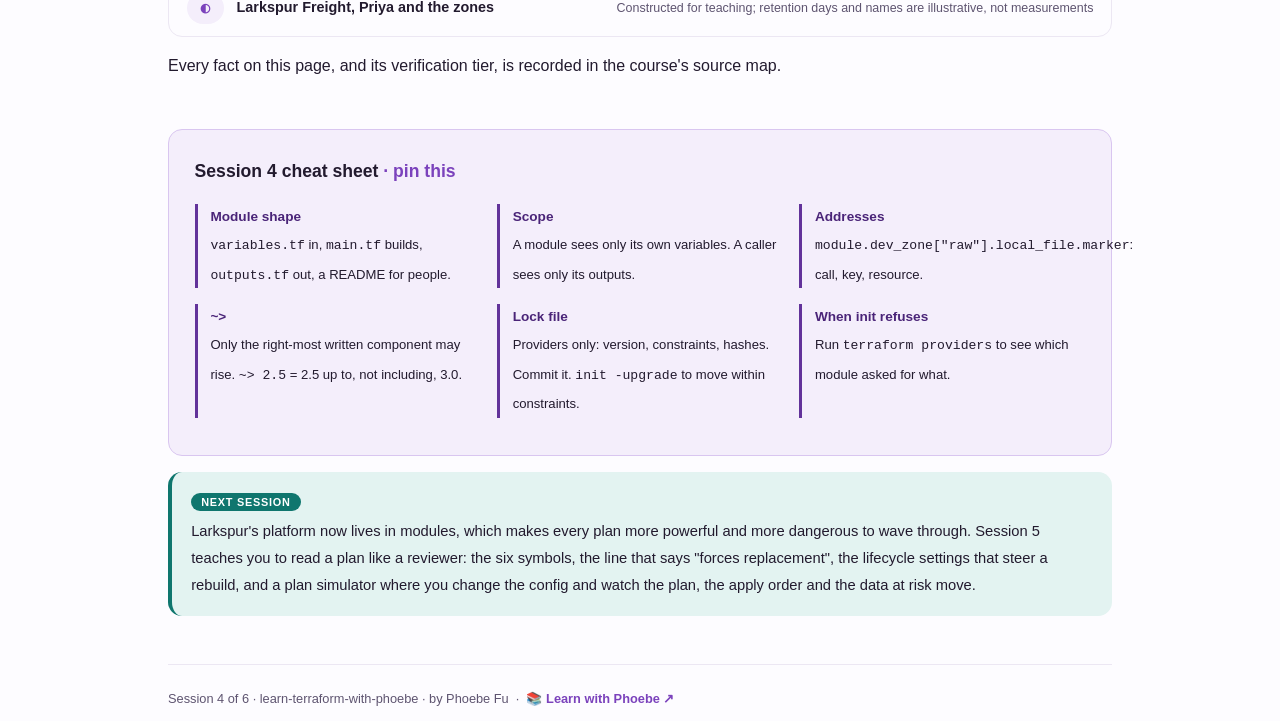
<file: courses/04-modules-and-versions.html>
<!DOCTYPE html>
<html lang="en">
<head>
<meta charset="UTF-8">
<meta name="viewport" content="width=device-width, initial-scale=1.0">
<!-- social:start -->
<meta name="description" content="Session 4 of 6. Modules and versions: a module as a folder with a contract, variable scope, version constraints and the ~> rule, the dependency lock file, and one data-zone module run for dev and prod on your laptop, then shown against AWS, Google Cloud, Snowflake and Databricks.">
<meta property="og:type" content="article">
<meta property="og:site_name" content="Learn with Phoebe">
<meta property="og:title" content="Modules and versions - learn terraform with phoebe">
<meta property="og:description" content="Session 4 of 6. One data-zone module, two environments, and the constraints and lock file that keep every machine on the same provider.">
<meta property="og:url" content="https://phoebefu6.github.io/learn-terraform-with-phoebe/courses/04-modules-and-versions.html">
<meta property="og:image" content="https://phoebefu6.github.io/learn-terraform-with-phoebe/assets/og-cover.png">
<meta property="og:image:width" content="1200">
<meta property="og:image:height" content="630">
<meta name="twitter:card" content="summary_large_image">
<meta name="twitter:title" content="Modules and versions - learn terraform with phoebe">
<meta name="twitter:description" content="Session 4 of 6. A module as a contract, the ~> rule, and what the lock file does and does not pin.">
<meta name="twitter:image" content="https://phoebefu6.github.io/learn-terraform-with-phoebe/assets/og-cover.png">
<!-- social:end -->
<title>Session 4 · Modules and versions - learn terraform with phoebe</title>
<link rel="stylesheet" href="../assets/style.css?v=2">
</head>
<body>

<div class="toolbar">
  <div class="wrap">
    <span class="crumb"><a href="../index.html">learn-terraform-with-phoebe</a> / Session 4 of 6</span>
    <button class="btn" id="toggle-all" type="button">Expand all</button>
    <button class="btn primary" id="zoom-toggle" type="button">Projector zoom: off</button>
  </div>
</div>

<header class="masthead">
  <div class="wrap">
    <div class="eyebrow">Learn Terraform with Phoebe · Session 4 of 6</div>
    <h1><span class="accent">Modules</span> and versions</h1>
    <p class="sub">By now Larkspur has three lake zones for dev. Prod needs the same three, and the fastest way to get them is to copy the file and change a word, which is how two environments quietly stop matching. A module is the alternative: one folder that describes a zone once, called as many times as you need with different inputs. Tonight you write that module, call it for dev and prod, and learn the two things that keep it stable across laptops and pipelines: version constraints, and the lock file that records what they resolved to.</p>
    <div class="chip-row">
      <span class="chip level">🟠 Deeper</span>
      <span class="chip audience">Data engineers; leaders read Part 3</span>
      <span class="chip audience">terraform or tofu CLI, no cloud account</span>
      <span class="chip time">45 min</span>
    </div>
    <div class="agenda">
      <span class="a1" style="flex:1">0-3 · Welcome</span>
      <span class="a2" style="flex:4">3-18 · Modules, constraints, the lock file</span>
      <span class="a3" style="flex:5">18-40 · Build-along: one module, two environments</span>
      <span class="a4" style="flex:1">40-45 · Q&amp;A</span>
    </div>
  </div>
</header>

<main class="wrap">

  <section class="section" id="intro">
    <div class="section-kicker">
      <span class="klabel">Part 0</span>
      <h2>Where we start</h2>
    </div>
    <p class="lede">The running case is constructed. Larkspur Freight is an invented mid-size logistics company, and Priya, its data lead, is writing its first data platform as code. Sessions 2 and 3 gave her raw, curated and serving zones and a state file she trusts. Her next request sounds simple: "prod should look exactly like dev, except where we say it should not." Tonight she gets that by writing the zone once, as a module, and calling it six times. Everything still runs locally with stand-in files, so there is no cloud account and no bill.</p>

    <div class="legend">
      <span class="pill">🎫 Clear all three quiz questions to stamp your passport</span>
      <span class="pill">Live = presented in the 45 minutes</span>
      <span class="pill">Self-study = the full depth, after class</span>
      <span class="pill">★ Build-along = run it yourself</span>
    </div>

    <div class="callout win">
      <p><strong>★ What you walk out with tonight.</strong> A working <code>data-zone</code> module with a clear contract, a root config that builds six zones for dev and prod from it, the ability to read any version constraint at a glance, and a precise answer to the question reviewers ask most about lock files: what exactly does it pin?</p>
    </div>
  </section>

  <section class="section" id="part-1">
    <div class="section-kicker">
      <span class="klabel">Part 1 · covers module structure, inputs, outputs and variable scope</span>
      <h2>A module is a folder with a contract</h2>
      <span class="tag concept">5 min live</span>
    </div>
    <p class="lede">Every Terraform directory is already a module: the one you run commands in is the root module. A child module is any other folder of <code>.tf</code> files that the root calls with a <code>module</code> block. What makes it reusable is the boundary. Values go in through variables, values come out through outputs, and nothing else crosses in either direction.</p>

    <figure class="zoomable">
      <svg viewBox="0 0 880 376" xmlns="http://www.w3.org/2000/svg" role="img" aria-label="The root module holds locals.zones with raw 30, curated 365 and serving 90, and calls module.dev_zone and module.prod_zone with for_each. Three inputs, env, zone and retention_days, pass through holes in the child module's boundary into modules/data-zone, which builds local_file.marker, addressed in state as module.dev_zone raw local_file.marker. Two outputs leave through holes in the bottom edge: name flows back to the root's output zone_names; path is available but the root does not read it.">
        <defs>
          <filter id="w4aSk" x="-3%" y="-3%" width="106%" height="106%"><feTurbulence type="fractalNoise" baseFrequency="0.02" numOctaves="2" seed="13" result="n"/><feDisplacementMap in="SourceGraphic" in2="n" scale="2.4" xChannelSelector="R" yChannelSelector="G"/></filter>
          <pattern id="w4aHc" patternUnits="userSpaceOnUse" width="7" height="7" patternTransform="rotate(-38)"><line x1="0" y1="0" x2="0" y2="7" stroke="#7B42BC" stroke-width="1" opacity=".5"/></pattern>
          <marker id="w4aAr" viewBox="0 0 10 10" refX="9" refY="5" markerWidth="8" markerHeight="8" orient="auto"><path d="M1 1 L9 5 L1 9" fill="none" stroke="#221A2E" stroke-width="1.6" stroke-linecap="round"/></marker>
          <marker id="w4aAt" viewBox="0 0 10 10" refX="9" refY="5" markerWidth="8" markerHeight="8" orient="auto"><path d="M1 1 L9 5 L1 9" fill="none" stroke="#0F766E" stroke-width="1.6" stroke-linecap="round"/></marker>
        </defs>
        <style>
          .w4aH { font: 800 12px Inter, sans-serif; fill: #221A2E; }
          .w4aL { font: 600 12px Inter, sans-serif; fill: #221A2E; }
          .w4aS { font: 400 11px Inter, sans-serif; fill: #5E5470; }
          .w4aB { font: 800 11px Inter, sans-serif; fill: #0B4F4A; }
          .w4aA { font: 700 11px Inter, sans-serif; fill: #4A2478; }
          .w4aN { font: 400 12px Inter, sans-serif; fill: #5E5470; }
        </style>

        <text class="w4aH" x="30" y="26">THE MODULE BOUNDARY: VALUES IN, OUTPUTS OUT, NOTHING ELSE CROSSES</text>

        <g filter="url(#w4aSk)" fill="none" stroke="#221A2E" stroke-width="2" stroke-linecap="round" stroke-linejoin="round">
          <rect x="30" y="50" width="250" height="210" rx="10" transform="rotate(-0.5 155 155)" fill="#FFFFFF"/>
          <rect x="420" y="50" width="430" height="230" rx="12" transform="rotate(0.4 635 165)" fill="#F4EEFB" stroke="#7B42BC"/>
          <path d="M286 110 L418 110" marker-end="url(#w4aAr)"/>
          <path d="M286 150 L418 150" marker-end="url(#w4aAr)"/>
          <path d="M286 190 L418 190" marker-end="url(#w4aAr)"/>
          <rect x="426" y="102" width="20" height="16" rx="3" transform="rotate(-2 436 110)" fill="#E3F3F1" stroke="#0F766E"/>
          <rect x="426" y="142" width="20" height="16" rx="3" transform="rotate(2 436 150)" fill="#E3F3F1" stroke="#0F766E"/>
          <rect x="426" y="182" width="20" height="16" rx="3" transform="rotate(-1.5 436 190)" fill="#E3F3F1" stroke="#0F766E"/>
          <rect x="620" y="96" width="200" height="90" rx="8" transform="rotate(-1 720 141)" fill="url(#w4aHc)"/>
          <path d="M566 110 L614 112" marker-end="url(#w4aAr)"/>
          <path d="M566 150 L614 146" marker-end="url(#w4aAr)"/>
          <path d="M566 190 L614 178" marker-end="url(#w4aAr)"/>
          <rect x="480" y="258" width="20" height="16" rx="3" transform="rotate(2 490 266)" fill="#E3F3F1" stroke="#0F766E"/>
          <rect x="790" y="258" width="20" height="16" rx="3" transform="rotate(-2 800 266)" fill="#E3F3F1" stroke="#0F766E"/>
          <path d="M490 278 L490 322 L290 322" stroke="#0F766E" marker-end="url(#w4aAt)"/>
          <path d="M800 278 L800 312" stroke-dasharray="4 4"/>
          <rect x="30" y="300" width="250" height="44" rx="8" transform="rotate(0.6 155 322)" fill="#FFFFFF"/>
        </g>

        <text class="w4aA" x="155" y="72" text-anchor="middle">ROOT MODULE · main.tf</text>
        <text class="w4aL" x="50" y="100">locals.zones</text>
        <text class="w4aS" x="60" y="118">raw = 30</text>
        <text class="w4aS" x="60" y="134">curated = 365</text>
        <text class="w4aS" x="60" y="150">serving = 90</text>
        <text class="w4aL" x="50" y="184">module.dev_zone</text>
        <text class="w4aS" x="50" y="200">for_each over 3 zones</text>
        <text class="w4aL" x="50" y="226">module.prod_zone</text>
        <text class="w4aS" x="50" y="242">same module, env = prod</text>
        <text class="w4aB" x="345" y="103" text-anchor="middle">env</text>
        <text class="w4aB" x="345" y="143" text-anchor="middle">zone</text>
        <text class="w4aB" x="345" y="183" text-anchor="middle">retention_days</text>
        <text class="w4aA" x="440" y="74">CHILD MODULE · modules/data-zone</text>
        <text class="w4aS" x="454" y="114">var.env</text>
        <text class="w4aS" x="454" y="154">var.zone</text>
        <text class="w4aS" x="454" y="194">var.retention_days</text>
        <text class="w4aL" x="720" y="208" text-anchor="middle">local_file.marker</text>
        <text class="w4aS" x="720" y="224" text-anchor="middle">lake/larkspur-dev-raw/ZONE.txt</text>
        <text class="w4aB" x="635" y="252" text-anchor="middle">module.dev_zone["raw"].local_file.marker</text>
        <text class="w4aS" x="500" y="310">name</text>
        <text class="w4aS" x="790" y="330" text-anchor="end">path (root does not read it)</text>
        <text class="w4aL" x="155" y="320" text-anchor="middle">output zone_names</text>
        <text class="w4aS" x="155" y="336" text-anchor="middle">six names, dev then prod</text>

        <text class="w4aN" x="30" y="364">The module sees only its three variables. The root sees only name and path. Everything else stays inside.</text>
      </svg>
      <figcaption>🔍 Click to zoom - the teal holes are the whole contract; anything a caller needs must pass through one of them</figcaption>
    </figure>

    <details class="card" open>
      <summary><span class="mode live">Live</span>A module is a folder with a contract<span class="mini">3 min</span><span class="caret">▶</span></summary>
      <div class="body">
        <p>By convention a module folder holds <code>variables.tf</code> (its inputs), <code>main.tf</code> (what it builds), <code>outputs.tf</code> (what it hands back) and a <code>README</code> that tells the next person what the inputs mean. Terraform does not care about the file names; people do, and a reviewer who knows where to look reviews faster.</p>
        <p>Scope is strict in both directions. Inside <code>modules/data-zone</code>, the code can read <code>var.env</code>, <code>var.zone</code> and <code>var.retention_days</code>, and nothing from the root: not <code>local.zones</code>, not the other module call. The caller passes values in as arguments of the <code>module</code> block and reads values out as <code>module.dev_zone["raw"].name</code>. A local or a resource inside the module is invisible to the caller unless an output exposes it.</p>
        <p>State, though, sees everything, with a longer address. The marker file for the dev raw zone lives at <code>module.dev_zone["raw"].local_file.marker</code>: module call, for_each key, then the resource address you already know from session 1.</p>
      </div>
    </details>

    <details class="card">
      <summary><span class="mode self">Self-study</span>Composition over one giant module<span class="mini">4 min</span><span class="caret">▶</span></summary>
      <div class="body">
        <p>The tempting design is one module called <code>platform</code> with forty inputs that builds everything. It is hard to read, hard to test, and every change to it touches everything that calls it. The steadier pattern is small modules that each do one job, a zone, a catalog, a grant, composed in a root config that wires their outputs to each other's inputs. HashiCorp's own advice on separating environments points the same way: reusable modules for the common elements, and a separate root configuration per deployment.</p>
        <p>Small modules also shrink the blast radius of a change, a reviewer's first question in session 5: a change inside <code>data-zone</code> can only touch zones.</p>
        <p>Modules come from more than local folders. A <code>source</code> can be a local path such as <code>./modules/data-zone</code>, or an address in a module registry. Only registry modules accept a <code>version</code> argument in the <code>module</code> block. A local path has no version: it is whatever is on disk in the same commit, which is exactly why Larkspur keeps its module in the same repository for now.</p>
      </div>
    </details>

    <div class="callout example">
      <span class="ex-pill">Real world</span>
      <p><strong>The copy that drifted.</strong> A familiar pattern in data teams: the prod configuration started as a copy of dev, then each got its own fixes. A year later a retention rule exists in one and not the other, and nobody can say whether that was a decision. With one module and two calls, the only differences between environments are the arguments in the <code>module</code> blocks, and a reviewer can read all of them on one screen.</p>
    </div>
  </section>

  <section class="section" id="part-2">
    <div class="section-kicker">
      <span class="klabel">Part 2 · covers version constraints and the dependency lock file</span>
      <h2>Constraints say what is acceptable; the lock file says what was chosen</h2>
      <span class="tag concept">5 min live</span>
    </div>
    <p class="lede">A version constraint is a promise about what you are willing to run. Each module states its own, the root states another, and <code>terraform init</code> has to find one release of each provider that satisfies all of them at once. It then writes the answer into <code>.terraform.lock.hcl</code>, so the next init, on your laptop or in a pipeline, makes the same choice.</p>

    <figure class="zoomable">
      <svg viewBox="0 0 880 320" xmlns="http://www.w3.org/2000/svg" role="img" aria-label="A number line of hashicorp/local versions from 2.0 to 3.0 and beyond. The module's constraint, at least 2.4 and below 3.0, covers 2.4 to 3.0. The root's constraint, tilde-greater 2.5, covers 2.5 to 3.0. Their intersection, shown in teal, is at least 2.5 and below 3.0, which init prints as at least 2.4.0, tilde-greater 2.5, below 3.0.0. Version 2.9.1 is marked as chosen, the newest release inside. Everything from 3.0 up is excluded.">
        <defs>
          <filter id="w4bSk" x="-3%" y="-3%" width="106%" height="106%"><feTurbulence type="fractalNoise" baseFrequency="0.02" numOctaves="2" seed="29" result="n"/><feDisplacementMap in="SourceGraphic" in2="n" scale="2.4" xChannelSelector="R" yChannelSelector="G"/></filter>
          <pattern id="w4bHc" patternUnits="userSpaceOnUse" width="7" height="7" patternTransform="rotate(-38)"><line x1="0" y1="0" x2="0" y2="7" stroke="#7B42BC" stroke-width="1" opacity=".5"/></pattern>
          <marker id="w4bAr" viewBox="0 0 10 10" refX="9" refY="5" markerWidth="8" markerHeight="8" orient="auto"><path d="M1 1 L9 5 L1 9" fill="none" stroke="#221A2E" stroke-width="1.6" stroke-linecap="round"/></marker>
        </defs>
        <style>
          .w4bH { font: 800 12px Inter, sans-serif; fill: #221A2E; }
          .w4bL { font: 600 12px Inter, sans-serif; fill: #221A2E; }
          .w4bS { font: 400 11px Inter, sans-serif; fill: #5E5470; }
          .w4bB { font: 800 11px Inter, sans-serif; fill: #0B4F4A; }
          .w4bR { font: 800 11px Inter, sans-serif; fill: #991B1B; }
          .w4bN { font: 400 12px Inter, sans-serif; fill: #5E5470; }
        </style>

        <text class="w4bH" x="30" y="26">WHICH hashicorp/local RELEASES EACH CONSTRAINT ADMITS</text>

        <g filter="url(#w4bSk)" fill="none" stroke="#221A2E" stroke-width="2" stroke-linecap="round" stroke-linejoin="round">
          <rect x="336" y="72" width="384" height="26" rx="6" transform="rotate(-0.4 528 85)" fill="#F4EEFB" stroke="#7B42BC"/>
          <rect x="400" y="122" width="320" height="26" rx="6" transform="rotate(0.4 560 135)" fill="url(#w4bHc)" stroke="#7B42BC"/>
          <rect x="400" y="172" width="320" height="26" rx="6" transform="rotate(-0.3 560 185)" fill="#E3F3F1" stroke="#0F766E"/>
          <rect x="728" y="60" width="110" height="150" rx="8" transform="rotate(0.5 783 135)" fill="#FEF2F2" stroke="#FCA5A5"/>
          <path d="M60 230 L850 230" marker-end="url(#w4bAr)"/>
          <path d="M80 224 L80 236 M336 224 L336 236 M400 224 L400 236 M720 224 L720 236"/>
          <path d="M660 66 L660 228" stroke="#0F766E" stroke-dasharray="5 4"/>
        </g>

        <text class="w4bL" x="320" y="90" text-anchor="end">module: &gt;= 2.4, &lt; 3.0</text>
        <text class="w4bL" x="384" y="140" text-anchor="end">root: ~&gt; 2.5</text>
        <text class="w4bB" x="384" y="190" text-anchor="end">init sees: &gt;= 2.4.0, ~&gt; 2.5, &lt; 3.0.0</text>
        <text class="w4bB" x="660" y="56" text-anchor="middle">v2.9.1 chosen</text>
        <text class="w4bR" x="783" y="130" text-anchor="middle">3.x excluded</text>
        <text class="w4bR" x="783" y="146" text-anchor="middle">by both</text>
        <text class="w4bS" x="80" y="252" text-anchor="middle">2.0</text>
        <text class="w4bS" x="336" y="252" text-anchor="middle">2.4</text>
        <text class="w4bS" x="400" y="252" text-anchor="middle">2.5</text>
        <text class="w4bB" x="660" y="252" text-anchor="middle">2.9.1</text>
        <text class="w4bS" x="720" y="252" text-anchor="middle">3.0</text>
        <text class="w4bS" x="850" y="272" text-anchor="end">versions of hashicorp/local</text>

        <text class="w4bN" x="30" y="304">Each caller adds a constraint. init intersects them all, then takes the newest release inside the overlap.</text>
      </svg>
      <figcaption>🔍 Click to zoom - the teal band is the only range every constraint accepts; ~&gt; 2.5 is what closes it below 3.0</figcaption>
    </figure>

    <details class="card">
      <summary><span class="mode live">Live</span>Reading a constraint<span class="mini">3 min</span><span class="caret">▶</span></summary>
      <div class="body">
        <p>Seven operators cover every case. <code>=</code> allows one exact version and cannot be combined with other conditions. <code>!=</code> excludes one exact version. <code>&gt;</code> and <code>&gt;=</code> ask for newer, <code>&lt;</code> and <code>&lt;=</code> for older, and a comma means "and". The one worth memorising is <code>~&gt;</code>, which allows only the right-most version component to increment.</p>
        <p>HashiCorp's own examples make it concrete. <code>~&gt; 1.0.4</code> allows 1.0.5 and 1.0.10 but not 1.1.0. <code>~&gt; 1.1</code> allows 1.2 and 1.10 but not 2.0. So the more digits you write, the tighter the range.</p>
        <p>In tonight's build-along the module asks for <code>&gt;= 2.4, &lt; 3.0</code> and the root asks for <code>~&gt; 2.5</code>. init combines them into one line, <code>"&gt;= 2.4.0, ~&gt; 2.5, &lt; 3.0.0"</code>, and installs v2.9.1, the newest release that satisfies all three conditions. That line is printed by the real run in step 4.</p>
      </div>
    </details>

    <details class="card">
      <summary><span class="mode live">Live</span>The lock file pins providers, not modules<span class="mini">3 min</span><span class="caret">▶</span></summary>
      <div class="body">
        <p><code>.terraform.lock.hcl</code> records, for each provider, the exact version init selected, the constraints it was selected against, and checksums of the package. The next init reuses that selection instead of looking for something newer, so every laptop and pipeline gets the same provider. HashiCorp's guidance is direct: include this file in your version control repository. Here is the real entry from tonight's run:</p>
        <div class="prompt-box good"><span class="label">★ Real run · .terraform.lock.hcl (trimmed)</span># This file is maintained automatically by "terraform init".
# Manual edits may be lost in future updates.

provider "registry.terraform.io/hashicorp/local" {
  version     = "2.9.1"
  constraints = "&gt;= 2.4.0, ~&gt; 2.5, &lt; 3.0.0"
  hashes = [
    "h1:OZGJN0LSSat5QIxZPxDXtVr4XpHb2oG7cVKJhSqBFIE=",
    "zh:25606c7a5e308144fb627f6e31611bb52ff72bb9ae2d27af39673ab1a6b3c1bf",
...</div>
        <p>Notice what is missing: there is no entry for <code>data-zone</code>. The docs say it plainly: the lock file tracks only provider dependencies, and Terraform does not remember version selections for remote modules. If you call a registry module, pin it with the <code>version</code> argument in the <code>module</code> block, because nothing else will. When you do want a newer provider inside your constraints, run <code>terraform init -upgrade</code> and review the lock file change in the pull request like any other change.</p>
      </div>
    </details>

    <details class="card">
      <summary><span class="mode self">Self-study</span>When no version fits<span class="mini">3 min</span><span class="caret">▶</span></summary>
      <div class="body">
        <p>Constraints can contradict each other or the registry. Ask for a major version that does not exist and init stops before anything is created. This is the real error from a scratch config that asked for hashicorp/local <code>~&gt; 3.0</code>, when the newest release is in the 2.x line:</p>
        <div class="prompt-box good"><span class="label">★ Real run · the impossible constraint</span>Error: Failed to query available provider packages

Could not retrieve the list of available versions for provider
hashicorp/local: no available releases match the given constraints ~&gt; 3.0</div>
        <p>The same message appears when two modules want ranges that do not overlap, because init intersects before it searches. The error itself tells you the next move, <code>terraform providers</code>, which prints which module asked for what. Step 5 of the build-along shows that tree.</p>
      </div>
    </details>

    <div class="callout example">
      <span class="ex-pill">Real world</span>
      <p><strong>The major release nobody chose.</strong> Provider majors arrive with real changes: hashicorp/aws 6.0.0 added a <code>region</code> argument to most resources, for example. A team whose config sets no upper bound, and whose lock file is not committed, picks up a new major the next time a fresh machine runs init, and the first sign is an unfamiliar plan. A <code>~&gt;</code> constraint plus a committed lock file turns that surprise into a deliberate pull request.</p>
    </div>
  </section>

  <section class="section" id="part-3">
    <div class="section-kicker">
      <span class="klabel">Part 3 · covers the same module on real data platforms (shown, not applied)</span>
      <h2>One zone interface, four platforms underneath</h2>
      <span class="tag concept">5 min live</span>
    </div>
    <p class="lede">The <code>data-zone</code> module's contract, env and zone in, name out, says nothing about where a zone lives. Swap the resource inside and the same contract can create an object storage bucket, a warehouse database or a lakehouse catalog. What changes is the provider, its version, and which arguments force Terraform to destroy and recreate the object, which is the thing a data team most needs to know before wiring a module to data that matters.</p>

    <figure class="zoomable">
      <svg viewBox="0 0 880 410" xmlns="http://www.w3.org/2000/svg" role="img" aria-label="The data-zone interface in the middle takes env, zone and retention_days and returns name and path. Four adapters hang below it. AWS: aws_s3_bucket from hashicorp/aws major 6, bucket forces a new resource, region argument since 6.0.0. Google Cloud: google_storage_bucket from hashicorp/google major 8, name and location are ForceNew. Snowflake: snowflake_database from snowflakedb/snowflake major 2, name must be unique in the account, force-new rules to check in the docs. Databricks: databricks_catalog from databricks/databricks major 1, storage_root forces a new resource.">
        <defs>
          <filter id="w4cSk" x="-3%" y="-3%" width="106%" height="106%"><feTurbulence type="fractalNoise" baseFrequency="0.02" numOctaves="2" seed="43" result="n"/><feDisplacementMap in="SourceGraphic" in2="n" scale="2.4" xChannelSelector="R" yChannelSelector="G"/></filter>
          <pattern id="w4cHc" patternUnits="userSpaceOnUse" width="7" height="7" patternTransform="rotate(-38)"><line x1="0" y1="0" x2="0" y2="7" stroke="#7B42BC" stroke-width="1" opacity=".5"/></pattern>
          <marker id="w4cAr" viewBox="0 0 10 10" refX="9" refY="5" markerWidth="8" markerHeight="8" orient="auto"><path d="M1 1 L9 5 L1 9" fill="none" stroke="#221A2E" stroke-width="1.6" stroke-linecap="round"/></marker>
        </defs>
        <style>
          .w4cH { font: 800 12px Inter, sans-serif; fill: #221A2E; }
          .w4cL { font: 600 12px Inter, sans-serif; fill: #221A2E; }
          .w4cS { font: 400 11px Inter, sans-serif; fill: #5E5470; }
          .w4cB { font: 800 11px Inter, sans-serif; fill: #0B4F4A; }
          .w4cA { font: 700 11px Inter, sans-serif; fill: #4A2478; }
          .w4cN { font: 400 12px Inter, sans-serif; fill: #5E5470; }
        </style>

        <text class="w4cH" x="30" y="26">ONE MODULE INTERFACE, FOUR PROVIDERS UNDERNEATH (SHOWN, NOT APPLIED)</text>

        <g filter="url(#w4cSk)" fill="none" stroke="#221A2E" stroke-width="2" stroke-linecap="round" stroke-linejoin="round">
          <rect x="320" y="60" width="240" height="110" rx="10" transform="rotate(-0.5 440 115)" fill="#E3F3F1" stroke="#0F766E"/>
          <path d="M400 176 C330 200 160 210 125 244" marker-end="url(#w4cAr)"/>
          <path d="M425 176 C400 205 350 220 340 244" marker-end="url(#w4cAr)"/>
          <path d="M455 176 C480 205 540 220 555 244" marker-end="url(#w4cAr)"/>
          <path d="M480 176 C550 200 730 210 770 244" marker-end="url(#w4cAr)"/>
          <rect x="30" y="250" width="190" height="112" rx="10" transform="rotate(-0.8 125 306)" fill="#FFFFFF"/>
          <rect x="245" y="250" width="190" height="112" rx="10" transform="rotate(0.6 340 306)" fill="#FFFFFF"/>
          <rect x="460" y="250" width="190" height="112" rx="10" transform="rotate(-0.5 555 306)" fill="#FFFFFF"/>
          <rect x="675" y="250" width="190" height="112" rx="10" transform="rotate(0.7 770 306)" fill="#FFFFFF"/>
        </g>

        <text class="w4cB" x="440" y="86" text-anchor="middle">THE data-zone INTERFACE</text>
        <text class="w4cL" x="440" y="112" text-anchor="middle">in: env, zone, retention_days</text>
        <text class="w4cL" x="440" y="134" text-anchor="middle">out: name, path</text>
        <text class="w4cS" x="440" y="156" text-anchor="middle">callers never see what is inside</text>

        <text class="w4cA" x="125" y="272" text-anchor="middle">AWS</text>
        <text class="w4cL" x="125" y="292" text-anchor="middle">aws_s3_bucket</text>
        <text class="w4cS" x="125" y="310" text-anchor="middle">hashicorp/aws, major 6</text>
        <text class="w4cA" x="125" y="330" text-anchor="middle">force-new: bucket</text>
        <text class="w4cS" x="125" y="348" text-anchor="middle">region arg since 6.0.0</text>

        <text class="w4cA" x="340" y="272" text-anchor="middle">GOOGLE CLOUD</text>
        <text class="w4cL" x="340" y="292" text-anchor="middle">google_storage_bucket</text>
        <text class="w4cS" x="340" y="310" text-anchor="middle">hashicorp/google, major 8</text>
        <text class="w4cA" x="340" y="330" text-anchor="middle">ForceNew: name, location</text>
        <text class="w4cS" x="340" y="348" text-anchor="middle">set in the provider schema</text>

        <text class="w4cA" x="555" y="272" text-anchor="middle">SNOWFLAKE</text>
        <text class="w4cL" x="555" y="292" text-anchor="middle">snowflake_database</text>
        <text class="w4cS" x="555" y="310" text-anchor="middle">snowflakedb/snowflake</text>
        <text class="w4cS" x="555" y="326" text-anchor="middle">major 2</text>
        <text class="w4cA" x="555" y="346" text-anchor="middle">force-new: read the docs</text>

        <text class="w4cA" x="770" y="272" text-anchor="middle">DATABRICKS</text>
        <text class="w4cL" x="770" y="292" text-anchor="middle">databricks_catalog</text>
        <text class="w4cS" x="770" y="310" text-anchor="middle">databricks/databricks</text>
        <text class="w4cS" x="770" y="326" text-anchor="middle">major 1</text>
        <text class="w4cA" x="770" y="346" text-anchor="middle">force-new: storage_root</text>

        <text class="w4cN" x="30" y="394">Same interface, four resource types. Read what forces a rebuild before you wire a module to real data.</text>
      </svg>
      <figcaption>🔍 Click to zoom - the contract stays put; the force-new argument underneath is what decides whether a rename is an edit or a rebuild</figcaption>
    </figure>

    <details class="card">
      <summary><span class="mode live">Live</span>One zone module, four providers<span class="mini">4 min</span><span class="caret">▶</span></summary>
      <div class="body">
        <p>Each box below is the resource you would put inside <code>modules/data-zone/main.tf</code> for one platform. They are shown, not applied: they need cloud accounts, and each needs more arguments than the ones listed here. Versions come from the public registry on 2026-11-03; provider majors move, so re-verify before relying on them.</p>
        <div class="prompt-box"><span class="label">Shown, not applied · AWS object storage</span># provider: hashicorp/aws, major 6 at the time of writing
resource "aws_s3_bucket" "zone" {
  bucket = "larkspur-${var.env}-${var.zone}"   # forces new resource
  region = "eu-west-1"                         # per-resource region, added in 6.0.0
  # other required arguments omitted
}</div>
        <p>On AWS, <code>bucket</code> is marked "Forces new resource" in the provider docs: rename a zone and Terraform plans to destroy the bucket and create a new one. Provider 6.0.0 added a <code>region</code> argument to most resources, so one configuration can place resources in more than one region.</p>
        <div class="prompt-box"><span class="label">Shown, not applied · Google Cloud Storage</span># provider: hashicorp/google, major 8 at the time of writing
resource "google_storage_bucket" "zone" {
  name     = "larkspur-${var.env}-${var.zone}"   # ForceNew in the schema
  location = "EU"                                # ForceNew in the schema
  # other required arguments omitted
}</div>
        <p>On Google Cloud, the docs say a bucket's location cannot be changed after creation, and the provider's source schema sets <code>ForceNew</code> on both <code>name</code> and <code>location</code>.</p>
        <div class="prompt-box"><span class="label">Shown, not applied · Snowflake database</span># provider: snowflakedb/snowflake, major 2 at the time of writing
resource "snowflake_database" "zone" {
  name = "LARKSPUR_${upper(var.env)}_${upper(var.zone)}"   # unique in the account
  # other required arguments omitted
}</div>
        <p>On Snowflake, <code>name</code> must be unique for your account. Note the source address: the provider moved from the Snowflake-Labs organisation to snowflakedb in 2025. Existing state still points at the old address, and the migration guide's fix is one command, <code>terraform state replace-provider Snowflake-Labs/snowflake snowflakedb/snowflake</code>. The provider documentation read for this page does not mark which <code>snowflake_database</code> arguments force replacement, so check the current docs before renaming one.</p>
        <div class="prompt-box"><span class="label">Shown, not applied · Databricks Unity Catalog</span># provider: databricks/databricks, major 1 at the time of writing
resource "databricks_catalog" "zone" {
  name         = "larkspur_${var.env}_${var.zone}"
  storage_root = "s3://larkspur-${var.env}-lake/${var.zone}"   # change forces a new resource
  # other required arguments omitted
}</div>
        <p>On Databricks, a catalog is the top level of Unity Catalog's 3-level namespace. The docs say a change to <code>storage_root</code> forces creation of a new resource; <code>name</code> is not marked that way.</p>
      </div>
    </details>

    <details class="card">
      <summary><span class="mode self">Self-study</span>required_providers in a multi-provider module<span class="mini">3 min</span><span class="caret">▶</span></summary>
      <div class="body">
        <p>A module that uses more than one provider lists each in its own <code>required_providers</code> block, with a source address of the form <code>namespace/type</code> and a constraint per provider. The namespace is not decoration: <code>hashicorp/aws</code>, <code>snowflakedb/snowflake</code> and <code>databricks/databricks</code> are three different publishers, and the Snowflake move above shows that a namespace can change under a config that never did.</p>
        <p>The pattern for modules is a wide constraint, such as <code>&gt;= 2.4, &lt; 3.0</code> in tonight's module, so the module works for many callers, and a tighter one in the root, such as <code>~&gt; 2.5</code>, where the team decides what it actually runs. This is the Associate exam's objective 2c, writing configuration with multiple providers. Session 1's config, with hashicorp/local and hashicorp/random side by side, was already a small example; provider aliases, which let one provider appear twice with different settings, are not covered on these pages.</p>
      </div>
    </details>

    <div class="callout example">
      <span class="ex-pill">Real world</span>
      <p><strong>A warehouse and a lakehouse from one repository.</strong> A common data-platform shape: object storage in one cloud, warehouse databases in Snowflake, and catalogs in Databricks, all provisioned from the same repository and reviewed in the same pull requests. The modules give each a consistent naming contract, so <code>larkspur_prod_curated</code> means the same zone everywhere. The platforms themselves, how a warehouse or a lakehouse should be modelled, are taught in <a href="https://phoebefu6.github.io/learn-data-warehouse-with-phoebe/">Learn Data Warehouse with Phoebe</a> and <a href="https://phoebefu6.github.io/learn-databricks-with-phoebe/">Learn Databricks with Phoebe</a>; the AWS services in <a href="https://phoebefu6.github.io/learn-aws-with-phoebe/">Learn AWS with Phoebe</a>. This session's job is only to provision them as code.</p>
    </div>
  </section>

  <section class="section" id="demo-1">
    <div class="section-kicker">
      <span class="klabel">Build-along</span>
      <h2>One data-zone module, dev and prod</h2>
      <span class="tag demo">★ 22 min · everyone builds</span>
    </div>
    <p class="lede">Priya writes the zone once and calls it twice, each time with for_each over the same three zones. Start a fresh, empty folder. Every output below was really run with Terraform 1.17.1 and hashicorp/local 2.9.1; ids, hashes and times will differ on your machine.</p>

    <figure class="zoomable">
      <svg viewBox="0 0 880 350" xmlns="http://www.w3.org/2000/svg" role="img" aria-label="The folder after apply. Root main.tf holds locals, two module calls and an output. modules/data-zone holds variables.tf for inputs, main.tf with local_file.marker, and outputs.tf with name and path. .terraform.lock.hcl is written by init. The lake folder, created by apply, holds six folders: larkspur-dev-raw, larkspur-dev-curated, larkspur-dev-serving, larkspur-prod-raw, larkspur-prod-curated and larkspur-prod-serving, each with one ZONE.txt.">
        <defs>
          <filter id="w4dSk" x="-3%" y="-3%" width="106%" height="106%"><feTurbulence type="fractalNoise" baseFrequency="0.02" numOctaves="2" seed="57" result="n"/><feDisplacementMap in="SourceGraphic" in2="n" scale="2.4" xChannelSelector="R" yChannelSelector="G"/></filter>
          <pattern id="w4dHc" patternUnits="userSpaceOnUse" width="7" height="7" patternTransform="rotate(-38)"><line x1="0" y1="0" x2="0" y2="7" stroke="#7B42BC" stroke-width="1" opacity=".5"/></pattern>
          <marker id="w4dAt" viewBox="0 0 10 10" refX="9" refY="5" markerWidth="8" markerHeight="8" orient="auto"><path d="M1 1 L9 5 L1 9" fill="none" stroke="#0F766E" stroke-width="1.6" stroke-linecap="round"/></marker>
        </defs>
        <style>
          .w4dH { font: 800 12px Inter, sans-serif; fill: #221A2E; }
          .w4dL { font: 600 12px Inter, sans-serif; fill: #221A2E; }
          .w4dS { font: 400 11px Inter, sans-serif; fill: #5E5470; }
          .w4dB { font: 800 11px Inter, sans-serif; fill: #0B4F4A; }
          .w4dA { font: 700 11px Inter, sans-serif; fill: #4A2478; }
          .w4dN { font: 400 12px Inter, sans-serif; fill: #5E5470; }
        </style>

        <text class="w4dH" x="30" y="26">YOUR FOLDER AFTER STEP 7</text>

        <g filter="url(#w4dSk)" fill="none" stroke="#221A2E" stroke-width="2" stroke-linecap="round" stroke-linejoin="round">
          <path d="M62 78 L62 262 M62 96 L74 96 M62 126 L74 126 M62 236 L74 236 M62 262 L74 262"/>
          <path d="M102 134 L102 206 M102 154 L114 154 M102 180 L114 180 M102 206 L114 206"/>
          <rect x="425" y="56" width="430" height="254" rx="12" transform="rotate(0.4 640 183)" fill="#F4EEFB"/>
          <rect x="440" y="98" width="120" height="56" rx="6" transform="rotate(-1.5 500 126)" fill="url(#w4dHc)"/>
          <rect x="585" y="98" width="120" height="56" rx="6" transform="rotate(1.2 645 126)" fill="url(#w4dHc)"/>
          <rect x="730" y="98" width="120" height="56" rx="6" transform="rotate(-1 790 126)" fill="url(#w4dHc)"/>
          <rect x="440" y="200" width="120" height="56" rx="6" transform="rotate(1.4 500 228)" fill="url(#w4dHc)"/>
          <rect x="585" y="200" width="120" height="56" rx="6" transform="rotate(-1.2 645 228)" fill="url(#w4dHc)"/>
          <rect x="730" y="200" width="120" height="56" rx="6" transform="rotate(0.9 790 228)" fill="url(#w4dHc)"/>
          <path d="M240 236 L418 236" stroke="#0F766E" marker-end="url(#w4dAt)"/>
        </g>

        <text class="w4dL" x="40" y="70">your folder (the root module)</text>
        <text class="w4dL" x="80" y="100">main.tf</text>
        <text class="w4dS" x="150" y="100">locals, two module calls, output</text>
        <text class="w4dL" x="80" y="130">modules/data-zone/</text>
        <text class="w4dL" x="120" y="158">variables.tf</text>
        <text class="w4dS" x="230" y="158">inputs</text>
        <text class="w4dL" x="120" y="184">main.tf</text>
        <text class="w4dS" x="230" y="184">local_file.marker</text>
        <text class="w4dL" x="120" y="210">outputs.tf</text>
        <text class="w4dS" x="230" y="210">name, path</text>
        <text class="w4dL" x="80" y="240">lake/</text>
        <text class="w4dB" x="124" y="240">created by apply</text>
        <text class="w4dL" x="80" y="266">.terraform.lock.hcl</text>
        <text class="w4dS" x="230" y="266">written by init, commit it</text>

        <text class="w4dA" x="440" y="80">lake/ after apply: six folders, one ZONE.txt each</text>
        <text class="w4dS" x="500" y="176" text-anchor="middle">larkspur-dev-raw</text>
        <text class="w4dS" x="645" y="176" text-anchor="middle">larkspur-dev-curated</text>
        <text class="w4dS" x="790" y="176" text-anchor="middle">larkspur-dev-serving</text>
        <text class="w4dS" x="500" y="278" text-anchor="middle">larkspur-prod-raw</text>
        <text class="w4dS" x="645" y="278" text-anchor="middle">larkspur-prod-curated</text>
        <text class="w4dS" x="790" y="278" text-anchor="middle">larkspur-prod-serving</text>

        <text class="w4dN" x="30" y="336">One module folder, called twice with for_each over three zones: six resources, six folders.</text>
      </svg>
      <figcaption>🔍 Click to zoom - four files of code on the left, six real objects on the right; the module is why the right side cannot drift apart</figcaption>
    </figure>

    <div class="steps">
      <div class="step">
        <p><strong>Write the module's inputs.</strong> Create <code>modules/data-zone/variables.tf</code>. Three variables, each with a type and a description; <code>retention_days</code> has a default, so a caller may leave it out.</p>
        <div class="prompt-box good"><span class="label">★ Step 1 · modules/data-zone/variables.tf</span>variable "env" {
  type        = string
  description = "Environment name, dev or prod"
}

variable "zone" {
  type        = string
  description = "raw, curated or serving"
}

variable "retention_days" {
  type        = number
  description = "How long files stay in the zone"
  default     = 30
}</div>
      </div>
      <div class="step">
        <p><strong>Write what it builds and what it returns.</strong> The module states its own wide provider constraint. <code>path.root</code> is the root module's folder, so every zone lands under one <code>lake/</code> no matter which module call made it. The outputs are the only two values a caller will ever see.</p>
        <div class="prompt-box good"><span class="label">★ Step 2 · modules/data-zone/main.tf</span>terraform {
  required_version = "&gt;= 1.5.0"
  required_providers {
    local = { source = "hashicorp/local", version = "&gt;= 2.4, &lt; 3.0" }
  }
}

locals {
  name = "larkspur-${var.env}-${var.zone}"
}

resource "local_file" "marker" {
  filename = "${path.root}/lake/${local.name}/ZONE.txt"
  content  = "zone=${var.zone} env=${var.env} retention_days=${var.retention_days}\n"
}</div>
        <div class="prompt-box good"><span class="label">★ Step 2 · modules/data-zone/outputs.tf</span>output "name" {
  value = local.name
}

output "path" {
  value = local_file.marker.filename
}</div>
      </div>
      <div class="step">
        <p><strong>Call it twice from the root.</strong> Save this as <code>main.tf</code> in the root folder. The retention per zone lives once, in <code>locals.zones</code>; dev and prod differ only in <code>env</code>. With for_each on a module call, <code>module.dev_zone</code> becomes a map of module instances, which is why the output loops over it.</p>
        <div class="prompt-box good"><span class="label">★ Step 3 · main.tf</span>terraform {
  required_providers {
    local = { source = "hashicorp/local", version = "~&gt; 2.5" }
  }
}

locals {
  zones = {
    raw     = 30
    curated = 365
    serving = 90
  }
}

module "dev_zone" {
  source         = "./modules/data-zone"
  for_each       = local.zones
  env            = "dev"
  zone           = each.key
  retention_days = each.value
}

module "prod_zone" {
  source         = "./modules/data-zone"
  for_each       = local.zones
  env            = "prod"
  zone           = each.key
  retention_days = each.value
}

output "zone_names" {
  value = concat([for m in module.dev_zone : m.name], [for m in module.prod_zone : m.name])
}</div>
      </div>
      <div class="step">
        <p><strong>Initialise.</strong> There is a new first stage: "Initializing modules...". Then read the "Finding" line: init has merged the module's constraint with the root's into one, and picked v2.9.1 from inside it.</p>
        <div class="prompt-box good"><span class="label">★ Step 4 · terraform init (trimmed)</span>$ terraform init
Initializing the backend...
Initializing modules...
- dev_zone in modules/data-zone
- prod_zone in modules/data-zone
Initializing provider plugins...
- Finding hashicorp/local versions matching "&gt;= 2.4.0, ~&gt; 2.5, &lt; 3.0.0"...
- Installing hashicorp/local v2.9.1...
- Installed hashicorp/local v2.9.1 (signed by HashiCorp)
Terraform has created a lock file .terraform.lock.hcl to record the provider
selections it made above. Include this file in your version control repository
so that Terraform can guarantee to make the same selections by default when
...</div>
      </div>
      <div class="step">
        <p><strong>Ask who wants which provider.</strong> <code>terraform providers</code> prints the requirement tree: the root's constraint at the top, each module call's underneath. This is the command to reach for whenever init refuses a version.</p>
        <div class="prompt-box good"><span class="label">★ Step 5 · terraform providers</span>$ terraform providers

Providers required by configuration:
.
├── provider[registry.terraform.io/hashicorp/local] ~&gt; 2.5
├── module.prod_zone
│   └── provider[registry.terraform.io/hashicorp/local] &gt;= 2.4.0, &lt; 3.0.0
└── module.dev_zone
    └── provider[registry.terraform.io/hashicorp/local] &gt;= 2.4.0, &lt; 3.0.0</div>
      </div>
      <div class="step">
        <p><strong>Open the lock file.</strong> One provider block, with the version chosen, the merged constraints and the hashes. Search it for <code>data-zone</code>: you will not find it, because the lock file tracks providers only. Commit this file.</p>
        <div class="prompt-box good"><span class="label">★ Step 6 · .terraform.lock.hcl (trimmed)</span># This file is maintained automatically by "terraform init".
# Manual edits may be lost in future updates.

provider "registry.terraform.io/hashicorp/local" {
  version     = "2.9.1"
  constraints = "&gt;= 2.4.0, ~&gt; 2.5, &lt; 3.0.0"
  hashes = [
    "h1:OZGJN0LSSat5QIxZPxDXtVr4XpHb2oG7cVKJhSqBFIE=",
    "zh:25606c7a5e308144fb627f6e31611bb52ff72bb9ae2d27af39673ab1a6b3c1bf",
    "zh:2568c4ef4dab31821f6f7040af0d1a2aa2b9455b8d9cc546598b791b8ada34cd",
...</div>
      </div>
      <div class="step">
        <p><strong>Apply, then list the state.</strong> Six markers, created in parallel, so the order of the "Creation complete" lines is not the order you wrote them. Then <code>terraform state list</code> shows the long module addresses from Part 1.</p>
        <div class="prompt-box good"><span class="label">★ Step 7 · apply and state list (trimmed)</span>$ terraform apply -auto-approve
...
      + filename             = "./lake/larkspur-dev-curated/ZONE.txt"
      + filename             = "./lake/larkspur-dev-raw/ZONE.txt"
...
module.prod_zone["curated"].local_file.marker: Creation complete after 0s [id=1b71ccc17b6063f2950a8b10506a2b59f78c2d48]
module.dev_zone["raw"].local_file.marker: Creation complete after 0s [id=5c759187767bc174c5c0ac31b150de23b3fb99d1]
module.dev_zone["serving"].local_file.marker: Creation complete after 0s [id=adf707491db8d1257491c8bad80c41f218151274]
module.prod_zone["raw"].local_file.marker: Creation complete after 0s [id=86419ec304505fde21ecf4532962c6252295ef18]
module.dev_zone["curated"].local_file.marker: Creation complete after 0s [id=3edcd67f52e40eaf609713752ee4632c230124eb]
module.prod_zone["serving"].local_file.marker: Creation complete after 0s [id=c20813c48604ea4cbd42f44d5e35adfc85dd96ae]
Apply complete! Resources: 6 added, 0 changed, 0 destroyed.
Outputs:
...
  "larkspur-dev-curated",
  "larkspur-dev-raw",
  "larkspur-dev-serving",
  "larkspur-prod-curated",
  "larkspur-prod-raw",
  "larkspur-prod-serving",
...

$ terraform state list
module.dev_zone["curated"].local_file.marker
module.dev_zone["raw"].local_file.marker
module.dev_zone["serving"].local_file.marker
module.prod_zone["curated"].local_file.marker
module.prod_zone["raw"].local_file.marker
module.prod_zone["serving"].local_file.marker</div>
      </div>
      <div class="step">
        <p><strong>Break it on purpose: ask for a version that does not exist.</strong> In a separate scratch folder, write a config whose <code>required_providers</code> asks for hashicorp/local <code>~&gt; 3.0</code>, and run init. The run below used a one-block scratch config, so only that one constraint appears. In the Larkspur folder init would merge it with the module's <code>&lt; 3.0</code> first, and the overlap would be empty before the registry is even consulted.</p>
        <div class="prompt-box good"><span class="label">★ Step 8 · terraform init with ~&gt; 3.0</span>$ terraform init
Initializing the backend...

Initializing provider plugins...
- Finding hashicorp/local versions matching "~&gt; 3.0"...

Error: Failed to query available provider packages

Could not retrieve the list of available versions for provider
hashicorp/local: no available releases match the given constraints ~&gt; 3.0

To see which modules are currently depending on hashicorp/local and what
versions are specified, run the following command:
    terraform providers</div>
      </div>
    </div>

    <div class="callout tip">
      <p><strong>Keep the folder.</strong> Session 5 reads plans like a reviewer, and the most expensive lines in a plan are the ones that destroy something inside a module. Every command here works the same with tofu, if that is what you installed.</p>
    </div>
  </section>

  <section class="section" id="exercise">
    <div class="section-kicker">
      <span class="klabel">Homework</span>
      <h2>Before session 5</h2>
      <span class="tag exercise">30 min</span>
    </div>
    <ol>
      <li><strong>Change one environment only.</strong> Give prod's raw zone a different retention without touching dev. Where does the change belong: the module, <code>locals.zones</code>, or a new input? Run <code>terraform plan</code> and check that only <code>module.prod_zone["raw"]</code> appears.</li>
      <li><strong>Try to break the boundary.</strong> Inside <code>modules/data-zone/main.tf</code>, refer to <code>local.zones</code> and run <code>terraform validate</code>. Read the error, then write one sentence on why a module that could see its caller's locals would be harder to reuse.</li>
      <li><strong>Predict, then check, a constraint.</strong> Change the root constraint to <code>~&gt; 2.9.0</code>, predict what init will choose, and run <code>terraform init -upgrade</code>. Then try <code>= 2.4.0</code> in the root and explain the result using the module's own constraint.</li>
      <li><strong>Write a README.</strong> Add <code>modules/data-zone/README.md</code> with the three inputs, their types and defaults, and the two outputs. If a colleague could use the module from the README alone, it is done.</li>
    </ol>
  </section>

  <section class="section" id="quiz">
    <div class="section-kicker">
      <span class="klabel">Check yourself</span>
      <h2>Three questions</h2>
    </div>
    <p>Clear all three and session 4 gets stamped in your passport.</p>

    <div class="quiz-q" data-answer="1">
      <p class="qtext">1 · A root config asks for hashicorp/local <code>~&gt; 2.5</code>. Which releases does that allow?</p>
      <button class="qopt" type="button">A · Only 2.5.0 exactly</button>
      <button class="qopt" type="button">B · 2.5 and any later 2.x release, such as 2.9.1, but not 3.0</button>
      <button class="qopt" type="button">C · 2.5.0 to 2.5.x only, such as 2.5.3, but not 2.6</button>
      <button class="qopt" type="button">D · Any release from 2.5 upwards, including 3.x</button>
      <p class="qwhy"><code>~&gt;</code> lets only the right-most component you wrote increment. With two components, 2.5, the minor version can rise, so 2.6 and 2.9.1 are allowed and 3.0 is not. C is the answer for <code>~&gt; 2.5.0</code>, which has three components; HashiCorp's own example is <code>~&gt; 1.0.4</code>, which allows 1.0.10 but not 1.1.0.</p>
    </div>

    <div class="quiz-q" data-answer="3">
      <p class="qtext">2 · Your root calls a module from a registry. Does <code>.terraform.lock.hcl</code> pin that module's version?</p>
      <button class="qopt" type="button">A · Yes, it records every dependency init downloads</button>
      <button class="qopt" type="button">B · Yes, but only after <code>terraform init -upgrade</code></button>
      <button class="qopt" type="button">C · Only if the module is stored in the same repository</button>
      <button class="qopt" type="button">D · No; it tracks providers only, so pin a registry module with the <code>version</code> argument in its <code>module</code> block</button>
      <p class="qwhy">The docs are explicit that the lock file tracks only provider dependencies and that Terraform does not remember version selections for remote modules. Tonight's lock file had one provider block and no trace of <code>data-zone</code>. A local module has no version at all: it is whatever is on disk in the same commit.</p>
    </div>

    <div class="quiz-q" data-answer="0">
      <p class="qtext">3 · From the root, what can a caller read from inside <code>module.dev_zone["raw"]</code>?</p>
      <button class="qopt" type="button">A · Only its outputs, here <code>name</code> and <code>path</code>; its locals and resources stay inside</button>
      <button class="qopt" type="button">B · Any local or resource, using the module path, such as <code>module.dev_zone["raw"].local.name</code></button>
      <button class="qopt" type="button">C · Its input variables only, because outputs are for the CLI</button>
      <button class="qopt" type="button">D · Nothing; modules cannot return values to the root</button>
      <p class="qwhy">Outputs are the module's only way out, which is why the root builds <code>zone_names</code> from <code>m.name</code>. The trap in B is that state does use long addresses like <code>module.dev_zone["raw"].local_file.marker</code>; that is how Terraform tracks the object, not something your configuration can read from outside.</p>
    </div>

    <p class="quiz-score"></p>
  </section>

  <section class="section" id="official">
    <div class="section-kicker">
      <span class="klabel">Sources covered</span>
      <h2>What this session teaches, and where it came from</h2>
    </div>
    <div class="covered">
      <div class="covered-row"><span class="status pill solid">✓</span><span class="name">Terraform Associate (004) exam content list</span><span class="note">Objectives 2a (install and version providers), 2c (multiple providers), 5a, 5b, 5c, 5d (module sources, variable scope, using modules, module versions), read at developer.hashicorp.com</span></div>
      <div class="covered-row"><span class="status pill solid">✓</span><span class="name">Terraform docs: version constraints and the dependency lock file</span><span class="note">The seven operators and the <code>~&gt;</code> examples; lock file records version, constraints and checksums, providers only, commit it; read at source</span></div>
      <div class="covered-row"><span class="status pill solid">✓</span><span class="name">Provider docs and registry versions</span><span class="note">aws 6.x, google 8.x, snowflakedb 2.x, databricks 1.x and their force-new arguments, read 2026-11-03; re-verify before relying on them</span></div>
      <div class="covered-row"><span class="status pill solid">✓</span><span class="name">Terraform 1.17.1 with hashicorp/local 2.9.1</span><span class="note">Every command output on this page, really run; ids, hashes and times will differ on your machine</span></div>
      <div class="covered-row"><span class="status pill light">◐</span><span class="name">Snowflake provider move</span><span class="note">The migration guide dates it "03-04-2025", which can be read as March or April, so this page says only "in 2025"</span></div>
      <div class="covered-row"><span class="status pill light">◐</span><span class="name">Larkspur Freight, Priya and the zones</span><span class="note">Constructed for teaching; retention days and names are illustrative, not measurements</span></div>
    </div>
    <p class="mono" style="margin-top:14px">Every fact on this page, and its verification tier, is recorded in the course's source map.</p>
  </section>

  <section class="cheat" id="cheatsheet">
    <h3>Session 4 cheat sheet <span>· pin this</span></h3>
    <div class="grid-2">
      <div class="cheat-item"><b>Module shape</b><span><code>variables.tf</code> in, <code>main.tf</code> builds, <code>outputs.tf</code> out, a README for people.</span></div>
      <div class="cheat-item"><b>Scope</b><span>A module sees only its own variables. A caller sees only its outputs.</span></div>
      <div class="cheat-item"><b>Addresses</b><span><code>module.dev_zone["raw"].local_file.marker</code>: call, key, resource.</span></div>
      <div class="cheat-item"><b>~&gt;</b><span>Only the right-most written component may rise. <code>~&gt; 2.5</code> = 2.5 up to, not including, 3.0.</span></div>
      <div class="cheat-item"><b>Lock file</b><span>Providers only: version, constraints, hashes. Commit it. <code>init -upgrade</code> to move within constraints.</span></div>
      <div class="cheat-item"><b>When init refuses</b><span>Run <code>terraform providers</code> to see which module asked for what.</span></div>
    </div>
  </section>

  <div class="callout next">
    <span class="nx-pill">Next session</span>
    <p>Larkspur's platform now lives in modules, which makes every plan more powerful and more dangerous to wave through. Session 5 teaches you to read a plan like a reviewer: the six symbols, the line that says "forces replacement", the lifecycle settings that steer a rebuild, and a plan simulator where you change the config and watch the plan, the apply order and the data at risk move.</p>
  </div>

  <footer class="pagefoot">
    <span>Session 4 of 6 · learn-terraform-with-phoebe · by Phoebe Fu &nbsp;·&nbsp; 📚 <a href="https://phoebefu6.github.io/learn-with-phoebe/">Learn with Phoebe ↗</a></span>
    <span><a href="03-state-is-the-source-of-truth.html">← Prev: State is the source of truth</a> &nbsp;·&nbsp; <a href="05-read-a-plan-like-a-reviewer.html">Next: Read a plan like a reviewer →</a></span>
  </footer>

</main>

<script src="../assets/app.js?v=1"></script>
</body>
</html>
</file>
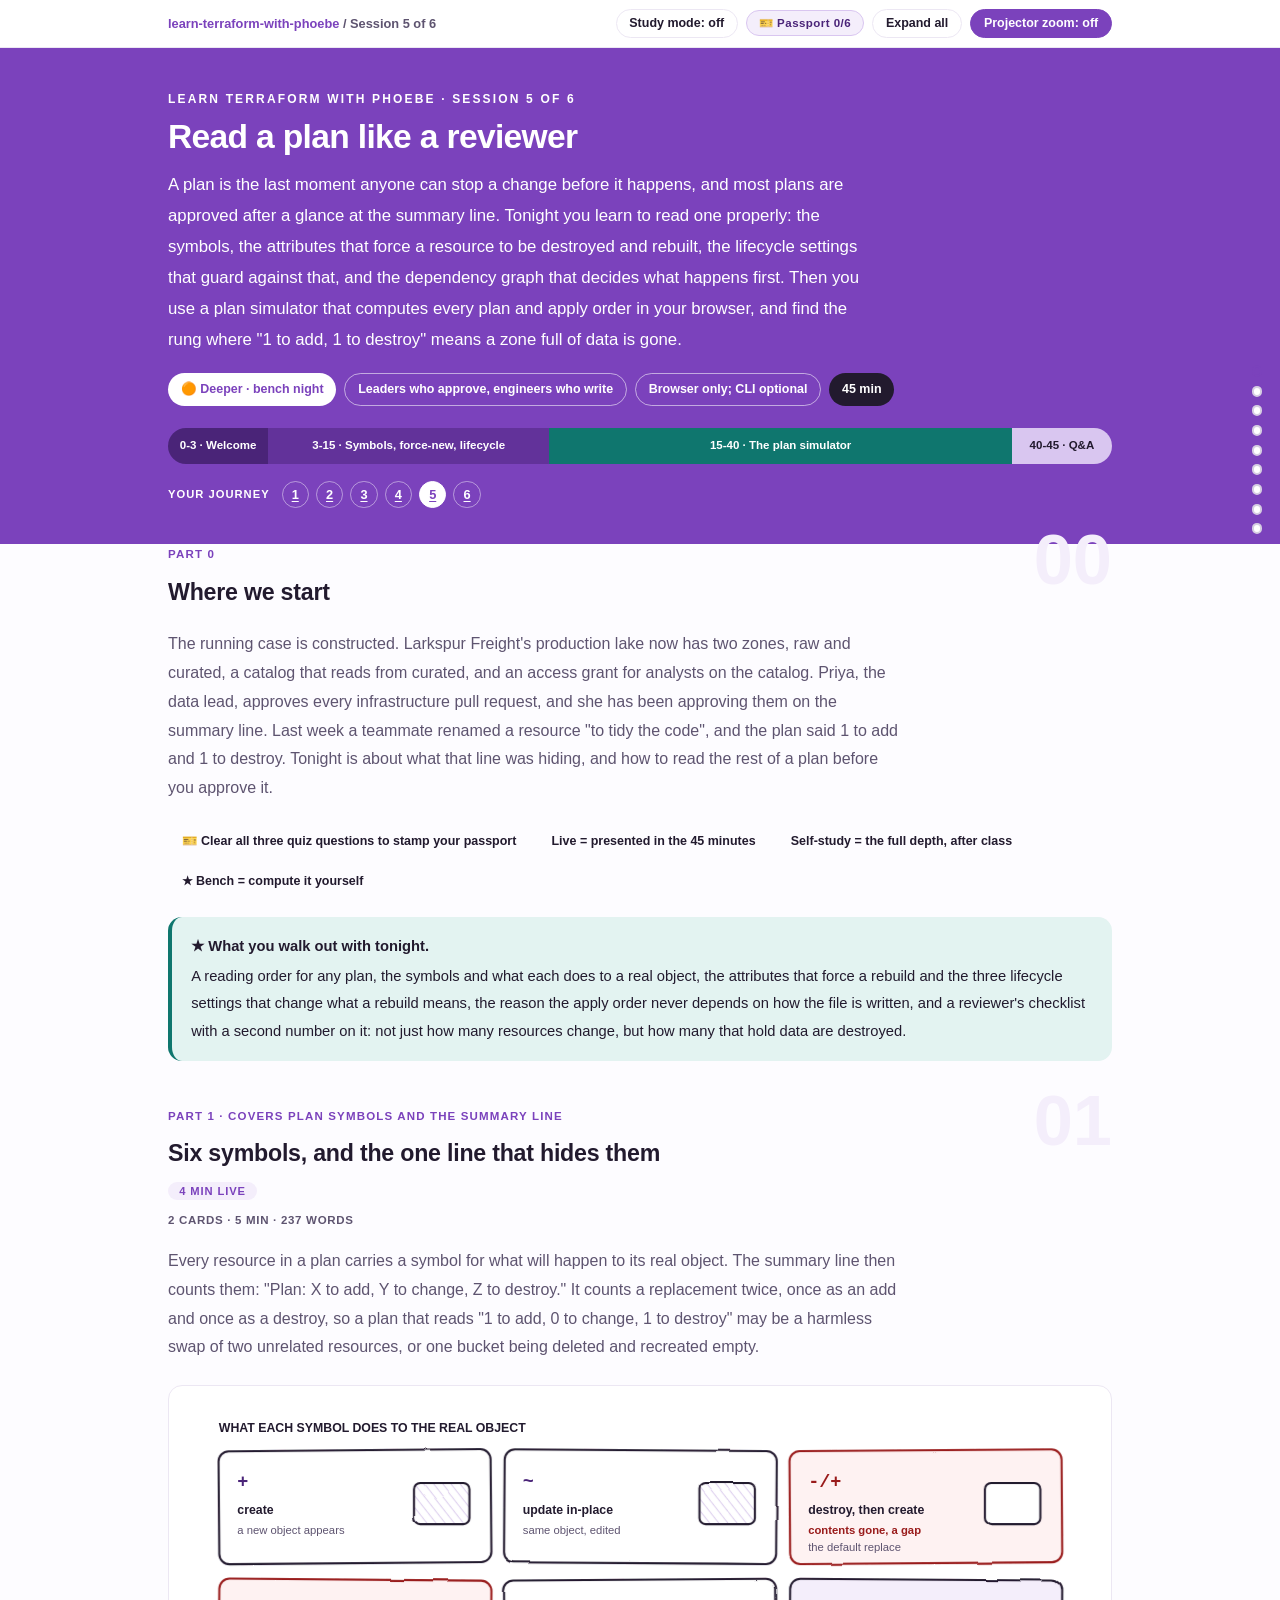
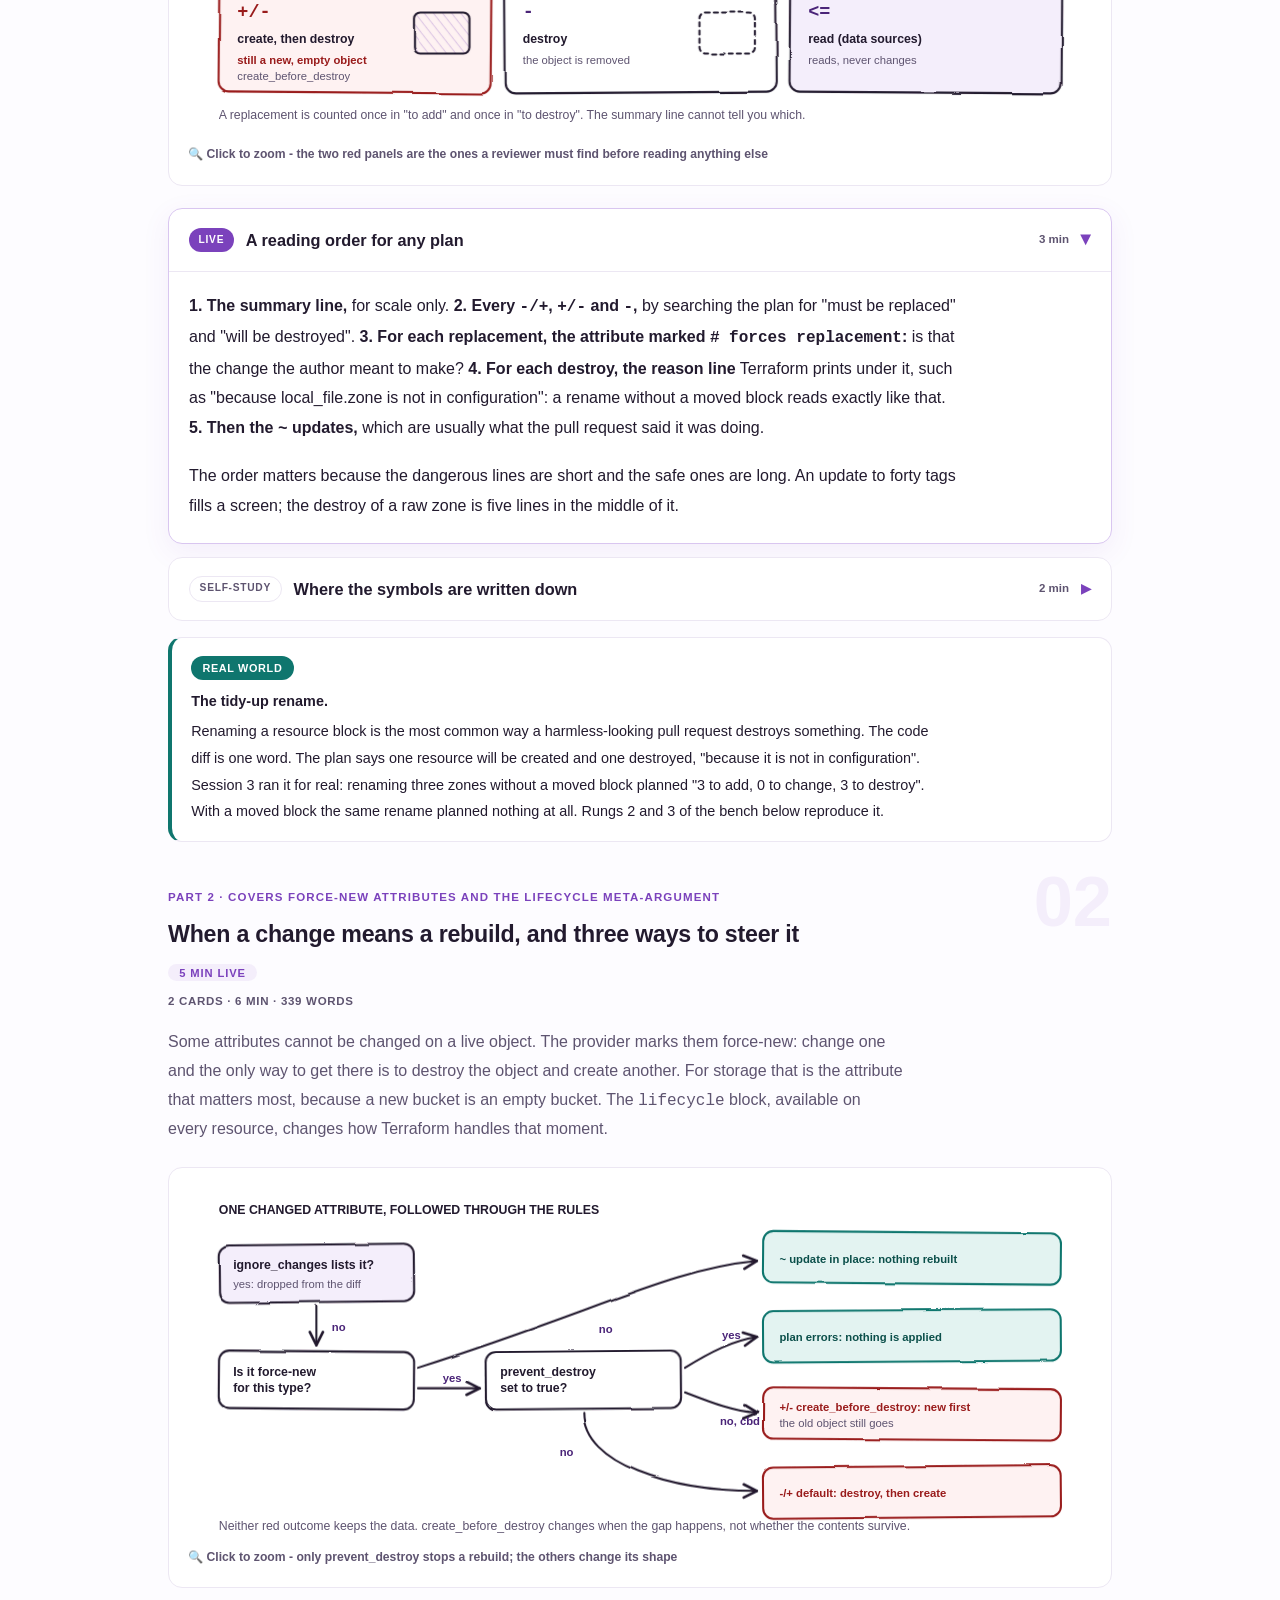
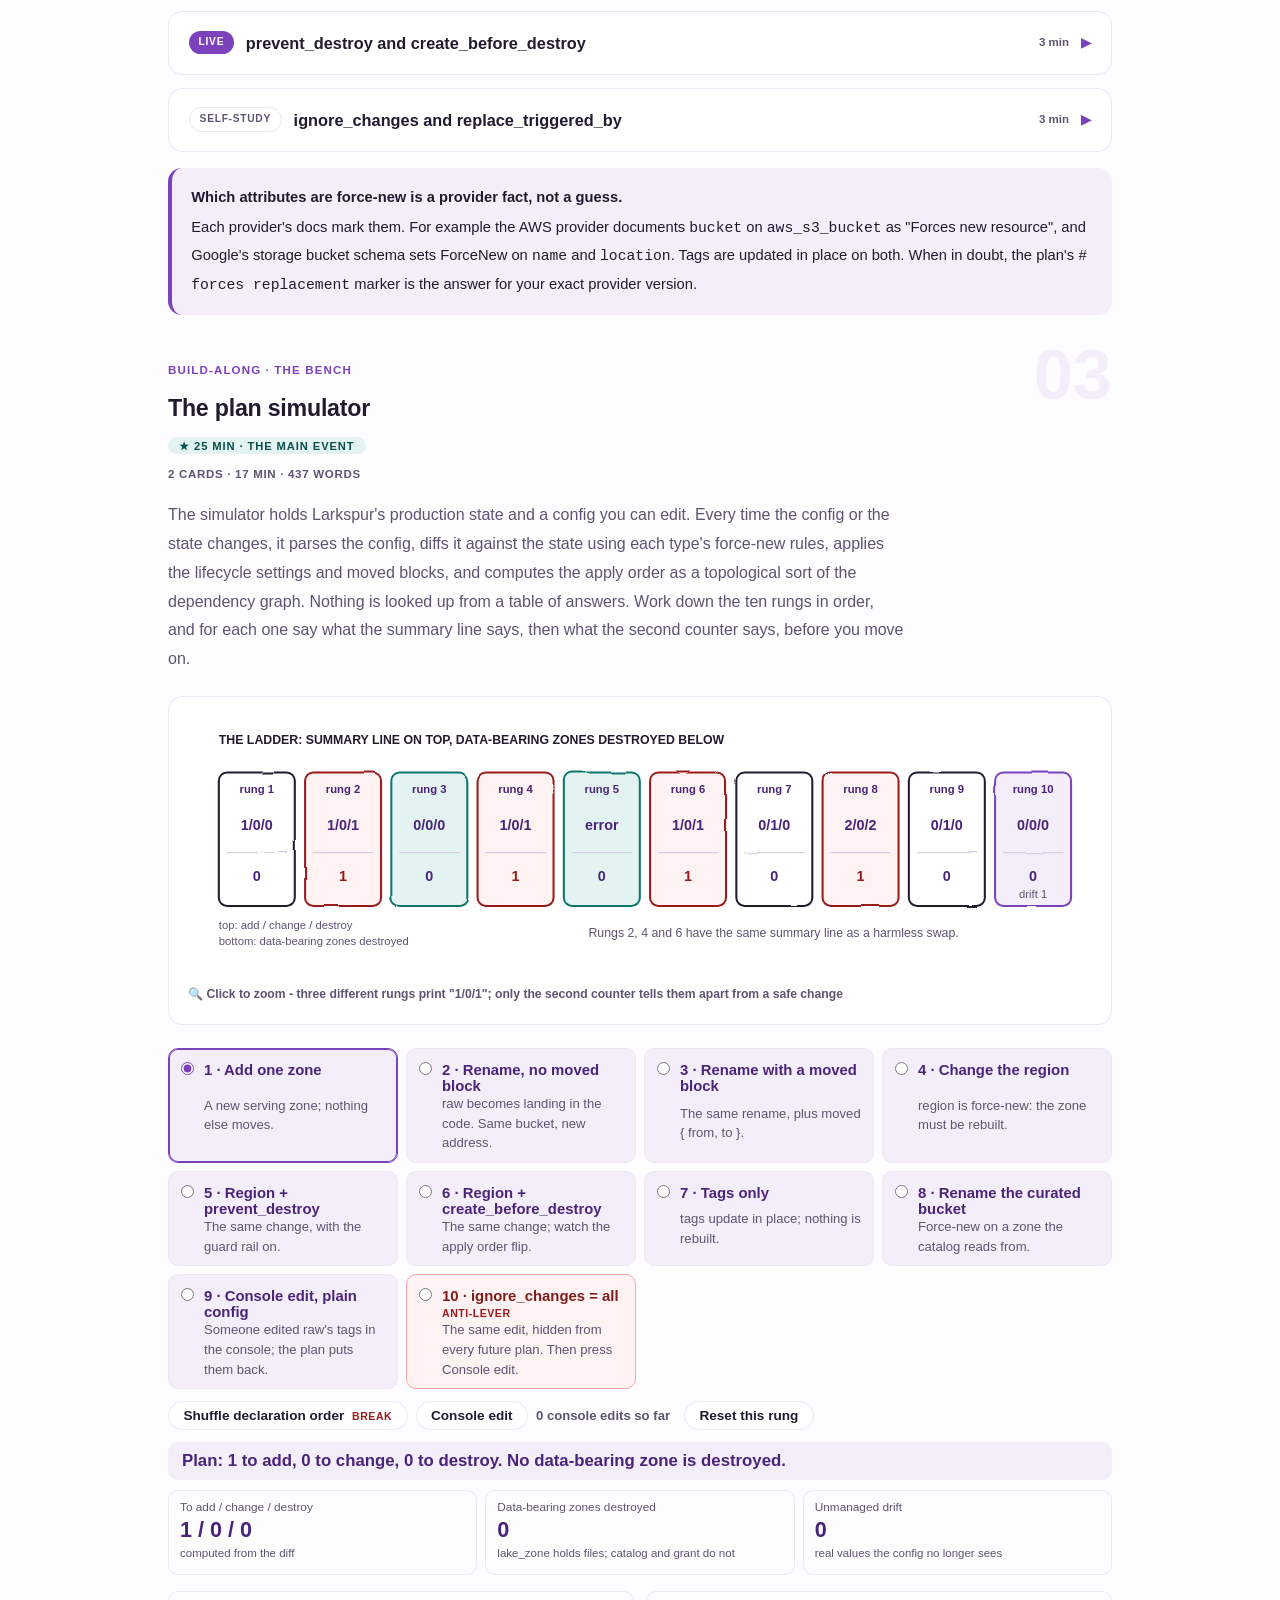
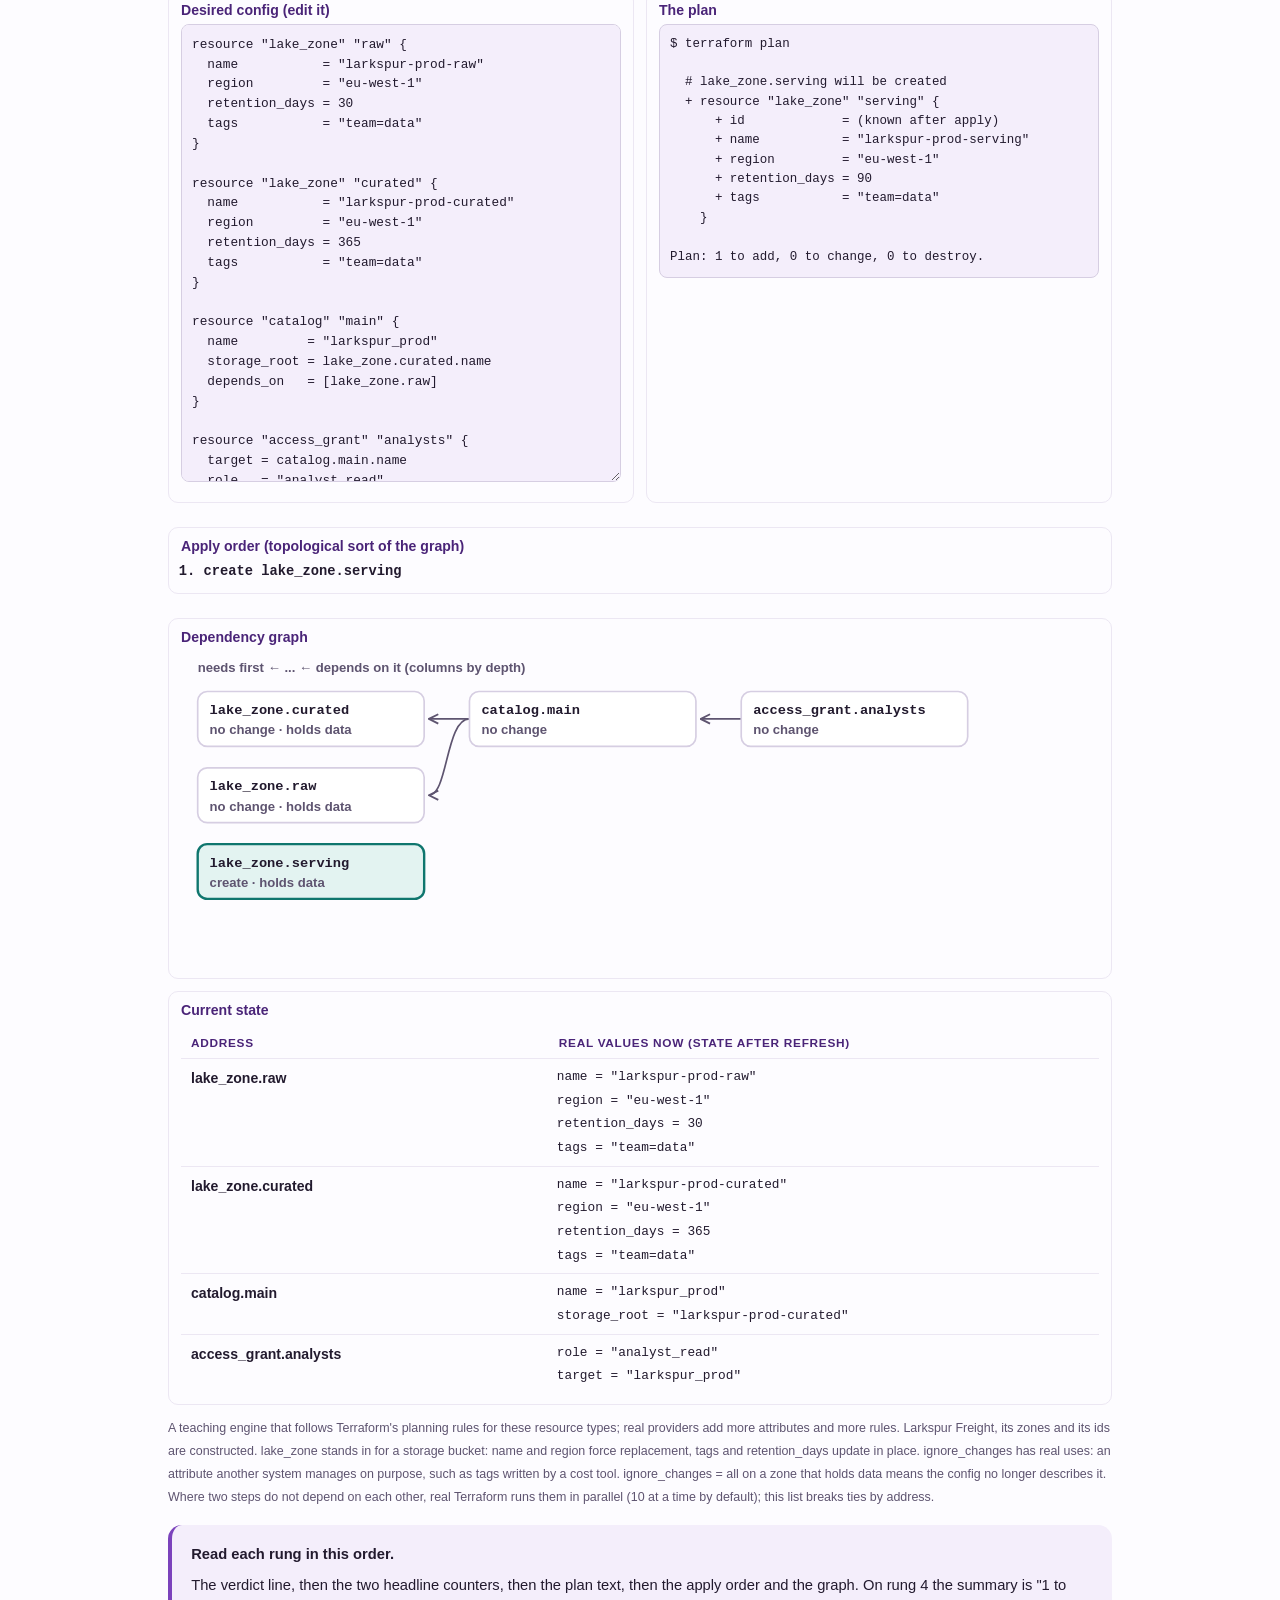
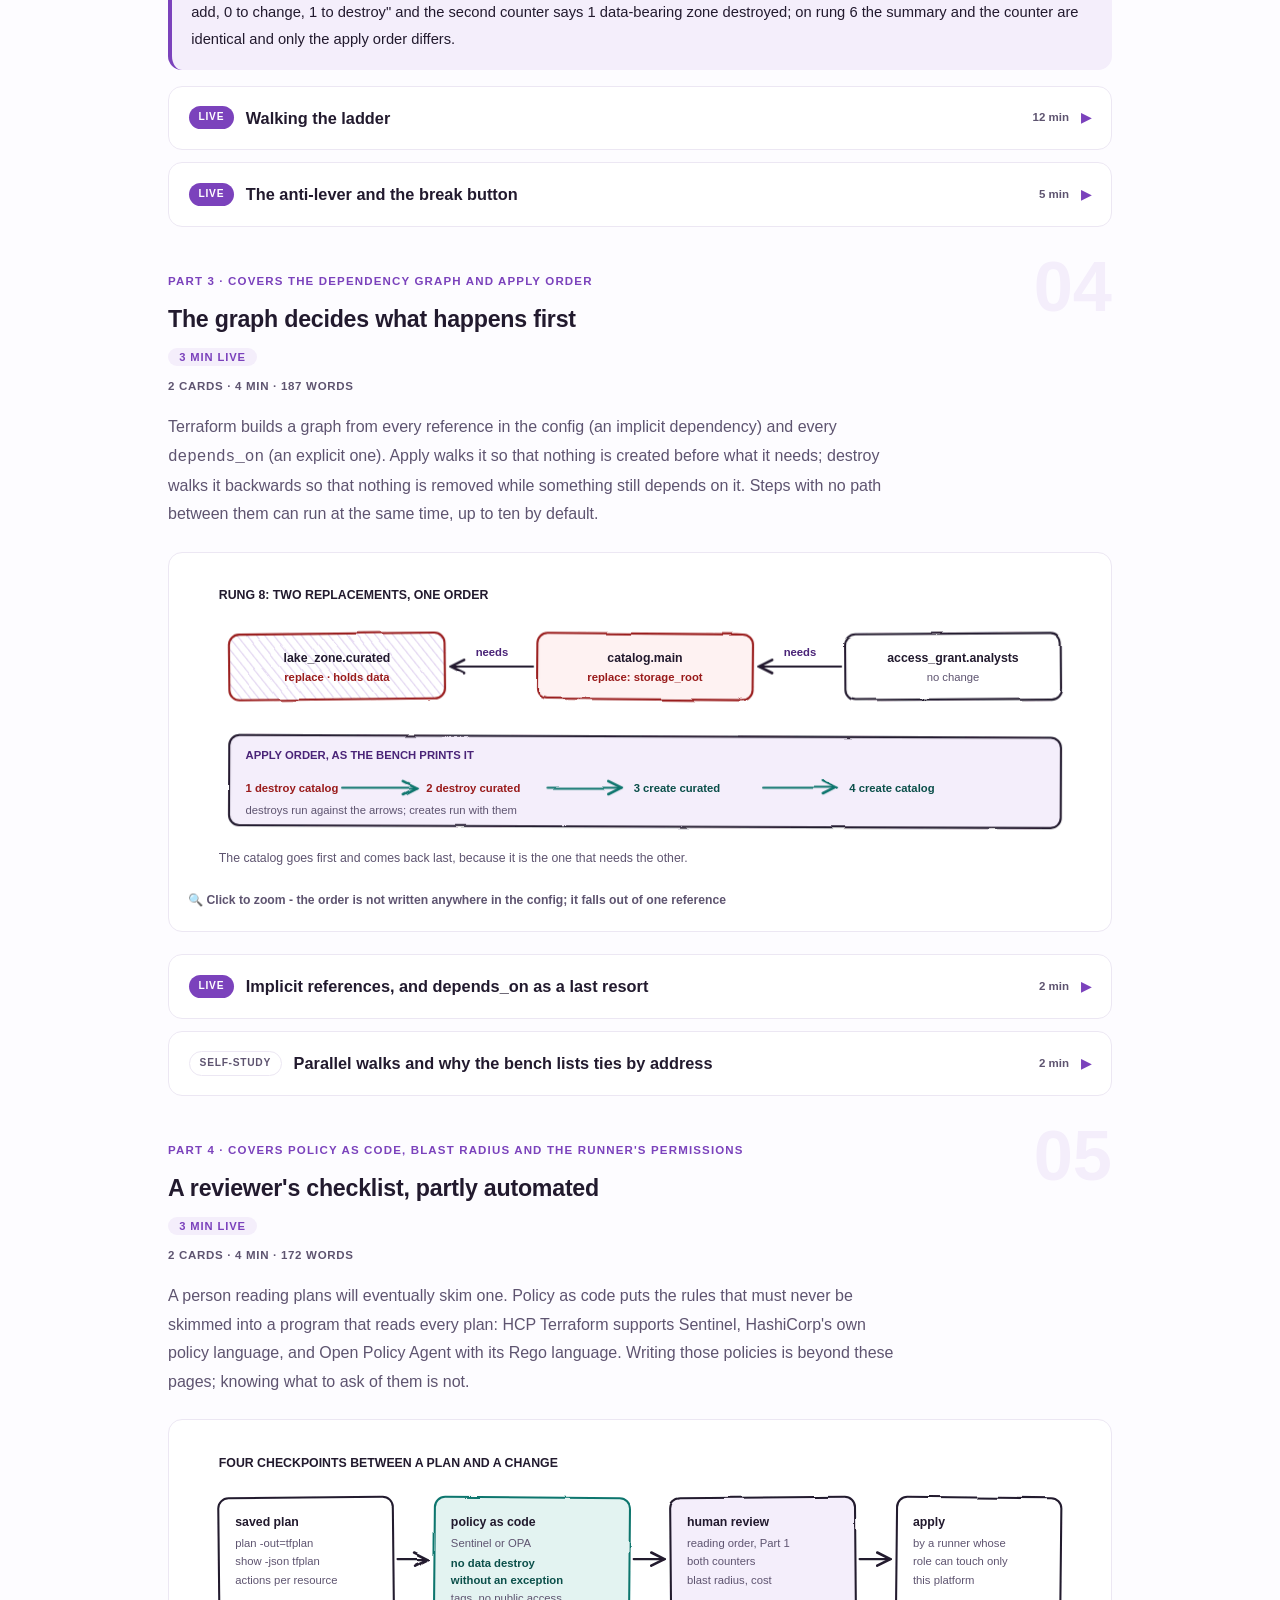
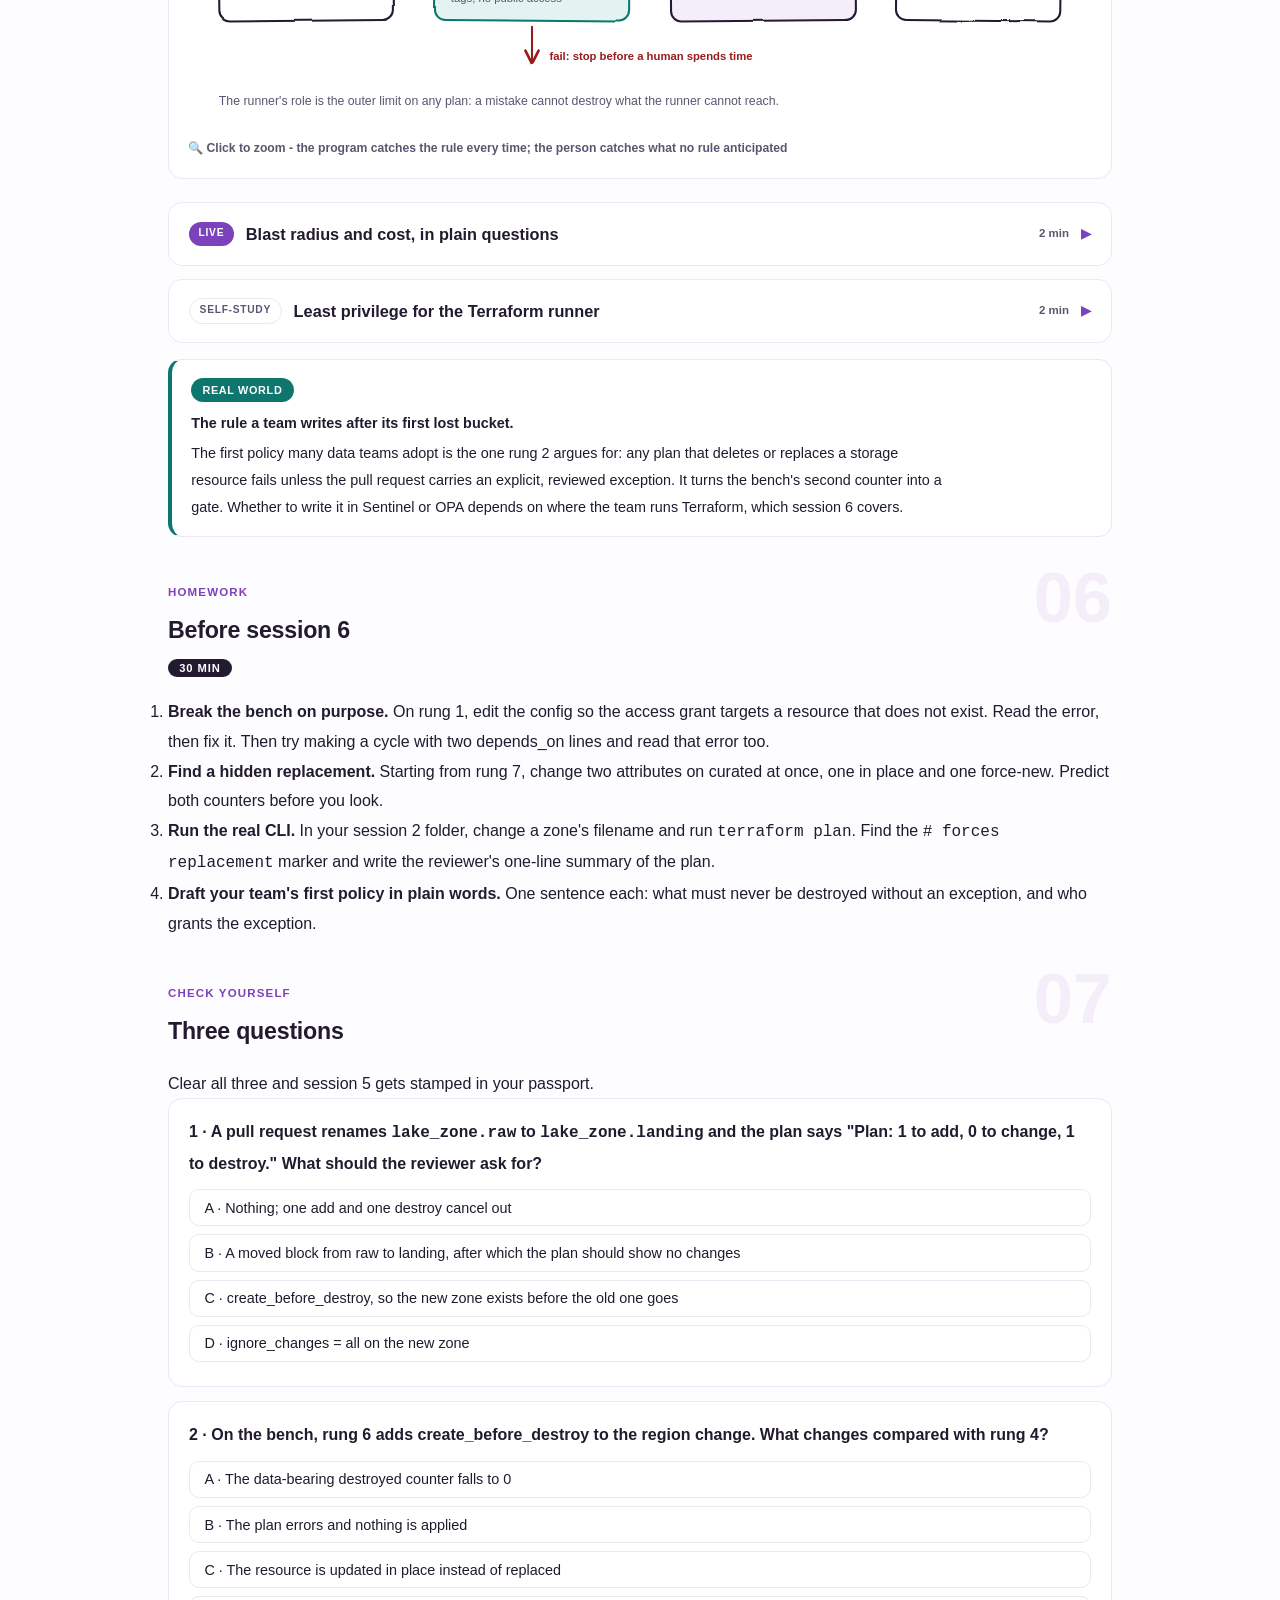
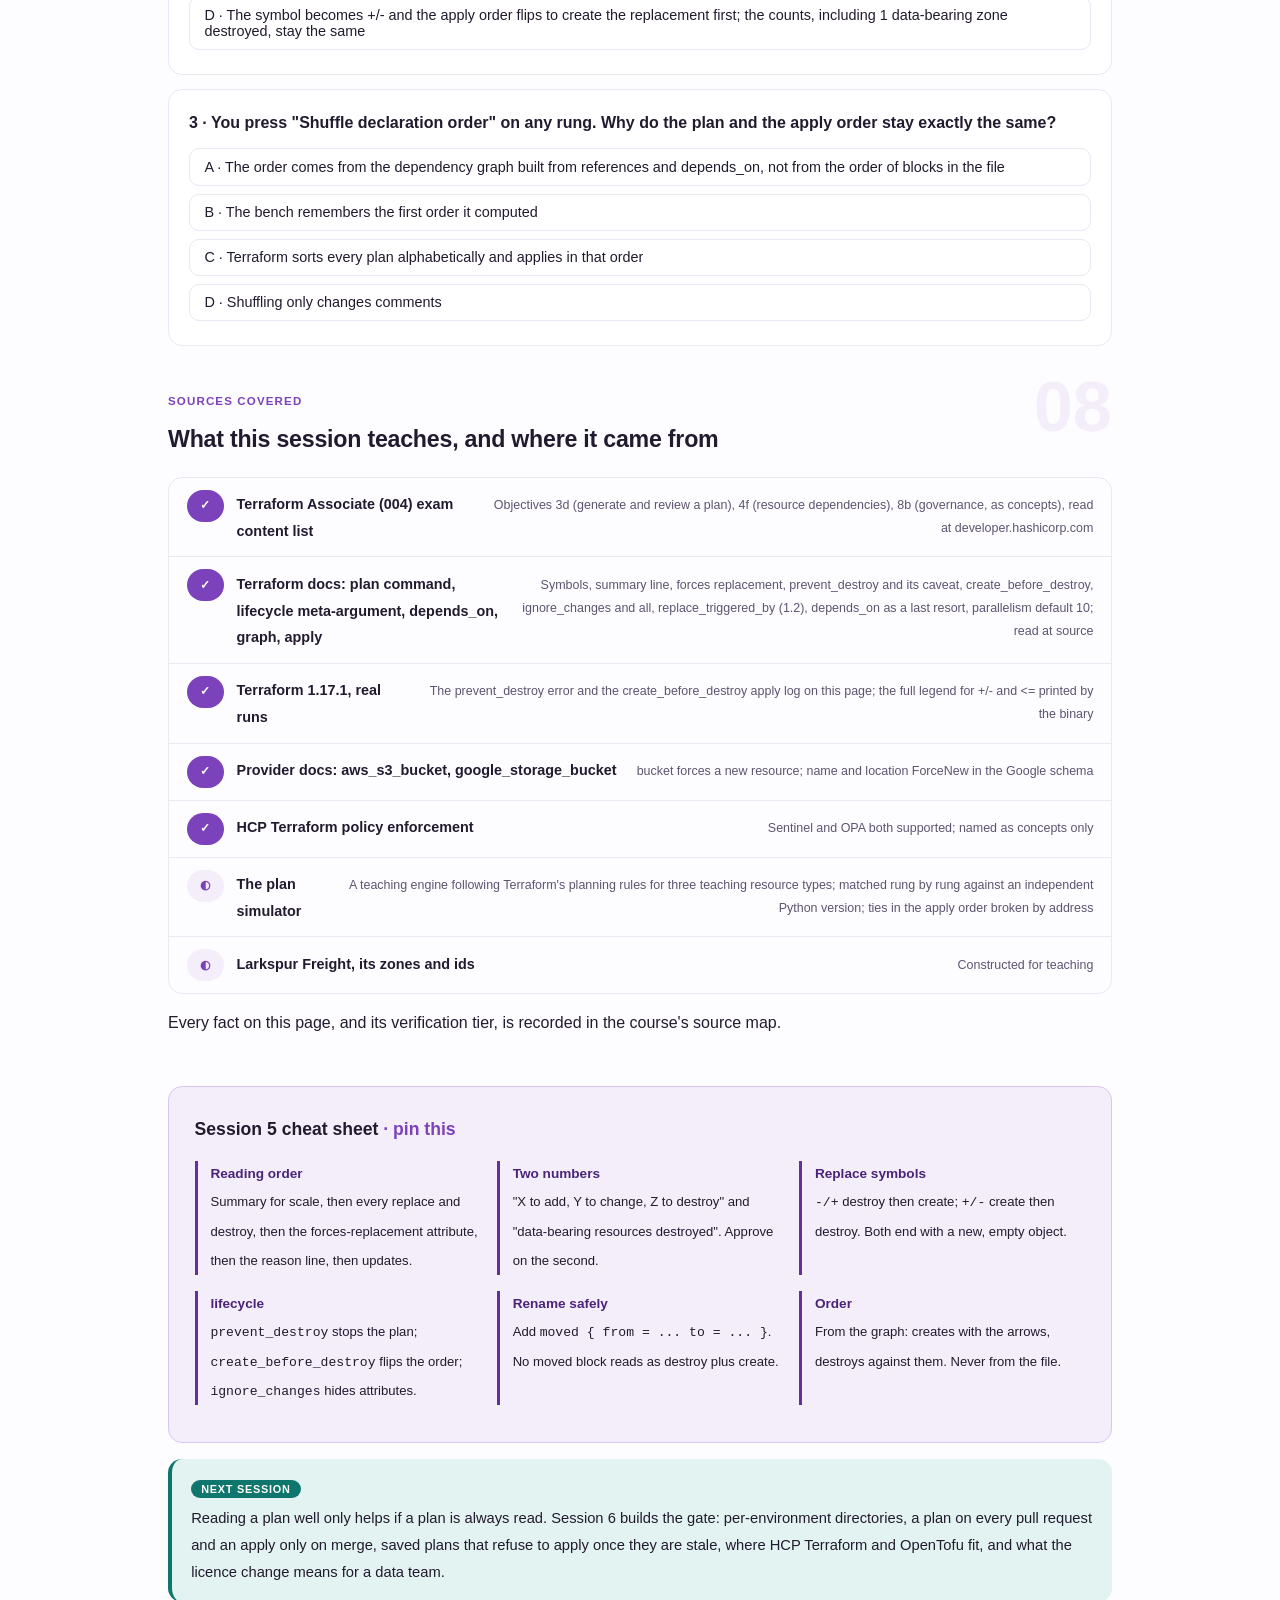
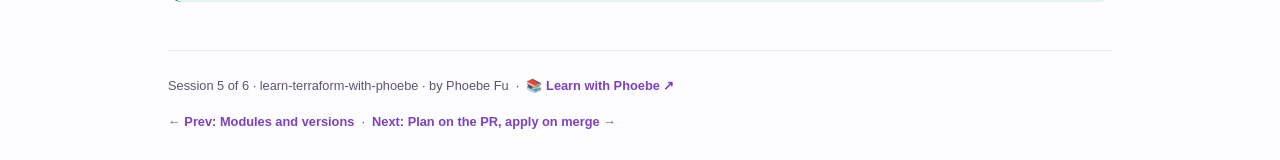
<file: courses/05-read-a-plan-like-a-reviewer.html>
<!DOCTYPE html>
<html lang="en">
<head>
<meta charset="UTF-8">
<meta name="viewport" content="width=device-width, initial-scale=1.0">
<!-- social:start -->
<meta name="description" content="Session 5 of 6. Read a Terraform plan the way a reviewer should: the symbols, force-new attributes and replacement, lifecycle guard rails, the dependency graph that sets the apply order, and policy as code. A plan simulator computes every plan and apply order in your browser, and shows how a small plan can still destroy data.">
<meta property="og:type" content="article">
<meta property="og:site_name" content="Learn with Phoebe">
<meta property="og:title" content="Read a plan like a reviewer - learn terraform with phoebe">
<meta property="og:description" content="Session 5 of 6. A live plan simulator: edit the config, read the plan, watch the apply order come from the graph. 1 to add, 1 to destroy can mean a zone full of data is gone.">
<meta property="og:url" content="https://phoebefu6.github.io/learn-terraform-with-phoebe/courses/05-read-a-plan-like-a-reviewer.html">
<meta property="og:image" content="https://phoebefu6.github.io/learn-terraform-with-phoebe/assets/og-cover.png">
<meta property="og:image:width" content="1200">
<meta property="og:image:height" content="630">
<meta name="twitter:card" content="summary_large_image">
<meta name="twitter:title" content="Read a plan like a reviewer - learn terraform with phoebe">
<meta name="twitter:description" content="Session 5 of 6. Plan symbols, replacements, lifecycle and the graph, on a live simulator.">
<meta name="twitter:image" content="https://phoebefu6.github.io/learn-terraform-with-phoebe/assets/og-cover.png">
<!-- social:end -->
<title>Session 5 · Read a plan like a reviewer - learn terraform with phoebe</title>
<link rel="stylesheet" href="../assets/style.css?v=2">
</head>
<body>

<div class="toolbar">
  <div class="wrap">
    <span class="crumb"><a href="../index.html">learn-terraform-with-phoebe</a> / Session 5 of 6</span>
    <button class="btn" id="toggle-all" type="button">Expand all</button>
    <button class="btn primary" id="zoom-toggle" type="button">Projector zoom: off</button>
  </div>
</div>

<header class="masthead">
  <div class="wrap">
    <div class="eyebrow">Learn Terraform with Phoebe · Session 5 of 6</div>
    <h1>Read a <span class="accent">plan</span> like a reviewer</h1>
    <p class="sub">A plan is the last moment anyone can stop a change before it happens, and most plans are approved after a glance at the summary line. Tonight you learn to read one properly: the symbols, the attributes that force a resource to be destroyed and rebuilt, the lifecycle settings that guard against that, and the dependency graph that decides what happens first. Then you use a plan simulator that computes every plan and apply order in your browser, and find the rung where "1 to add, 1 to destroy" means a zone full of data is gone.</p>
    <div class="chip-row">
      <span class="chip level">🟠 Deeper · bench night</span>
      <span class="chip audience">Leaders who approve, engineers who write</span>
      <span class="chip audience">Browser only; CLI optional</span>
      <span class="chip time">45 min</span>
    </div>
    <div class="agenda">
      <span class="a1" style="flex:1">0-3 · Welcome</span>
      <span class="a2" style="flex:3">3-15 · Symbols, force-new, lifecycle</span>
      <span class="a3" style="flex:5">15-40 · The plan simulator</span>
      <span class="a4" style="flex:1">40-45 · Q&amp;A</span>
    </div>
  </div>
</header>

<main class="wrap">

  <section class="section" id="intro">
    <div class="section-kicker">
      <span class="klabel">Part 0</span>
      <h2>Where we start</h2>
    </div>
    <p class="lede">The running case is constructed. Larkspur Freight's production lake now has two zones, raw and curated, a catalog that reads from curated, and an access grant for analysts on the catalog. Priya, the data lead, approves every infrastructure pull request, and she has been approving them on the summary line. Last week a teammate renamed a resource "to tidy the code", and the plan said 1 to add and 1 to destroy. Tonight is about what that line was hiding, and how to read the rest of a plan before you approve it.</p>

    <div class="legend">
      <span class="pill">🎫 Clear all three quiz questions to stamp your passport</span>
      <span class="pill">Live = presented in the 45 minutes</span>
      <span class="pill">Self-study = the full depth, after class</span>
      <span class="pill">★ Bench = compute it yourself</span>
    </div>

    <div class="callout win">
      <p><strong>★ What you walk out with tonight.</strong> A reading order for any plan, the symbols and what each does to a real object, the attributes that force a rebuild and the three lifecycle settings that change what a rebuild means, the reason the apply order never depends on how the file is written, and a reviewer's checklist with a second number on it: not just how many resources change, but how many that hold data are destroyed.</p>
    </div>
  </section>

  <section class="section" id="part-1">
    <div class="section-kicker">
      <span class="klabel">Part 1 · covers plan symbols and the summary line</span>
      <h2>Six symbols, and the one line that hides them</h2>
      <span class="tag concept">4 min live</span>
    </div>
    <p class="lede">Every resource in a plan carries a symbol for what will happen to its real object. The summary line then counts them: "Plan: X to add, Y to change, Z to destroy." It counts a replacement twice, once as an add and once as a destroy, so a plan that reads "1 to add, 0 to change, 1 to destroy" may be a harmless swap of two unrelated resources, or one bucket being deleted and recreated empty.</p>

    <figure class="zoomable">
      <svg viewBox="0 0 880 320" xmlns="http://www.w3.org/2000/svg" role="img" aria-label="Six plan symbols, each with what happens to the real object. Plus: create a new object. Tilde: update the existing object in place, nothing is rebuilt. Minus slash plus: destroy the old object, then create a replacement; the data in it is gone. Plus slash minus: create the replacement first, then destroy the old one. Minus: destroy. Less-than-equals: read a data source, nothing changes. The two replacement symbols are outlined in red.">
        <defs>
          <filter id="w5aSk" x="-3%" y="-3%" width="106%" height="106%"><feTurbulence type="fractalNoise" baseFrequency="0.02" numOctaves="2" seed="51" result="n"/><feDisplacementMap in="SourceGraphic" in2="n" scale="2.4" xChannelSelector="R" yChannelSelector="G"/></filter>
          <pattern id="w5aHc" patternUnits="userSpaceOnUse" width="7" height="7" patternTransform="rotate(-38)"><line x1="0" y1="0" x2="0" y2="7" stroke="#7B42BC" stroke-width="1" opacity=".5"/></pattern>
        </defs>
        <style>
          .w5aH { font: 800 12px Inter, sans-serif; fill: #221A2E; }
          .w5aL { font: 600 12px Inter, sans-serif; fill: #221A2E; }
          .w5aS { font: 400 11px Inter, sans-serif; fill: #5E5470; }
          .w5aV { font: 800 18px "JetBrains Mono", Menlo, monospace; fill: #4A2478; }
          .w5aR { font: 800 18px "JetBrains Mono", Menlo, monospace; fill: #991B1B; }
          .w5aB { font: 800 11px Inter, sans-serif; fill: #991B1B; }
          .w5aN { font: 400 12px Inter, sans-serif; fill: #5E5470; }
        </style>

        <text class="w5aH" x="30" y="26">WHAT EACH SYMBOL DOES TO THE REAL OBJECT</text>

        <g filter="url(#w5aSk)" fill="none" stroke="#221A2E" stroke-width="2" stroke-linecap="round" stroke-linejoin="round">
          <rect x="30" y="44" width="265" height="110" rx="10" transform="rotate(-0.5 162 99)" fill="#FFFFFF"/>
          <rect x="308" y="44" width="265" height="110" rx="10" transform="rotate(0.4 440 99)" fill="#FFFFFF"/>
          <rect x="586" y="44" width="265" height="110" rx="10" transform="rotate(-0.4 718 99)" fill="#FEF2F2" stroke="#991B1B"/>
          <rect x="30" y="170" width="265" height="110" rx="10" transform="rotate(0.5 162 225)" fill="#FEF2F2" stroke="#991B1B"/>
          <rect x="308" y="170" width="265" height="110" rx="10" transform="rotate(-0.4 440 225)" fill="#FFFFFF"/>
          <rect x="586" y="170" width="265" height="110" rx="10" transform="rotate(0.4 718 225)" fill="#F4EEFB"/>
          <rect x="220" y="76" width="54" height="40" rx="6" fill="url(#w5aHc)"/>
          <rect x="498" y="76" width="54" height="40" rx="6" fill="url(#w5aHc)"/>
          <rect x="776" y="76" width="54" height="40" rx="6" fill="#FFFFFF"/>
          <rect x="220" y="202" width="54" height="40" rx="6" fill="url(#w5aHc)"/>
          <rect x="498" y="202" width="54" height="40" rx="6" stroke-dasharray="4 4" fill="#FFFFFF"/>
        </g>

        <text class="w5aV" x="48" y="80">+</text>
        <text class="w5aL" x="48" y="106">create</text>
        <text class="w5aS" x="48" y="126">a new object appears</text>
        <text class="w5aV" x="326" y="80">~</text>
        <text class="w5aL" x="326" y="106">update in-place</text>
        <text class="w5aS" x="326" y="126">same object, edited</text>
        <text class="w5aR" x="604" y="80">-/+</text>
        <text class="w5aL" x="604" y="106">destroy, then create</text>
        <text class="w5aB" x="604" y="126">contents gone, a gap</text>
        <text class="w5aS" x="604" y="142">the default replace</text>
        <text class="w5aR" x="48" y="206">+/-</text>
        <text class="w5aL" x="48" y="232">create, then destroy</text>
        <text class="w5aB" x="48" y="252">still a new, empty object</text>
        <text class="w5aS" x="48" y="268">create_before_destroy</text>
        <text class="w5aV" x="326" y="206">-</text>
        <text class="w5aL" x="326" y="232">destroy</text>
        <text class="w5aS" x="326" y="252">the object is removed</text>
        <text class="w5aV" x="604" y="206">&lt;=</text>
        <text class="w5aL" x="604" y="232">read (data sources)</text>
        <text class="w5aS" x="604" y="252">reads, never changes</text>

        <text class="w5aN" x="30" y="306">A replacement is counted once in "to add" and once in "to destroy". The summary line cannot tell you which.</text>
      </svg>
      <figcaption>🔍 Click to zoom - the two red panels are the ones a reviewer must find before reading anything else</figcaption>
    </figure>

    <details class="card" open>
      <summary><span class="mode live">Live</span>A reading order for any plan<span class="mini">3 min</span><span class="caret">▶</span></summary>
      <div class="body">
        <p><strong>1. The summary line,</strong> for scale only. <strong>2. Every <code>-/+</code>, <code>+/-</code> and <code>-</code>,</strong> by searching the plan for "must be replaced" and "will be destroyed". <strong>3. For each replacement, the attribute marked <code># forces replacement</code>:</strong> is that the change the author meant to make? <strong>4. For each destroy, the reason line</strong> Terraform prints under it, such as "because local_file.zone is not in configuration": a rename without a moved block reads exactly like that. <strong>5. Then the <code>~</code> updates,</strong> which are usually what the pull request said it was doing.</p>
        <p>The order matters because the dangerous lines are short and the safe ones are long. An update to forty tags fills a screen; the destroy of a raw zone is five lines in the middle of it.</p>
      </div>
    </details>

    <details class="card">
      <summary><span class="mode self">Self-study</span>Where the symbols are written down<span class="mini">2 min</span><span class="caret">▶</span></summary>
      <div class="body">
        <p>HashiCorp's plan command page shows <code>+</code>, <code>-</code>, <code>~</code> and <code>-/+</code> with an example ending "Plan: 2 to add, 1 to change, 2 to destroy." and an attribute annotated <code># forces replacement</code>. The full legend, including <code>+/- create replacement and then destroy</code> and <code>&lt;= read (data resources)</code>, is printed by Terraform itself at the top of a plan that uses them; both appear in the real runs in sessions 2 and 5. The legend lists only the symbols that particular plan uses.</p>
        <p>For a machine reader, <code>terraform show -json</code> on a saved plan gives the same information as a list of actions per resource, which is what policy tools read (Part 4).</p>
      </div>
    </details>

    <div class="callout example">
      <span class="ex-pill">Real world</span>
      <p><strong>The tidy-up rename.</strong> Renaming a resource block is the most common way a harmless-looking pull request destroys something. The code diff is one word. The plan says one resource will be created and one destroyed, "because it is not in configuration". Session 3 ran it for real: renaming three zones without a moved block planned "3 to add, 0 to change, 3 to destroy". With a moved block the same rename planned nothing at all. Rungs 2 and 3 of the bench below reproduce it.</p>
    </div>
  </section>

  <section class="section" id="part-2">
    <div class="section-kicker">
      <span class="klabel">Part 2 · covers force-new attributes and the lifecycle meta-argument</span>
      <h2>When a change means a rebuild, and three ways to steer it</h2>
      <span class="tag concept">5 min live</span>
    </div>
    <p class="lede">Some attributes cannot be changed on a live object. The provider marks them force-new: change one and the only way to get there is to destroy the object and create another. For storage that is the attribute that matters most, because a new bucket is an empty bucket. The <code>lifecycle</code> block, available on every resource, changes how Terraform handles that moment.</p>

    <figure class="zoomable">
      <svg viewBox="0 0 880 340" xmlns="http://www.w3.org/2000/svg" role="img" aria-label="A decision tree for one changed attribute. Is the attribute force-new for this resource type? If no, update in place. If yes, is prevent_destroy set? If yes, the plan errors and nothing is applied. If no, is create_before_destroy set? If yes, create the new object then destroy the old. If no, destroy the old object then create the new. Separately, ignore_changes removes the attribute from the comparison before any of this.">
        <defs>
          <filter id="w5bSk" x="-3%" y="-3%" width="106%" height="106%"><feTurbulence type="fractalNoise" baseFrequency="0.02" numOctaves="2" seed="53" result="n"/><feDisplacementMap in="SourceGraphic" in2="n" scale="2.4" xChannelSelector="R" yChannelSelector="G"/></filter>
          <marker id="w5bAr" viewBox="0 0 10 10" refX="9" refY="5" markerWidth="8" markerHeight="8" orient="auto"><path d="M1 1 L9 5 L1 9" fill="none" stroke="#221A2E" stroke-width="1.6" stroke-linecap="round"/></marker>
        </defs>
        <style>
          .w5bH { font: 800 12px Inter, sans-serif; fill: #221A2E; }
          .w5bL { font: 600 12px Inter, sans-serif; fill: #221A2E; }
          .w5bS { font: 400 11px Inter, sans-serif; fill: #5E5470; }
          .w5bB { font: 800 11px Inter, sans-serif; fill: #0B4F4A; }
          .w5bR { font: 800 11px Inter, sans-serif; fill: #991B1B; }
          .w5bA { font: 700 11px Inter, sans-serif; fill: #4A2478; }
          .w5bN { font: 400 12px Inter, sans-serif; fill: #5E5470; }
        </style>

        <text class="w5bH" x="30" y="26">ONE CHANGED ATTRIBUTE, FOLLOWED THROUGH THE RULES</text>

        <g filter="url(#w5bSk)" fill="none" stroke="#221A2E" stroke-width="2" stroke-linecap="round" stroke-linejoin="round">
          <rect x="30" y="56" width="190" height="56" rx="10" transform="rotate(-0.6 125 84)" fill="#F4EEFB"/>
          <rect x="30" y="160" width="190" height="56" rx="10" transform="rotate(0.5 125 188)" fill="#FFFFFF"/>
          <rect x="290" y="160" width="190" height="56" rx="10" transform="rotate(-0.5 385 188)" fill="#FFFFFF"/>
          <rect x="560" y="44" width="290" height="50" rx="10" transform="rotate(0.5 705 69)" fill="#E3F3F1" stroke="#0F766E"/>
          <rect x="560" y="120" width="290" height="50" rx="10" transform="rotate(-0.4 705 145)" fill="#E3F3F1" stroke="#0F766E"/>
          <rect x="560" y="196" width="290" height="50" rx="10" transform="rotate(0.4 705 221)" fill="#FEF2F2" stroke="#991B1B"/>
          <rect x="560" y="272" width="290" height="50" rx="10" transform="rotate(-0.5 705 297)" fill="#FEF2F2" stroke="#991B1B"/>
          <path d="M125 116 L125 154" marker-end="url(#w5bAr)"/>
          <path d="M224 176 C400 120 470 80 554 72" marker-end="url(#w5bAr)"/>
          <path d="M224 196 L284 196" marker-end="url(#w5bAr)"/>
          <path d="M484 176 C510 160 530 150 554 146" marker-end="url(#w5bAr)"/>
          <path d="M484 200 C510 210 530 218 554 220" marker-end="url(#w5bAr)"/>
          <path d="M385 220 C385 270 470 296 554 296" marker-end="url(#w5bAr)"/>
        </g>

        <text class="w5bL" x="44" y="80">ignore_changes lists it?</text>
        <text class="w5bS" x="44" y="98">yes: dropped from the diff</text>
        <text class="w5bL" x="44" y="184">Is it force-new</text>
        <text class="w5bL" x="44" y="200">for this type?</text>
        <text class="w5bL" x="304" y="184">prevent_destroy</text>
        <text class="w5bL" x="304" y="200">set to true?</text>
        <text class="w5bB" x="576" y="74">~ update in place: nothing rebuilt</text>
        <text class="w5bB" x="576" y="150">plan errors: nothing is applied</text>
        <text class="w5bR" x="576" y="218">+/- create_before_destroy: new first</text>
        <text class="w5bS" x="576" y="234">the old object still goes</text>
        <text class="w5bR" x="576" y="302">-/+ default: destroy, then create</text>
        <text class="w5bA" x="140" y="140">no</text>
        <text class="w5bA" x="400" y="142">no</text>
        <text class="w5bA" x="248" y="190">yes</text>
        <text class="w5bA" x="520" y="148">yes</text>
        <text class="w5bA" x="518" y="232">no, cbd</text>
        <text class="w5bA" x="362" y="262">no</text>

        <text class="w5bN" x="30" y="334">Neither red outcome keeps the data. create_before_destroy changes when the gap happens, not whether the contents survive.</text>
      </svg>
      <figcaption>🔍 Click to zoom - only prevent_destroy stops a rebuild; the others change its shape</figcaption>
    </figure>

    <details class="card">
      <summary><span class="mode live">Live</span>prevent_destroy and create_before_destroy<span class="mini">3 min</span><span class="caret">▶</span></summary>
      <div class="body">
        <p><strong>prevent_destroy = true</strong> makes Terraform reject any plan that would destroy the object, including a replacement. HashiCorp's docs add the caveat every reviewer should know: it does not stop a destroy when the resource configuration itself is removed, because the guard lives in the block that is being deleted. Real Terraform 1.17.1, on a stand-in resource whose region changed:</p>
        <div class="prompt-box good"><span class="label">★ Real run · prevent_destroy</span>$ terraform plan
Error: Instance cannot be destroyed

  on main.tf line 1:
   1: resource "terraform_data" "raw_zone" {

Resource terraform_data.raw_zone has lifecycle.prevent_destroy set, but the
plan calls for this resource to be destroyed. To avoid this error and
continue with the plan, either disable lifecycle.prevent_destroy or reduce
the scope of the plan using the -target option.</div>
        <p><strong>create_before_destroy = true</strong> flips the order of a replacement: the new object first, then the old one, now called "deposed". It shortens downtime for things like a server behind a load balancer. For a bucket it does not save the contents, and it fails if the name must be unique and both would exist at once. The same change, swapped to create_before_destroy, really applied:</p>
        <div class="prompt-box good"><span class="label">★ Real run · create_before_destroy</span>+/- create replacement and then destroy
...
terraform_data.raw_zone: Creating...
terraform_data.raw_zone: Creation complete after 0s [id=6675ecfc-259a-be0a-cbdd-2b7d54838823]
terraform_data.raw_zone (deposed object d29179ca): Destroying... [id=41e49c6e-347c-dc64-8b9f-dc72ab0585d3]
terraform_data.raw_zone: Destruction complete after 0s
Apply complete! Resources: 1 added, 0 changed, 1 destroyed.</div>
      </div>
    </details>

    <details class="card">
      <summary><span class="mode self">Self-study</span>ignore_changes and replace_triggered_by<span class="mini">3 min</span><span class="caret">▶</span></summary>
      <div class="body">
        <p><strong>ignore_changes</strong> removes listed attributes from the comparison, or every attribute with <code>all</code>. It has honest uses: an attribute another system manages on purpose, such as tags written by a cost tool or a size changed by an autoscaler, would otherwise be reverted on every apply. The danger is the wide version. <code>ignore_changes = all</code> means the config stops describing the object at all; a console edit stays forever and no plan will show it. The bench's anti-lever measures exactly that.</p>
        <p><strong>replace_triggered_by</strong> (Terraform 1.2 and later) goes the other way: it forces a replacement when some other resource or attribute changes, for objects that must be rebuilt when a dependency changes even though none of their own arguments did.</p>
      </div>
    </details>

    <div class="callout tip">
      <p><strong>Which attributes are force-new is a provider fact, not a guess.</strong> Each provider's docs mark them. For example the AWS provider documents <code>bucket</code> on <code>aws_s3_bucket</code> as "Forces new resource", and Google's storage bucket schema sets ForceNew on <code>name</code> and <code>location</code>. Tags are updated in place on both. When in doubt, the plan's <code># forces replacement</code> marker is the answer for your exact provider version.</p>
    </div>
  </section>

  <section class="section" id="bench">
    <div class="section-kicker">
      <span class="klabel">Build-along · the bench</span>
      <h2>The plan simulator</h2>
      <span class="tag demo">★ 25 min · the main event</span>
    </div>
    <p class="lede">The simulator holds Larkspur's production state and a config you can edit. Every time the config or the state changes, it parses the config, diffs it against the state using each type's force-new rules, applies the lifecycle settings and moved blocks, and computes the apply order as a topological sort of the dependency graph. Nothing is looked up from a table of answers. Work down the ten rungs in order, and for each one say what the summary line says, then what the second counter says, before you move on.</p>

    <figure class="zoomable">
      <svg viewBox="0 0 880 250" xmlns="http://www.w3.org/2000/svg" role="img" aria-label="The ten rungs of the bench as ten cells, each with its add, change, destroy counts and its data-bearing destroyed count. Rung 1: 1, 0, 0 and 0. Rung 2: 1, 0, 1 and 1. Rung 3: 0, 0, 0 and 0. Rung 4: 1, 0, 1 and 1. Rung 5: error, 0. Rung 6: 1, 0, 1 and 1. Rung 7: 0, 1, 0 and 0. Rung 8: 2, 0, 2 and 1. Rung 9: 0, 1, 0 and 0. Rung 10: 0, 0, 0, data 0 but drift 1. Rungs 2, 4, 6 and 8 are red.">
        <defs>
          <filter id="w5cSk" x="-3%" y="-3%" width="106%" height="106%"><feTurbulence type="fractalNoise" baseFrequency="0.02" numOctaves="2" seed="57" result="n"/><feDisplacementMap in="SourceGraphic" in2="n" scale="2.4" xChannelSelector="R" yChannelSelector="G"/></filter>
        </defs>
        <style>
          .w5cH { font: 800 12px Inter, sans-serif; fill: #221A2E; }
          .w5cL { font: 700 11px Inter, sans-serif; fill: #221A2E; }
          .w5cS { font: 400 11px Inter, sans-serif; fill: #5E5470; }
          .w5cV { font: 800 14px Inter, sans-serif; fill: #4A2478; }
          .w5cR { font: 800 14px Inter, sans-serif; fill: #991B1B; }
          .w5cA { font: 700 11px Inter, sans-serif; fill: #4A2478; }
          .w5cN { font: 400 12px Inter, sans-serif; fill: #5E5470; }
        </style>

        <text class="w5cH" x="30" y="26">THE LADDER: SUMMARY LINE ON TOP, DATA-BEARING ZONES DESTROYED BELOW</text>

        <g filter="url(#w5cSk)" fill="none" stroke="#221A2E" stroke-width="2" stroke-linecap="round" stroke-linejoin="round">
          <rect x="30" y="54" width="74" height="130" rx="8" fill="#FFFFFF"/>
          <rect x="114" y="54" width="74" height="130" rx="8" fill="#FEF2F2" stroke="#991B1B"/>
          <rect x="198" y="54" width="74" height="130" rx="8" fill="#E3F3F1" stroke="#0F766E"/>
          <rect x="282" y="54" width="74" height="130" rx="8" fill="#FEF2F2" stroke="#991B1B"/>
          <rect x="366" y="54" width="74" height="130" rx="8" fill="#E3F3F1" stroke="#0F766E"/>
          <rect x="450" y="54" width="74" height="130" rx="8" fill="#FEF2F2" stroke="#991B1B"/>
          <rect x="534" y="54" width="74" height="130" rx="8" fill="#FFFFFF"/>
          <rect x="618" y="54" width="74" height="130" rx="8" fill="#FEF2F2" stroke="#991B1B"/>
          <rect x="702" y="54" width="74" height="130" rx="8" fill="#FFFFFF"/>
          <rect x="786" y="54" width="74" height="130" rx="8" fill="#F4EEFB" stroke="#7B42BC"/>
          <path d="M38 132 L96 132 M122 132 L180 132 M206 132 L264 132 M290 132 L348 132 M374 132 L432 132 M458 132 L516 132 M542 132 L600 132 M626 132 L684 132 M710 132 L768 132 M794 132 L852 132" stroke="#D6CEE2" stroke-width="1.2"/>
        </g>

        <text class="w5cA" x="67" y="74" text-anchor="middle">rung 1</text>
        <text class="w5cA" x="151" y="74" text-anchor="middle">rung 2</text>
        <text class="w5cA" x="235" y="74" text-anchor="middle">rung 3</text>
        <text class="w5cA" x="319" y="74" text-anchor="middle">rung 4</text>
        <text class="w5cA" x="403" y="74" text-anchor="middle">rung 5</text>
        <text class="w5cA" x="487" y="74" text-anchor="middle">rung 6</text>
        <text class="w5cA" x="571" y="74" text-anchor="middle">rung 7</text>
        <text class="w5cA" x="655" y="74" text-anchor="middle">rung 8</text>
        <text class="w5cA" x="739" y="74" text-anchor="middle">rung 9</text>
        <text class="w5cA" x="823" y="74" text-anchor="middle">rung 10</text>
        <text class="w5cV" x="67" y="110" text-anchor="middle">1/0/0</text>
        <text class="w5cV" x="151" y="110" text-anchor="middle">1/0/1</text>
        <text class="w5cV" x="235" y="110" text-anchor="middle">0/0/0</text>
        <text class="w5cV" x="319" y="110" text-anchor="middle">1/0/1</text>
        <text class="w5cV" x="403" y="110" text-anchor="middle">error</text>
        <text class="w5cV" x="487" y="110" text-anchor="middle">1/0/1</text>
        <text class="w5cV" x="571" y="110" text-anchor="middle">0/1/0</text>
        <text class="w5cV" x="655" y="110" text-anchor="middle">2/0/2</text>
        <text class="w5cV" x="739" y="110" text-anchor="middle">0/1/0</text>
        <text class="w5cV" x="823" y="110" text-anchor="middle">0/0/0</text>
        <text class="w5cV" x="67" y="160" text-anchor="middle">0</text>
        <text class="w5cR" x="151" y="160" text-anchor="middle">1</text>
        <text class="w5cV" x="235" y="160" text-anchor="middle">0</text>
        <text class="w5cR" x="319" y="160" text-anchor="middle">1</text>
        <text class="w5cV" x="403" y="160" text-anchor="middle">0</text>
        <text class="w5cR" x="487" y="160" text-anchor="middle">1</text>
        <text class="w5cV" x="571" y="160" text-anchor="middle">0</text>
        <text class="w5cR" x="655" y="160" text-anchor="middle">1</text>
        <text class="w5cV" x="739" y="160" text-anchor="middle">0</text>
        <text class="w5cV" x="823" y="160" text-anchor="middle">0</text>
        <text class="w5cS" x="823" y="176" text-anchor="middle">drift 1</text>
        <text class="w5cS" x="30" y="206">top: add / change / destroy</text>
        <text class="w5cS" x="30" y="222">bottom: data-bearing zones destroyed</text>

        <text class="w5cN" x="390" y="214">Rungs 2, 4 and 6 have the same summary line as a harmless swap.</text>
      </svg>
      <figcaption>🔍 Click to zoom - three different rungs print "1/0/1"; only the second counter tells them apart from a safe change</figcaption>
    </figure>

    <div id="plan-bench" class="pl-bench" data-live-bench data-rung="1"></div>

    <div class="callout tip">
      <p><strong>Read each rung in this order.</strong> The verdict line, then the two headline counters, then the plan text, then the apply order and the graph. On rung 4 the summary is "1 to add, 0 to change, 1 to destroy" and the second counter says 1 data-bearing zone destroyed; on rung 6 the summary and the counter are identical and only the apply order differs.</p>
    </div>

    <details class="card">
      <summary><span class="mode live">Live</span>Walking the ladder<span class="mini">12 min</span><span class="caret">▶</span></summary>
      <div class="body">
        <p><strong>Rung 1, add one zone:</strong> 1 to add, nothing else; the serving zone has no dependencies, so the apply order is one step. <strong>Rung 2, rename raw to landing with no moved block:</strong> 1 to add, 1 to destroy, and 1 data-bearing zone destroyed. The new zone even has the same name; Terraform does not know it is the same thing, because the address changed and nothing said so. <strong>Rung 3, the same rename with a moved block:</strong> "No changes", and the plan says raw has moved to landing.</p>
        <p><strong>Rung 4, change raw's region:</strong> region is force-new, so 1 to add, 1 to destroy, 1 replacement, 1 zone holding data destroyed. The apply order is destroy the old object, then create the replacement. <strong>Rung 5, the same with prevent_destroy:</strong> the plan stops with "Instance cannot be destroyed"; the counters read 0 and nothing runs. <strong>Rung 6, the same with create_before_destroy:</strong> identical counts, the symbol becomes <code>+/-</code>, and the apply order flips to create the replacement, then destroy the deposed object. The data is still destroyed.</p>
        <p><strong>Rung 7, tags only:</strong> 0 to add, 1 to change, 0 to destroy; an in-place update. <strong>Rung 8, rename the curated bucket:</strong> curated's name is force-new, and the catalog's storage_root reads that name, so the catalog must be replaced too: 2 to add, 2 to destroy, 1 data-bearing zone destroyed. The apply order destroys the catalog before the zone it depends on, then creates the zone before the catalog. The grant on the catalog is untouched, because the catalog's own name did not change.</p>
      </div>
    </details>

    <details class="card">
      <summary><span class="mode live">Live</span>The anti-lever and the break button<span class="mini">5 min</span><span class="caret">▶</span></summary>
      <div class="body">
        <p><strong>Rung 9:</strong> someone has added a vendor tag to raw in the console. With a plain config, the plan puts the tags back: 0 to add, 1 to change. <strong>Rung 10, the anti-lever:</strong> add <code>ignore_changes = all</code> to raw and the plan says "No changes", while the third counter, unmanaged drift, reads 1. Now press "Console edit": retention is cut from 30 to 7 days, the plan still says "No changes", and drift rises to 2. Press the same button on rung 1 and the plan grows instead, with drift at 0. The honest nuance is on the widget: ignore_changes on a single attribute that another system owns is a real tool; <code>all</code> on a data zone is a config that has stopped describing it.</p>
        <p><strong>The break button,</strong> "Shuffle declaration order", rewrites the config with its blocks in a different order. The plan and the apply order must not change, and they do not: order comes from the graph, never from the file. The canon behind this page checked five shuffles of every rung in two independent engines.</p>
      </div>
    </details>
  </section>

  <section class="section" id="part-3">
    <div class="section-kicker">
      <span class="klabel">Part 3 · covers the dependency graph and apply order</span>
      <h2>The graph decides what happens first</h2>
      <span class="tag concept">3 min live</span>
    </div>
    <p class="lede">Terraform builds a graph from every reference in the config (an implicit dependency) and every <code>depends_on</code> (an explicit one). Apply walks it so that nothing is created before what it needs; destroy walks it backwards so that nothing is removed while something still depends on it. Steps with no path between them can run at the same time, up to ten by default.</p>

    <figure class="zoomable">
      <svg viewBox="0 0 880 300" xmlns="http://www.w3.org/2000/svg" role="img" aria-label="Rung 8 drawn as a graph. lake_zone.curated on the left, catalog.main in the middle referring to curated's name, access_grant.analysts on the right referring to the catalog's name. Curated and the catalog are both replaced. The apply order is numbered: 1 destroy catalog.main, 2 destroy lake_zone.curated, 3 create lake_zone.curated, 4 create catalog.main. The grant has no change.">
        <defs>
          <filter id="w5dSk" x="-3%" y="-3%" width="106%" height="106%"><feTurbulence type="fractalNoise" baseFrequency="0.02" numOctaves="2" seed="59" result="n"/><feDisplacementMap in="SourceGraphic" in2="n" scale="2.4" xChannelSelector="R" yChannelSelector="G"/></filter>
          <pattern id="w5dHc" patternUnits="userSpaceOnUse" width="7" height="7" patternTransform="rotate(-38)"><line x1="0" y1="0" x2="0" y2="7" stroke="#7B42BC" stroke-width="1" opacity=".5"/></pattern>
          <marker id="w5dAr" viewBox="0 0 10 10" refX="9" refY="5" markerWidth="8" markerHeight="8" orient="auto"><path d="M1 1 L9 5 L1 9" fill="none" stroke="#221A2E" stroke-width="1.6" stroke-linecap="round"/></marker>
          <marker id="w5dAt" viewBox="0 0 10 10" refX="9" refY="5" markerWidth="8" markerHeight="8" orient="auto"><path d="M1 1 L9 5 L1 9" fill="none" stroke="#0F766E" stroke-width="1.6" stroke-linecap="round"/></marker>
        </defs>
        <style>
          .w5dH { font: 800 12px Inter, sans-serif; fill: #221A2E; }
          .w5dL { font: 600 12px Inter, sans-serif; fill: #221A2E; }
          .w5dS { font: 400 11px Inter, sans-serif; fill: #5E5470; }
          .w5dR { font: 800 11px Inter, sans-serif; fill: #991B1B; }
          .w5dB { font: 800 11px Inter, sans-serif; fill: #0B4F4A; }
          .w5dA { font: 700 11px Inter, sans-serif; fill: #4A2478; }
          .w5dN { font: 400 12px Inter, sans-serif; fill: #5E5470; }
        </style>

        <text class="w5dH" x="30" y="26">RUNG 8: TWO REPLACEMENTS, ONE ORDER</text>

        <g filter="url(#w5dSk)" fill="none" stroke="#221A2E" stroke-width="2" stroke-linecap="round" stroke-linejoin="round">
          <rect x="40" y="60" width="210" height="64" rx="10" transform="rotate(-0.6 145 92)" fill="url(#w5dHc)" stroke="#991B1B"/>
          <rect x="340" y="60" width="210" height="64" rx="10" transform="rotate(0.5 445 92)" fill="#FEF2F2" stroke="#991B1B"/>
          <rect x="640" y="60" width="210" height="64" rx="10" transform="rotate(-0.4 745 92)" fill="#FFFFFF"/>
          <path d="M336 92 L256 92" marker-end="url(#w5dAr)"/>
          <path d="M636 92 L556 92" marker-end="url(#w5dAr)"/>
          <rect x="40" y="160" width="810" height="88" rx="10" transform="rotate(0.2 445 204)" fill="#F4EEFB"/>
          <path d="M150 210 L222 210" stroke="#0F766E" marker-end="url(#w5dAt)"/>
          <path d="M350 210 L422 210" stroke="#0F766E" marker-end="url(#w5dAt)"/>
          <path d="M560 210 L632 210" stroke="#0F766E" marker-end="url(#w5dAt)"/>
        </g>

        <text class="w5dL" x="145" y="88" text-anchor="middle">lake_zone.curated</text>
        <text class="w5dR" x="145" y="106" text-anchor="middle">replace · holds data</text>
        <text class="w5dL" x="445" y="88" text-anchor="middle">catalog.main</text>
        <text class="w5dR" x="445" y="106" text-anchor="middle">replace: storage_root</text>
        <text class="w5dL" x="745" y="88" text-anchor="middle">access_grant.analysts</text>
        <text class="w5dS" x="745" y="106" text-anchor="middle">no change</text>
        <text class="w5dA" x="296" y="82" text-anchor="middle">needs</text>
        <text class="w5dA" x="596" y="82" text-anchor="middle">needs</text>
        <text class="w5dA" x="56" y="182">APPLY ORDER, AS THE BENCH PRINTS IT</text>
        <text class="w5dR" x="56" y="214">1 destroy catalog</text>
        <text class="w5dR" x="232" y="214">2 destroy curated</text>
        <text class="w5dB" x="434" y="214">3 create curated</text>
        <text class="w5dB" x="644" y="214">4 create catalog</text>
        <text class="w5dS" x="56" y="236">destroys run against the arrows; creates run with them</text>

        <text class="w5dN" x="30" y="282">The catalog goes first and comes back last, because it is the one that needs the other.</text>
      </svg>
      <figcaption>🔍 Click to zoom - the order is not written anywhere in the config; it falls out of one reference</figcaption>
    </figure>

    <details class="card">
      <summary><span class="mode live">Live</span>Implicit references, and depends_on as a last resort<span class="mini">2 min</span><span class="caret">▶</span></summary>
      <div class="body">
        <p>Writing <code>storage_root = lake_zone.curated.name</code> both passes a value and declares a dependency. HashiCorp's guidance is to rely on references like this, and to use <code>depends_on</code> only "as a last resort", for hidden dependencies Terraform cannot see, such as a job that must wait for a permission whose value it never reads. In the bench, the catalog's <code>depends_on = [lake_zone.raw]</code> is that kind of edge: it changes the order of creates and destroys, never a value.</p>
        <p>You saw the same thing with the real CLI in session 1: <code>terraform graph</code> printed one edge from the file to the random id, and destroy removed the file first.</p>
      </div>
    </details>

    <details class="card">
      <summary><span class="mode self">Self-study</span>Parallel walks and why the bench lists ties by address<span class="mini">2 min</span><span class="caret">▶</span></summary>
      <div class="body">
        <p>Real Terraform walks the graph concurrently: <code>-parallelism</code> limits the number of concurrent operations and defaults to 10. When two steps have no path between them, as in rung 2 (create landing, destroy raw), they may run at the same moment, and log lines can appear in either order between runs. The simulator has to print one list, so it breaks ties by address; that tie-break is the only thing on the widget not taken from Terraform's rules, and the widget says so.</p>
      </div>
    </details>
  </section>

  <section class="section" id="part-4">
    <div class="section-kicker">
      <span class="klabel">Part 4 · covers policy as code, blast radius and the runner's permissions</span>
      <h2>A reviewer's checklist, partly automated</h2>
      <span class="tag concept">3 min live</span>
    </div>
    <p class="lede">A person reading plans will eventually skim one. Policy as code puts the rules that must never be skimmed into a program that reads every plan: HCP Terraform supports Sentinel, HashiCorp's own policy language, and Open Policy Agent with its Rego language. Writing those policies is beyond these pages; knowing what to ask of them is not.</p>

    <figure class="zoomable">
      <svg viewBox="0 0 880 280" xmlns="http://www.w3.org/2000/svg" role="img" aria-label="A gate between plan and apply. The saved plan is turned into JSON. A policy check reads it: no destroy of a data-bearing resource without an exception, no public bucket, required tags present. Then a human reviewer reads the plan with the two counters. Only then does a runner with narrow permissions apply. A failing policy stops the line before the human.">
        <defs>
          <filter id="w5eSk" x="-3%" y="-3%" width="106%" height="106%"><feTurbulence type="fractalNoise" baseFrequency="0.02" numOctaves="2" seed="61" result="n"/><feDisplacementMap in="SourceGraphic" in2="n" scale="2.4" xChannelSelector="R" yChannelSelector="G"/></filter>
          <marker id="w5eAr" viewBox="0 0 10 10" refX="9" refY="5" markerWidth="8" markerHeight="8" orient="auto"><path d="M1 1 L9 5 L1 9" fill="none" stroke="#221A2E" stroke-width="1.6" stroke-linecap="round"/></marker>
          <marker id="w5eAx" viewBox="0 0 10 10" refX="9" refY="5" markerWidth="8" markerHeight="8" orient="auto"><path d="M1 1 L9 5 L1 9" fill="none" stroke="#991B1B" stroke-width="1.6" stroke-linecap="round"/></marker>
        </defs>
        <style>
          .w5eH { font: 800 12px Inter, sans-serif; fill: #221A2E; }
          .w5eL { font: 600 12px Inter, sans-serif; fill: #221A2E; }
          .w5eS { font: 400 11px Inter, sans-serif; fill: #5E5470; }
          .w5eB { font: 800 11px Inter, sans-serif; fill: #0B4F4A; }
          .w5eR { font: 800 11px Inter, sans-serif; fill: #991B1B; }
          .w5eN { font: 400 12px Inter, sans-serif; fill: #5E5470; }
        </style>

        <text class="w5eH" x="30" y="26">FOUR CHECKPOINTS BETWEEN A PLAN AND A CHANGE</text>

        <g filter="url(#w5eSk)" fill="none" stroke="#221A2E" stroke-width="2" stroke-linecap="round" stroke-linejoin="round">
          <rect x="30" y="56" width="170" height="120" rx="10" transform="rotate(-0.6 115 116)" fill="#FFFFFF"/>
          <rect x="240" y="56" width="190" height="120" rx="10" transform="rotate(0.5 335 116)" fill="#E3F3F1" stroke="#0F766E"/>
          <rect x="470" y="56" width="180" height="120" rx="10" transform="rotate(-0.5 560 116)" fill="#F4EEFB"/>
          <rect x="690" y="56" width="160" height="120" rx="10" transform="rotate(0.6 770 116)" fill="#FFFFFF"/>
          <path d="M204 116 L234 116" marker-end="url(#w5eAr)"/>
          <path d="M434 116 L464 116" marker-end="url(#w5eAr)"/>
          <path d="M654 116 L684 116" marker-end="url(#w5eAr)"/>
          <path d="M335 182 L335 218" stroke="#991B1B" marker-end="url(#w5eAx)"/>
        </g>

        <text class="w5eL" x="46" y="84">saved plan</text>
        <text class="w5eS" x="46" y="104">plan -out=tfplan</text>
        <text class="w5eS" x="46" y="122">show -json tfplan</text>
        <text class="w5eS" x="46" y="140">actions per resource</text>
        <text class="w5eL" x="256" y="84">policy as code</text>
        <text class="w5eS" x="256" y="104">Sentinel or OPA</text>
        <text class="w5eB" x="256" y="124">no data destroy</text>
        <text class="w5eB" x="256" y="140">without an exception</text>
        <text class="w5eS" x="256" y="158">tags, no public access</text>
        <text class="w5eL" x="486" y="84">human review</text>
        <text class="w5eS" x="486" y="104">reading order, Part 1</text>
        <text class="w5eS" x="486" y="122">both counters</text>
        <text class="w5eS" x="486" y="140">blast radius, cost</text>
        <text class="w5eL" x="706" y="84">apply</text>
        <text class="w5eS" x="706" y="104">by a runner whose</text>
        <text class="w5eS" x="706" y="122">role can touch only</text>
        <text class="w5eS" x="706" y="140">this platform</text>
        <text class="w5eR" x="352" y="214">fail: stop before a human spends time</text>

        <text class="w5eN" x="30" y="258">The runner's role is the outer limit on any plan: a mistake cannot destroy what the runner cannot reach.</text>
      </svg>
      <figcaption>🔍 Click to zoom - the program catches the rule every time; the person catches what no rule anticipated</figcaption>
    </figure>

    <details class="card">
      <summary><span class="mode live">Live</span>Blast radius and cost, in plain questions<span class="mini">2 min</span><span class="caret">▶</span></summary>
      <div class="body">
        <p><strong>Blast radius</strong> is how much one plan can break. Ask: how many resources does this state file hold, and does a mistake in it reach production data? Smaller states, split by environment and by layer (session 6), keep the radius small; one giant state for everything means every plan is a plan against everything. <strong>Cost</strong> is the other quiet line: a plan that adds a warehouse or changes a size class changes the bill, and cost-estimation tools read the same plan JSON as policy tools.</p>
      </div>
    </details>

    <details class="card">
      <summary><span class="mode self">Self-study</span>Least privilege for the Terraform runner<span class="mini">2 min</span><span class="caret">▶</span></summary>
      <div class="body">
        <p>Whatever identity runs <code>terraform apply</code> can do anything its permissions allow, whatever the plan says. Give the pipeline's role only the services and resource names its configuration manages, keep a separate role per environment so a dev pipeline cannot touch prod, and keep a read-only role for plans on pull requests. Designing the roles themselves, and access for the people and tools that use the data, belongs to <a href="https://phoebefu6.github.io/learn-data-access-control-with-phoebe/">Data Access Control ↗</a>; here the point is only that the runner is the outer fence on every plan.</p>
      </div>
    </details>

    <div class="callout example">
      <span class="ex-pill">Real world</span>
      <p><strong>The rule a team writes after its first lost bucket.</strong> The first policy many data teams adopt is the one rung 2 argues for: any plan that deletes or replaces a storage resource fails unless the pull request carries an explicit, reviewed exception. It turns the bench's second counter into a gate. Whether to write it in Sentinel or OPA depends on where the team runs Terraform, which session 6 covers.</p>
    </div>
  </section>

  <section class="section" id="exercise">
    <div class="section-kicker">
      <span class="klabel">Homework</span>
      <h2>Before session 6</h2>
      <span class="tag exercise">30 min</span>
    </div>
    <ol>
      <li><strong>Break the bench on purpose.</strong> On rung 1, edit the config so the access grant targets a resource that does not exist. Read the error, then fix it. Then try making a cycle with two depends_on lines and read that error too.</li>
      <li><strong>Find a hidden replacement.</strong> Starting from rung 7, change two attributes on curated at once, one in place and one force-new. Predict both counters before you look.</li>
      <li><strong>Run the real CLI.</strong> In your session 2 folder, change a zone's filename and run <code>terraform plan</code>. Find the <code># forces replacement</code> marker and write the reviewer's one-line summary of the plan.</li>
      <li><strong>Draft your team's first policy in plain words.</strong> One sentence each: what must never be destroyed without an exception, and who grants the exception.</li>
    </ol>
  </section>

  <section class="section" id="quiz">
    <div class="section-kicker">
      <span class="klabel">Check yourself</span>
      <h2>Three questions</h2>
    </div>
    <p>Clear all three and session 5 gets stamped in your passport.</p>

    <div class="quiz-q" data-answer="1">
      <p class="qtext">1 · A pull request renames <code>lake_zone.raw</code> to <code>lake_zone.landing</code> and the plan says "Plan: 1 to add, 0 to change, 1 to destroy." What should the reviewer ask for?</p>
      <button class="qopt" type="button">A · Nothing; one add and one destroy cancel out</button>
      <button class="qopt" type="button">B · A moved block from raw to landing, after which the plan should show no changes</button>
      <button class="qopt" type="button">C · create_before_destroy, so the new zone exists before the old one goes</button>
      <button class="qopt" type="button">D · ignore_changes = all on the new zone</button>
      <p class="qwhy">Without a moved block Terraform sees an unrelated new resource and a removed one, so the raw zone is destroyed and an empty one created. The moved block re-addresses the existing object in state (bench rung 3: No changes). C still destroys the data, just later; D hides the zone from future plans.</p>
    </div>

    <div class="quiz-q" data-answer="3">
      <p class="qtext">2 · On the bench, rung 6 adds create_before_destroy to the region change. What changes compared with rung 4?</p>
      <button class="qopt" type="button">A · The data-bearing destroyed counter falls to 0</button>
      <button class="qopt" type="button">B · The plan errors and nothing is applied</button>
      <button class="qopt" type="button">C · The resource is updated in place instead of replaced</button>
      <button class="qopt" type="button">D · The symbol becomes +/- and the apply order flips to create the replacement first; the counts, including 1 data-bearing zone destroyed, stay the same</button>
      <p class="qwhy">create_before_destroy changes when the old object goes, not whether it goes. The new zone is still a new, empty object. B describes prevent_destroy (rung 5); C would need the attribute to be in-place, like tags (rung 7).</p>
    </div>

    <div class="quiz-q" data-answer="0">
      <p class="qtext">3 · You press "Shuffle declaration order" on any rung. Why do the plan and the apply order stay exactly the same?</p>
      <button class="qopt" type="button">A · The order comes from the dependency graph built from references and depends_on, not from the order of blocks in the file</button>
      <button class="qopt" type="button">B · The bench remembers the first order it computed</button>
      <button class="qopt" type="button">C · Terraform sorts every plan alphabetically and applies in that order</button>
      <button class="qopt" type="button">D · Shuffling only changes comments</button>
      <p class="qwhy">The graph is the same whatever the file order, so the topological sort is the same. Alphabetical order is only the simulator's tie-break between steps with no path between them; real Terraform runs those in parallel.</p>
    </div>

    <p class="quiz-score"></p>
  </section>

  <section class="section" id="official">
    <div class="section-kicker">
      <span class="klabel">Sources covered</span>
      <h2>What this session teaches, and where it came from</h2>
    </div>
    <div class="covered">
      <div class="covered-row"><span class="status pill solid">✓</span><span class="name">Terraform Associate (004) exam content list</span><span class="note">Objectives 3d (generate and review a plan), 4f (resource dependencies), 8b (governance, as concepts), read at developer.hashicorp.com</span></div>
      <div class="covered-row"><span class="status pill solid">✓</span><span class="name">Terraform docs: plan command, lifecycle meta-argument, depends_on, graph, apply</span><span class="note">Symbols, summary line, forces replacement, prevent_destroy and its caveat, create_before_destroy, ignore_changes and all, replace_triggered_by (1.2), depends_on as a last resort, parallelism default 10; read at source</span></div>
      <div class="covered-row"><span class="status pill solid">✓</span><span class="name">Terraform 1.17.1, real runs</span><span class="note">The prevent_destroy error and the create_before_destroy apply log on this page; the full legend for +/- and &lt;= printed by the binary</span></div>
      <div class="covered-row"><span class="status pill solid">✓</span><span class="name">Provider docs: aws_s3_bucket, google_storage_bucket</span><span class="note">bucket forces a new resource; name and location ForceNew in the Google schema</span></div>
      <div class="covered-row"><span class="status pill solid">✓</span><span class="name">HCP Terraform policy enforcement</span><span class="note">Sentinel and OPA both supported; named as concepts only</span></div>
      <div class="covered-row"><span class="status pill light">◐</span><span class="name">The plan simulator</span><span class="note">A teaching engine following Terraform's planning rules for three teaching resource types; matched rung by rung against an independent Python version; ties in the apply order broken by address</span></div>
      <div class="covered-row"><span class="status pill light">◐</span><span class="name">Larkspur Freight, its zones and ids</span><span class="note">Constructed for teaching</span></div>
    </div>
    <p class="mono" style="margin-top:14px">Every fact on this page, and its verification tier, is recorded in the course's source map.</p>
  </section>

  <section class="cheat" id="cheatsheet">
    <h3>Session 5 cheat sheet <span>· pin this</span></h3>
    <div class="grid-2">
      <div class="cheat-item"><b>Reading order</b><span>Summary for scale, then every replace and destroy, then the forces-replacement attribute, then the reason line, then updates.</span></div>
      <div class="cheat-item"><b>Two numbers</b><span>"X to add, Y to change, Z to destroy" and "data-bearing resources destroyed". Approve on the second.</span></div>
      <div class="cheat-item"><b>Replace symbols</b><span><code>-/+</code> destroy then create; <code>+/-</code> create then destroy. Both end with a new, empty object.</span></div>
      <div class="cheat-item"><b>lifecycle</b><span><code>prevent_destroy</code> stops the plan; <code>create_before_destroy</code> flips the order; <code>ignore_changes</code> hides attributes.</span></div>
      <div class="cheat-item"><b>Rename safely</b><span>Add <code>moved { from = ... to = ... }</code>. No moved block reads as destroy plus create.</span></div>
      <div class="cheat-item"><b>Order</b><span>From the graph: creates with the arrows, destroys against them. Never from the file.</span></div>
    </div>
  </section>

  <div class="callout next">
    <span class="nx-pill">Next session</span>
    <p>Reading a plan well only helps if a plan is always read. Session 6 builds the gate: per-environment directories, a plan on every pull request and an apply only on merge, saved plans that refuse to apply once they are stale, where HCP Terraform and OpenTofu fit, and what the licence change means for a data team.</p>
  </div>

  <footer class="pagefoot">
    <span>Session 5 of 6 · learn-terraform-with-phoebe · by Phoebe Fu &nbsp;·&nbsp; 📚 <a href="https://phoebefu6.github.io/learn-with-phoebe/">Learn with Phoebe ↗</a></span>
    <span><a href="04-modules-and-versions.html">← Prev: Modules and versions</a> &nbsp;·&nbsp; <a href="06-plan-on-pr-apply-on-merge.html">Next: Plan on the PR, apply on merge →</a></span>
  </footer>

</main>

<script src="../assets/plan-live.js?v=4"></script>
<script src="../assets/app.js?v=1"></script>
</body>
</html>
</file>
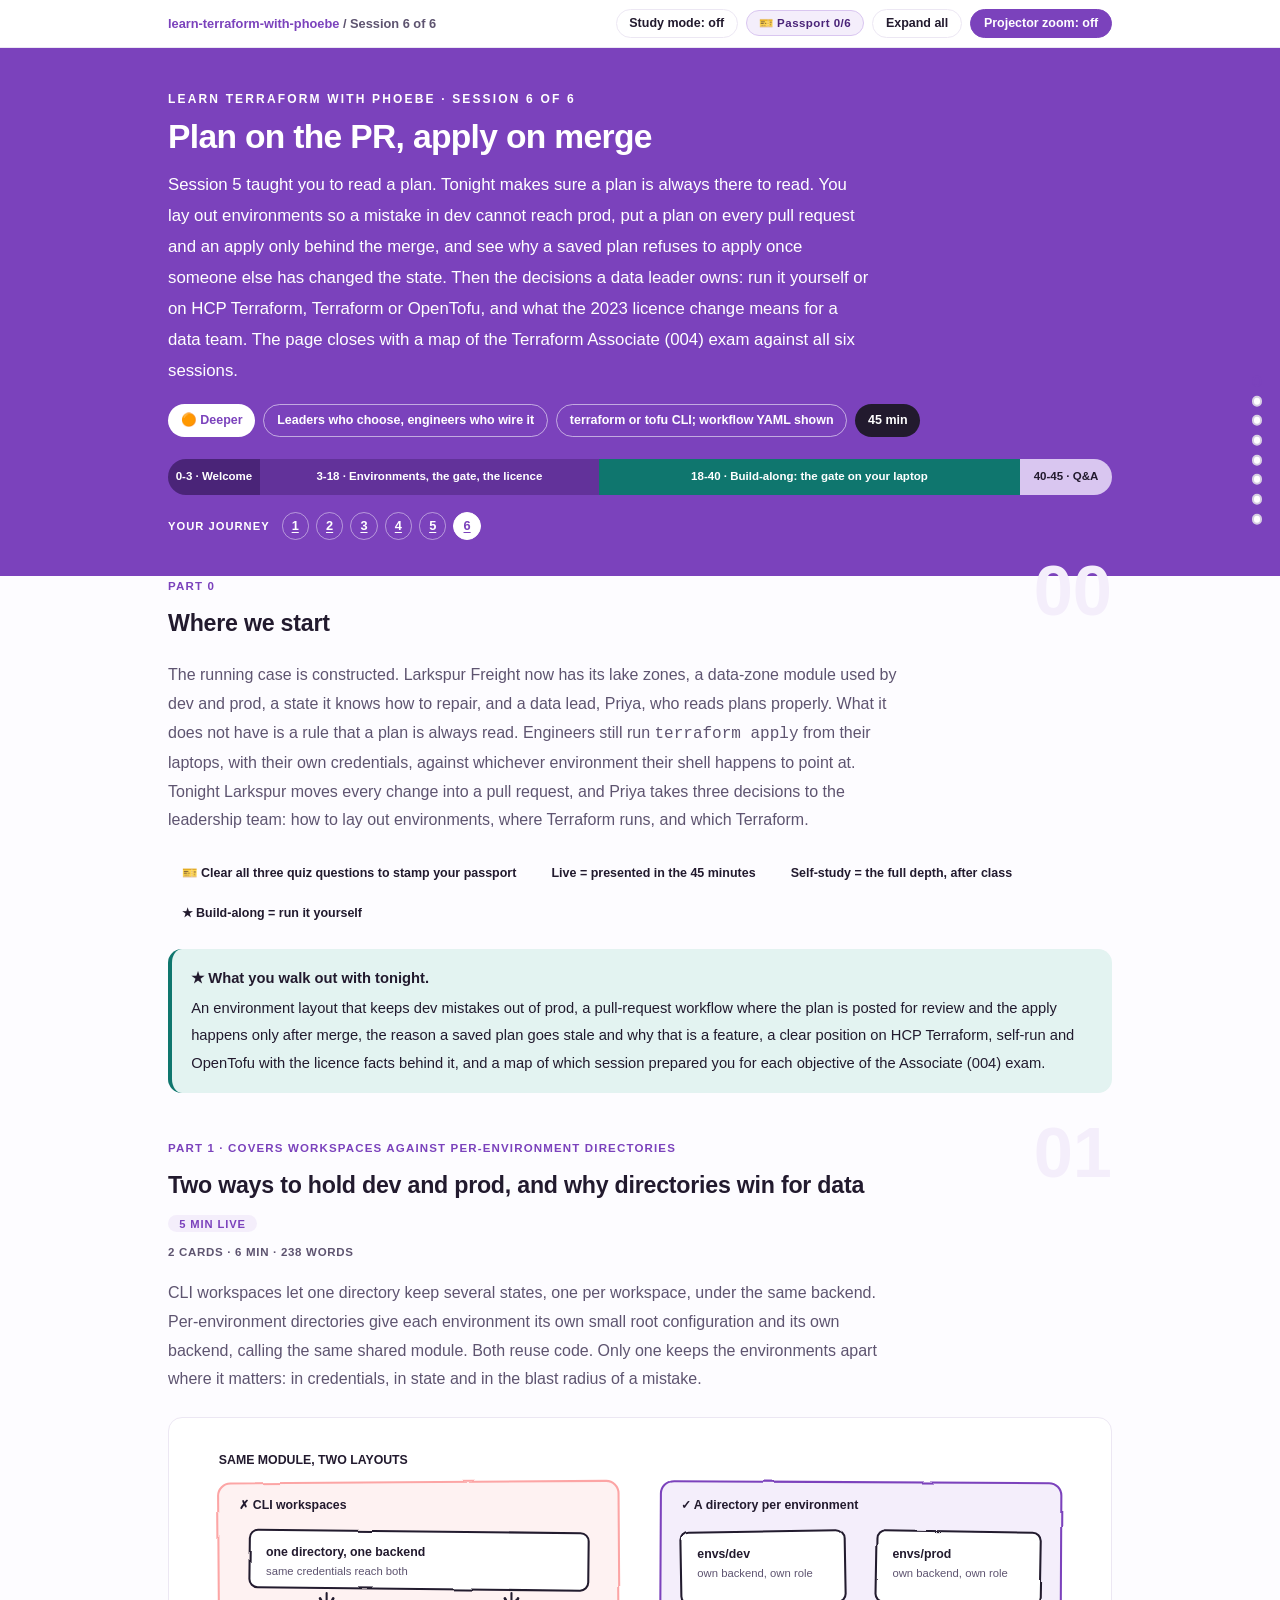
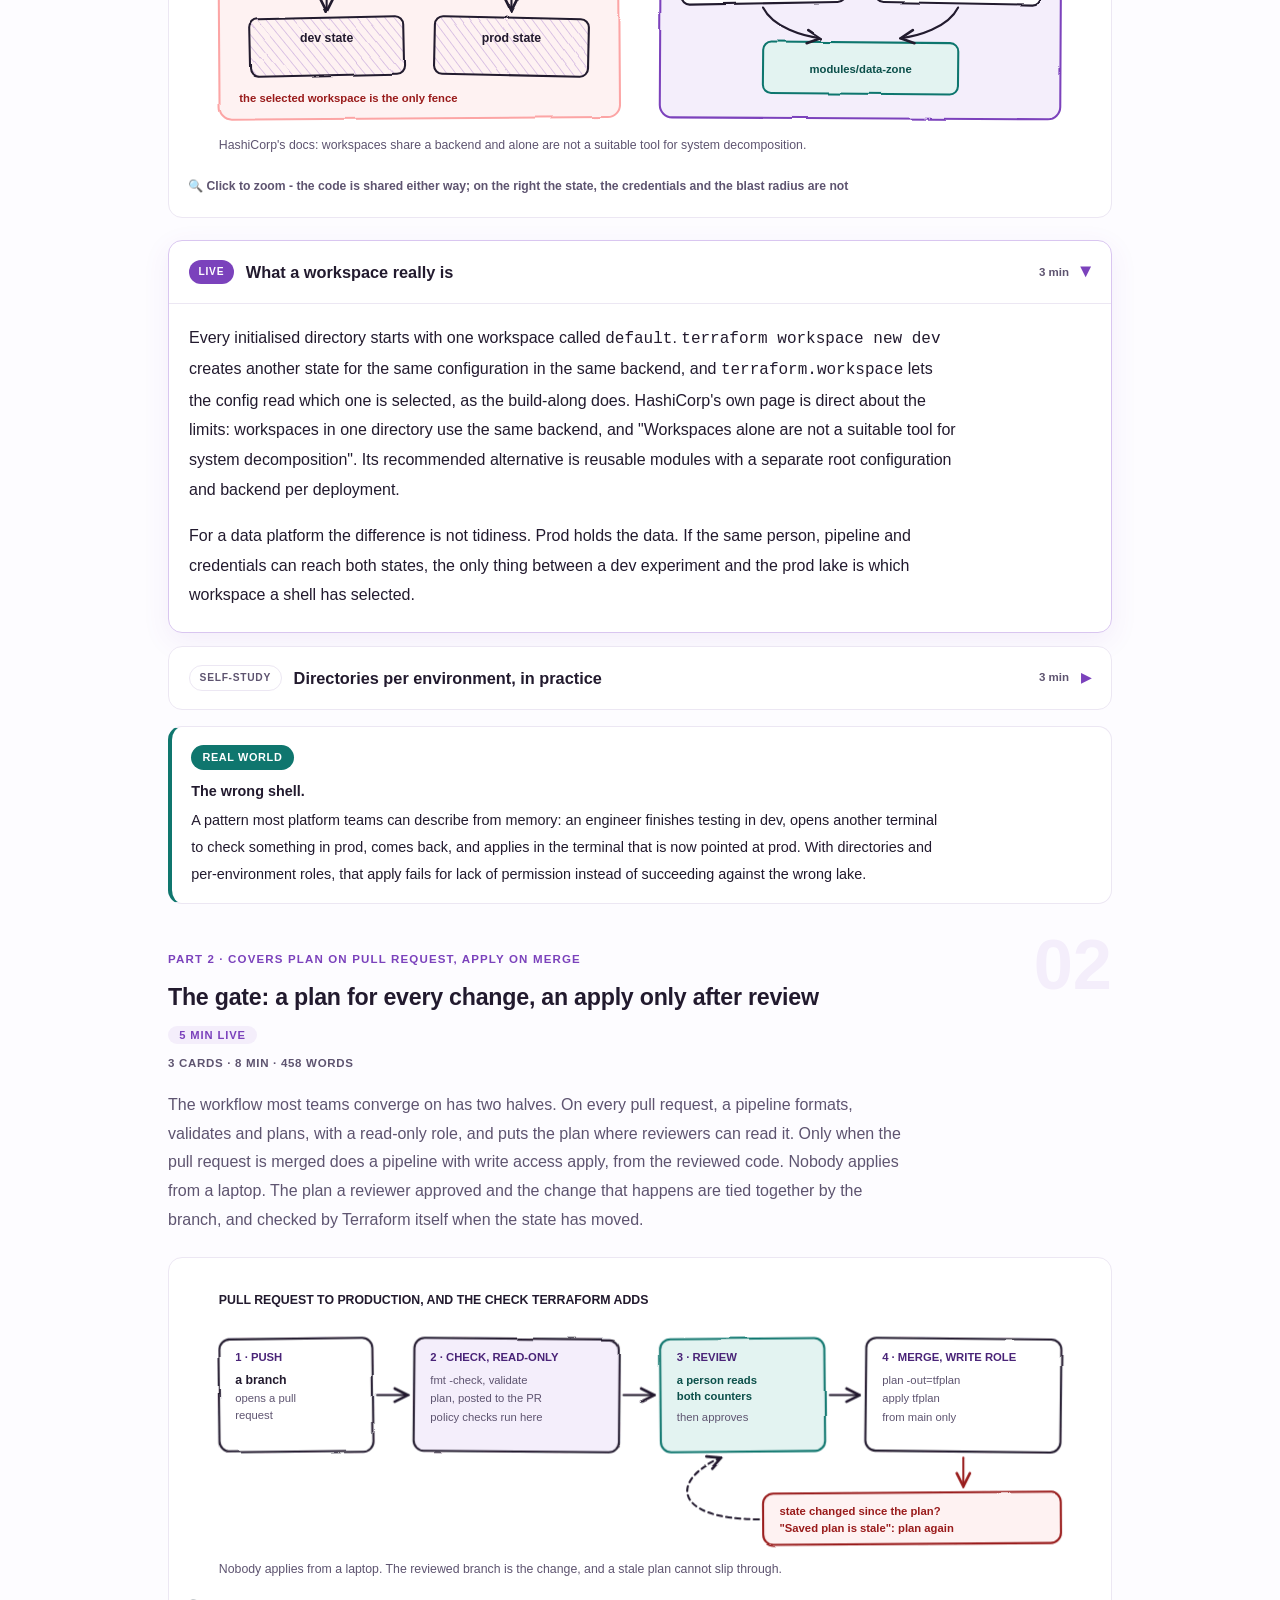
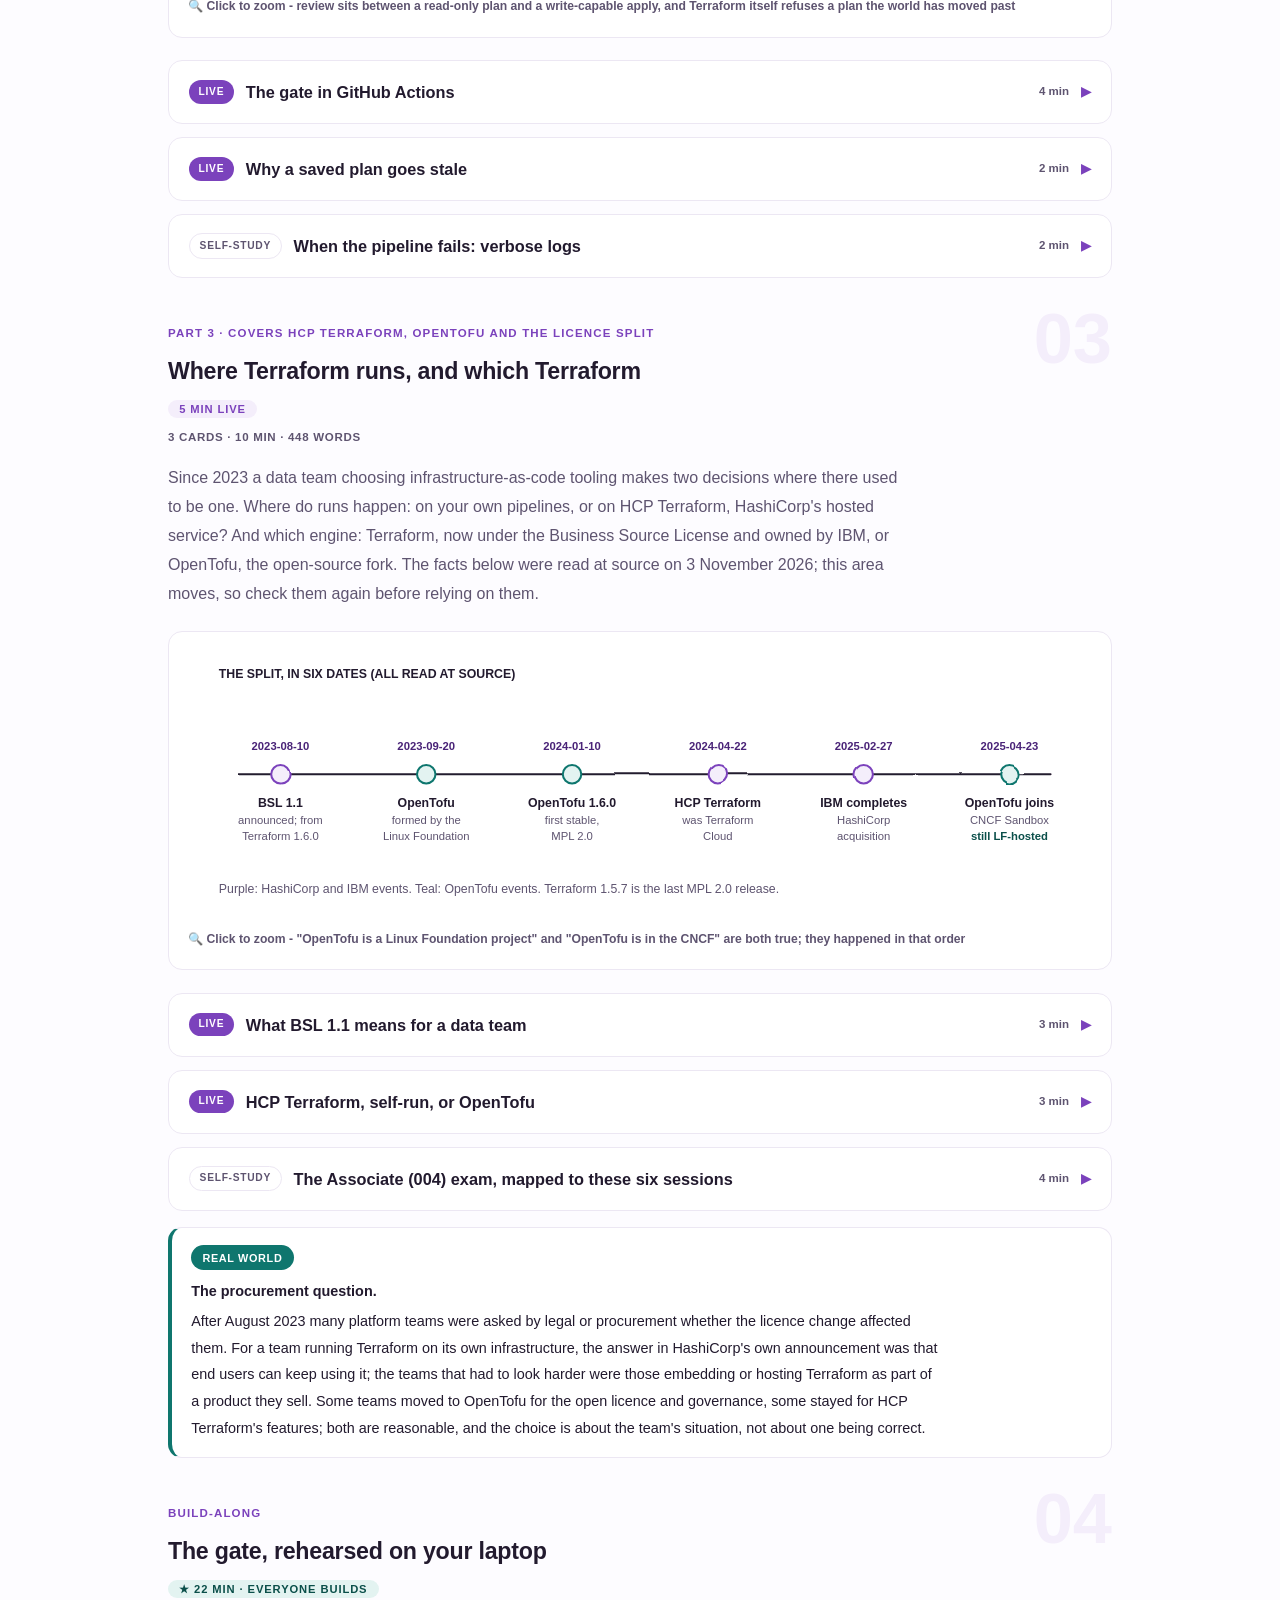
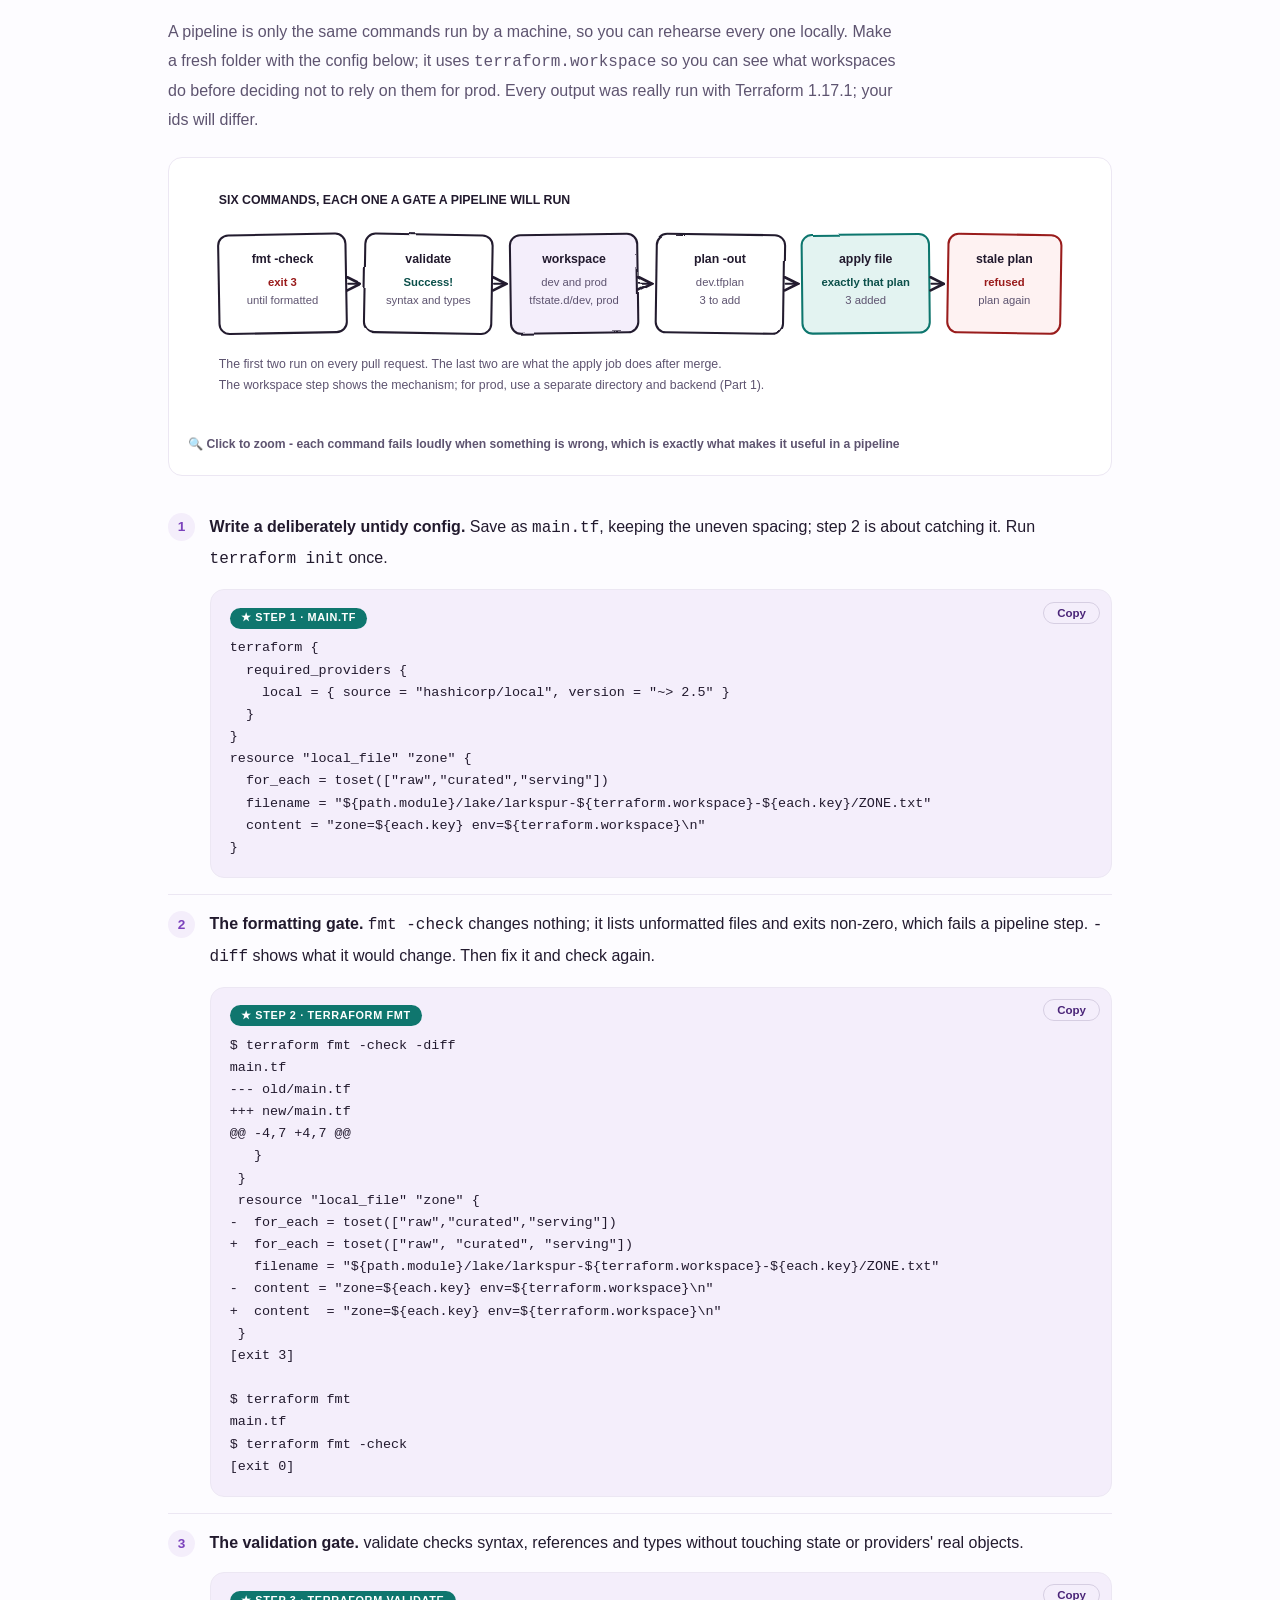
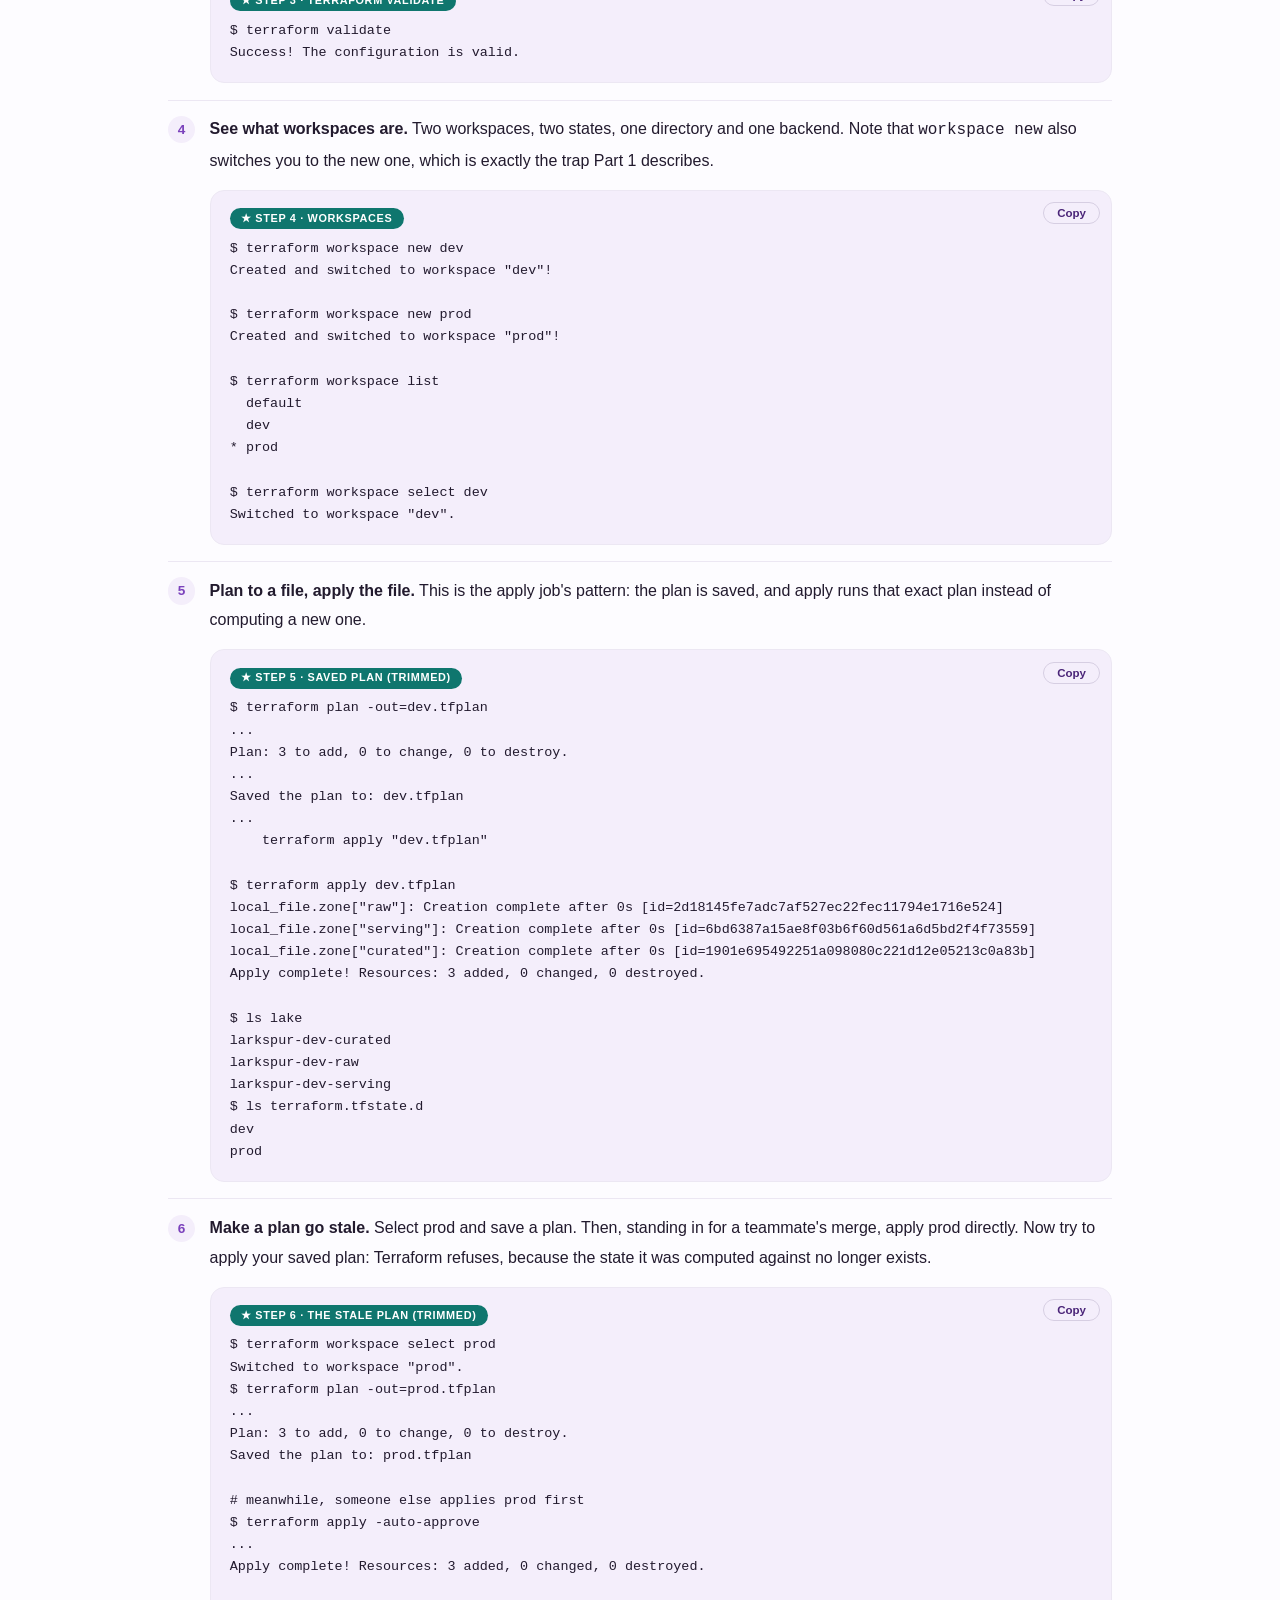
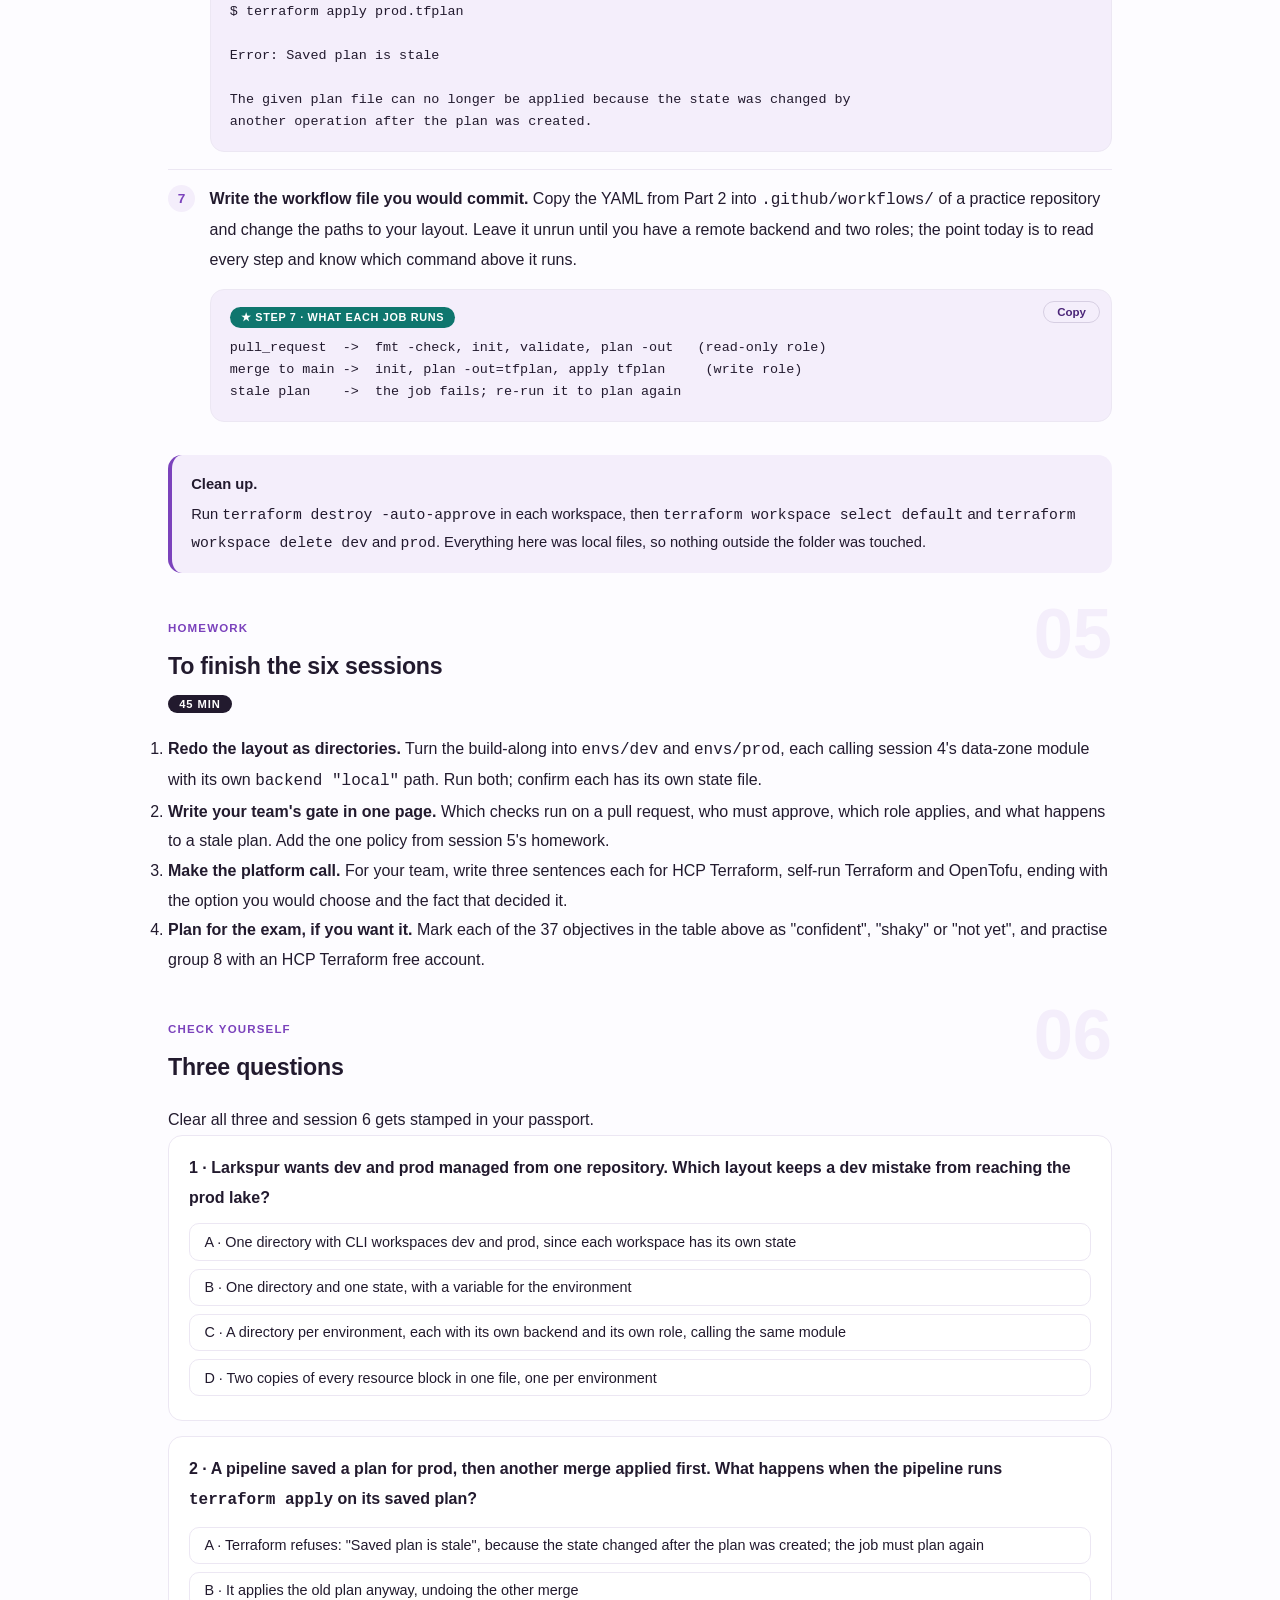
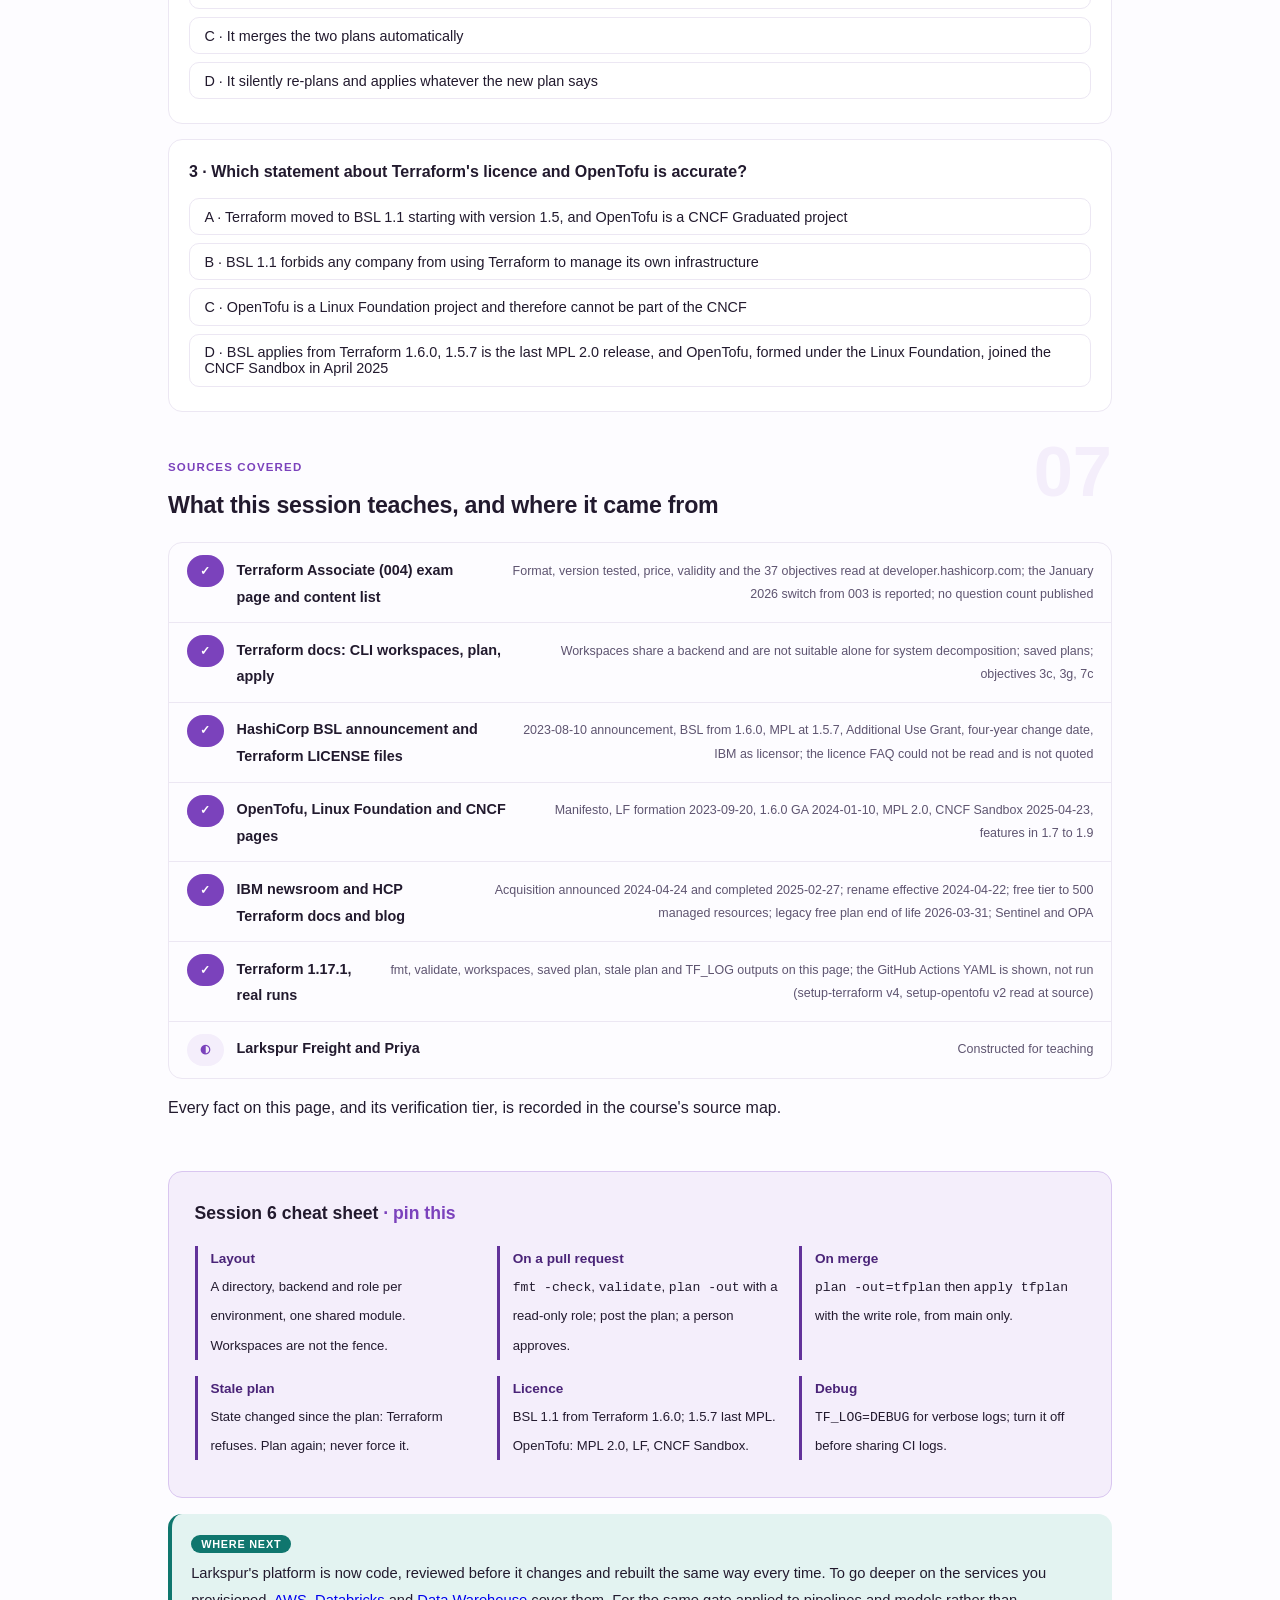
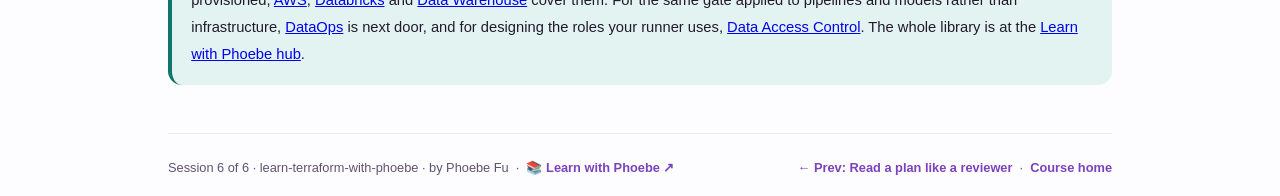
<file: courses/06-plan-on-pr-apply-on-merge.html>
<!DOCTYPE html>
<html lang="en">
<head>
<meta charset="UTF-8">
<meta name="viewport" content="width=device-width, initial-scale=1.0">
<!-- social:start -->
<meta name="description" content="Session 6 of 6. Ship Terraform changes safely: per-environment directories against workspaces, a plan on every pull request and an apply only on merge, saved plans that refuse to apply when stale, HCP Terraform against self-run against OpenTofu, the BSL and MPL licence split, and a map of the Terraform Associate (004) exam.">
<meta property="og:type" content="article">
<meta property="og:site_name" content="Learn with Phoebe">
<meta property="og:title" content="Plan on the PR, apply on merge - learn terraform with phoebe">
<meta property="og:description" content="Session 6 of 6. The gate that makes sure every plan is read, and the licence and tooling choices behind it.">
<meta property="og:url" content="https://phoebefu6.github.io/learn-terraform-with-phoebe/courses/06-plan-on-pr-apply-on-merge.html">
<meta property="og:image" content="https://phoebefu6.github.io/learn-terraform-with-phoebe/assets/og-cover.png">
<meta property="og:image:width" content="1200">
<meta property="og:image:height" content="630">
<meta name="twitter:card" content="summary_large_image">
<meta name="twitter:title" content="Plan on the PR, apply on merge - learn terraform with phoebe">
<meta name="twitter:description" content="Session 6 of 6. Directories, a pull-request gate, stale plans, HCP Terraform, OpenTofu and the licence split.">
<meta name="twitter:image" content="https://phoebefu6.github.io/learn-terraform-with-phoebe/assets/og-cover.png">
<!-- social:end -->
<title>Session 6 · Plan on the PR, apply on merge - learn terraform with phoebe</title>
<link rel="stylesheet" href="../assets/style.css?v=2">
</head>
<body>

<div class="toolbar">
  <div class="wrap">
    <span class="crumb"><a href="../index.html">learn-terraform-with-phoebe</a> / Session 6 of 6</span>
    <button class="btn" id="toggle-all" type="button">Expand all</button>
    <button class="btn primary" id="zoom-toggle" type="button">Projector zoom: off</button>
  </div>
</div>

<header class="masthead">
  <div class="wrap">
    <div class="eyebrow">Learn Terraform with Phoebe · Session 6 of 6</div>
    <h1>Plan on the PR, apply on <span class="accent">merge</span></h1>
    <p class="sub">Session 5 taught you to read a plan. Tonight makes sure a plan is always there to read. You lay out environments so a mistake in dev cannot reach prod, put a plan on every pull request and an apply only behind the merge, and see why a saved plan refuses to apply once someone else has changed the state. Then the decisions a data leader owns: run it yourself or on HCP Terraform, Terraform or OpenTofu, and what the 2023 licence change means for a data team. The page closes with a map of the Terraform Associate (004) exam against all six sessions.</p>
    <div class="chip-row">
      <span class="chip level">🟠 Deeper</span>
      <span class="chip audience">Leaders who choose, engineers who wire it</span>
      <span class="chip audience">terraform or tofu CLI; workflow YAML shown</span>
      <span class="chip time">45 min</span>
    </div>
    <div class="agenda">
      <span class="a1" style="flex:1">0-3 · Welcome</span>
      <span class="a2" style="flex:4">3-18 · Environments, the gate, the licence</span>
      <span class="a3" style="flex:5">18-40 · Build-along: the gate on your laptop</span>
      <span class="a4" style="flex:1">40-45 · Q&amp;A</span>
    </div>
  </div>
</header>

<main class="wrap">

  <section class="section" id="intro">
    <div class="section-kicker">
      <span class="klabel">Part 0</span>
      <h2>Where we start</h2>
    </div>
    <p class="lede">The running case is constructed. Larkspur Freight now has its lake zones, a data-zone module used by dev and prod, a state it knows how to repair, and a data lead, Priya, who reads plans properly. What it does not have is a rule that a plan is always read. Engineers still run <code>terraform apply</code> from their laptops, with their own credentials, against whichever environment their shell happens to point at. Tonight Larkspur moves every change into a pull request, and Priya takes three decisions to the leadership team: how to lay out environments, where Terraform runs, and which Terraform.</p>

    <div class="legend">
      <span class="pill">🎫 Clear all three quiz questions to stamp your passport</span>
      <span class="pill">Live = presented in the 45 minutes</span>
      <span class="pill">Self-study = the full depth, after class</span>
      <span class="pill">★ Build-along = run it yourself</span>
    </div>

    <div class="callout win">
      <p><strong>★ What you walk out with tonight.</strong> An environment layout that keeps dev mistakes out of prod, a pull-request workflow where the plan is posted for review and the apply happens only after merge, the reason a saved plan goes stale and why that is a feature, a clear position on HCP Terraform, self-run and OpenTofu with the licence facts behind it, and a map of which session prepared you for each objective of the Associate (004) exam.</p>
    </div>
  </section>

  <section class="section" id="part-1">
    <div class="section-kicker">
      <span class="klabel">Part 1 · covers workspaces against per-environment directories</span>
      <h2>Two ways to hold dev and prod, and why directories win for data</h2>
      <span class="tag concept">5 min live</span>
    </div>
    <p class="lede">CLI workspaces let one directory keep several states, one per workspace, under the same backend. Per-environment directories give each environment its own small root configuration and its own backend, calling the same shared module. Both reuse code. Only one keeps the environments apart where it matters: in credentials, in state and in the blast radius of a mistake.</p>

    <figure class="zoomable">
      <svg viewBox="0 0 880 320" xmlns="http://www.w3.org/2000/svg" role="img" aria-label="Two layouts. Left, CLI workspaces: one directory and one backend hold a dev state and a prod state side by side; which one a command touches depends on the selected workspace, and the same credentials reach both. Right, directories per environment: envs/dev and envs/prod each have their own root config, own backend and own credentials, and both call modules/data-zone. A mistake in dev cannot reach the prod state.">
        <defs>
          <filter id="w6aSk" x="-3%" y="-3%" width="106%" height="106%"><feTurbulence type="fractalNoise" baseFrequency="0.02" numOctaves="2" seed="63" result="n"/><feDisplacementMap in="SourceGraphic" in2="n" scale="2.4" xChannelSelector="R" yChannelSelector="G"/></filter>
          <pattern id="w6aHc" patternUnits="userSpaceOnUse" width="7" height="7" patternTransform="rotate(-38)"><line x1="0" y1="0" x2="0" y2="7" stroke="#7B42BC" stroke-width="1" opacity=".5"/></pattern>
          <marker id="w6aAr" viewBox="0 0 10 10" refX="9" refY="5" markerWidth="8" markerHeight="8" orient="auto"><path d="M1 1 L9 5 L1 9" fill="none" stroke="#221A2E" stroke-width="1.6" stroke-linecap="round"/></marker>
        </defs>
        <style>
          .w6aH { font: 800 12px Inter, sans-serif; fill: #221A2E; }
          .w6aL { font: 600 12px Inter, sans-serif; fill: #221A2E; }
          .w6aS { font: 400 11px Inter, sans-serif; fill: #5E5470; }
          .w6aB { font: 800 11px Inter, sans-serif; fill: #0B4F4A; }
          .w6aR { font: 800 11px Inter, sans-serif; fill: #991B1B; }
          .w6aN { font: 400 12px Inter, sans-serif; fill: #5E5470; }
        </style>

        <text class="w6aH" x="30" y="26">SAME MODULE, TWO LAYOUTS</text>

        <g filter="url(#w6aSk)" fill="none" stroke="#221A2E" stroke-width="2" stroke-linecap="round" stroke-linejoin="round">
          <rect x="30" y="44" width="390" height="230" rx="12" transform="rotate(-0.4 225 159)" fill="#FEF2F2" stroke="#FCA5A5"/>
          <rect x="60" y="92" width="330" height="56" rx="8" transform="rotate(0.6 225 120)" fill="#FFFFFF"/>
          <rect x="60" y="176" width="150" height="56" rx="8" transform="rotate(-1.2 135 204)" fill="url(#w6aHc)"/>
          <rect x="240" y="176" width="150" height="56" rx="8" transform="rotate(1.2 315 204)" fill="url(#w6aHc)"/>
          <path d="M135 152 L135 170" marker-end="url(#w6aAr)"/>
          <path d="M315 152 L315 170" marker-end="url(#w6aAr)"/>
          <rect x="460" y="44" width="390" height="230" rx="12" transform="rotate(0.3 655 159)" fill="#F4EEFB" stroke="#7B42BC"/>
          <rect x="480" y="92" width="160" height="70" rx="8" transform="rotate(-1 560 127)" fill="#FFFFFF"/>
          <rect x="670" y="92" width="160" height="70" rx="8" transform="rotate(1 750 127)" fill="#FFFFFF"/>
          <rect x="560" y="200" width="190" height="50" rx="8" transform="rotate(0.5 655 225)" fill="#E3F3F1" stroke="#0F766E"/>
          <path d="M560 166 C570 186 600 194 616 196" marker-end="url(#w6aAr)"/>
          <path d="M750 166 C740 186 710 194 694 196" marker-end="url(#w6aAr)"/>
        </g>

        <text class="w6aL" x="50" y="70">✗ CLI workspaces</text>
        <text class="w6aL" x="76" y="116">one directory, one backend</text>
        <text class="w6aS" x="76" y="134">same credentials reach both</text>
        <text class="w6aL" x="135" y="200" text-anchor="middle">dev state</text>
        <text class="w6aL" x="315" y="200" text-anchor="middle">prod state</text>
        <text class="w6aR" x="50" y="258">the selected workspace is the only fence</text>
        <text class="w6aL" x="480" y="70">✓ A directory per environment</text>
        <text class="w6aL" x="496" y="118">envs/dev</text>
        <text class="w6aS" x="496" y="136">own backend, own role</text>
        <text class="w6aL" x="686" y="118">envs/prod</text>
        <text class="w6aS" x="686" y="136">own backend, own role</text>
        <text class="w6aB" x="655" y="230" text-anchor="middle">modules/data-zone</text>

        <text class="w6aN" x="30" y="304">HashiCorp's docs: workspaces share a backend and alone are not a suitable tool for system decomposition.</text>
      </svg>
      <figcaption>🔍 Click to zoom - the code is shared either way; on the right the state, the credentials and the blast radius are not</figcaption>
    </figure>

    <details class="card" open>
      <summary><span class="mode live">Live</span>What a workspace really is<span class="mini">3 min</span><span class="caret">▶</span></summary>
      <div class="body">
        <p>Every initialised directory starts with one workspace called <code>default</code>. <code>terraform workspace new dev</code> creates another state for the same configuration in the same backend, and <code>terraform.workspace</code> lets the config read which one is selected, as the build-along does. HashiCorp's own page is direct about the limits: workspaces in one directory use the same backend, and "Workspaces alone are not a suitable tool for system decomposition". Its recommended alternative is reusable modules with a separate root configuration and backend per deployment.</p>
        <p>For a data platform the difference is not tidiness. Prod holds the data. If the same person, pipeline and credentials can reach both states, the only thing between a dev experiment and the prod lake is which workspace a shell has selected.</p>
      </div>
    </details>

    <details class="card">
      <summary><span class="mode self">Self-study</span>Directories per environment, in practice<span class="mini">3 min</span><span class="caret">▶</span></summary>
      <div class="body">
        <p>Larkspur's layout becomes <code>modules/data-zone/</code> (session 4), <code>envs/dev/</code> and <code>envs/prod/</code>. Each env folder holds a short <code>main.tf</code> calling the module with that environment's values, its own <code>backend</code> block pointing at its own state, and its own lock file. Pipelines for prod run with a role that can touch only prod. The duplication is a few lines per environment, and it is deliberate.</p>
        <p>Teams with many environments sometimes add a wrapper tool such as Terragrunt to generate those small root configs; that is beyond these pages. HCP Terraform also uses the word workspace, for its own unit of state and runs organised into projects (exam objective 8c); do not confuse it with <code>terraform workspace new</code> on the CLI.</p>
      </div>
    </details>

    <div class="callout example">
      <span class="ex-pill">Real world</span>
      <p><strong>The wrong shell.</strong> A pattern most platform teams can describe from memory: an engineer finishes testing in dev, opens another terminal to check something in prod, comes back, and applies in the terminal that is now pointed at prod. With directories and per-environment roles, that apply fails for lack of permission instead of succeeding against the wrong lake.</p>
    </div>
  </section>

  <section class="section" id="part-2">
    <div class="section-kicker">
      <span class="klabel">Part 2 · covers plan on pull request, apply on merge</span>
      <h2>The gate: a plan for every change, an apply only after review</h2>
      <span class="tag concept">5 min live</span>
    </div>
    <p class="lede">The workflow most teams converge on has two halves. On every pull request, a pipeline formats, validates and plans, with a read-only role, and puts the plan where reviewers can read it. Only when the pull request is merged does a pipeline with write access apply, from the reviewed code. Nobody applies from a laptop. The plan a reviewer approved and the change that happens are tied together by the branch, and checked by Terraform itself when the state has moved.</p>

    <figure class="zoomable">
      <svg viewBox="0 0 880 300" xmlns="http://www.w3.org/2000/svg" role="img" aria-label="A pull request flow. Push a branch: the pipeline runs fmt check, validate and plan with a read-only role, and posts the plan. Reviewers read it with session 5's checklist. Merge to main: the pipeline plans again with a write role and applies that saved plan. If the state changed between plan and apply, Terraform refuses the saved plan as stale, and the pipeline plans again.">
        <defs>
          <filter id="w6bSk" x="-3%" y="-3%" width="106%" height="106%"><feTurbulence type="fractalNoise" baseFrequency="0.02" numOctaves="2" seed="67" result="n"/><feDisplacementMap in="SourceGraphic" in2="n" scale="2.4" xChannelSelector="R" yChannelSelector="G"/></filter>
          <marker id="w6bAr" viewBox="0 0 10 10" refX="9" refY="5" markerWidth="8" markerHeight="8" orient="auto"><path d="M1 1 L9 5 L1 9" fill="none" stroke="#221A2E" stroke-width="1.6" stroke-linecap="round"/></marker>
          <marker id="w6bAx" viewBox="0 0 10 10" refX="9" refY="5" markerWidth="8" markerHeight="8" orient="auto"><path d="M1 1 L9 5 L1 9" fill="none" stroke="#991B1B" stroke-width="1.6" stroke-linecap="round"/></marker>
        </defs>
        <style>
          .w6bH { font: 800 12px Inter, sans-serif; fill: #221A2E; }
          .w6bL { font: 600 12px Inter, sans-serif; fill: #221A2E; }
          .w6bS { font: 400 11px Inter, sans-serif; fill: #5E5470; }
          .w6bB { font: 800 11px Inter, sans-serif; fill: #0B4F4A; }
          .w6bR { font: 800 11px Inter, sans-serif; fill: #991B1B; }
          .w6bA { font: 700 11px Inter, sans-serif; fill: #4A2478; }
          .w6bN { font: 400 12px Inter, sans-serif; fill: #5E5470; }
        </style>

        <text class="w6bH" x="30" y="26">PULL REQUEST TO PRODUCTION, AND THE CHECK TERRAFORM ADDS</text>

        <g filter="url(#w6bSk)" fill="none" stroke="#221A2E" stroke-width="2" stroke-linecap="round" stroke-linejoin="round">
          <rect x="30" y="60" width="150" height="110" rx="10" transform="rotate(-0.7 105 115)" fill="#FFFFFF"/>
          <rect x="220" y="60" width="200" height="110" rx="10" transform="rotate(0.5 320 115)" fill="#F4EEFB"/>
          <rect x="460" y="60" width="160" height="110" rx="10" transform="rotate(-0.5 540 115)" fill="#E3F3F1" stroke="#0F766E"/>
          <rect x="660" y="60" width="190" height="110" rx="10" transform="rotate(0.6 755 115)" fill="#FFFFFF"/>
          <path d="M184 115 L214 115" marker-end="url(#w6bAr)"/>
          <path d="M424 115 L454 115" marker-end="url(#w6bAr)"/>
          <path d="M624 115 L654 115" marker-end="url(#w6bAr)"/>
          <rect x="560" y="210" width="290" height="50" rx="10" transform="rotate(-0.4 705 235)" fill="#FEF2F2" stroke="#991B1B"/>
          <path d="M755 176 L755 204" stroke="#991B1B" marker-end="url(#w6bAx)"/>
          <path d="M556 236 C470 236 470 196 520 176" stroke-dasharray="5 4" marker-end="url(#w6bAr)"/>
        </g>

        <text class="w6bA" x="46" y="82">1 · PUSH</text>
        <text class="w6bL" x="46" y="104">a branch</text>
        <text class="w6bS" x="46" y="122">opens a pull</text>
        <text class="w6bS" x="46" y="138">request</text>
        <text class="w6bA" x="236" y="82">2 · CHECK, READ-ONLY</text>
        <text class="w6bS" x="236" y="104">fmt -check, validate</text>
        <text class="w6bS" x="236" y="122">plan, posted to the PR</text>
        <text class="w6bS" x="236" y="140">policy checks run here</text>
        <text class="w6bA" x="476" y="82">3 · REVIEW</text>
        <text class="w6bB" x="476" y="104">a person reads</text>
        <text class="w6bB" x="476" y="120">both counters</text>
        <text class="w6bS" x="476" y="140">then approves</text>
        <text class="w6bA" x="676" y="82">4 · MERGE, WRITE ROLE</text>
        <text class="w6bS" x="676" y="104">plan -out=tfplan</text>
        <text class="w6bS" x="676" y="122">apply tfplan</text>
        <text class="w6bS" x="676" y="140">from main only</text>
        <text class="w6bR" x="576" y="232">state changed since the plan?</text>
        <text class="w6bR" x="576" y="248">"Saved plan is stale": plan again</text>

        <text class="w6bN" x="30" y="288">Nobody applies from a laptop. The reviewed branch is the change, and a stale plan cannot slip through.</text>
      </svg>
      <figcaption>🔍 Click to zoom - review sits between a read-only plan and a write-capable apply, and Terraform itself refuses a plan the world has moved past</figcaption>
    </figure>

    <details class="card">
      <summary><span class="mode live">Live</span>The gate in GitHub Actions<span class="mini">4 min</span><span class="caret">▶</span></summary>
      <div class="body">
        <p>HashiCorp publishes an action, <code>hashicorp/setup-terraform</code> (v4 is the current major), that installs the CLI in a GitHub Actions job; OpenTofu's equivalent is <code>opentofu/setup-opentofu</code> (v2). A minimal two-job workflow for one environment directory looks like this. It is shown, not run: it needs a repository, a remote backend and a cloud role, none of which these pages use.</p>
        <div class="prompt-box good"><span class="label">★ .github/workflows/terraform-prod.yml · shown, not run</span>name: terraform-prod
on:
  pull_request:
    paths: ["envs/prod/**", "modules/**"]
  push:
    branches: [main]
    paths: ["envs/prod/**", "modules/**"]

jobs:
  plan:
    if: github.event_name == 'pull_request'
    runs-on: ubuntu-latest
    defaults: { run: { working-directory: envs/prod } }
    steps:
      - uses: actions/checkout@v4
      - uses: hashicorp/setup-terraform@v4
      - run: terraform fmt -check -recursive
      - run: terraform init -input=false
      - run: terraform validate
      - run: terraform plan -input=false -out=tfplan
      # credentials here: a READ-ONLY role for prod

  apply:
    if: github.event_name == 'push'
    runs-on: ubuntu-latest
    defaults: { run: { working-directory: envs/prod } }
    steps:
      - uses: actions/checkout@v4
      - uses: hashicorp/setup-terraform@v4
      - run: terraform init -input=false
      - run: terraform plan -input=false -out=tfplan
      - run: terraform apply -input=false tfplan
      # credentials here: the WRITE role for prod, main branch only</div>
        <p>The apply job plans again from the merged code and applies that exact saved plan. Two details carry the safety: the roles differ between the jobs, and <code>apply tfplan</code> applies a file, so it cannot quietly pick up a different change than the plan it just printed. Pinning action versions you have checked, and posting the plan text as a pull-request comment, are the usual next steps.</p>
      </div>
    </details>

    <details class="card">
      <summary><span class="mode live">Live</span>Why a saved plan goes stale<span class="mini">2 min</span><span class="caret">▶</span></summary>
      <div class="body">
        <p>A saved plan records the state it was computed against. If anything writes that state before the plan is applied, another merge or a teammate's apply, Terraform refuses to apply the old plan. The build-along produces this for real. It is the property that makes "plan, review, apply the reviewed plan" safe to run with more than one person merging.</p>
        <div class="prompt-box good"><span class="label">★ Real run · a stale saved plan</span>$ terraform apply prod.tfplan

Error: Saved plan is stale

The given plan file can no longer be applied because the state was changed by
another operation after the plan was created.</div>
      </div>
    </details>

    <details class="card">
      <summary><span class="mode self">Self-study</span>When the pipeline fails: verbose logs<span class="mini">2 min</span><span class="caret">▶</span></summary>
      <div class="body">
        <p>The Associate exam's objective 7c asks when and how to use verbose logging. Setting the <code>TF_LOG</code> environment variable to a level such as <code>DEBUG</code> makes Terraform write timestamped internal logs to standard error. On the build-along folder, a plain <code>terraform validate</code> printed 2 lines; with <code>TF_LOG=DEBUG</code> it printed 50, starting like this:</p>
        <div class="prompt-box good"><span class="label">★ Real run · TF_LOG=DEBUG (first 3 lines)</span>$ TF_LOG=DEBUG terraform validate 2&gt;&amp;1 | head -3
2026-11-03T12:35:48.449+0800 [INFO]  Terraform version: 1.17.1
2026-11-03T12:35:48.449+0800 [DEBUG] using github.com/hashicorp/go-tfe v1.112.0
2026-11-03T12:35:48.449+0800 [DEBUG] using github.com/hashicorp/hcl/v2 v2.24.0</div>
        <p>Use it to diagnose a provider or backend error, then turn it off: debug logs are long, and they can include details of your configuration that do not belong in a shared CI log.</p>
      </div>
    </details>
  </section>

  <section class="section" id="part-3">
    <div class="section-kicker">
      <span class="klabel">Part 3 · covers HCP Terraform, OpenTofu and the licence split</span>
      <h2>Where Terraform runs, and which Terraform</h2>
      <span class="tag concept">5 min live</span>
    </div>
    <p class="lede">Since 2023 a data team choosing infrastructure-as-code tooling makes two decisions where there used to be one. Where do runs happen: on your own pipelines, or on HCP Terraform, HashiCorp's hosted service? And which engine: Terraform, now under the Business Source License and owned by IBM, or OpenTofu, the open-source fork. The facts below were read at source on 3 November 2026; this area moves, so check them again before relying on them.</p>

    <figure class="zoomable">
      <svg viewBox="0 0 880 260" xmlns="http://www.w3.org/2000/svg" role="img" aria-label="A timeline of six dated events. 10 August 2023: HashiCorp announces the move from MPL 2.0 to BSL 1.1. 20 September 2023: the Linux Foundation forms OpenTofu. 10 January 2024: OpenTofu 1.6.0, the first stable release. 22 April 2024: Terraform Cloud becomes HCP Terraform. 27 February 2025: IBM completes its acquisition of HashiCorp. 23 April 2025: OpenTofu accepted as a CNCF Sandbox project.">
        <defs>
          <filter id="w6cSk" x="-3%" y="-3%" width="106%" height="106%"><feTurbulence type="fractalNoise" baseFrequency="0.02" numOctaves="2" seed="71" result="n"/><feDisplacementMap in="SourceGraphic" in2="n" scale="2.4" xChannelSelector="R" yChannelSelector="G"/></filter>
        </defs>
        <style>
          .w6cH { font: 800 12px Inter, sans-serif; fill: #221A2E; }
          .w6cL { font: 600 12px Inter, sans-serif; fill: #221A2E; }
          .w6cS { font: 400 11px Inter, sans-serif; fill: #5E5470; }
          .w6cA { font: 700 11px Inter, sans-serif; fill: #4A2478; }
          .w6cB { font: 800 11px Inter, sans-serif; fill: #0B4F4A; }
          .w6cN { font: 400 12px Inter, sans-serif; fill: #5E5470; }
        </style>

        <text class="w6cH" x="30" y="26">THE SPLIT, IN SIX DATES (ALL READ AT SOURCE)</text>

        <g filter="url(#w6cSk)" fill="none" stroke="#221A2E" stroke-width="2" stroke-linecap="round" stroke-linejoin="round">
          <path d="M50 120 L840 120"/>
          <circle cx="90" cy="120" r="9" fill="#F4EEFB" stroke="#7B42BC"/>
          <circle cx="232" cy="120" r="9" fill="#E3F3F1" stroke="#0F766E"/>
          <circle cx="374" cy="120" r="9" fill="#E3F3F1" stroke="#0F766E"/>
          <circle cx="516" cy="120" r="9" fill="#F4EEFB" stroke="#7B42BC"/>
          <circle cx="658" cy="120" r="9" fill="#F4EEFB" stroke="#7B42BC"/>
          <circle cx="800" cy="120" r="9" fill="#E3F3F1" stroke="#0F766E"/>
        </g>

        <text class="w6cA" x="90" y="96" text-anchor="middle">2023-08-10</text>
        <text class="w6cL" x="90" y="152" text-anchor="middle">BSL 1.1</text>
        <text class="w6cS" x="90" y="168" text-anchor="middle">announced; from</text>
        <text class="w6cS" x="90" y="184" text-anchor="middle">Terraform 1.6.0</text>
        <text class="w6cA" x="232" y="96" text-anchor="middle">2023-09-20</text>
        <text class="w6cL" x="232" y="152" text-anchor="middle">OpenTofu</text>
        <text class="w6cS" x="232" y="168" text-anchor="middle">formed by the</text>
        <text class="w6cS" x="232" y="184" text-anchor="middle">Linux Foundation</text>
        <text class="w6cA" x="374" y="96" text-anchor="middle">2024-01-10</text>
        <text class="w6cL" x="374" y="152" text-anchor="middle">OpenTofu 1.6.0</text>
        <text class="w6cS" x="374" y="168" text-anchor="middle">first stable,</text>
        <text class="w6cS" x="374" y="184" text-anchor="middle">MPL 2.0</text>
        <text class="w6cA" x="516" y="96" text-anchor="middle">2024-04-22</text>
        <text class="w6cL" x="516" y="152" text-anchor="middle">HCP Terraform</text>
        <text class="w6cS" x="516" y="168" text-anchor="middle">was Terraform</text>
        <text class="w6cS" x="516" y="184" text-anchor="middle">Cloud</text>
        <text class="w6cA" x="658" y="96" text-anchor="middle">2025-02-27</text>
        <text class="w6cL" x="658" y="152" text-anchor="middle">IBM completes</text>
        <text class="w6cS" x="658" y="168" text-anchor="middle">HashiCorp</text>
        <text class="w6cS" x="658" y="184" text-anchor="middle">acquisition</text>
        <text class="w6cA" x="800" y="96" text-anchor="middle">2025-04-23</text>
        <text class="w6cL" x="800" y="152" text-anchor="middle">OpenTofu joins</text>
        <text class="w6cS" x="800" y="168" text-anchor="middle">CNCF Sandbox</text>
        <text class="w6cB" x="800" y="184" text-anchor="middle">still LF-hosted</text>

        <text class="w6cN" x="30" y="236">Purple: HashiCorp and IBM events. Teal: OpenTofu events. Terraform 1.5.7 is the last MPL 2.0 release.</text>
      </svg>
      <figcaption>🔍 Click to zoom - "OpenTofu is a Linux Foundation project" and "OpenTofu is in the CNCF" are both true; they happened in that order</figcaption>
    </figure>

    <details class="card">
      <summary><span class="mode live">Live</span>What BSL 1.1 means for a data team<span class="mini">3 min</span><span class="caret">▶</span></summary>
      <div class="body">
        <p>On 10 August 2023 HashiCorp announced it was moving future releases from the Mozilla Public License v2.0 to the Business Source License 1.1. Terraform's LICENSE file names the boundary: version 1.6.0 and later. Version 1.5.7 is the last release under MPL 2.0. The licensor named in that file is now IBM.</p>
        <p>For a data team using Terraform to manage its own platform, HashiCorp's announcement says end users can continue to copy, modify and redistribute the code. The restriction sits in the licence's Additional Use Grant: you may not offer the licensed work to third parties on a hosted or embedded basis to compete with IBM's paid versions. Each version converts to MPL 2.0 four years after it is published. Where the line falls for a consultancy or a platform vendor is a question for a lawyer, not a course page; HashiCorp's licence FAQ could not be read at source for this page, so it is not quoted here.</p>
      </div>
    </details>

    <details class="card">
      <summary><span class="mode live">Live</span>HCP Terraform, self-run, or OpenTofu<span class="mini">3 min</span><span class="caret">▶</span></summary>
      <div class="body">
        <table class="clean">
          <tr><th>Option</th><th>What you get</th><th>What to check</th></tr>
          <tr><td><strong>HCP Terraform</strong></td><td>Hosted runs, state, team permissions, policy checks with Sentinel or OPA, workspaces and projects</td><td>Billing is per managed resource; the free tier introduced in 2023 covers up to 500 managed resources, and the legacy free plan ended on 31 March 2026. Current paid prices were not verified here: read the pricing page yourself</td></tr>
          <tr><td><strong>Self-run Terraform</strong></td><td>Your own pipelines (Part 2), your own backend and locking (session 3), BSL 1.1 licence</td><td>You own the state bucket, the roles, the policy tooling and the upgrades</td></tr>
          <tr><td><strong>OpenTofu</strong></td><td>MPL 2.0, Linux Foundation and CNCF Sandbox; a drop-in replacement at 1.6.0; since then its own features such as state encryption (1.7), variables in module sources and backend config (1.8), provider for_each and <code>-exclude</code> (1.9)</td><td>Newer Terraform features may not exist in OpenTofu and the reverse; test your modules on the engine you choose, and do not mix the two on one state</td></tr>
        </table>
      </div>
    </details>

    <details class="card">
      <summary><span class="mode self">Self-study</span>The Associate (004) exam, mapped to these six sessions<span class="mini">4 min</span><span class="caret">▶</span></summary>
      <div class="body">
        <p>HashiCorp's current exam is Terraform Associate (004): one hour, multiple choice, online proctored, testing Terraform 1.12, $70.50 USD plus local taxes, valid for two years. It replaced 003 in January 2026 (reported; the dates are no longer on the live page). The official page does not give a question count, so none is given here. Its 37 objectives fall into eight groups:</p>
        <table class="clean">
          <tr><th>Group</th><th>Objectives</th><th>Sessions</th></tr>
          <tr><td>1 Infrastructure as Code</td><td>1a-1c</td><td>1, 4</td></tr>
          <tr><td>2 Terraform fundamentals</td><td>2a-2d</td><td>1, 3, 4 (provider aliases not taught)</td></tr>
          <tr><td>3 Core workflow</td><td>3a-3g</td><td>1, 2, 5, 6</td></tr>
          <tr><td>4 Configuration</td><td>4a-4h</td><td>2, 3, 5 (Vault named only)</td></tr>
          <tr><td>5 Modules</td><td>5a-5d</td><td>4</td></tr>
          <tr><td>6 State management</td><td>6a-6d</td><td>3</td></tr>
          <tr><td>7 Maintain infrastructure</td><td>7a-7c</td><td>3, 6</td></tr>
          <tr><td>8 HCP Terraform</td><td>8a-8d</td><td>5, 6, as concepts only: no account is used</td></tr>
        </table>
        <p>Group 8 is the honest gap: it asks you to use HCP Terraform, which needs an account. HashiCorp's free tier and its tutorials are the place to practise it before the exam.</p>
      </div>
    </details>

    <div class="callout example">
      <span class="ex-pill">Real world</span>
      <p><strong>The procurement question.</strong> After August 2023 many platform teams were asked by legal or procurement whether the licence change affected them. For a team running Terraform on its own infrastructure, the answer in HashiCorp's own announcement was that end users can keep using it; the teams that had to look harder were those embedding or hosting Terraform as part of a product they sell. Some teams moved to OpenTofu for the open licence and governance, some stayed for HCP Terraform's features; both are reasonable, and the choice is about the team's situation, not about one being correct.</p>
    </div>
  </section>

  <section class="section" id="demo-1">
    <div class="section-kicker">
      <span class="klabel">Build-along</span>
      <h2>The gate, rehearsed on your laptop</h2>
      <span class="tag demo">★ 22 min · everyone builds</span>
    </div>
    <p class="lede">A pipeline is only the same commands run by a machine, so you can rehearse every one locally. Make a fresh folder with the config below; it uses <code>terraform.workspace</code> so you can see what workspaces do before deciding not to rely on them for prod. Every output was really run with Terraform 1.17.1; your ids will differ.</p>

    <figure class="zoomable">
      <svg viewBox="0 0 880 240" xmlns="http://www.w3.org/2000/svg" role="img" aria-label="The build-along as a row of gates: fmt check exits 3 until formatted, validate succeeds, workspace dev and prod get separate state files under terraform.tfstate.d, plan -out saves dev.tfplan, apply dev.tfplan applies exactly that file, and a prod plan applied after someone else changed prod is refused as stale.">
        <defs>
          <filter id="w6dSk" x="-3%" y="-3%" width="106%" height="106%"><feTurbulence type="fractalNoise" baseFrequency="0.02" numOctaves="2" seed="73" result="n"/><feDisplacementMap in="SourceGraphic" in2="n" scale="2.4" xChannelSelector="R" yChannelSelector="G"/></filter>
          <marker id="w6dAr" viewBox="0 0 10 10" refX="9" refY="5" markerWidth="8" markerHeight="8" orient="auto"><path d="M1 1 L9 5 L1 9" fill="none" stroke="#221A2E" stroke-width="1.6" stroke-linecap="round"/></marker>
        </defs>
        <style>
          .w6dH { font: 800 12px Inter, sans-serif; fill: #221A2E; }
          .w6dL { font: 600 12px Inter, sans-serif; fill: #221A2E; }
          .w6dS { font: 400 11px Inter, sans-serif; fill: #5E5470; }
          .w6dB { font: 800 11px Inter, sans-serif; fill: #0B4F4A; }
          .w6dR { font: 800 11px Inter, sans-serif; fill: #991B1B; }
          .w6dN { font: 400 12px Inter, sans-serif; fill: #5E5470; }
        </style>

        <text class="w6dH" x="30" y="26">SIX COMMANDS, EACH ONE A GATE A PIPELINE WILL RUN</text>

        <g filter="url(#w6dSk)" fill="none" stroke="#221A2E" stroke-width="2" stroke-linecap="round" stroke-linejoin="round">
          <rect x="30" y="56" width="124" height="96" rx="10" transform="rotate(-1 92 104)" fill="#FFFFFF"/>
          <rect x="172" y="56" width="124" height="96" rx="10" transform="rotate(1 234 104)" fill="#FFFFFF"/>
          <rect x="314" y="56" width="124" height="96" rx="10" transform="rotate(-0.8 376 104)" fill="#F4EEFB"/>
          <rect x="456" y="56" width="124" height="96" rx="10" transform="rotate(0.8 518 104)" fill="#FFFFFF"/>
          <rect x="598" y="56" width="124" height="96" rx="10" transform="rotate(-0.6 660 104)" fill="#E3F3F1" stroke="#0F766E"/>
          <rect x="740" y="56" width="110" height="96" rx="10" transform="rotate(0.9 795 104)" fill="#FEF2F2" stroke="#991B1B"/>
          <path d="M156 104 L168 104" marker-end="url(#w6dAr)"/>
          <path d="M298 104 L310 104" marker-end="url(#w6dAr)"/>
          <path d="M440 104 L452 104" marker-end="url(#w6dAr)"/>
          <path d="M582 104 L594 104" marker-end="url(#w6dAr)"/>
          <path d="M724 104 L736 104" marker-end="url(#w6dAr)"/>
        </g>

        <text class="w6dL" x="92" y="84" text-anchor="middle">fmt -check</text>
        <text class="w6dR" x="92" y="106" text-anchor="middle">exit 3</text>
        <text class="w6dS" x="92" y="124" text-anchor="middle">until formatted</text>
        <text class="w6dL" x="234" y="84" text-anchor="middle">validate</text>
        <text class="w6dB" x="234" y="106" text-anchor="middle">Success!</text>
        <text class="w6dS" x="234" y="124" text-anchor="middle">syntax and types</text>
        <text class="w6dL" x="376" y="84" text-anchor="middle">workspace</text>
        <text class="w6dS" x="376" y="106" text-anchor="middle">dev and prod</text>
        <text class="w6dS" x="376" y="124" text-anchor="middle">tfstate.d/dev, prod</text>
        <text class="w6dL" x="518" y="84" text-anchor="middle">plan -out</text>
        <text class="w6dS" x="518" y="106" text-anchor="middle">dev.tfplan</text>
        <text class="w6dS" x="518" y="124" text-anchor="middle">3 to add</text>
        <text class="w6dL" x="660" y="84" text-anchor="middle">apply file</text>
        <text class="w6dB" x="660" y="106" text-anchor="middle">exactly that plan</text>
        <text class="w6dS" x="660" y="124" text-anchor="middle">3 added</text>
        <text class="w6dL" x="795" y="84" text-anchor="middle">stale plan</text>
        <text class="w6dR" x="795" y="106" text-anchor="middle">refused</text>
        <text class="w6dS" x="795" y="124" text-anchor="middle">plan again</text>

        <text class="w6dN" x="30" y="186">The first two run on every pull request. The last two are what the apply job does after merge.</text>
        <text class="w6dN" x="30" y="206">The workspace step shows the mechanism; for prod, use a separate directory and backend (Part 1).</text>
      </svg>
      <figcaption>🔍 Click to zoom - each command fails loudly when something is wrong, which is exactly what makes it useful in a pipeline</figcaption>
    </figure>

    <div class="steps">
      <div class="step">
        <p><strong>Write a deliberately untidy config.</strong> Save as <code>main.tf</code>, keeping the uneven spacing; step 2 is about catching it. Run <code>terraform init</code> once.</p>
        <div class="prompt-box good"><span class="label">★ Step 1 · main.tf</span>terraform {
  required_providers {
    local = { source = "hashicorp/local", version = "~&gt; 2.5" }
  }
}
resource "local_file" "zone" {
  for_each = toset(["raw","curated","serving"])
  filename = "${path.module}/lake/larkspur-${terraform.workspace}-${each.key}/ZONE.txt"
  content = "zone=${each.key} env=${terraform.workspace}\n"
}</div>
      </div>
      <div class="step">
        <p><strong>The formatting gate.</strong> <code>fmt -check</code> changes nothing; it lists unformatted files and exits non-zero, which fails a pipeline step. <code>-diff</code> shows what it would change. Then fix it and check again.</p>
        <div class="prompt-box good"><span class="label">★ Step 2 · terraform fmt</span>$ terraform fmt -check -diff
main.tf
--- old/main.tf
+++ new/main.tf
@@ -4,7 +4,7 @@
   }
 }
 resource "local_file" "zone" {
-  for_each = toset(["raw","curated","serving"])
+  for_each = toset(["raw", "curated", "serving"])
   filename = "${path.module}/lake/larkspur-${terraform.workspace}-${each.key}/ZONE.txt"
-  content = "zone=${each.key} env=${terraform.workspace}\n"
+  content  = "zone=${each.key} env=${terraform.workspace}\n"
 }
[exit 3]

$ terraform fmt
main.tf
$ terraform fmt -check
[exit 0]</div>
      </div>
      <div class="step">
        <p><strong>The validation gate.</strong> validate checks syntax, references and types without touching state or providers' real objects.</p>
        <div class="prompt-box good"><span class="label">★ Step 3 · terraform validate</span>$ terraform validate
Success! The configuration is valid.</div>
      </div>
      <div class="step">
        <p><strong>See what workspaces are.</strong> Two workspaces, two states, one directory and one backend. Note that <code>workspace new</code> also switches you to the new one, which is exactly the trap Part 1 describes.</p>
        <div class="prompt-box good"><span class="label">★ Step 4 · workspaces</span>$ terraform workspace new dev
Created and switched to workspace "dev"!

$ terraform workspace new prod
Created and switched to workspace "prod"!

$ terraform workspace list
  default
  dev
* prod

$ terraform workspace select dev
Switched to workspace "dev".</div>
      </div>
      <div class="step">
        <p><strong>Plan to a file, apply the file.</strong> This is the apply job's pattern: the plan is saved, and apply runs that exact plan instead of computing a new one.</p>
        <div class="prompt-box good"><span class="label">★ Step 5 · saved plan (trimmed)</span>$ terraform plan -out=dev.tfplan
...
Plan: 3 to add, 0 to change, 0 to destroy.
...
Saved the plan to: dev.tfplan
...
    terraform apply "dev.tfplan"

$ terraform apply dev.tfplan
local_file.zone["raw"]: Creation complete after 0s [id=2d18145fe7adc7af527ec22fec11794e1716e524]
local_file.zone["serving"]: Creation complete after 0s [id=6bd6387a15ae8f03b6f60d561a6d5bd2f4f73559]
local_file.zone["curated"]: Creation complete after 0s [id=1901e695492251a098080c221d12e05213c0a83b]
Apply complete! Resources: 3 added, 0 changed, 0 destroyed.

$ ls lake
larkspur-dev-curated
larkspur-dev-raw
larkspur-dev-serving
$ ls terraform.tfstate.d
dev
prod</div>
      </div>
      <div class="step">
        <p><strong>Make a plan go stale.</strong> Select prod and save a plan. Then, standing in for a teammate's merge, apply prod directly. Now try to apply your saved plan: Terraform refuses, because the state it was computed against no longer exists.</p>
        <div class="prompt-box good"><span class="label">★ Step 6 · the stale plan (trimmed)</span>$ terraform workspace select prod
Switched to workspace "prod".
$ terraform plan -out=prod.tfplan
...
Plan: 3 to add, 0 to change, 0 to destroy.
Saved the plan to: prod.tfplan

# meanwhile, someone else applies prod first
$ terraform apply -auto-approve
...
Apply complete! Resources: 3 added, 0 changed, 0 destroyed.

$ terraform apply prod.tfplan

Error: Saved plan is stale

The given plan file can no longer be applied because the state was changed by
another operation after the plan was created.</div>
      </div>
      <div class="step">
        <p><strong>Write the workflow file you would commit.</strong> Copy the YAML from Part 2 into <code>.github/workflows/</code> of a practice repository and change the paths to your layout. Leave it unrun until you have a remote backend and two roles; the point today is to read every step and know which command above it runs.</p>
        <div class="prompt-box good"><span class="label">★ Step 7 · what each job runs</span>pull_request  -&gt;  fmt -check, init, validate, plan -out   (read-only role)
merge to main -&gt;  init, plan -out=tfplan, apply tfplan     (write role)
stale plan    -&gt;  the job fails; re-run it to plan again</div>
      </div>
    </div>

    <div class="callout tip">
      <p><strong>Clean up.</strong> Run <code>terraform destroy -auto-approve</code> in each workspace, then <code>terraform workspace select default</code> and <code>terraform workspace delete dev</code> and <code>prod</code>. Everything here was local files, so nothing outside the folder was touched.</p>
    </div>
  </section>

  <section class="section" id="exercise">
    <div class="section-kicker">
      <span class="klabel">Homework</span>
      <h2>To finish the six sessions</h2>
      <span class="tag exercise">45 min</span>
    </div>
    <ol>
      <li><strong>Redo the layout as directories.</strong> Turn the build-along into <code>envs/dev</code> and <code>envs/prod</code>, each calling session 4's data-zone module with its own <code>backend "local"</code> path. Run both; confirm each has its own state file.</li>
      <li><strong>Write your team's gate in one page.</strong> Which checks run on a pull request, who must approve, which role applies, and what happens to a stale plan. Add the one policy from session 5's homework.</li>
      <li><strong>Make the platform call.</strong> For your team, write three sentences each for HCP Terraform, self-run Terraform and OpenTofu, ending with the option you would choose and the fact that decided it.</li>
      <li><strong>Plan for the exam, if you want it.</strong> Mark each of the 37 objectives in the table above as "confident", "shaky" or "not yet", and practise group 8 with an HCP Terraform free account.</li>
    </ol>
  </section>

  <section class="section" id="quiz">
    <div class="section-kicker">
      <span class="klabel">Check yourself</span>
      <h2>Three questions</h2>
    </div>
    <p>Clear all three and session 6 gets stamped in your passport.</p>

    <div class="quiz-q" data-answer="2">
      <p class="qtext">1 · Larkspur wants dev and prod managed from one repository. Which layout keeps a dev mistake from reaching the prod lake?</p>
      <button class="qopt" type="button">A · One directory with CLI workspaces dev and prod, since each workspace has its own state</button>
      <button class="qopt" type="button">B · One directory and one state, with a variable for the environment</button>
      <button class="qopt" type="button">C · A directory per environment, each with its own backend and its own role, calling the same module</button>
      <button class="qopt" type="button">D · Two copies of every resource block in one file, one per environment</button>
      <p class="qwhy">Workspaces do separate state, but they share a backend and usually the same credentials, so the selected workspace is the only fence; HashiCorp says they alone are not suitable for system decomposition. Separate directories separate state, backend and permissions while still sharing the module code.</p>
    </div>

    <div class="quiz-q" data-answer="0">
      <p class="qtext">2 · A pipeline saved a plan for prod, then another merge applied first. What happens when the pipeline runs <code>terraform apply</code> on its saved plan?</p>
      <button class="qopt" type="button">A · Terraform refuses: "Saved plan is stale", because the state changed after the plan was created; the job must plan again</button>
      <button class="qopt" type="button">B · It applies the old plan anyway, undoing the other merge</button>
      <button class="qopt" type="button">C · It merges the two plans automatically</button>
      <button class="qopt" type="button">D · It silently re-plans and applies whatever the new plan says</button>
      <p class="qwhy">A saved plan is tied to the state it was computed from. Refusing a stale plan is what makes "apply exactly the reviewed plan" safe when several people merge. D would break that promise, because the applied change would differ from what anyone read.</p>
    </div>

    <div class="quiz-q" data-answer="3">
      <p class="qtext">3 · Which statement about Terraform's licence and OpenTofu is accurate?</p>
      <button class="qopt" type="button">A · Terraform moved to BSL 1.1 starting with version 1.5, and OpenTofu is a CNCF Graduated project</button>
      <button class="qopt" type="button">B · BSL 1.1 forbids any company from using Terraform to manage its own infrastructure</button>
      <button class="qopt" type="button">C · OpenTofu is a Linux Foundation project and therefore cannot be part of the CNCF</button>
      <button class="qopt" type="button">D · BSL applies from Terraform 1.6.0, 1.5.7 is the last MPL 2.0 release, and OpenTofu, formed under the Linux Foundation, joined the CNCF Sandbox in April 2025</button>
      <p class="qwhy">The LICENSE file draws the line at 1.6.0. HashiCorp's announcement said end users can continue to use and modify the code; the restriction targets hosted or embedded competing offerings. OpenTofu is both LF-formed and, since 23 April 2025, a CNCF Sandbox project, not Graduated.</p>
    </div>

    <p class="quiz-score"></p>
  </section>

  <section class="section" id="official">
    <div class="section-kicker">
      <span class="klabel">Sources covered</span>
      <h2>What this session teaches, and where it came from</h2>
    </div>
    <div class="covered">
      <div class="covered-row"><span class="status pill solid">✓</span><span class="name">Terraform Associate (004) exam page and content list</span><span class="note">Format, version tested, price, validity and the 37 objectives read at developer.hashicorp.com; the January 2026 switch from 003 is reported; no question count published</span></div>
      <div class="covered-row"><span class="status pill solid">✓</span><span class="name">Terraform docs: CLI workspaces, plan, apply</span><span class="note">Workspaces share a backend and are not suitable alone for system decomposition; saved plans; objectives 3c, 3g, 7c</span></div>
      <div class="covered-row"><span class="status pill solid">✓</span><span class="name">HashiCorp BSL announcement and Terraform LICENSE files</span><span class="note">2023-08-10 announcement, BSL from 1.6.0, MPL at 1.5.7, Additional Use Grant, four-year change date, IBM as licensor; the licence FAQ could not be read and is not quoted</span></div>
      <div class="covered-row"><span class="status pill solid">✓</span><span class="name">OpenTofu, Linux Foundation and CNCF pages</span><span class="note">Manifesto, LF formation 2023-09-20, 1.6.0 GA 2024-01-10, MPL 2.0, CNCF Sandbox 2025-04-23, features in 1.7 to 1.9</span></div>
      <div class="covered-row"><span class="status pill solid">✓</span><span class="name">IBM newsroom and HCP Terraform docs and blog</span><span class="note">Acquisition announced 2024-04-24 and completed 2025-02-27; rename effective 2024-04-22; free tier to 500 managed resources; legacy free plan end of life 2026-03-31; Sentinel and OPA</span></div>
      <div class="covered-row"><span class="status pill solid">✓</span><span class="name">Terraform 1.17.1, real runs</span><span class="note">fmt, validate, workspaces, saved plan, stale plan and TF_LOG outputs on this page; the GitHub Actions YAML is shown, not run (setup-terraform v4, setup-opentofu v2 read at source)</span></div>
      <div class="covered-row"><span class="status pill light">◐</span><span class="name">Larkspur Freight and Priya</span><span class="note">Constructed for teaching</span></div>
    </div>
    <p class="mono" style="margin-top:14px">Every fact on this page, and its verification tier, is recorded in the course's source map.</p>
  </section>

  <section class="cheat" id="cheatsheet">
    <h3>Session 6 cheat sheet <span>· pin this</span></h3>
    <div class="grid-2">
      <div class="cheat-item"><b>Layout</b><span>A directory, backend and role per environment, one shared module. Workspaces are not the fence.</span></div>
      <div class="cheat-item"><b>On a pull request</b><span><code>fmt -check</code>, <code>validate</code>, <code>plan -out</code> with a read-only role; post the plan; a person approves.</span></div>
      <div class="cheat-item"><b>On merge</b><span><code>plan -out=tfplan</code> then <code>apply tfplan</code> with the write role, from main only.</span></div>
      <div class="cheat-item"><b>Stale plan</b><span>State changed since the plan: Terraform refuses. Plan again; never force it.</span></div>
      <div class="cheat-item"><b>Licence</b><span>BSL 1.1 from Terraform 1.6.0; 1.5.7 last MPL. OpenTofu: MPL 2.0, LF, CNCF Sandbox.</span></div>
      <div class="cheat-item"><b>Debug</b><span><code>TF_LOG=DEBUG</code> for verbose logs; turn it off before sharing CI logs.</span></div>
    </div>
  </section>

  <div class="callout next">
    <span class="nx-pill">Where next</span>
    <p>Larkspur's platform is now code, reviewed before it changes and rebuilt the same way every time. To go deeper on the services you provisioned, <a href="https://phoebefu6.github.io/learn-aws-with-phoebe/">AWS</a>, <a href="https://phoebefu6.github.io/learn-databricks-with-phoebe/">Databricks</a> and <a href="https://phoebefu6.github.io/learn-data-warehouse-with-phoebe/">Data Warehouse</a> cover them. For the same gate applied to pipelines and models rather than infrastructure, <a href="https://phoebefu6.github.io/learn-dataops-with-phoebe/">DataOps</a> is next door, and for designing the roles your runner uses, <a href="https://phoebefu6.github.io/learn-data-access-control-with-phoebe/">Data Access Control</a>. The whole library is at the <a href="https://phoebefu6.github.io/learn-with-phoebe/">Learn with Phoebe hub</a>.</p>
  </div>

  <footer class="pagefoot">
    <span>Session 6 of 6 · learn-terraform-with-phoebe · by Phoebe Fu &nbsp;·&nbsp; 📚 <a href="https://phoebefu6.github.io/learn-with-phoebe/">Learn with Phoebe ↗</a></span>
    <span><a href="05-read-a-plan-like-a-reviewer.html">← Prev: Read a plan like a reviewer</a> &nbsp;·&nbsp; <a href="../index.html">Course home</a></span>
  </footer>

</main>

<script src="../assets/app.js?v=1"></script>
</body>
</html>
</file>
<file: assets/style.css>
/* learn-terraform-with-phoebe - editorial bold design system
   Accent: Terraform violet #7B42BC · Deep #4A2478 · Mid #62329A · Contrast: deep teal #0F766E
   (CSS var names still read --indigo/--amber; they hold violet and teal.)
   Light surfaces only: the code box and the lightbox scrim are light tints. */

:root {
  --indigo: #7B42BC;
  --indigo-deep: #4A2478;
  --indigo-mid: #62329A;
  --indigo-soft: #D9C6F0;
  --indigo-50: #F4EEFB;
  --ink: #221A2E;
  --muted: #5E5470;
  --faint: #D6CEE2;
  --hairline: #ECE7F3;
  --clay: #0F766E;
  --clay-ink: #0B4F4A;
  --amber: #0F766E;
  --amber-ink: #0B4F4A;
  --amber-50: #E3F3F1;
  --paper: #FDFCFF;
  --code-bg: #F4EEFB;
  --code-ink: #221A2E;
  --scrim-rgb: 252,250,255;
  --shadow-rgb: 123,66,188;
  --radius: 14px;
}

* { margin: 0; padding: 0; box-sizing: border-box; }

html { font-size: 16px; scroll-behavior: smooth; }
html.zoom-125 { font-size: 20px; }
html.zoom-150 { font-size: 24px; }

body {
  font-family: "Inter", -apple-system, BlinkMacSystemFont, "Segoe UI", Roboto, sans-serif;
  background: var(--paper);
  color: var(--ink);
  line-height: 1.85;
  font-feature-settings: "tnum";
}

.wrap { max-width: 62rem; margin: 0 auto; padding: 0 1.5rem; }

/* ---------- header band ---------- */
.masthead {
  background: var(--indigo);
  color: #fff;
  padding: 2.5rem 0 2.25rem;
}
.masthead .eyebrow {
  font-size: .75rem;
  letter-spacing: .18em;
  text-transform: uppercase;
  opacity: 1;
  font-weight: 600;
}
.masthead h1 {
  font-size: 2.1rem;
  line-height: 1.15;
  font-weight: 800;
  margin: .5rem 0 .75rem;
  letter-spacing: -.02em;
}
.masthead h1 .accent { color: inherit; }
.masthead .sub { font-size: 1.05rem; opacity: 1; max-width: 44rem; }

.chip-row { display: flex; flex-wrap: wrap; gap: .5rem; margin-top: 1.1rem; }
.chip {
  display: inline-flex;
  align-items: center;
  gap: .35rem;
  border-radius: 999px;
  padding: .25rem .8rem;
  font-size: .78rem;
  font-weight: 600;
  white-space: nowrap;
}
.chip.level { background: #fff; color: var(--indigo); }
.chip.audience { background: rgba(255,255,255,.08); color: #fff; border: 1px solid rgba(255,255,255,.35); }
.chip.time { background: var(--ink); color: #fff; font-variant-numeric: tabular-nums; }


/* ---------- agenda band ----------
   Recovered 2026-09-02. These six repos were scaffolded from a stylesheet that had
   lost this block, so .agenda rendered as run-on inline text ~700px tall inside the
   masthead. 87 of 93 repos carry it; these were the exception, and they were also the
   six the estate sweep could not see. See course-builder/references/field-notes.md.

   .a3 does NOT reuse the donor's `color: var(--amber-ink)`: that pair falls below
   4.5:1 against --amber in all six palettes, which is the same failure the sweep
   flags on the wellbeing courses. The literal below is the darkest tone of this
   repo's own amber-ink that clears 4.5:1, so the band stays bright. Recompute it if
   --amber changes. */
.agenda {
  display: flex;
  border-radius: 999px;
  overflow: hidden;
  margin: 1.4rem 0 0;
  font-size: .72rem;
  font-weight: 600;
  text-align: center;
  color: #fff;
}
.agenda span { padding: .45rem .3rem; white-space: nowrap; overflow: hidden; text-overflow: ellipsis; }
.agenda .a1 { background: var(--indigo-deep); }
.agenda .a2 { background: var(--indigo-mid); }
.agenda .a3 { background: var(--amber); color: #FFFFFF; }
.agenda .a4 { background: var(--indigo-soft); color: var(--ink); }

/* ---------- toolbar ---------- */
.toolbar {
  position: sticky;
  top: 0;
  z-index: 40;
  background: rgba(255,255,255,.94);
  backdrop-filter: blur(6px);
  border-bottom: 1px solid var(--hairline);
  padding: .55rem 0;
}
.toolbar .wrap { display: flex; align-items: center; gap: .5rem; flex-wrap: nowrap; }
.toolbar .crumb { font-size: .8rem; color: var(--muted); font-weight: 600; margin-right: auto; min-width: 0; white-space: nowrap; overflow: hidden; text-overflow: ellipsis; }
.toolbar .btn { white-space: nowrap; flex: none; padding: .38rem .8rem; font-size: .78rem; line-height: 1.2; }
.toolbar .crumb a { color: var(--indigo); text-decoration: none; }
.btn {
  border: 1px solid var(--hairline);
  background: #fff;
  color: var(--ink);
  border-radius: 999px;
  padding: .35rem .9rem;
  font-size: .78rem;
  font-weight: 600;
  cursor: pointer;
  font-family: inherit;
  transition: all .15s ease;
}
.btn:hover { border-color: var(--indigo); color: var(--indigo); }
.btn.primary { background: var(--indigo); border-color: var(--indigo); color: #fff; }
.btn.primary:hover { background: var(--indigo-deep); }

/* ---------- sections ---------- */
main { padding: 2.5rem 0 4rem; }

.section { margin-bottom: 2.8rem; }
.section-kicker { margin-bottom: 1rem; }
.section-kicker .klabel {
  display: block;
  font-size: .72rem;
  text-transform: uppercase;
  letter-spacing: .1em;
  color: var(--indigo);
  font-weight: 700;
  margin-bottom: .35rem;
}
.section-kicker h2 {
  font-size: 1.45rem;
  font-weight: 800;
  letter-spacing: -.01em;
  display: flex;
  align-items: center;
  gap: .7rem;
  flex-wrap: wrap;
}
.section-kicker .tag {
  border-radius: 999px;
  padding: .18rem .7rem;
  font-size: .7rem;
  font-weight: 700;
  text-transform: uppercase;
  letter-spacing: .08em;
}
.tag.concept { background: var(--indigo-50); color: var(--indigo); }
.tag.demo { background: var(--amber-50); color: var(--amber-ink); }
.tag.exercise { background: var(--ink); color: #fff; }

.lede { color: var(--muted); max-width: 46rem; margin-bottom: 1.4rem; line-height: 1.8; }

/* live vs self-study markers on cards */
.mode {
  font-size: .64rem;
  font-weight: 700;
  text-transform: uppercase;
  letter-spacing: .07em;
  padding: .14rem .6rem;
  border-radius: 999px;
  flex: none;
}
.mode.live { background: var(--indigo); color: #fff; }
.mode.self { background: #fff; color: var(--muted); border: 1px solid var(--hairline); }

/* ---------- accordions ---------- */
details.card {
  border: 1px solid var(--hairline);
  border-radius: var(--radius);
  margin-bottom: .8rem;
  overflow: hidden;
  background: #fff;
}
details.card[open] { border-color: var(--indigo-soft); box-shadow: 0 8px 28px rgba(var(--shadow-rgb),.08); }
details.card summary {
  list-style: none;
  cursor: pointer;
  padding: 1rem 1.25rem;
  display: flex;
  align-items: center;
  gap: .75rem;
  font-weight: 700;
  font-size: 1.02rem;
  user-select: none;
}
details.card summary::-webkit-details-marker { display: none; }
details.card summary .dot {
  width: .6rem; height: .6rem;
  border-radius: 999px;
  background: var(--indigo);
  flex: none;
}
details.card summary .mini { margin-left: auto; font-size: .72rem; color: var(--muted); font-weight: 600; white-space: nowrap; }
details.card summary .caret { transition: transform .2s ease; color: var(--indigo); font-size: .8rem; }
details.card[open] summary .caret { transform: rotate(90deg); }
details.card .body { padding: 0 1.25rem 1.4rem; border-top: 1px solid var(--hairline); padding-top: 1.15rem; }
details.card .body p { margin-bottom: 1.05rem; max-width: 48rem; }
details.card .body p:last-child { margin-bottom: 0; }
details.card .body ul, details.card .body ol { margin: 0 0 1.1rem 1.2rem; max-width: 47rem; }
details.card .body li { margin-bottom: .65rem; }
details.card .body h4 { font-size: .95rem; font-weight: 700; margin: 1.1rem 0 .45rem; }
details.card .body h4:first-child { margin-top: 0; }

/* ---------- pills & legends ---------- */
.legend { display: flex; flex-wrap: wrap; gap: .5rem; margin: 0 0 1.2rem; }
.pill {
  display: inline-flex;
  align-items: center;
  gap: .4rem;
  border-radius: 999px;
  padding: .28rem .85rem;
  font-size: .78rem;
  font-weight: 600;
}
.pill.solid { background: var(--indigo); color: #fff; }
.pill.light { background: var(--indigo-50); color: var(--indigo); }
.pill.inkpill { background: var(--ink); color: #fff; }
.pill.amber, .pill.peach { background: var(--amber); color: #fff; }
.pill.bare { color: var(--muted); }

/* ---------- 4D grid ---------- */
.grid-2 { display: grid; grid-template-columns: repeat(auto-fit, minmax(15rem, 1fr)); gap: .8rem; margin: .5rem 0 1rem; }
.d-card {
  border: 1px solid var(--hairline);
  border-left: 4px solid var(--indigo);
  border-radius: 10px;
  padding: 1rem 1.1rem;
}
.d-card h4 { font-size: .95rem; margin-bottom: .3rem; }
.d-card h4 .lead-letter { color: var(--indigo); }
.d-card p { font-size: .86rem; color: var(--muted); margin: 0; }

/* ---------- tables ---------- */
table.clean { width: 100%; border-collapse: collapse; font-size: .9rem; margin: .4rem 0 1rem; }
table.clean th {
  text-align: left;
  font-size: .72rem;
  text-transform: uppercase;
  letter-spacing: .08em;
  color: var(--muted);
  padding: .5rem .6rem;
  border-bottom: 2px solid var(--ink);
}
table.clean td { padding: .7rem .6rem; border-bottom: .5px solid var(--hairline); vertical-align: top; line-height: 1.7; }
table.clean td:first-child { font-weight: 600; }

/* ---------- prompt boxes ---------- */
.prompt-box{
  position: relative;
  background: #F4EEFB;
  border: 1px solid #ECE7F3;
  color: #221A2E;
  border-radius: var(--radius);
  padding: 1.1rem 1.2rem;
  margin: 1rem 0 1.2rem;
  font-family: "SF Mono", ui-monospace, Menlo, Consolas, monospace;
  font-size: .84rem;
  line-height: 1.65;
  white-space: pre-wrap;
  word-break: break-word;
}
.prompt-box .label{
  position: absolute;
  top: -0.7rem;
  left: 1rem;
  background: #7B42BC;
  color: #FFFFFF;
  font-family: "Inter", -apple-system, sans-serif;
  font-size: .68rem;
  font-weight: 700;
  letter-spacing: .06em;
  text-transform: uppercase;
  border-radius: 999px;
  padding: .15rem .7rem;
}
.prompt-box.bad .label { background: var(--faint); color: var(--ink); }
.prompt-box.good .label { background: var(--amber); color: #fff; }
.copy-btn{
  position: absolute;
  top: .7rem;
  right: .7rem;
  background: var(--indigo-50);
  border: 1px solid var(--faint);
  color: var(--indigo-deep);
  border-radius: 999px;
  padding: .25rem .8rem;
  font-size: .72rem;
  font-weight: 600;
  cursor: pointer;
  font-family: "Inter", -apple-system, sans-serif;
  transition: background .15s ease;
}
.copy-btn:hover { background: var(--indigo-soft); }
.copy-btn.copied { background: var(--amber); border-color: var(--amber); color: #fff; }

/* ---------- demo steps ---------- */
.steps { counter-reset: step; margin: .6rem 0 1rem; }
.step {
  display: grid;
  grid-template-columns: max-content minmax(0, 1fr);
  column-gap: .9rem;
  row-gap: .2rem;
  padding: .85rem 0;
  border-bottom: .5px solid var(--hairline);
}
.step > * { grid-column: 2; min-width: 0; }
.step > .prompt-box { margin: .8rem 0 .4rem; }
.step:last-child { border-bottom: none; }
.step::before {
  counter-increment: step;
  content: counter(step);
  flex: none;
  width: 1.7rem; height: 1.7rem;
  border-radius: 999px;
  background: var(--indigo-50);
  color: var(--indigo);
  font-weight: 700;
  font-size: .85rem;
  display: inline-flex;
  align-items: center;
  justify-content: center;
  margin-top: .1rem;
}
.step p { margin: 0; }
/* A code box inside a step sits BELOW the step text at full width. Without this the flex row
 * puts it in a half-width column beside the text and wraps code mid-token. */
.step { flex-wrap: wrap; }
.step > p { flex: 1 1 0; min-width: 0; }
.step > .prompt-box { flex: 1 1 100%; margin: .7rem 0 .2rem; word-break: normal; overflow-x: auto; }

/* ---------- callouts ---------- */
.callout {
  border-radius: var(--radius);
  padding: 1rem 1.2rem;
  margin: 1rem 0;
  font-size: .92rem;
}
.callout.tip { background: var(--indigo-50); border-left: 4px solid var(--indigo); }
.callout.win { background: var(--amber-50); border-left: 4px solid var(--amber); }
.callout strong:first-child { display: block; margin-bottom: .2rem; }

.callout.example {
  background: #FFFFFF;
  border: 1px solid var(--hairline);
  border-left: 4px solid var(--amber);
  font-size: .9rem;
}
.callout.example .ex-pill {
  display: inline-block;
  background: var(--amber);
  color: #fff;
  border-radius: 999px;
  padding: .15rem .7rem;
  font-size: .68rem;
  font-weight: 700;
  text-transform: uppercase;
  letter-spacing: .06em;
  margin-bottom: .5rem;
}
.callout.example p { margin: 0 0 .75rem; max-width: 47rem; }
.callout.example p:last-child { margin-bottom: 0; }
.callout.example ul { margin: 0 0 0 1.1rem; max-width: 46rem; }
.callout.example li { margin-bottom: .6rem; }
.callout.example li:last-child { margin-bottom: 0; }

/* ---------- zoomable figures ---------- */
figure.zoomable {
  border: 1px solid var(--hairline);
  border-radius: var(--radius);
  padding: 1.2rem;
  margin: 1rem 0 1.4rem;
  cursor: zoom-in;
  transition: box-shadow .15s ease;
  background: #fff;
}
figure.zoomable:hover { box-shadow: 0 8px 28px rgba(var(--shadow-rgb),.12); }
figure.zoomable svg, figure.zoomable img { width: 100%; height: auto; display: block; }
figure.zoomable figcaption {
  margin-top: .6rem;
  font-size: .76rem;
  color: var(--muted);
  font-weight: 600;
  display: flex;
  align-items: center;
  gap: .4rem;
}

.lightbox{
  position: fixed;
  inset: 0;
  z-index: 100;
  background: rgba(var(--scrim-rgb),.9);
  display: none;
  align-items: center;
  justify-content: center;
  padding: 3vh 3vw;
  cursor: zoom-out;
}
.lightbox.open { display: flex; }
.lightbox .inner{
  background: #fff;
  border: 1px solid #ECE7F3;
  box-shadow: 0 10px 40px rgba(34,26,46,.14);
  border-radius: var(--radius);
  padding: 2rem;
  max-width: 94vw;
  max-height: 92vh;
  overflow: auto;
}
.lightbox .inner svg, .lightbox .inner img { width: min(88vw, 70rem); height: auto; }
.lightbox .close-hint{
  position: fixed;
  top: 1rem; right: 1.4rem;
  color: var(--ink);
  font-size: .8rem;
  font-weight: 600;
  opacity: 1;
}

/* ---------- courses covered ---------- */
.covered { border: 1px solid var(--hairline); border-radius: var(--radius); overflow: hidden; }
.covered-row {
  display: flex;
  align-items: baseline;
  gap: .8rem;
  padding: .75rem 1.1rem;
  border-bottom: .5px solid var(--hairline);
  font-size: .9rem;
}
.covered-row:last-child { border-bottom: none; }
.covered-row .status { flex: none; }
.covered-row .name { font-weight: 600; }
.covered-row .note { margin-left: auto; color: var(--muted); font-size: .78rem; text-align: right; }

/* ---------- cheat sheet footer ---------- */
.cheat{
  background: var(--indigo-50);
  color: var(--ink);
  border: 1px solid var(--indigo-soft);
  border-radius: var(--radius);
  padding: 1.6rem 1.6rem 1.3rem;
  margin-top: 3rem;
}
.cheat h3 { font-size: 1.1rem; margin-bottom: 1rem; }
.cheat h3 span { color: var(--indigo); }
.cheat .grid-2 { gap: 1rem; }
.cheat .cheat-item { border-left: 3px solid var(--indigo-mid); padding-left: .8rem; }
.cheat .cheat-item b { display: block; font-size: .85rem; color: var(--indigo-deep); }
.cheat .cheat-item span { font-size: .82rem; color: var(--ink); }

footer.pagefoot {
  border-top: 1px solid var(--hairline);
  margin-top: 3rem;
  padding: 1.4rem 0 2.5rem;
  font-size: .8rem;
  color: var(--muted);
  display: flex;
  justify-content: space-between;
  flex-wrap: wrap;
  gap: .8rem;
}
footer.pagefoot a { color: var(--indigo); text-decoration: none; font-weight: 600; }

/* ---------- wayfinding: reading progress + section dots + part numbers ---------- */

#progress-bar {
  position: fixed;
  top: 0; left: 0;
  height: 3px;
  width: 0;
  background: linear-gradient(90deg, var(--indigo), var(--amber));
  z-index: 90;
}

.pagenav {
  position: fixed;
  right: 1.1rem;
  top: 50%;
  transform: translateY(-50%);
  z-index: 50;
  display: flex;
  flex-direction: column;
  gap: .55rem;
}
.pagenav a {
  width: .68rem; height: .68rem;
  border-radius: 999px;
  background: #fff;
  border: 2px solid var(--faint);
  display: block;
  position: relative;
  transition: all .15s ease;
}
.pagenav a:hover { border-color: var(--indigo); transform: scale(1.3); }
.pagenav a.active { background: var(--indigo); border-color: var(--indigo); }
.pagenav a .nlabel {
  position: absolute;
  right: 1.4rem;
  top: 50%;
  transform: translateY(-50%);
  background: #fff;
  color: var(--ink);
  border: 1px solid var(--faint);
  font-size: .7rem;
  font-weight: 600;
  padding: .22rem .65rem;
  border-radius: 6px;
  white-space: nowrap;
  opacity: 0;
  pointer-events: none;
  transition: opacity .15s ease;
}
.pagenav a:hover .nlabel { opacity: 1; }
@media (max-width: 74rem) { .pagenav { display: none; } }

main { counter-reset: partnum -1; }
.section .section-kicker { position: relative; }
.section .section-kicker::before {
  counter-increment: partnum;
  content: counter(partnum, decimal-leading-zero);
  position: absolute;
  right: 0;
  top: -1.2rem;
  font-size: 4.4rem;
  font-weight: 800;
  color: var(--indigo-50);
  line-height: 1;
  font-variant-numeric: tabular-nums;
  pointer-events: none;
  z-index: 0;
}
.section .section-kicker > * { position: relative; z-index: 1; }

details.card summary { transition: background .15s ease; }
details.card summary:hover { background: #F4EEFB; }

/* ---------- journey strip: you are here in the series ---------- */
.journey {
  display: flex;
  align-items: center;
  gap: .45rem;
  margin-top: 1.1rem;
  flex-wrap: wrap;
}
.journey .jlabel { font-size: .7rem; font-weight: 700; text-transform: uppercase; letter-spacing: .09em; opacity: 1; margin-right: .3rem; }
.journey a {
  width: 1.7rem; height: 1.7rem;
  border-radius: 999px;
  display: inline-flex;
  align-items: center;
  justify-content: center;
  font-size: .8rem;
  font-weight: 700;
  text-decoration: none;
  color: #fff;
  border: 1.5px solid rgba(255,255,255,.45);
  transition: all .15s ease;
  font-variant-numeric: tabular-nums;
}
.journey a:hover { border-color: #fff; transform: scale(1.12); }
.journey a.here { background: #fff; color: var(--indigo); border-color: #fff; }
.journey a.dd-chip { width: auto; border-radius: 999px; padding: 0 .7rem; font-size: .72rem; }

/* ---------- check-yourself quiz ---------- */
.quiz-q {
  border: 1px solid var(--hairline);
  border-radius: var(--radius);
  padding: 1.1rem 1.25rem 1rem;
  margin-bottom: .9rem;
  background: #fff;
}
.quiz-q .qtext { font-weight: 700; margin-bottom: .7rem; }
.quiz-q .qopt {
  display: block;
  width: 100%;
  text-align: left;
  background: #fff;
  border: 1px solid var(--hairline);
  border-radius: 10px;
  padding: .6rem .9rem;
  margin-bottom: .5rem;
  font-size: .9rem;
  font-family: inherit;
  color: var(--ink);
  cursor: pointer;
  transition: all .15s ease;
}
.quiz-q .qopt:hover { border-color: var(--indigo); background: var(--indigo-50); }
.quiz-q .qopt.correct { background: var(--indigo); border-color: var(--indigo); color: #fff; font-weight: 600; }
.quiz-q .qopt.correct::after { content: "  ✓"; }
.quiz-q .qopt.wrong { background: #FEF2F2; border-color: #FCA5A5; color: #991B1B; animation: qshake .3s ease; }
.quiz-q .qopt.wrong::after { content: "  ✗ try again"; font-size: .78rem; }
.quiz-q .qopt:disabled { cursor: default; }
.quiz-q .qwhy {
  display: none;
  background: var(--amber-50);
  border-left: 4px solid var(--amber);
  border-radius: 8px;
  padding: .6rem .9rem;
  font-size: .86rem;
  margin-top: .3rem;
}
.quiz-q.answered .qwhy { display: block; }
@keyframes qshake {
  0%, 100% { transform: translateX(0); }
  25% { transform: translateX(-5px); }
  75% { transform: translateX(5px); }
}
.quiz-score { font-weight: 700; color: var(--indigo); margin-top: .4rem; }

@media (prefers-reduced-motion: reduce) {
  .quiz-q .qopt.wrong { animation: none; }
  .journey a:hover { transform: none; }
}

/* ---------- micro-interactions (react-bits inspired, vanilla) ---------- */

/* BlurText: staggered word reveal on the masthead headline */
.masthead h1 .bw {
  display: inline-block;
  opacity: 0;
  filter: blur(8px);
  transform: translateY(.35em);
  animation: bw-in .7s cubic-bezier(.22,.9,.35,1) forwards;
  animation-delay: var(--bw-delay, 0s);
}
@keyframes bw-in {
  to { opacity: 1; filter: blur(0); transform: translateY(0); }
}

/* SpotlightCard: cursor-following highlight on accordion cards */
details.card { position: relative; }
details.card::after {
  content: "";
  position: absolute;
  inset: 0;
  pointer-events: none;
  opacity: 0;
  transition: opacity .3s ease;
  background: radial-gradient(320px circle at var(--mx, 50%) var(--my, 50%), rgba(var(--shadow-rgb),.09), transparent 65%);
}
details.card:hover::after { opacity: 1; }

/* ScrollReveal: sections rise in as they enter the viewport */
.js-reveal .section {
  opacity: 0;
  transform: translateY(16px);
  transition: opacity .6s ease, transform .6s cubic-bezier(.22,.9,.35,1);
}
.js-reveal .section.revealed { opacity: 1; transform: none; }

@media (prefers-reduced-motion: reduce) {
  .masthead h1 .bw { animation: none; opacity: 1; filter: none; transform: none; }
  details.card::after { display: none; }
  .js-reveal .section { opacity: 1; transform: none; transition: none; }
}

@media (max-width: 40rem) {
  .masthead h1 { font-size: 1.6rem; }
  
  .toolbar .crumb { display: none; }
}

@media print {
  .toolbar, .copy-btn { display: none; }
  details.card { border: 1px solid #ccc; }
}

/* ---------- live SQL playground (sql-live.js) ---------- */
.sqlbox {
  border: 1px solid var(--hairline);
  border-radius: var(--radius);
  background: #fff;
  overflow: hidden;
  margin: 1rem 0 1.4rem;
  box-shadow: 0 8px 28px rgba(var(--shadow-rgb),.06);
}
.sql-bar {
  display: flex; align-items: center; gap: .5rem;
  padding: .5rem .8rem;
  background: var(--indigo-deep);
  color: #fff;
}
.sql-dot { width: .6rem; height: .6rem; border-radius: 999px; background: var(--amber); flex: none; }
.sql-title { font-size: .76rem; font-weight: 600; letter-spacing: .02em; opacity: .92; }
.sql-spacer { margin-left: auto; }
.sql-btn {
  border: 1px solid rgba(255,255,255,.28);
  background: rgba(255,255,255,.08);
  color: #fff;
  border-radius: 999px;
  padding: .26rem .8rem;
  font-size: .74rem; font-weight: 700; cursor: pointer;
  font-family: inherit; transition: all .14s ease; white-space: nowrap;
}
.sql-btn:hover { background: rgba(255,255,255,.2); }
.sql-btn.sql-run { background: var(--amber); color: #fff; border-color: var(--amber); }
.sql-btn.sql-run:hover { filter: brightness(1.05); }
.sql-label {
  display: block;
  font-size: .64rem; text-transform: uppercase; letter-spacing: .09em;
  font-weight: 700; color: var(--muted);
  padding: .6rem .9rem .2rem;
}
.sql-code-wrap { border-bottom: 1px solid var(--hairline); }
.sql-code {
  width: 100%;
  border: none; outline: none; resize: vertical;
  padding: .35rem .9rem .9rem;
  font-family: "SF Mono", "JetBrains Mono", Menlo, Consolas, monospace;
  font-size: .86rem; line-height: 1.6;
  color: var(--ink); background: #fff;
  tab-size: 2;
}
.sql-out { padding: .2rem .9rem 1rem; overflow-x: auto; }
.sql-tablewrap { overflow-x: auto; }
table.sql-table { width: 100%; border-collapse: collapse; font-size: .84rem; margin: .3rem 0 .1rem; }
table.sql-table th {
  text-align: left; text-transform: uppercase; letter-spacing: .05em;
  font-size: .68rem; color: var(--indigo); font-weight: 800;
  padding: .35rem .6rem; border-bottom: 2px solid var(--indigo-50); white-space: nowrap;
}
table.sql-table td {
  padding: .32rem .6rem; border-bottom: .5px solid var(--hairline);
  font-variant-numeric: tabular-nums; white-space: nowrap;
}
table.sql-table tr:last-child td { border-bottom: none; }
.sql-null { color: var(--faint); font-style: italic; font-size: .78rem; }
.sql-note { font-size: .74rem; color: var(--muted); margin: .5rem 0 0; font-weight: 600; }
.sql-hint { font-weight: 500; font-style: italic; }
.sql-err {
  font-size: .82rem; color: #991B1B; background: #FEF2F2;
  border: 1px solid #FCA5A5; border-radius: 8px;
  padding: .55rem .75rem; margin: .4rem 0 0;
  font-family: "SF Mono", Menlo, monospace;
}
.sql-cap { font-size: .78rem; color: var(--muted); padding: 0 .9rem .8rem; }
.sqlbox.sql-had-err .sql-bar { background: #7f1d1d; }


@keyframes wkIn { from { opacity: 0; transform: translateY(6px); } to { opacity: 1; transform: none; } }


@media (max-width: 640px) {  }


@media (max-width: 640px) {
  
  
}

/* === LWP-PATCH v2 === */
/* palette-agnostic aliases: 75 repos use --indigo/--amber, 1 uses --pine/--clay */
:root {
  --pv-accent: var(--indigo, var(--pine, #334155));
  --pv-flag: var(--amber, var(--clay, #7B42BC));
  --pv-flag-50: var(--amber-50, var(--clay-50, #E3F3F1));
}

/* ============================================================
   v2 - readable on a phone + reading modes
   Layout only. No palette tokens are changed.
   ============================================================ */

/* --- skip link --- */
.skip-link {
  position: absolute; left: -9999px; top: 0; z-index: 200;
  background: var(--pv-accent); color: #fff;
  padding: .7rem 1.1rem; border-radius: 0 0 var(--radius) 0;
  font-weight: 700; font-size: .85rem; text-decoration: none;
}
.skip-link:focus { left: 0; }

/* --- visible keyboard focus everywhere --- */
:focus-visible {
  outline: 3px solid var(--pv-flag);
  outline-offset: 2px;
  border-radius: 4px;
}

/* --- diagrams: hold authored width, scroll instead of shrinking --- */
.figscroll { overflow-x: auto; -webkit-overflow-scrolling: touch; overscroll-behavior-x: contain; }
.figscroll::-webkit-scrollbar { height: 6px; }
.figscroll::-webkit-scrollbar-thumb { background: var(--faint); border-radius: 3px; }

/* --- tables: scroll container + sticky row label --- */
.tablescroll { overflow-x: auto; -webkit-overflow-scrolling: touch; border-radius: var(--radius); }

/* --- section contents counter --- */
.sec-meta {
  display: block; margin-top: .3rem;
  font-size: .72rem; font-weight: 700; letter-spacing: .06em;
  text-transform: uppercase; color: var(--muted);
  font-variant-numeric: tabular-nums;
}

/* --- study-mode switch --- */
.btn.mode-on { background: var(--pv-flag); border-color: var(--pv-flag); color: #fff; }

/* --- deep-linked card gets a moment of emphasis --- */
details.card.linked { border-color: var(--pv-flag); box-shadow: 0 0 0 3px var(--pv-flag-50); }

@media (max-width: 820px) {
  /* labels keep the size they were drawn at; the figure scrolls */
  figure.zoomable svg { min-width: 820px; }
  .figscroll .mm-svg, .mindmap svg { min-width: 840px; }

  table.clean { min-width: 620px; }
  table.clean th:first-child,
  table.clean td:first-child {
    position: sticky; left: 0; background: #fff;
    box-shadow: 1px 0 0 var(--hairline);
  }

  pre, .prompt-box { overflow-x: auto; }

  /* 44px tap targets */
  details.card summary { min-height: 44px; }
  .qopt { min-height: 44px; display: flex; align-items: center; padding: .7rem .9rem; }
  .toolbar .btn, .pagefoot a { min-height: 44px; display: inline-flex; align-items: center; justify-content: center; }
  .toolbar .crumb, .toolbar #zoom-toggle { display: none; }
  .toolbar .btn { flex: 1 1 0; padding: .3rem .4rem; font-size: .72rem; }
  table.clean { display: block; overflow-x: auto; -webkit-overflow-scrolling: touch; }
}

@media (max-width: 640px) {
  /* long inline code tokens and nowrap chips are the two things that still
     forced the page sideways below 640px: let them break rather than push
     the layout. Inside the media query only - desktop is untouched. */
  :not(pre) > code, .prompt-box span, code span,
  p span, li span, td span { overflow-wrap: anywhere; word-break: break-word; }
  .chip, .syn-chip, .pill, .mode, .tag { white-space: normal; max-width: 100%; }

  
  
  .chip-row, .legend { flex-wrap: wrap; }
  .journey { flex-wrap: wrap; row-gap: .45rem; }
}

/* --- print: a session should print as a complete handout --- */
@media print {
  .pagenav, #progress-bar, .skip-link, .journey, .lightbox { display: none !important; }
  details.card > .body { display: block !important; }
  details.card, figure, table.clean, .callout { break-inside: avoid; page-break-inside: avoid; }
  figure.zoomable svg { min-width: 0; max-width: 100%; }
  .figscroll, .tablescroll { overflow: visible; }
  a[href^="http"]::after { content: " (" attr(href) ")"; font-size: .72rem; color: #555; }
}

/* swipe hint: own line, only when the diagram really does scroll */
figure.zoomable.can-scroll figcaption { flex-wrap: wrap; }
figure.zoomable.can-scroll figcaption::after {
  content: "swipe the diagram \2192";
  flex: 0 0 100%;
  margin-top: .2rem;
  font-size: .72rem;
  font-weight: 700;
  letter-spacing: .04em;
  color: var(--pv-flag);
}
/* === /LWP-PATCH === */


/* ============================================================
   LWP WIDGET KIT v1 - wipe / hotspot / tick / tryrow / stakes
   / scorecard / passport. Self-theming off the course :root.
   ============================================================ */

/* --- shared shell --------------------------------------- */
.wk {
  margin: 26px 0;
  border: 1px solid var(--hairline);
  border-radius: var(--radius);
  background: #fff;
  box-shadow: 0 2px 10px rgba(0,0,0,.03);
  overflow: hidden;
}
.wk-head {
  display: flex; align-items: center; gap: 10px;
  padding: 12px 16px;
  background: var(--indigo-50);
  border-bottom: 1px solid var(--hairline);
}
.wk-head b {
  font-size: 0.74rem; font-weight: 800; letter-spacing: .07em;
  text-transform: uppercase; color: var(--indigo-deep);
}
.wk-head .wk-hint { font-size: 0.82rem; color: var(--muted); }
.wk-body { padding: 18px 16px; }
.wk-foot {
  padding: 10px 16px; border-top: 1px dashed var(--hairline);
  font-size: 0.82rem; color: var(--muted); background: var(--paper);
}

/* --- 1. wipe: draggable before/after ------------------- */
.wipe { position: relative; user-select: none; touch-action: none; }
.wipe-panes { position: relative; overflow: hidden; border-radius: 10px; }
.wipe-a, .wipe-b { padding: 18px 20px; font-size: 0.92rem; line-height: 1.75; }
.wipe-a { background: #FEF2F2; border: 1px solid #FCA5A5; border-radius: 10px; }
.wipe-b {
  position: absolute; inset: 0;
  background: var(--indigo-50); border: 1px solid var(--indigo-soft);
  border-radius: 10px;
  clip-path: inset(0 0 0 var(--wx, 50%));
}
.wipe-a h5, .wipe-b h5 {
  margin: 0 0 8px; font-size: 0.72rem; letter-spacing: .07em;
  text-transform: uppercase; font-weight: 800;
}
.wipe-a h5 { color: #991B1B; }
.wipe-b h5 { color: var(--indigo-deep); }
.wipe-a p, .wipe-b p { margin: 0 0 6px; }
.wipe-grip {
  position: absolute; top: 0; bottom: 0; width: 3px;
  background: var(--indigo); cursor: ew-resize; z-index: 3;
  transform: translateX(-1.5px);
}
.wipe-grip::after {
  content: "⇄"; position: absolute; top: 50%; left: 50%;
  transform: translate(-50%, -50%);
  width: 30px; height: 30px; border-radius: 999px;
  background: var(--indigo); color: #fff;
  display: grid; place-items: center;
  font-size: 0.85rem; font-weight: 800;
  box-shadow: 0 3px 12px rgba(0,0,0,.22);
}
.wipe-tags { display: flex; justify-content: space-between; margin-top: 10px; }
.wipe-tags span {
  font-size: 0.7rem; font-weight: 800; letter-spacing: .06em;
  text-transform: uppercase; padding: 3px 10px; border-radius: 999px;
}
.wipe-tags .wt-a { background: #FEF2F2; color: #991B1B; }
.wipe-tags .wt-b { background: var(--indigo-50); color: var(--indigo-deep); }

/* --- 2. hotspot: pins on a mock ------------------------ */
.hotspot { position: relative; }
.hs-mock { position: relative; border-radius: 10px; overflow: hidden; }
.hs-mock svg { display: block; width: 100%; height: auto; }
.hs-pin {
  position: absolute; left: var(--x); top: var(--y);
  transform: translate(-50%, -50%);
  width: 27px; height: 27px; border-radius: 999px;
  border: 2px solid #fff; background: var(--indigo); color: #fff;
  font: 800 0.78rem/1 Inter, sans-serif;
  display: grid; place-items: center; cursor: pointer;
  box-shadow: 0 2px 9px rgba(0,0,0,.28);
  transition: transform .16s ease, background .16s ease;
  z-index: 2;
}
.hs-pin:hover { transform: translate(-50%, -50%) scale(1.18); }
.hs-pin.on { background: var(--amber); color: #fff; }
.hs-pin::before {
  content: ""; position: absolute; inset: -7px; border-radius: 999px;
  border: 2px solid var(--indigo); opacity: 0;
}
.hs-pin.on::before { border-color: var(--amber); opacity: .55; }
.hs-caps { margin-top: 14px; display: grid; gap: 8px; }
.hs-cap {
  display: none; gap: 10px;
  padding: 12px 14px; border-radius: 10px;
  background: var(--indigo-50); border-left: 3px solid var(--indigo);
  font-size: 0.9rem; line-height: 1.7;
}
.hs-cap.on { display: flex; }
.hs-cap b {
  flex: 0 0 auto; color: var(--indigo-deep);
  font-size: 0.74rem; letter-spacing: .06em; text-transform: uppercase;
  padding-top: 2px;
}
.hs-empty { font-size: 0.86rem; color: var(--muted); font-style: italic; }

/* --- 3. tick: travelling-dot pipeline ------------------ */
.tick-rail { position: relative; padding: 26px 0 8px; }
.tick-line {
  position: absolute; left: 4%; right: 4%; top: 40px; height: 3px;
  background: var(--hairline); border-radius: 2px;
}
.tick-fill {
  position: absolute; left: 0; top: 0; height: 100%;
  background: var(--indigo); border-radius: 2px;
  width: 0; transition: width .45s cubic-bezier(.4,0,.2,1);
}
.tick-dot {
  position: absolute; top: 41.5px; left: 4%;
  width: 15px; height: 15px; border-radius: 999px;
  background: var(--amber); border: 3px solid #fff;
  box-shadow: 0 2px 9px rgba(0,0,0,.25);
  transform: translate(-50%, -50%);
  transition: left .45s cubic-bezier(.4,0,.2,1);
  z-index: 3;
}
.tick-stages { display: flex; justify-content: space-between; position: relative; }
.tick-stage { flex: 1; text-align: center; }
.tick-stage i {
  display: block; width: 13px; height: 13px; margin: 34px auto 10px;
  border-radius: 999px; background: #fff;
  border: 3px solid var(--faint); transition: border-color .3s ease;
}
.tick-stage.done i { border-color: var(--indigo); background: var(--indigo); }
.tick-stage span {
  font-size: 0.76rem; font-weight: 700; color: var(--muted);
  transition: color .3s ease;
}
.tick-stage.done span { color: var(--ink); }
.tick-controls { display: flex; gap: 8px; align-items: center; margin-top: 6px; }
.tick-btn {
  font: 700 0.8rem Inter, sans-serif; cursor: pointer;
  padding: 7px 15px; border-radius: 999px;
  border: 1px solid var(--indigo); background: var(--indigo); color: #fff;
}
.tick-btn.ghost { background: #fff; color: var(--indigo); }
.tick-btn:disabled { opacity: .4; cursor: not-allowed; }
.tick-note {
  display: none; margin-top: 12px; padding: 13px 15px;
  background: var(--paper); border-left: 3px solid var(--amber);
  border-radius: 8px; font-size: 0.9rem; line-height: 1.75;
}
.tick-note.on { display: block; }
.tick-note b { color: var(--indigo-deep); }

/* --- 4. tryrow: inline micro-try ----------------------- */
.tryrow .tr-in {
  display: flex; gap: 8px; flex-wrap: wrap;
}
.tryrow textarea, .tryrow input[type="text"] {
  flex: 1 1 260px; min-height: 44px;
  font: 400 0.9rem/1.6 ui-monospace, SFMono-Regular, Menlo, monospace;
  padding: 10px 12px; border-radius: 9px;
  border: 1px solid var(--hairline); background: var(--paper); color: var(--ink);
  resize: vertical;
}
.tryrow textarea:focus, .tryrow input:focus {
  outline: none; border-color: var(--indigo);
  box-shadow: 0 0 0 3px var(--indigo-50);
}
.tr-go {
  font: 800 0.8rem Inter, sans-serif; cursor: pointer;
  padding: 0 18px; border-radius: 9px; min-height: 44px;
  border: 1px solid var(--indigo); background: var(--indigo); color: #fff;
}
.tr-out {
  display: none; margin-top: 12px; padding: 13px 15px;
  border-radius: 9px; background: var(--indigo-50);
  border-left: 3px solid var(--indigo);
  font-size: 0.9rem; line-height: 1.7;
}
.tr-out.on { display: block; }
.tr-out.bad { background: #FEF2F2; border-left-color: #991B1B; }
.tr-metrics { display: flex; flex-wrap: wrap; gap: 18px; margin-bottom: 6px; }
.tr-metric { display: flex; flex-direction: column; }
.tr-metric b {
  font: 800 1.35rem/1.1 Inter, sans-serif;
  font-variant-numeric: tabular-nums; color: var(--indigo-deep);
}
.tr-metric span {
  font-size: 0.68rem; font-weight: 700; letter-spacing: .06em;
  text-transform: uppercase; color: var(--muted); margin-top: 3px;
}
.tr-verdict { font-weight: 700; }
.tr-verdict.ok { color: var(--indigo-deep); }
.tr-verdict.no { color: #991B1B; }

/* --- 5. stakes: live cost meter ------------------------ */
.stakes-grid { display: grid; gap: 9px; }
.stakes-grid label {
  display: flex; align-items: flex-start; gap: 10px;
  padding: 11px 13px; border-radius: 9px;
  border: 1px solid var(--hairline); background: var(--paper);
  cursor: pointer; font-size: 0.9rem; line-height: 1.65;
  transition: border-color .16s ease, background .16s ease;
}
.stakes-grid label:hover { border-color: var(--indigo-soft); }
.stakes-grid label.on { border-color: var(--indigo); background: var(--indigo-50); }
.stakes-grid label.trap.on { border-color: #991B1B; background: #FEF2F2; }
.stakes-grid input { margin-top: 4px; accent-color: var(--indigo); flex: 0 0 auto; }
.stakes-grid .sk-d {
  margin-left: auto; flex: 0 0 auto;
  font: 800 0.76rem Inter, sans-serif; font-variant-numeric: tabular-nums;
  padding: 2px 9px; border-radius: 999px;
  background: var(--indigo-50); color: var(--indigo-deep);
}
.stakes-grid label.trap .sk-d { background: #FEF2F2; color: #991B1B; }
.stakes-read {
  display: flex; align-items: baseline; gap: 12px; flex-wrap: wrap;
  margin-top: 16px; padding: 15px 17px; border-radius: 10px;
  background: var(--indigo-deep); color: #fff;
}
.stakes-read output {
  font: 800 2.1rem/1 Inter, sans-serif; font-variant-numeric: tabular-nums;
}
.stakes-read .sk-unit { font-size: 0.85rem; opacity: .82; }
.stakes-read .sk-delta {
  margin-left: auto; font-size: 0.85rem; font-weight: 700;
  padding: 4px 11px; border-radius: 999px;
  background: rgba(255,255,255,.15);
}
.stakes-read .sk-delta.good { background: var(--amber); color: #fff; }
.stakes-read .sk-delta.bad { background: #FCA5A5; color: #7f1d1d; }

/* --- 6. scorecard: halfway self-grade ------------------ */
.scorecard .sc-row {
  display: grid; grid-template-columns: 1fr auto; gap: 10px; align-items: center;
  padding: 11px 0; border-bottom: 1px solid var(--hairline);
}
.scorecard .sc-row:last-of-type { border-bottom: 0; }
.scorecard .sc-q { font-size: 0.92rem; line-height: 1.6; }
.scorecard .sc-q em { color: var(--muted); font-style: normal; font-size: 0.84rem; display: block; }
.sc-opts { display: flex; gap: 6px; }
.sc-opts button {
  width: 34px; height: 34px; border-radius: 8px; cursor: pointer;
  border: 1px solid var(--hairline); background: #fff; color: var(--muted);
  font: 800 0.82rem Inter, sans-serif;
}
.sc-opts button.on { background: var(--indigo); border-color: var(--indigo); color: #fff; }
.sc-total {
  margin-top: 16px; padding: 15px 17px; border-radius: 10px;
  background: var(--indigo-50); border-left: 3px solid var(--indigo);
}
.sc-total b {
  font: 800 1.6rem/1 Inter, sans-serif; font-variant-numeric: tabular-nums;
  color: var(--indigo-deep); display: block; margin-bottom: 4px;
}
.sc-total span { font-size: 0.9rem; line-height: 1.7; }

/* --- 7. passport --------------------------------------- */
.pp-pill {
  display: inline-flex; align-items: center; gap: 6px;
  font: 800 0.72rem Inter, sans-serif; letter-spacing: .04em;
  padding: 5px 12px; border-radius: 999px;
  background: var(--indigo-50); color: var(--indigo-deep);
  border: 1px solid var(--indigo-soft); cursor: default;
}
.pp-pill.full { background: var(--amber); color: #fff; border-color: var(--amber); }
.pp-strip { display: flex; gap: 10px; flex-wrap: wrap; margin: 18px 0 6px; }
.pp-stamp {
  display: flex; flex-direction: column; align-items: center; gap: 6px;
  width: 74px; padding: 12px 6px; border-radius: 12px;
  border: 2px dashed var(--faint); background: var(--paper);
  text-decoration: none; color: var(--muted);
  transition: all .18s ease;
}
.pp-stamp:hover { border-color: var(--indigo-soft); }
.pp-stamp i { font-size: 1.3rem; font-style: normal; opacity: 1; color: var(--ink); }
.pp-stamp b { font: 800 0.7rem Inter, sans-serif; }
.pp-stamp.got {
  border-style: solid; border-color: var(--indigo);
  background: var(--indigo-50); color: var(--indigo-deep);
}
.pp-stamp.got i { opacity: 1; }
.pp-note { font-size: 0.86rem; color: var(--muted); }

/* --- 8. cliffhanger ------------------------------------ */
.callout.next {
  border-left: 4px solid var(--amber); background: var(--amber-50);
}
.callout.next .nx-pill {
  display: inline-block; margin-bottom: 7px;
  font: 800 0.68rem Inter, sans-serif; letter-spacing: .07em;
  text-transform: uppercase; padding: 3px 10px; border-radius: 999px;
  background: var(--amber); color: #fff;
}

/* --- mobile floor (desktop is the product) ------------- */
@media (max-width: 720px) {
  .wk-body { padding: 14px 12px; }
  .stakes-read output { font-size: 1.7rem; }
  .stakes-grid .sk-d { margin-left: 0; }
  .stakes-grid label { flex-wrap: wrap; }
  .scorecard .sc-row { grid-template-columns: 1fr; }
  .sc-opts { justify-content: flex-start; }
  .tick-stage span { font-size: 0.68rem; }
  .pp-stamp { width: 62px; }
}

/* ---------- the map bench (map-live.js) ----------
   Every colour here is this repo's palette, recomputed - nothing travelled from a sibling. */
.mb-wrap {
  border: 1px solid var(--hairline); border-radius: var(--radius);
  background: #FFFFFF; padding: 18px 18px 22px; margin: 26px 0;
}
.mb-wrap > h4 { font: 800 1.02rem Inter, sans-serif; color: var(--indigo-deep); }
.mb-wrap > .mb-intro { font-size: 0.92rem; color: var(--muted); margin-bottom: 14px; }

.mb-presets { display: grid; grid-template-columns: repeat(auto-fit, minmax(190px, 1fr)); gap: 8px; margin-bottom: 12px; }
.mb-preset {
  display: grid; grid-template-columns: auto 1fr; column-gap: 10px; align-items: baseline;
  padding: 9px 12px; border: 1px solid var(--hairline); border-radius: 10px; cursor: pointer;
  background: var(--indigo-50); text-align: left; font: inherit;
}
.mb-preset:hover { border-color: var(--indigo-soft); }
.mb-preset.is-on { border-color: var(--indigo); box-shadow: inset 0 0 0 1px var(--indigo); }
.mb-preset.is-anti { background: #FEF2F2; border-color: #FCA5A5; }
.mb-preset.is-anti.is-on { border-color: #991B1B; box-shadow: inset 0 0 0 1px #991B1B; }
.mb-preset input { margin-top: 4px; accent-color: var(--indigo); }
.mb-pname { font: 700 0.93rem Inter, sans-serif; color: var(--indigo-deep); }
.mb-preset.is-anti .mb-pname { color: #7f1d1d; }
.mb-anti {
  font: 700 0.66rem Inter, sans-serif; font-style: normal; letter-spacing: .05em;
  text-transform: uppercase; color: #991B1B;
}
.mb-pnote { grid-column: 2; font-size: 0.82rem; color: var(--muted); line-height: 1.5; }

.mb-edit { display: grid; grid-template-columns: minmax(0, 1fr); gap: 10px; margin-bottom: 12px; }
.mb-edit label { font: 700 0.78rem Inter, sans-serif; color: var(--indigo-deep); letter-spacing: .04em; text-transform: uppercase; }
.mb-edit textarea {
  width: 100%; min-height: 200px; resize: vertical;
  font: 400 0.84rem/1.55 ui-monospace, SFMono-Regular, Menlo, monospace;
  color: var(--ink); background: var(--paper);
  border: 1px solid var(--hairline); border-radius: 10px; padding: 10px 12px;
}
.mb-edit textarea:focus { outline: none; border-color: var(--indigo); box-shadow: 0 0 0 3px var(--indigo-50); }
.mb-hint { font-size: 0.78rem; color: var(--muted); }

.mb-verdict {
  font: 800 1.05rem Inter, sans-serif; padding: 9px 14px;
  border-radius: 10px; margin-bottom: 10px;
}
.mb-verdict.is-good { background: #E3F3F1; color: #0B4F4A; }
.mb-verdict.is-ok   { background: var(--indigo-50); color: var(--indigo-deep); }
.mb-verdict.is-bad  { background: #FEF2F2; color: #7f1d1d; }

.mb-metrics {
  display: grid; grid-template-columns: repeat(auto-fit, minmax(148px, 1fr));
  gap: 8px; margin-bottom: 16px;
}
.mb-metric {
  display: flex; flex-direction: column; gap: 1px;
  border: 1px solid var(--hairline); border-radius: 10px; padding: 9px 11px;
}
.mb-mlabel { font-size: 0.74rem; color: var(--muted); line-height: 1.35; }
.mb-mvalue { font: 800 1.35rem Inter, sans-serif; color: var(--indigo-deep); line-height: 1.2; }
.mb-munit  { font-size: 0.72rem; color: var(--muted); }
.mb-mkind {
  align-self: flex-start; margin-top: 4px;
  font: 800 0.6rem Inter, sans-serif; letter-spacing: .07em; text-transform: uppercase;
  padding: 2px 7px; border-radius: 999px;
}
.mb-mkind.is-measured  { background: #E3F3F1; color: #0B4F4A; }
.mb-mkind.is-heuristic { background: var(--indigo-50); color: var(--indigo-deep); }

.mb-stage { border: 1px solid var(--hairline); border-radius: 10px; background: var(--paper); overflow-x: auto; }
.mb-stage svg { display: block; width: 100%; height: auto; min-width: 34rem; }
.mb-lab { font: 600 11.5px Inter, sans-serif; }
.mb-root { font: 800 13px Inter, sans-serif; fill: #FFFFFF; }
.mb-edge { fill: none; stroke-linecap: round; }

/* ---------- four-answers bench: level table (dt-live.js) ---------- */
.dt-tablewrap { overflow-x: auto; }
.dt-table { width: 100%; border-collapse: collapse; font-size: 0.88rem; margin-top: 4px; }
.dt-table thead th {
  text-align: left; font: 800 0.74rem Inter, sans-serif; letter-spacing: .06em;
  text-transform: uppercase; color: var(--indigo-deep); padding: 8px 10px;
  border-bottom: 1.5px solid var(--hairline); white-space: nowrap;
}
.dt-table tbody th {
  text-align: left; font: 700 0.88rem Inter, sans-serif; color: var(--ink);
  padding: 11px 10px; vertical-align: top; border-bottom: 1px solid var(--hairline); min-width: 13rem;
}
.dt-table tbody th em { display: block; font: 400 0.78rem Inter, sans-serif; color: var(--muted); margin-top: 3px; }
.dt-table td { padding: 11px 10px; border-bottom: 1px solid var(--hairline); vertical-align: top; font-variant-numeric: tabular-nums; }
.dt-table tbody tr:last-child th, .dt-table tbody tr:last-child td { border-bottom: none; }
.dt-up { color: var(--clay-ink); font-weight: 800; }
.dt-down { color: #7f1d1d; font-weight: 800; }
.dt-na { color: #7f1d1d; background: #FEF2F2; font-size: 0.84rem; border-radius: 6px; }
.dt-splits { display: flex; flex-wrap: wrap; gap: 8px; }
.dt-sp {
  font-size: 0.82rem; border: 1px solid var(--hairline); border-radius: 8px;
  padding: 4px 9px; background: var(--indigo-50); font-variant-numeric: tabular-nums;
}
.dt-sp b { font-weight: 800; }
.dt-sp em { font-style: normal; font-weight: 800; }
.dt-sp.is-up em { color: var(--clay-ink); }
.dt-sp.is-down em { color: #7f1d1d; }

/* ---------- plan simulator (plan-live.js) ---------- */
.pl-bar { display: flex; flex-wrap: wrap; gap: 8px; align-items: center; margin: 2px 0 12px; }
.pl-bar .btn { font-size: .85rem; }
.pl-bar .btn .mb-anti { margin-left: 4px; }
.pl-edits { font: 600 .82rem Inter, sans-serif; color: var(--muted); margin-right: 6px; }
.pl-grid { display: grid; grid-template-columns: repeat(auto-fit, minmax(min(100%, 22rem), 1fr)); gap: 12px; margin: 12px 0; }
.pl-card { border: 1px solid var(--hairline); border-radius: 10px; background: var(--paper); padding: 10px 12px; margin-bottom: 12px; min-width: 0; }
.pl-card h4 { font: 800 0.88rem Inter, sans-serif; color: var(--indigo-deep); margin-bottom: 6px; }
.pl-text { width: 100%; font: 500 .8rem/1.55 "JetBrains Mono", ui-monospace, Menlo, monospace; color: var(--ink); background: var(--indigo-50); border: 1px solid var(--faint); border-radius: 8px; padding: 10px; resize: vertical; white-space: pre; overflow: auto; }
.pl-text:focus { outline: none; border-color: var(--indigo); box-shadow: 0 0 0 3px var(--indigo-50); }
.pl-plan { font: 500 .78rem/1.55 "JetBrains Mono", ui-monospace, Menlo, monospace; color: var(--ink); background: var(--indigo-50); border: 1px solid var(--faint); border-radius: 8px; padding: 10px; white-space: pre; overflow: auto; max-height: 30rem; margin: 0; }
.pl-order { margin: 0 0 0 1.4rem; font: 600 .86rem/1.7 "JetBrains Mono", ui-monospace, Menlo, monospace; color: var(--ink); }
.pl-order .pl-none { list-style: none; margin-left: -1.4rem; font-family: Inter, sans-serif; color: var(--muted); }
.pl-stage { overflow-x: auto; }
.pl-stage svg { display: block; width: 100%; height: auto; max-width: 52rem; min-width: 30rem; }
.pl-cap { font: 600 11px Inter, sans-serif; fill: var(--muted); }
.pl-edge { fill: none; stroke: var(--muted); stroke-width: 1.4; }
.pl-node { fill: #FFFFFF; stroke: var(--faint); stroke-width: 1.4; }
.pl-node.is-add { fill: var(--amber-50); stroke: var(--amber); stroke-width: 2; }
.pl-node.is-upd { fill: var(--indigo-50); stroke: var(--indigo); stroke-width: 2; }
.pl-node.is-rep, .pl-node.is-del { fill: #FEF2F2; stroke: #991B1B; stroke-width: 2; }
.pl-nlab { font: 700 11.5px "JetBrains Mono", ui-monospace, Menlo, monospace; fill: var(--ink); }
.pl-nsub { font: 600 11px Inter, sans-serif; fill: var(--muted); }
.pl-state th, .pl-state td { font-size: .8rem; padding: 6px 8px; }
.pl-state td { font-family: "JetBrains Mono", ui-monospace, Menlo, monospace; }
.mb-mvalue.is-bad { color: #991B1B; }

/* layout-patch-3: phone-width overflow (2026-10-10) */
.sql-bar { flex-wrap: wrap; }
@media (max-width: 480px) {
  .covered-row { flex-wrap: wrap; }
  .covered-row .note { margin-left: 0; text-align: left; flex-basis: 100%; }
  details.card summary { flex-wrap: wrap; }
  details.card summary .mini { white-space: normal; }
  .wk, .sqlbox, .prompt-box, pre { max-width: 100%; overflow-x: auto; }
  .mono, code, strong, .note { overflow-wrap: anywhere; }
  select, input[type=range], label { max-width: 100%; }
  canvas, svg, img { max-width: 100%; height: auto; }
  .tree-kids, .tree-node-wrap, .tree-node, .rb-night, .al-row, .gd-field, .tl-row, .sl-row { max-width: 100%; overflow-x: auto; }
  .tl-cols, .sl-cols, .bb-cols, .ev-cols, [class$="-cols"] { grid-template-columns: 1fr !important; display: grid; }
  .tl-cols > *, .sl-cols > *, [class$="-cols"] > * { min-width: 0; max-width: 100%; }
  .mono { white-space: normal; }
  .er-w, .bb-lab, .tl-lev, .sl-lev { max-width: 100%; white-space: normal; }
}
/* contrast-patch-2b */
.cheat a { color: var(--indigo-deep, var(--ink)); }
.chip.audience { background: transparent; border-color: rgba(255,255,255,.55); }
.masthead a, .masthead .sub a { color: #fff; text-decoration: underline; text-underline-offset: 2px; }
.prompt-box b, .prompt-box strong { color: var(--indigo-deep, var(--ink)); }
.prompt-box span, .prompt-box em, .prompt-box i { color: inherit; }
.pp-stamp i { color: var(--ink); }

/* Prompt-box label sits inside the box (2026-10-12). Hanging it 0.7rem above the edge let any
   overflow:auto parent cut it in half; in normal flow nothing can clip it. The right margin
   keeps it clear of the Copy button; long labels wrap instead of running under it. */
.prompt-box > .label{ position: static; display: table; margin: 0 5.2rem .55rem 0; white-space: normal; line-height: 1.45; }

/* Wipe panes share one grid cell (2026-10-12): the taller pane sets the height. Pane B was
   absolutely positioned over pane A, so a longer B was cut off at the bottom on phones. */
.wipe-panes { display: grid; }
.wipe-panes > .wipe-a, .wipe-panes > .wipe-b { grid-area: 1 / 1; }
.wipe-panes > .wipe-b { position: relative; inset: auto; }
</file>
